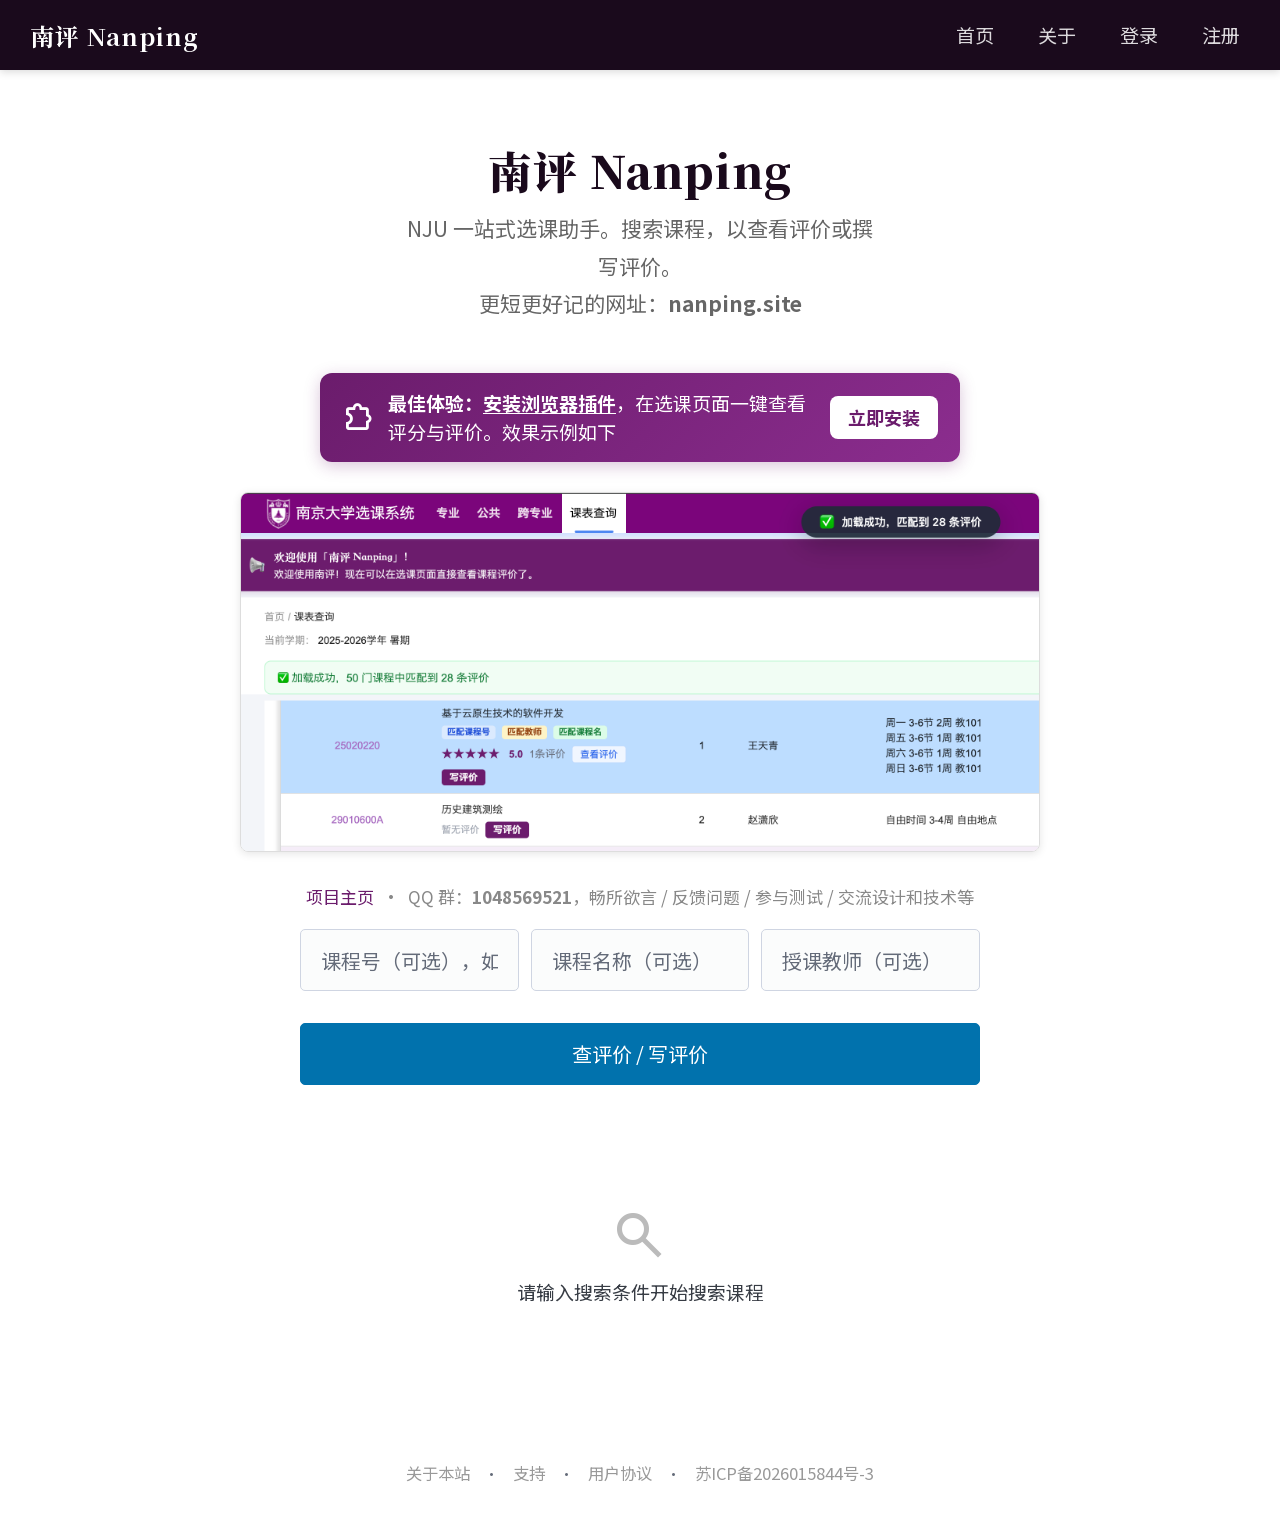
<file: frontend/index.html>
<!DOCTYPE html>
<html lang="zh-CN" data-theme="light">
<head>
  <meta charset="UTF-8">
  <meta name="viewport" content="width=device-width, initial-scale=1.0">
  <title>南评 Nanping</title>
<link rel="preload" href="fonts/material-symbols-outlined.woff2" as="font" type="font/woff2" crossorigin>

  <link rel="stylesheet" href="css/pico.classless.min.css">
<link rel="stylesheet" href="css/style.css">
<link rel="stylesheet" href="fonts/noto-sans-sc/index.css">
<link rel="stylesheet" href="fonts/noto-serif-sc/index.css">
<script async src="https://pagead2.googlesyndication.com/pagead/js/adsbygoogle.js?client=ca-pub-5654370790110965"
     crossorigin="anonymous"></script>
</head>
<body>

<!-- NAV-START -->
<nav class="nanping-nav">
  <div class="nav-brand">
    <a href="/">南评 Nanping</a>
  </div>
  <div class="nav-links" id="nav-auth-links">
    <a href="/">首页</a>
    <a href="/about">关于</a>
    <a href="/support">支持</a>
    <a href="/login">登录</a>
    <a href="/register">注册</a>
  </div>
</nav>
<!-- NAV-END -->

<main class="container">
  <!-- Hero -->
  <section class="hero">
    <h1>南评 Nanping</h1>
    <p>NJU 一站式选课助手。搜索课程，以查看评价或撰写评价。</p>
    <p>更短更好记的网址：<strong>nanping.site</strong></p>

  </section>

  <!-- 插件推广贴纸 -->
  <div class="extension-sticker">
    <span class="material-symbols-outlined">&#xE87B;</span>
    <div class="sticker-content">
      <strong>最佳体验：</strong><a href="/download">安装浏览器插件</a>，在选课页面一键查看评分与评价。效果示例如下
    </div>
    <a class="sticker-btn" href="/download">立即安装</a>
  </div>

  <p style="text-align:center; margin: 0.5rem 0 1.5rem;">
    <img src="screenshots/example.png" alt="插件效果示例" style="max-width:100%; max-height:360px; border-radius:8px; border:1px solid #ddd; box-shadow:0 2px 8px rgba(0,0,0,0.1);">
  </p>

  <!-- 搜索表单 -->
  <section class="search-section">
    <p class="info-links">
      <a href="https://github.com/549w/nanping" target="_blank">项目主页</a>
      &nbsp;·&nbsp; QQ 群：<strong>1048569521</strong>，畅所欲言 / 反馈问题 / 参与测试 / 交流设计和技术等 
    </p>
    <form id="search-form" autocomplete="off">
      <input type="text" name="code" placeholder="课程号（可选），如 25000700" aria-label="课程号">
      <input type="text" name="name" placeholder="课程名称（可选）" aria-label="课程名称">
      <input type="text" name="teacher" placeholder="授课教师（可选）" aria-label="授课教师">
      <button type="submit">查评价 / 写评价</button>
    </form>
  </section>

  <!-- 搜索结果 -->
  <section id="results-section">
    <div class="empty-state" id="initial-state">
      <div class="empty-icon"><span class="material-symbols-outlined">&#xEF7A;</span></div>
      <p>请输入搜索条件开始搜索课程</p>
    </div>
  </section>
</main>

<footer class="nanping-footer">
  <a href="/about">关于本站</a>
  <span style="margin: 0 0.5rem; color: var(--pico-muted-color);">·</span>
  <a href="/support">支持</a>
  <span style="margin: 0 0.5rem; color: var(--pico-muted-color);">·</span>
  <a href="/terms">用户协议</a>
  <span style="margin: 0 0.5rem; color: var(--pico-muted-color);">·</span>
  <a href="https://beian.miit.gov.cn/" target="_blank">苏ICP备2026015844号-3</a>
</footer>

<script type="module">
import { escapeHtml, renderStars, renderPagination, showToast } from "./js/utils.js";
import { updateNav } from "./js/auth.js";
import { searchCourses } from "./js/api.js";

// ---- 页面状态 ----
let currentPage = 1;
let currentPageSize = 20;
let lastSearchParams = null;

// ---- 初始化 ----
updateNav();

// ---- 搜索表单 ----
const searchForm = document.getElementById("search-form");
const resultsSection = document.getElementById("results-section");

searchForm.addEventListener("submit", async (e) => {
  e.preventDefault();
  const formData = new FormData(searchForm);
  const code = formData.get("code").trim();
  const name = formData.get("name").trim();
  const teacher = formData.get("teacher").trim();

  // 客户端校验：至少一个搜索条件
  if (!code && !name && !teacher) {
    showToast("至少填写一个搜索条件，才能搜索哦。", "error");
    return;
  }

  lastSearchParams = { code, name, teacher };
  currentPage = 1;
  await doSearch();
});

// ---- 执行搜索 ----
async function doSearch() {
  const submitBtn = searchForm.querySelector("button[type=submit]");
  submitBtn.disabled = true;
  submitBtn.textContent = "搜索中...";

  resultsSection.innerHTML = `
    <div class="loading-container">
      <div class="loading-spinner"></div>
      <p>搜索中...</p>
    </div>
  `;

  const result = await searchCourses({
    ...lastSearchParams,
    page: currentPage,
    pageSize: currentPageSize,
  });

  submitBtn.disabled = false;
  submitBtn.textContent = "搜索";

  if (!result.ok) {
    resultsSection.innerHTML = `
      <div class="empty-state">
        <div class="empty-icon"><span class="material-symbols-outlined">&#xF083;</span></div>
        <p>${escapeHtml(result.error || "搜索失败，请重试。如果问题持续存在，请联系作者。")}</p>
      </div>
    `;
    showToast(result.error || "搜索失败", "error");
    return;
  }

  renderResults(result.data);
}

// ---- 渲染结果 ----
function renderResults(data) {
  const { items, total, page, page_size } = data;

  if (items.length === 0) {
    resultsSection.innerHTML = `
      <div class="empty-state">
        <div class="empty-icon"><span class="material-symbols-outlined">&#xE811;</span></div>
        <p>未找到相关课程，请尝试其他搜索条件</p>
      </div>
    `;
    return;
  }

  let html = '<div class="course-grid">';
  for (const course of items) {
    const courseJson = escapeHtml(JSON.stringify({
      id: course.id,
      code: course.code,
      name: course.name,
      teacher: course.teacher,
      department: course.department,
      credits: course.credits,
      avg_rating: course.avg_rating,
      review_count: course.review_count,
    }));
    html += `
      <div class="course-card" data-course='${courseJson}' tabindex="0" role="link">
        <div class="card-code">${escapeHtml(course.code)}</div>
        <div class="card-name">${escapeHtml(course.name)}</div>
        <div class="card-meta">
          教师：${escapeHtml(course.teacher)}
          ${course.department ? ` · ${escapeHtml(course.department)}` : ""}
          ${course.credits != null ? ` · ${course.credits} 学分` : ""}
        </div>
        ${course.semesters?.length ? `<div class="card-semester">最近开课：${escapeHtml(course.semesters[0])}</div>` : ""}
        <div class="card-footer">
          <span>${renderStars(course.avg_rating)} <span class="rating-score">${course.avg_rating != null ? course.avg_rating.toFixed(2) : '-'}</span></span>
          <span class="review-count">${course.review_count} 条评价</span>
        </div>
      </div>`;
  }
  html += "</div>";

  // 分页
  html += renderPagination(page, page_size, total);

  resultsSection.innerHTML = html;

  // 绑定课程卡片点击
  resultsSection.querySelectorAll(".course-card").forEach((card) => {
    const clickHandler = () => {
      const courseData = JSON.parse(card.dataset.course);
      sessionStorage.setItem(`course_${courseData.id}`, JSON.stringify(courseData));
      window.location.href = `/course?from=search&id=${courseData.id}`;
    };
    card.addEventListener("click", clickHandler);
    card.addEventListener("keydown", (e) => {
      if (e.key === "Enter" || e.key === " ") {
        e.preventDefault();
        clickHandler();
      }
    });
  });

  // 绑定分页按钮
  resultsSection.querySelectorAll(".pagination button[data-page]").forEach((btn) => {
    btn.addEventListener("click", async () => {
      const newPage = parseInt(btn.dataset.page, 10);
      if (newPage < 1 || newPage > Math.ceil(total / page_size)) return;
      currentPage = newPage;
      resultsSection.scrollIntoView({ behavior: "smooth" });
      await doSearch();
    });
  });
}
</script>

</body>
</html>
</file>
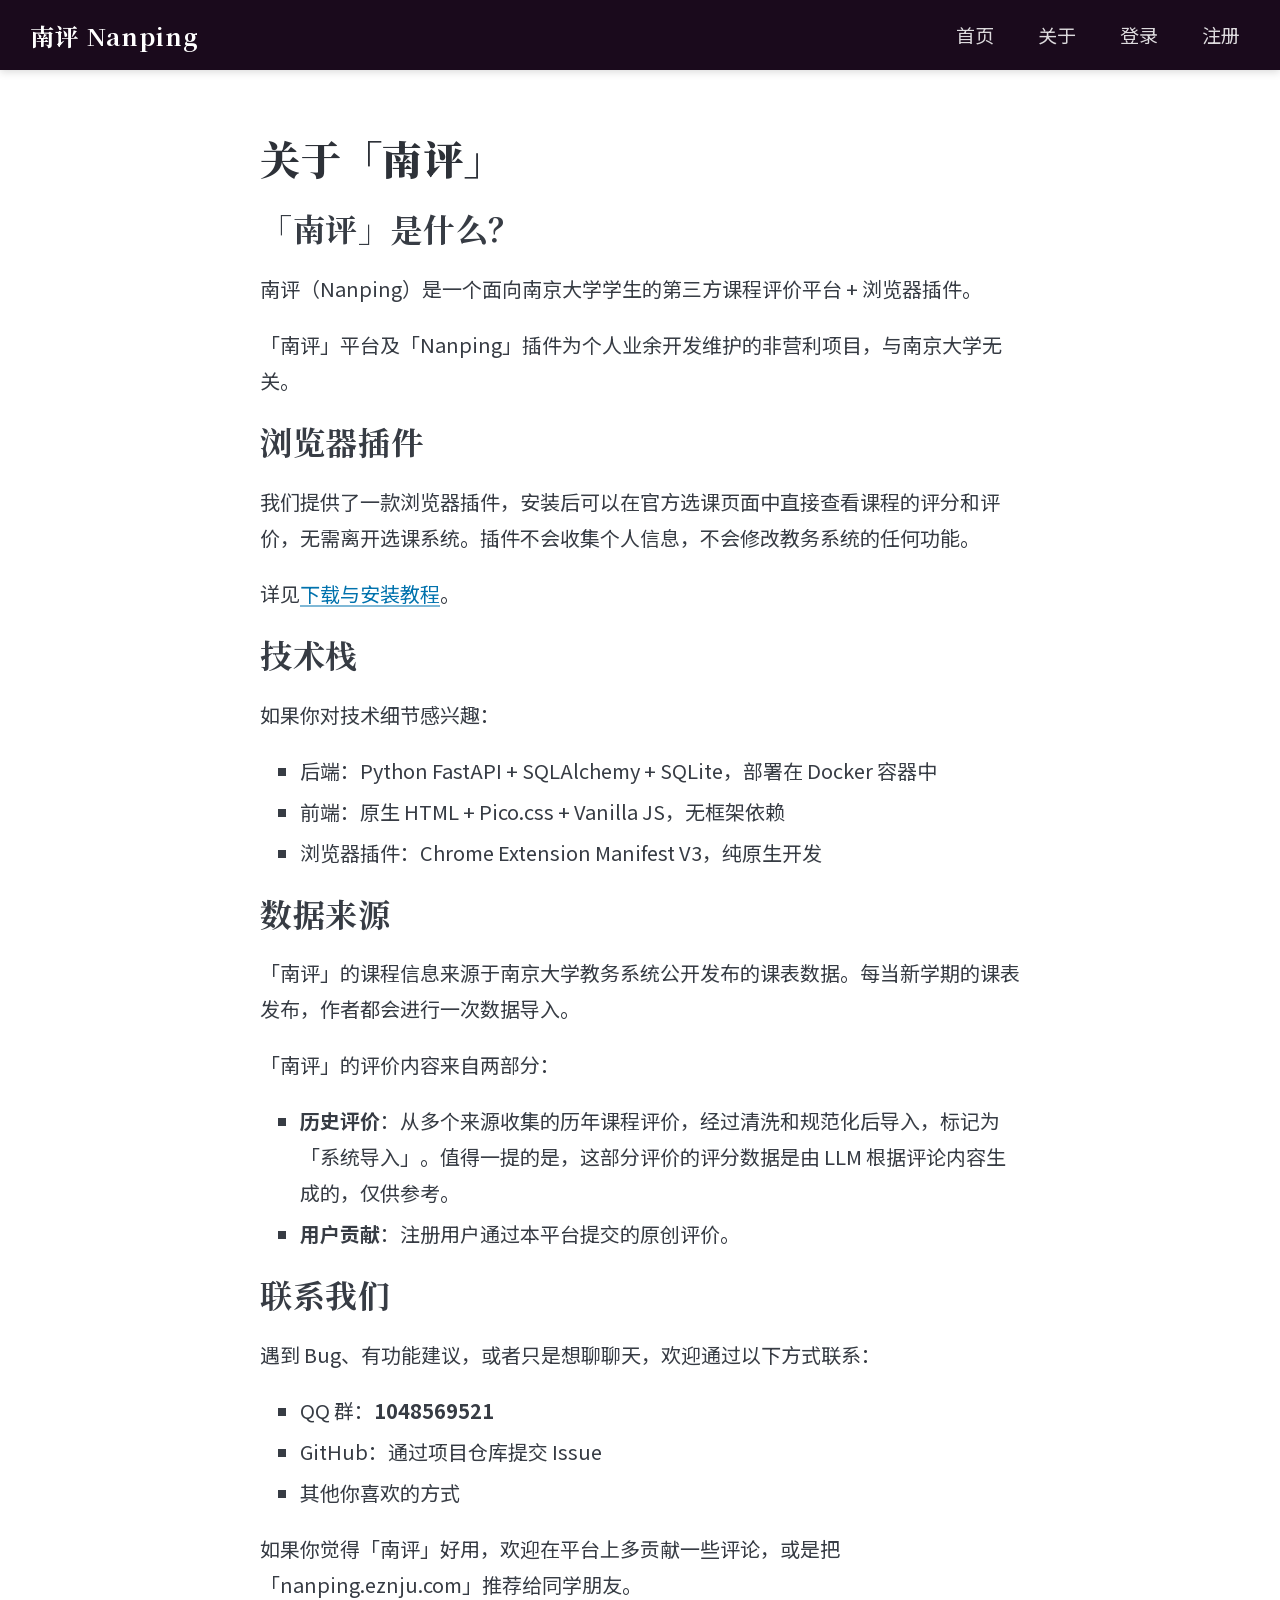
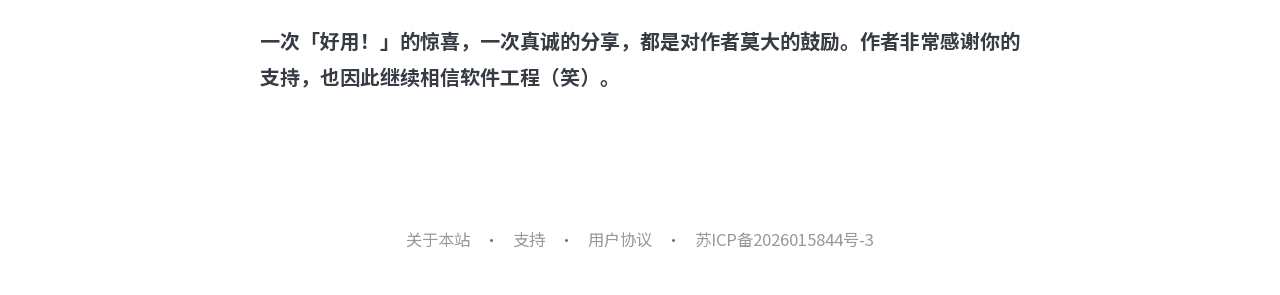
<file: frontend/about.html>
<!DOCTYPE html>
<html lang="zh-CN" data-theme="light">
<head>
  <meta charset="UTF-8">
  <meta name="viewport" content="width=device-width, initial-scale=1.0">
  <title>关于本站 — 南评 Nanping</title>
<link rel="preload" href="fonts/material-symbols-outlined.woff2" as="font" type="font/woff2" crossorigin>

  <link rel="stylesheet" href="css/pico.classless.min.css">
<link rel="stylesheet" href="css/style.css">
<link rel="stylesheet" href="fonts/noto-sans-sc/index.css">
<link rel="stylesheet" href="fonts/noto-serif-sc/index.css">
<script async src="https://pagead2.googlesyndication.com/pagead/js/adsbygoogle.js?client=ca-pub-5654370790110965"
     crossorigin="anonymous"></script>
</head>
<body>

<!-- NAV-START -->
<nav class="nanping-nav">
  <div class="nav-brand">
    <a href="/">南评 Nanping</a>
  </div>
  <div class="nav-links" id="nav-auth-links">
    <a href="/">首页</a>
    <a href="/about">关于</a>
    <a href="/support">支持</a>
    <a href="/login">登录</a>
    <a href="/register">注册</a>
  </div>
</nav>
<!-- NAV-END -->

<main class="container" style="max-width: 760px; margin-top: 2rem; margin-bottom: 3rem;">
  <h1>关于「南评」</h1>

  <section>
    <h2>「南评」是什么？</h2>
    <p>南评（Nanping）是一个面向南京大学学生的第三方课程评价平台 + 浏览器插件。</p>
    <p>「南评」平台及「Nanping」插件为个人业余开发维护的非营利项目，与南京大学无关。</p>
  </section>

  <section>
    <h2>浏览器插件</h2>
    <p>我们提供了一款浏览器插件，安装后可以在官方选课页面中直接查看课程的评分和评价，无需离开选课系统。插件不会收集个人信息，不会修改教务系统的任何功能。</p>
    <p>详见<a href="/download">下载与安装教程</a>。</p>
  </section>

  <section>
    <h2>技术栈</h2>
    <p>如果你对技术细节感兴趣：</p>
    <ul>
      <li>后端：Python FastAPI + SQLAlchemy + SQLite，部署在 Docker 容器中</li>
      <li>前端：原生 HTML + Pico.css + Vanilla JS，无框架依赖</li>
      <li>浏览器插件：Chrome Extension Manifest V3，纯原生开发</li>
    </ul>
  </section>

  <section>
    <h2>数据来源</h2>
    <p>「南评」的课程信息来源于南京大学教务系统公开发布的课表数据。每当新学期的课表发布，作者都会进行一次数据导入。</p>
    <p>「南评」的评价内容来自两部分：</p>
    <ul>
      <li><strong>历史评价</strong>：从多个来源收集的历年课程评价，经过清洗和规范化后导入，标记为「系统导入」。值得一提的是，这部分评价的评分数据是由 LLM 根据评论内容生成的，仅供参考。</li>
      <li><strong>用户贡献</strong>：注册用户通过本平台提交的原创评价。</li>
    </ul>
  </section>

  <section>
    <h2>联系我们</h2>
    <p>遇到 Bug、有功能建议，或者只是想聊聊天，欢迎通过以下方式联系：</p>
    <ul>
      <li>QQ 群：<strong>1048569521</strong></li>
      <li>GitHub：通过项目仓库提交 Issue</li>
      <li>其他你喜欢的方式</li>
    </ul>
    <p>如果你觉得「南评」好用，欢迎在平台上多贡献一些评论，或是把「nanping.eznju.com」推荐给同学朋友。</p>
    <p><strong>一次「好用！」的惊喜，一次真诚的分享，都是对作者莫大的鼓励。作者非常感谢你的支持，也因此继续相信软件工程（笑）。</strong></p>
  </section>
</main>

<footer class="nanping-footer">
  <a href="/about">关于本站</a>
  <span style="margin: 0 0.5rem; color: var(--pico-muted-color);">·</span>
  <a href="/support">支持</a>
  <span style="margin: 0 0.5rem; color: var(--pico-muted-color);">·</span>
  <a href="/terms">用户协议</a>
  <span style="margin: 0 0.5rem; color: var(--pico-muted-color);">·</span>
  <a href="https://beian.miit.gov.cn/" target="_blank">苏ICP备2026015844号-3</a>
</footer>

<script type="module">
import { updateNav } from "./js/auth.js";
updateNav();
</script>

</body>
</html>
</file>
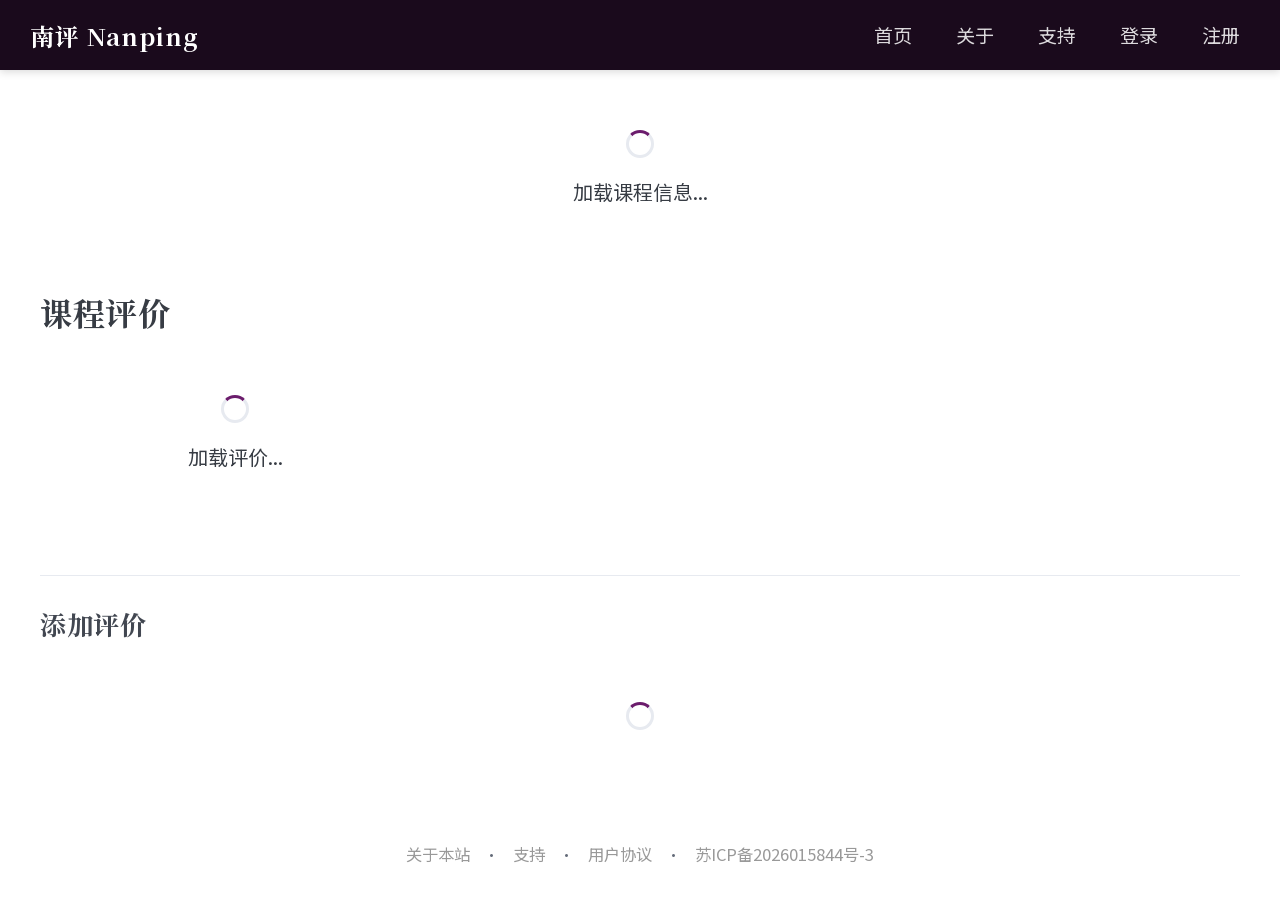
<file: frontend/course.html>
<!DOCTYPE html>
<html lang="zh-CN" data-theme="light">
<head>
  <meta charset="UTF-8">
  <meta name="viewport" content="width=device-width, initial-scale=1.0">
  <title>课程详情 — 南评 Nanping</title>
<link rel="preload" href="fonts/material-symbols-outlined.woff2" as="font" type="font/woff2" crossorigin>

  <link rel="stylesheet" href="css/pico.classless.min.css">
<link rel="stylesheet" href="css/style.css">
<link rel="stylesheet" href="fonts/noto-sans-sc/index.css">
<link rel="stylesheet" href="fonts/noto-serif-sc/index.css">
<script async src="https://pagead2.googlesyndication.com/pagead/js/adsbygoogle.js?client=ca-pub-5654370790110965"
     crossorigin="anonymous"></script>
</head>
<body>

<!-- NAV-START -->
<nav class="nanping-nav">
  <div class="nav-brand">
    <a href="/">南评 Nanping</a>
  </div>
  <div class="nav-links" id="nav-auth-links">
    <a href="/">首页</a>
    <a href="/about">关于</a>
    <a href="/support">支持</a>
    <a href="/login">登录</a>
    <a href="/register">注册</a>
  </div>
</nav>
<!-- NAV-END -->

<main class="container">

  <!-- 课程信息头部 -->
  <section id="course-header-section">
    <div class="loading-container">
      <div class="loading-spinner"></div>
      <p>加载课程信息...</p>
    </div>
  </section>

  <!-- 评价列表 -->
  <section id="review-list-section">
    <h2>课程评价</h2>
    <div id="review-list">
      <div class="loading-container">
        <div class="loading-spinner"></div>
        <p>加载评价...</p>
      </div>
    </div>
  </section>

  <!-- 添加评价 -->
  <section id="add-review-section" class="add-review-section">
    <h3>添加评价</h3>
    <div id="add-review-content">
      <div class="loading-container">
        <div class="loading-spinner"></div>
      </div>
    </div>
  </section>

</main>

<footer class="nanping-footer">
  <a href="/about">关于本站</a>
  <span style="margin: 0 0.5rem; color: var(--pico-muted-color);">·</span>
  <a href="/support">支持</a>
  <span style="margin: 0 0.5rem; color: var(--pico-muted-color);">·</span>
  <a href="/terms">用户协议</a>
  <span style="margin: 0 0.5rem; color: var(--pico-muted-color);">·</span>
  <a href="https://beian.miit.gov.cn/" target="_blank">苏ICP备2026015844号-3</a>
</footer>

<script type="module">
import { escapeHtml, formatDate, getQueryParam, renderStars, renderPagination, showToast, setButtonLoading } from "./js/utils.js";
import { isLoggedIn, requireAuth, removeToken, updateNav } from "./js/auth.js";
import { searchCourses, getCourseDetail, getReviews, addReview } from "./js/api.js";

// ---- 初始化 ----
const courseIdStr = getQueryParam("id");
const sourceFrom = getQueryParam("from") || null;  // 来源追踪
if (!courseIdStr) {
  document.getElementById("course-header-section").innerHTML = `
    <div class="empty-state">
      <div class="empty-icon"><span class="material-symbols-outlined">&#xF083;</span></div>
      <p>请在<a href="/">课程搜索页面</a>选择一门课程</p>
    </div>`;
  document.getElementById("review-list-section").hidden = true;
  document.getElementById("add-review-section").hidden = true;
}

const courseId = parseInt(courseIdStr, 10);
updateNav();

// ---- 加载课程信息 ----
let courseData = null;
let availableSemesters = []; // [{semester, major}, ...]

async function loadCourseInfo() {
  const headerSection = document.getElementById("course-header-section");

  const result = await getCourseDetail(courseId);

  if (!result.ok) {
    if (result.status === 404) {
      headerSection.innerHTML = `
        <div class="empty-state">
          <div class="empty-icon"><span class="material-symbols-outlined">&#xE811;</span></div>
          <p>课程不存在或已删除</p>
          <p><a href="/">返回搜索</a></p>
        </div>`;
      document.getElementById("review-list-section").hidden = true;
      document.getElementById("add-review-section").hidden = true;
    } else {
      headerSection.innerHTML = `
        <div class="empty-state">
          <p>加载课程信息失败：${escapeHtml(result.error || "请重试")}</p>
        </div>`;
    }
    return;
  }

  courseData = result.data;
  availableSemesters = result.data.semesters || [];

  // 缓存到 sessionStorage，供搜索页跳转回来时使用
  sessionStorage.setItem(`course_${courseId}`, JSON.stringify(courseData));

  renderCourseHeader(courseData);
  // 课程信息加载完成后重新渲染评价表单（以填充学期下拉）
  renderAddReviewForm();
}

function renderCourseHeader(data) {
  const headerSection = document.getElementById("course-header-section");
  const uniqueSemesters = [...new Set(availableSemesters.map(s => s.semester))].sort().reverse();
  const semestersHtml = uniqueSemesters.length
    ? `<div class="header-semesters">
        <span class="semesters-label">开课学期：</span>
        ${uniqueSemesters.map(s => `<span class="semester-badge">${escapeHtml(s)}</span>`).join("")}
      </div>`
    : "";

  headerSection.innerHTML = `
    <div class="course-header">
      <p class="header-code">${escapeHtml(data.code)}</p>
      <h1>${escapeHtml(data.name)}</h1>
      <div class="header-meta">
        <span>教师：${escapeHtml(data.teacher)}</span>
        ${data.department ? `<span>开课院系：${escapeHtml(data.department)}</span>` : ""}
        ${data.credits != null ? `<span>${data.credits} 学分</span>` : ""}
      </div>
      ${semestersHtml}
      <div class="header-stats">
        <span>${renderStars(data.avg_rating)}</span>
        <span class="header-avg">${data.avg_rating != null ? data.avg_rating.toFixed(1) + " 分" : ""}</span>
        <span>${data.review_count || 0} 条评价</span>
      </div>
    </div>`;
}

// ---- 加载评价列表 ----
let reviewPage = 1;

async function loadReviews() {
  const listEl = document.getElementById("review-list");
  listEl.innerHTML = `
    <div class="loading-container">
      <div class="loading-spinner"></div>
      <p>加载评价...</p>
    </div>`;

  const result = await getReviews(courseId, reviewPage, 20);

  // 401 处理
  if (!result.ok && result.error === "UNAUTHORIZED") {
    removeToken();
    requireAuth();
    return;
  }

  if (!result.ok) {
    listEl.innerHTML = `
      <div class="empty-state">
        <p>加载评价失败：${escapeHtml(result.error || "请重试")}</p>
      </div>`;
    return;
  }

  renderReviews(result.data);
}

function renderReviews(data) {
  const listEl = document.getElementById("review-list");
  const { items, total, page, page_size } = data;

  if (items.length === 0) {
    listEl.innerHTML = `
      <div class="empty-state">
        <div class="empty-icon"><span class="material-symbols-outlined">&#xE560;</span></div>
        <p>暂无评价，成为第一个评价的人吧！</p>
      </div>`;
    return;
  }

  let html = "";
  for (const review of items) {
    html += `
      <div class="review-card${review.is_anonymous ? " is-anonymous" : ""}">
        <div class="review-header">
          <span>${renderStars(review.rating)}</span>
        </div>
        <div class="review-content">${escapeHtml(review.content)}</div>
        <div class="review-footer">
          ${review.semester ? `<span class="semester-badge">${escapeHtml(review.semester)}</span>` : ""}
          <span>${review.is_anonymous ? "匿名" : escapeHtml(review.user_email || "未知")}</span>
          <span>${formatDate(review.created_at)}</span>
        </div>
      </div>`;
  }

  html += renderPagination(page, page_size, total);
  listEl.innerHTML = html;

  // 分页事件
  listEl.querySelectorAll(".pagination button[data-page]").forEach((btn) => {
    btn.addEventListener("click", () => {
      const newPage = parseInt(btn.dataset.page, 10);
      if (newPage < 1 || newPage > Math.ceil(total / page_size)) return;
      reviewPage = newPage;
      document.getElementById("review-list-section").scrollIntoView({ behavior: "smooth" });
      loadReviews();
    });
  });
}

// ---- 学期下拉菜单 ----
function renderSemesterSelect() {
  // 按学期降序去重（同一学期多个专业只保留学期值）
  const uniqueSemesters = [...new Set(availableSemesters.map(s => s.semester))].sort().reverse();

  if (uniqueSemesters.length === 0) {
    return `
      <label>
        学期
        <select name="semester" disabled>
          <option value="">暂无开课学期记录</option>
        </select>
      </label>
      <div id="semester-error" class="field-error" hidden>该课程暂无开课学期记录，无法提交评价</div>`;
  }

  const options = uniqueSemesters.map(
    sem => `<option value="${escapeHtml(sem)}">${escapeHtml(sem)}</option>`
  ).join("");

  return `
    <label>
      上课学期
      <select name="semester" required>
        <option value="">请选择你上这门课的学期</option>
        ${options}
      </select>
    </label>
    <div id="semester-error" class="field-error" hidden>请选择上课学期</div>`;
}

// ---- 添加评价表单 ----
function renderAddReviewForm() {
  const container = document.getElementById("add-review-content");

  if (!isLoggedIn()) {
    container.innerHTML = `
      <div class="login-prompt">
        <p><a href="/login?redirect=${encodeURIComponent(window.location.href)}">登录</a>后即可评价</p>
      </div>`;
    return;
  }

  container.innerHTML = `
    <form id="review-form" autocomplete="off">
      <!-- 星星评分 -->
      <label>评分</label>
      <div class="star-input" id="star-input">
        <span class="star" data-value="1"><span class="material-symbols-outlined">&#xF09A;</span></span>
        <span class="star" data-value="2"><span class="material-symbols-outlined">&#xF09A;</span></span>
        <span class="star" data-value="3"><span class="material-symbols-outlined">&#xF09A;</span></span>
        <span class="star" data-value="4"><span class="material-symbols-outlined">&#xF09A;</span></span>
        <span class="star" data-value="5"><span class="material-symbols-outlined">&#xF09A;</span></span>
      </div>
      <input type="hidden" name="rating" id="rating-value" value="0">
      <div id="rating-error" class="field-error" hidden>请选择评分</div>

      <!-- 评价内容 -->
      <label style="margin-top: 1rem;">
        评价内容
        <textarea name="content" id="review-content" rows="5"
                  placeholder="写下你对这门课的评价（1-5000 字）"
                  maxlength="5000" required></textarea>
        <div class="char-counter" id="char-counter">0/5000</div>
      </label>
      <div id="content-error" class="field-error" hidden>请输入评价内容</div>

      <!-- 学期 -->
      ${renderSemesterSelect()}

      <!-- 匿名 -->
      <label>
        <input type="checkbox" name="is_anonymous">
        匿名发布（评价中将不显示你的邮箱）
      </label>

      <button type="submit" id="submit-review-btn">提交评价</button>
      <div id="submit-error" class="field-error" hidden></div>
    </form>`;

  bindStarInput();
  bindCharCounter();
  bindReviewForm();
}

// ---- 星星输入交互 ----
function bindStarInput() {
  const starContainer = document.getElementById("star-input");
  const ratingInput = document.getElementById("rating-value");
  const stars = starContainer.querySelectorAll(".star");

  function highlight(value) {
    stars.forEach((s) => {
      const v = parseInt(s.dataset.value, 10);
      s.classList.toggle("active", v <= value);
    });
  }

  stars.forEach((star) => {
    star.addEventListener("click", () => {
      const value = parseInt(star.dataset.value, 10);
      ratingInput.value = value;
      highlight(value);
      document.getElementById("rating-error").hidden = true;
    });
    star.addEventListener("mouseenter", () => {
      const value = parseInt(star.dataset.value, 10);
      stars.forEach((s) => {
        const v = parseInt(s.dataset.value, 10);
        s.classList.toggle("hover", v <= value);
      });
    });
  });

  starContainer.addEventListener("mouseleave", () => {
    stars.forEach((s) => s.classList.remove("hover"));
  });
}

// ---- 字数统计 ----
function bindCharCounter() {
  const textarea = document.getElementById("review-content");
  const counter = document.getElementById("char-counter");
  textarea.addEventListener("input", () => {
    const len = textarea.value.length;
    counter.textContent = `${len}/5000`;
    counter.className = "char-counter";
    if (len > 4500) counter.classList.add("near-limit");
    if (len >= 5000) counter.classList.add("at-limit");
  });
}

// ---- 提交评价 ----
function bindReviewForm() {
  const form = document.getElementById("review-form");
  const ratingInput = document.getElementById("rating-value");
  const contentInput = document.getElementById("review-content");
  const ratingError = document.getElementById("rating-error");
  const contentError = document.getElementById("content-error");
  const semesterError = document.getElementById("semester-error");
  const submitError = document.getElementById("submit-error");
  const submitBtn = document.getElementById("submit-review-btn");

  form.addEventListener("submit", async (e) => {
    e.preventDefault();
    ratingError.hidden = true;
    contentError.hidden = true;
    if (semesterError) semesterError.hidden = true;
    submitError.hidden = true;

    const rating = parseInt(ratingInput.value, 10);
    const content = contentInput.value.trim();
    const formData = new FormData(form);
    const semesterRaw = formData.get("semester");
    const semester = semesterRaw ? semesterRaw.trim() : "";
    const isAnonymous = formData.get("is_anonymous") === "on";

    // 校验
    let valid = true;
    if (rating < 1 || rating > 5) {
      ratingError.hidden = false;
      valid = false;
    }
    if (!content) {
      contentError.hidden = false;
      valid = false;
    }
    if (content.length > 5000) {
      contentError.textContent = "评价内容不能超过 5000 字";
      contentError.hidden = false;
      valid = false;
    }
    if (!semester) {
      if (semesterError) semesterError.hidden = false;
      valid = false;
    }
    if (!valid) return;

    setButtonLoading(submitBtn, true);

    const result = await addReview({
      courseId,
      rating,
      content,
      semester,
      isAnonymous,
      referrer: sourceFrom,
    });

    if (!result.ok && result.error === "UNAUTHORIZED") {
      removeToken();
      requireAuth();
      return;
    }

    setButtonLoading(submitBtn, false);

    if (result.ok) {
      showToast("评价提交成功", "success");
      // 重置表单
      ratingInput.value = "0";
      contentInput.value = "";
      document.getElementById("char-counter").textContent = "0/5000";
      document.querySelectorAll("#star-input .star").forEach((s) => s.classList.remove("active"));
      // 刷新评价列表
      reviewPage = 1;
      loadReviews();
      // 刷新课程头部（评分可能变化）
      loadCourseInfo();
    } else {
      submitError.textContent = result.error || "提交失败，请重试";
      submitError.hidden = false;
      if (result.status === 429) {
        showToast("操作过于频繁，请稍后再试", "error");
      }
    }
  });

  // 选择学期后清除错误提示
  const semesterSelect = form.querySelector('select[name="semester"]');
  if (semesterSelect && semesterError) {
    semesterSelect.addEventListener("change", () => {
      semesterError.hidden = true;
    });
  }
}

// ---- 启动 ----
if (courseIdStr) {
  loadCourseInfo();
  loadReviews();
}
</script>

</body>
</html>
</file>
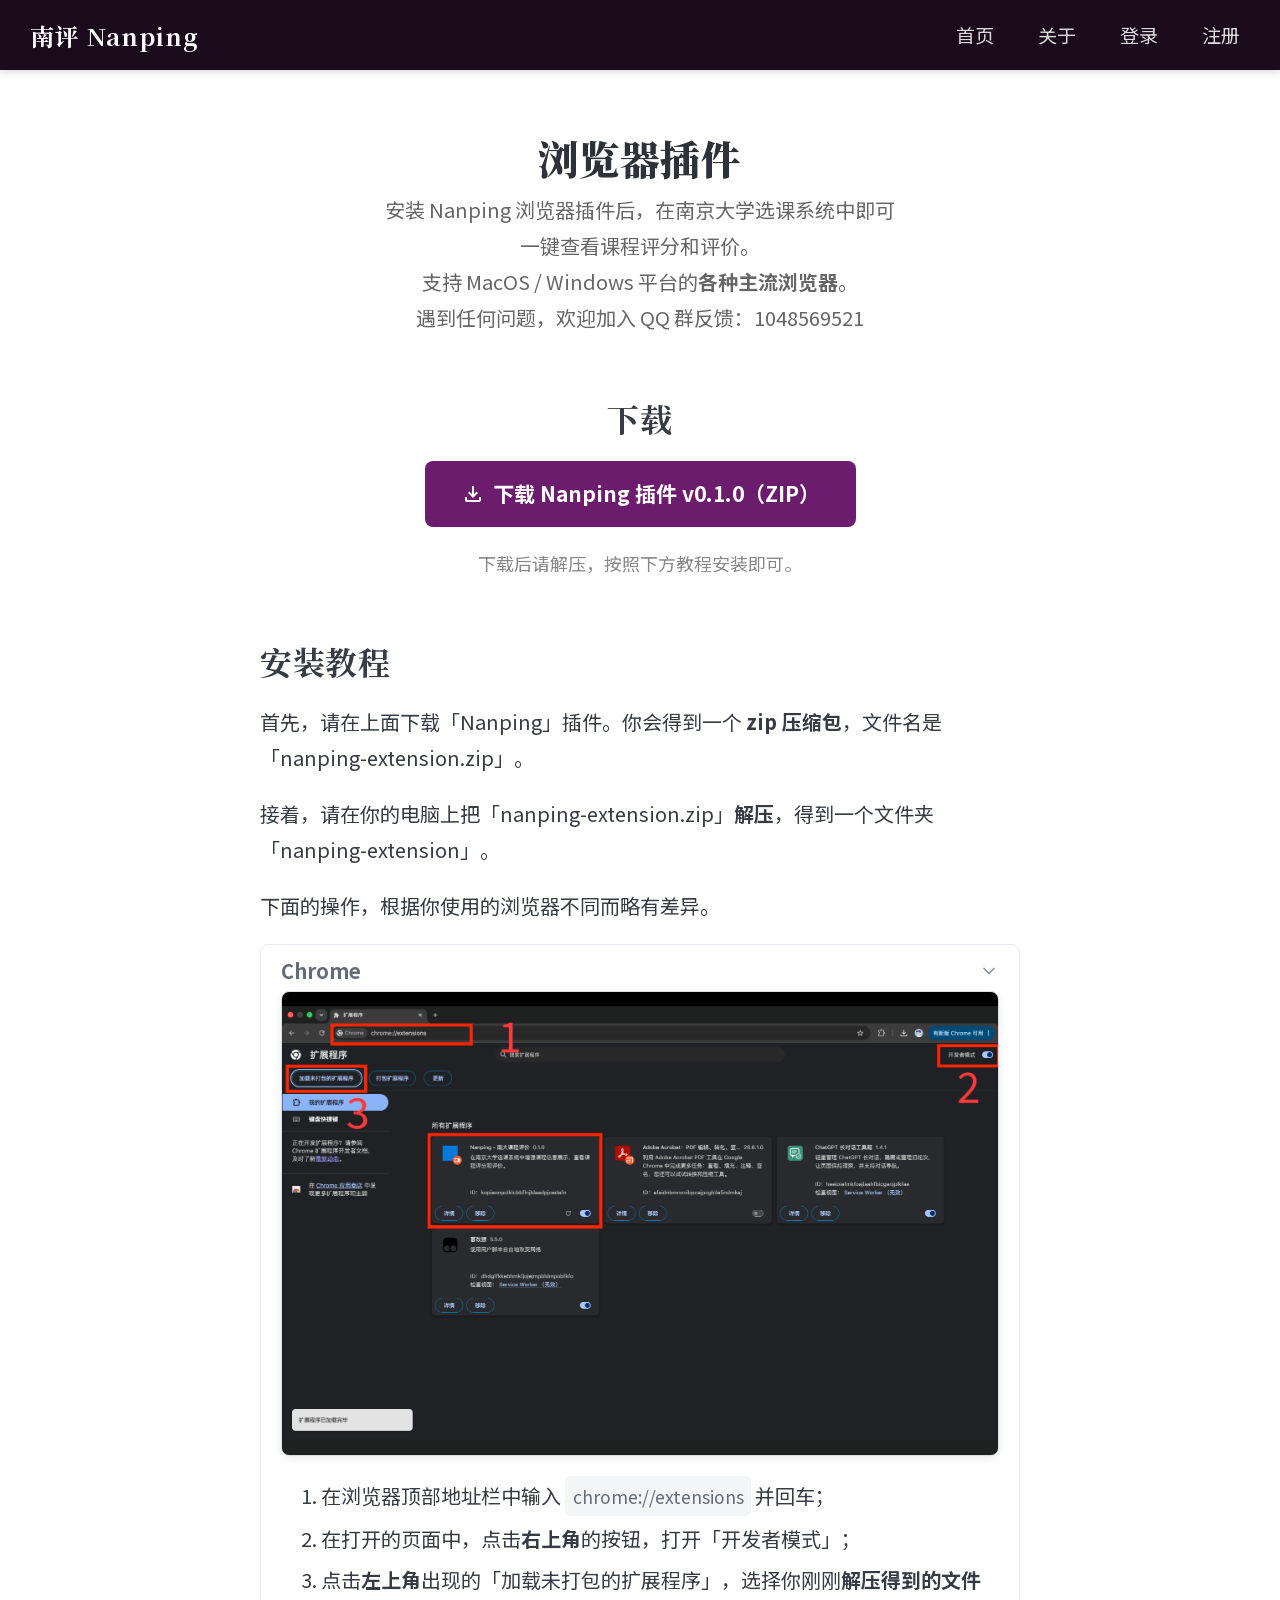
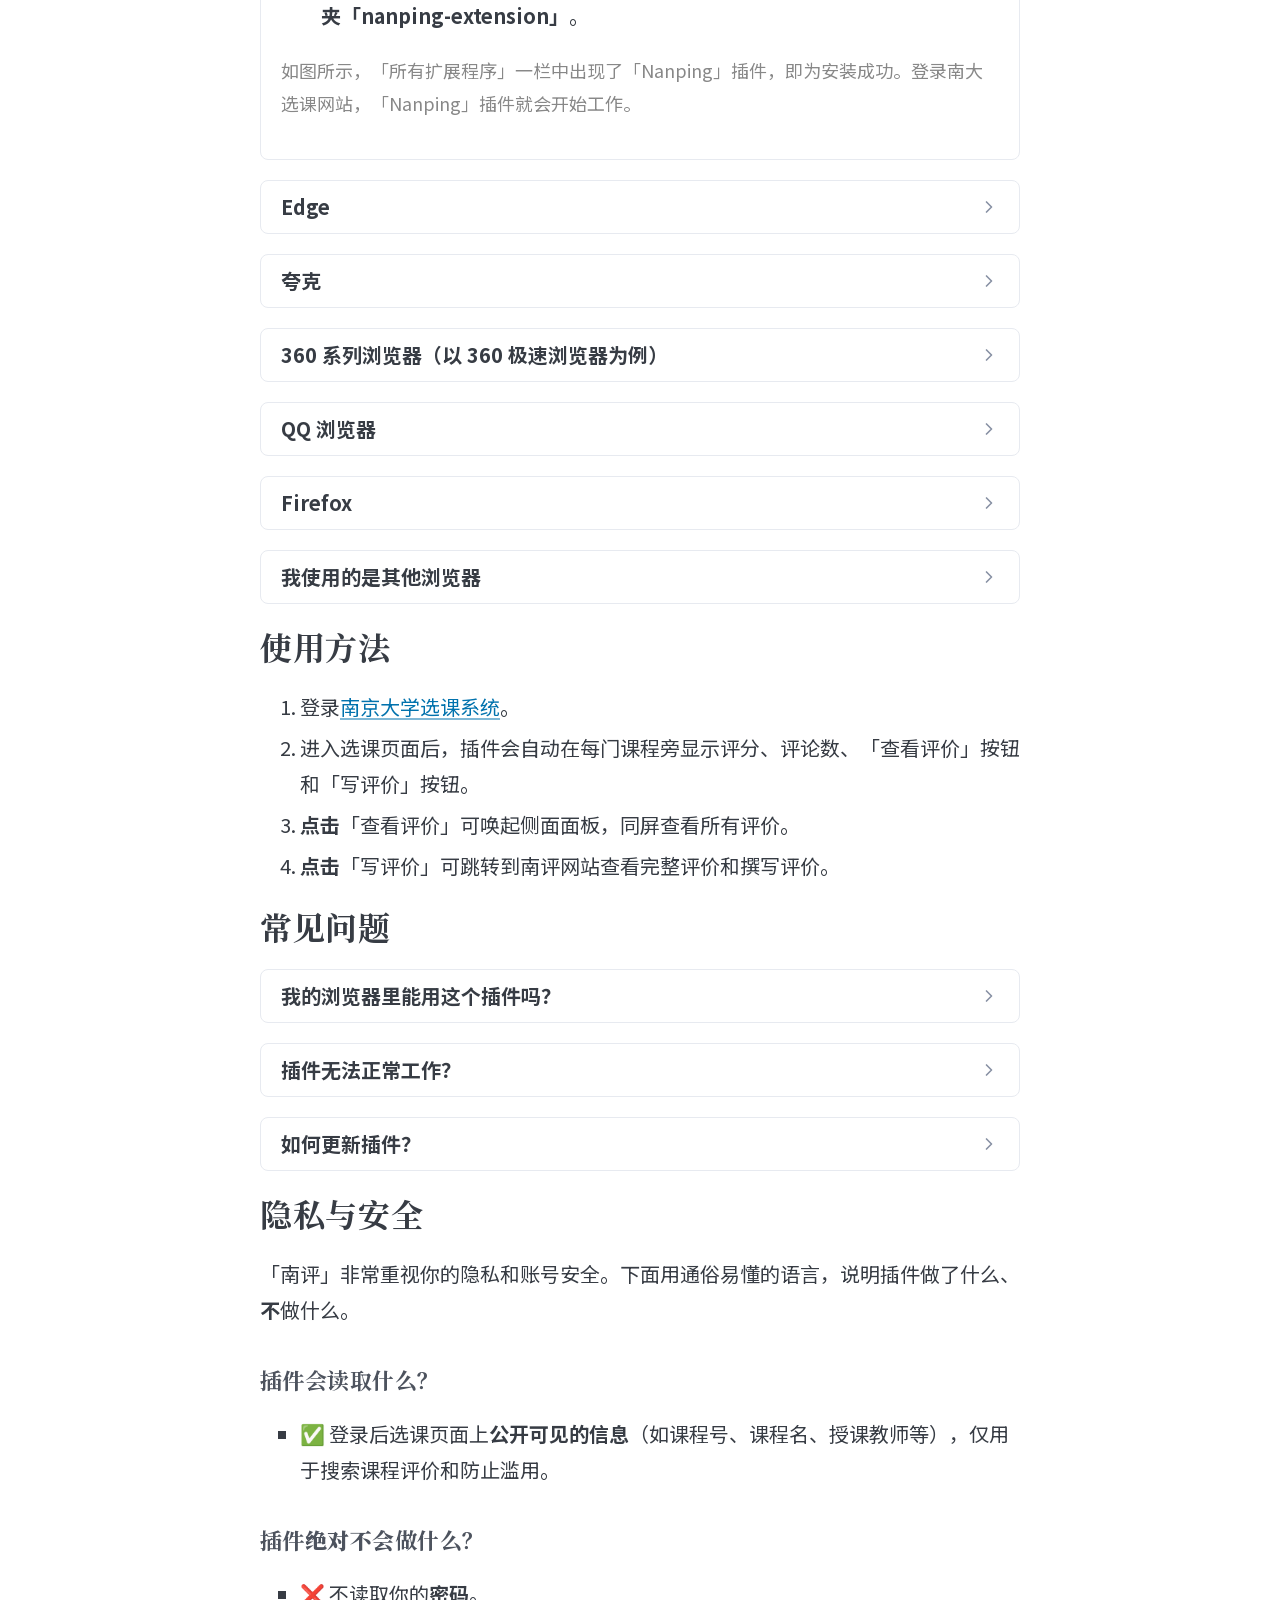
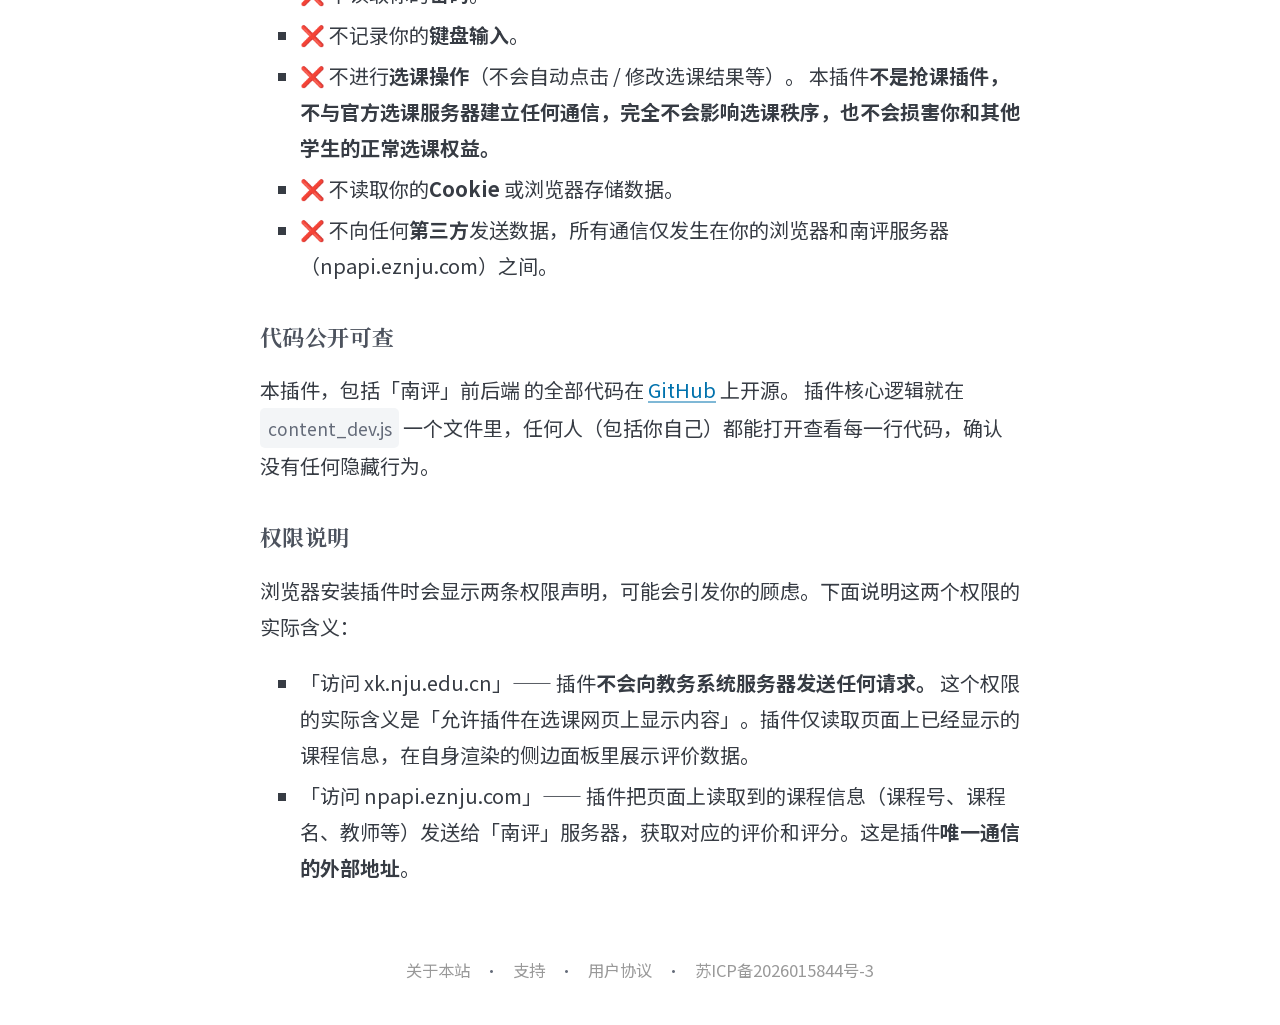
<file: frontend/download.html>
<!DOCTYPE html>
<html lang="zh-CN" data-theme="light">

<head>
  <meta charset="UTF-8">
  <meta name="viewport" content="width=device-width, initial-scale=1.0">
  <title>下载插件 — 南评 Nanping</title>
<link rel="preload" href="fonts/material-symbols-outlined.woff2" as="font" type="font/woff2" crossorigin>

  <link rel="stylesheet" href="css/pico.classless.min.css">
<link rel="stylesheet" href="css/style.css">
<link rel="stylesheet" href="fonts/noto-sans-sc/index.css">
<link rel="stylesheet" href="fonts/noto-serif-sc/index.css">
<script async src="https://pagead2.googlesyndication.com/pagead/js/adsbygoogle.js?client=ca-pub-5654370790110965"
     crossorigin="anonymous"></script>
</head>

<body>

  <!-- NAV-START -->
  <nav class="nanping-nav">
    <div class="nav-brand">
      <a href="/">南评 Nanping</a>
    </div>
    <div class="nav-links" id="nav-auth-links">
    <a href="/">首页</a>
    <a href="/about">关于</a>
    <a href="/support">支持</a>
    <a href="/login">登录</a>
    <a href="/register">注册</a>
    </div>
  </nav>
  <!-- NAV-END -->

  <main class="container" style="max-width: 760px;">

    <section class="download-hero">
      <h1>浏览器插件</h1>
      <p>安装 Nanping 浏览器插件后，在南京大学选课系统中即可一键查看课程评分和评价。</p>
      <p>支持 MacOS / Windows 平台的<strong>各种主流浏览器</strong>。</p>
      <p>遇到任何问题，欢迎加入 QQ 群反馈：1048569521</p>
    </section>

    <section class="download-section">
      <h2>下载</h2>
      <p>
        <a class="download-btn" href="nanping-extension.zip?v=20260712-1">
          <span class="material-symbols-outlined">&#xF090;</span>
          下载 Nanping 插件 v0.1.0（ZIP）
        </a>
      </p>
      <p style="color: #888; font-size: 0.9rem;">
        下载后请解压，按照下方教程安装即可。
      </p>
    </section>

    <section>
      <h2>安装教程</h2>

      <p>首先，请在上面下载「Nanping」插件。你会得到一个 <strong>zip 压缩包</strong>，文件名是「nanping-extension.zip」。</p>
      <p>接着，请在你的电脑上把「nanping-extension.zip」<strong>解压</strong>，得到一个文件夹「nanping-extension」。</p>
      <p>下面的操作，根据你使用的浏览器不同而略有差异。</p>

      <!-- Chrome -->
      <details open>
        <summary><strong>Chrome</strong></summary>
        <p>
          <img src="screenshots/chrome-1.png" alt="Chrome 安装示意图" style="max-width:100%; border-radius:8px; border:1px solid #ddd; box-shadow:0 2px 8px rgba(0,0,0,0.08);">
        </p>
        <ol>
          <li>在浏览器顶部地址栏中输入 <code>chrome://extensions</code> 并回车；</li>
          <li>在打开的页面中，点击<strong>右上角</strong>的按钮，打开「开发者模式」；</li>
          <li>点击<strong>左上角</strong>出现的「加载未打包的扩展程序」，选择你刚刚<strong>解压得到的文件夹「nanping-extension」</strong>。</li>
        </ol>
        <p style="color: #888; font-size: 0.9rem;">如图所示，「所有扩展程序」一栏中出现了「Nanping」插件，即为安装成功。登录南大选课网站，「Nanping」插件就会开始工作。</p>
      </details>

      <!-- Edge -->
      <details>
        <summary><strong>Edge</strong></summary>
        <p>
          <img src="screenshots/edge-1.png" alt="Edge 安装示意图" style="max-width:100%; border-radius:8px; border:1px solid #ddd; box-shadow:0 2px 8px rgba(0,0,0,0.08);">
        </p>
        <ol>
          <li>在浏览器顶部地址栏中输入 <code>edge://extensions</code> 并回车；</li>
          <li>在打开的页面中，点击<strong>左下角</strong>的按钮，打开「开发人员模式」；</li>
          <li>点击<strong>右上角</strong>出现的「加载解压缩的扩展」，选择你刚刚<strong>解压得到的文件夹「nanping-extension」</strong>。</li>
        </ol>
        <p style="color: #888; font-size: 0.9rem;">如图所示，「已安装的扩展」下面的「来自其他源」一栏中出现了「Nanping」插件，即为安装成功。登录南大选课网站，「Nanping」插件就会开始工作。</p>
      </details>

      <!-- 夸克 -->
      <details>
        <summary><strong>夸克</strong></summary>
        <p>
          <img src="screenshots/quark-1.png" alt="夸克 安装示意图" style="max-width:100%; border-radius:8px; border:1px solid #ddd; box-shadow:0 2px 8px rgba(0,0,0,0.08);">
        </p>
        <ol>
          <li>在浏览器顶部地址栏中输入 <code>quark://extensions</code> 并回车（其实输入 <code>chrome://extensions</code> 也行）；</li>
          <li>在打开的页面中，点击<strong>左下角</strong>的按钮，打开「开发者模式」；</li>
          <li>点击<strong>右上角</strong>出现的「加载解压缩的插件」，选择你刚刚<strong>解压得到的文件夹「nanping-extension」</strong>。</li>
        </ol>
        <p style="color: #888; font-size: 0.9rem;">如图所示，「我的插件」一栏中出现了「Nanping」插件，即为安装成功。登录南大选课网站，「Nanping」插件就会开始工作。</p>
      </details>

      <!-- 360 系列浏览器 -->
      <details>
        <summary><strong>360 系列浏览器</strong>（以 360 极速浏览器为例）</summary>
        <p>
          <img src="screenshots/360-1.png" alt="360 极速浏览器 安装示意图" style="max-width:100%; border-radius:8px; border:1px solid #ddd; box-shadow:0 2px 8px rgba(0,0,0,0.08);">
        </p>
        <ol>
          <li>在浏览器顶部地址栏中输入 <code>chrome://extensions</code> 并回车；</li>
          <li>在打开的页面中，点击<strong>右上角</strong>的按钮，打开「开发者模式」；</li>
          <li>点击<strong>左上角</strong>出现的「加载已解压的扩展程序」，选择你刚刚<strong>解压得到的文件夹「nanping-extension」</strong>。</li>
        </ol>
        <p style="color: #888; font-size: 0.9rem;">如图所示，「所有扩展程序」一栏中出现了「Nanping」插件，即为安装成功。登录南大选课网站，「Nanping」插件就会开始工作。</p>
      </details>

      <!-- QQ 浏览器 -->
      <details>
        <summary><strong>QQ 浏览器</strong></summary>
        <p>
          <img src="screenshots/qq-1.png" alt="QQ 浏览器 安装示意图" style="max-width:100%; border-radius:8px; border:1px solid #ddd; box-shadow:0 2px 8px rgba(0,0,0,0.08);">
        </p>
        <ol>
          <li>在浏览器顶部地址栏中输入 <code>qqbrowser://extensions/</code> 并回车；</li>
          <li>在打开的页面中，点击<strong>右上角</strong>的按钮，打开「开发者模式」；</li>
          <li>点击<strong>左上角</strong>出现的「加载未打包的扩展程序」，选择你刚刚<strong>解压得到的文件夹「nanping-extension」</strong>。</li>
        </ol>
        <p style="color: #888; font-size: 0.9rem;">如图所示，「三方插件」一栏中出现了「Nanping」插件，即为安装成功。登录南大选课网站，「Nanping」插件就会开始工作。</p>
      </details>

      <!-- Firefox -->
      <details>
        <summary><strong>Firefox</strong></summary>
        <p>
          <img src="screenshots/firefox-1.png" alt="Firefox 安装示意图" style="max-width:100%; border-radius:8px; border:1px solid #ddd; box-shadow:0 2px 8px rgba(0,0,0,0.08);">
        </p>
        <ol>
          <li>在浏览器顶部地址栏中输入 <code>about:debugging#/runtime/this-firefox</code> 并回车；</li>
          <li>在打开的页面中，点击<strong>右上角</strong>的「临时加载附加组件…」，选择你刚刚<strong>下载的压缩文件「nanping-extension.zip」</strong>。</li>
        </ol>
        <p style="color: #888; font-size: 0.9rem;">如图所示，「临时扩展」一栏中出现了「Nanping」插件，即为安装成功。登录南大选课网站，「Nanping」插件就会开始工作。</p>
        <blockquote style="border-left-color: #6B1C6C;">
          注意，由于 Firefox 的限制，重启浏览器后「Nanping」插件会被自动移除。要想继续使用，需要重新进行上述操作。<br>
          因此，「南评」更推荐使用本页面提到的其他浏览器。
        </blockquote>
      </details>

      <!-- 其他浏览器 -->
      <details>
        <summary><strong>我使用的是其他浏览器</strong></summary>
        <p>「Nanping」插件基于 Manifest V3 开发，而大多数主流浏览器均支持这类插件，安装方式与上面提到的类似。</p>
        <p>你也可以自行搜索 / 询问 AI：「我的浏览器是***，如何安装基于 Manifest V3 的浏览器插件？」并按照给出的步骤操作。</p>
        <p style="color: #888; font-size: 0.9rem;">但是，「Nanping」插件无法安装在个别非 Chromium 内核的浏览器，比如<strong> Safari、Internet Explorer</strong>。你可以在上面提到的浏览器中体验「Nanping」插件。</p>
      </details>
    </section>

    <section>
      <h2>使用方法</h2>
      <ol>
        <li>登录<a href="https://xk.nju.edu.cn/xsxkapp/sys/xsxkapp/*default/index.do" target="_blank" rel="noreferrer">南京大学选课系统</a>。</li>
        <li>进入选课页面后，插件会自动在每门课程旁显示评分、评论数、「查看评价」按钮和「写评价」按钮。</li>
        <li><strong>点击</strong>「查看评价」可唤起侧面面板，同屏查看所有评价。</li>
        <li><strong>点击</strong>「写评价」可跳转到南评网站查看完整评价和撰写评价。</li>
      </ol>
    </section>

    <section>
      <h2>常见问题</h2>
      <details>
        <summary>我的浏览器里能用这个插件吗？</summary>
        <p>所有支持 Chrome Extension Manifest V3 的浏览器均可使用，包括 Chrome、Edge、Firefox、360 系列浏览器、搜狗浏览器、QQ 浏览器 等各种主流浏览器。很遗憾不支持
          Safari 浏览器。
        </p>
      </details>

      <details>
        <summary>插件无法正常工作？</summary>
        <p>请确认：1）已正确安装插件；2）当前页面为选课系统课程列表页；3）网络连接正常。如仍无法使用，请加入 QQ 群：1048569521 反馈。</p>
      </details>

      <details>
        <summary>如何更新插件？</summary>
        <p>来到此页面下载最新版本，覆盖原有文件夹，然后在 <code>chrome://extensions</code>（Edge 为
          <code>edge://extensions</code>）中点击插件右下角的刷新按钮。或者按照安装教程重新安装一遍。
        </p>
      </details>
    </section>

    <section>
      <h2>隐私与安全</h2>
      <p>「南评」非常重视你的隐私和账号安全。下面用通俗易懂的语言，说明插件做了什么、<strong>不</strong>做什么。</p>

      <h4>插件会读取什么？</h4>
      <ul>
        <li>✅ 登录后选课页面上<strong>公开可见的信息</strong>（如课程号、课程名、授课教师等），仅用于搜索课程评价和防止滥用。</li>
      </ul>

      <h4>插件<strong>绝对不会</strong>做什么？</h4>
      <ul>
        <li>❌ 不读取你的<strong>密码</strong>。 </li>
        <li>❌ 不记录你的<strong>键盘输入</strong>。</li>
        <li>❌ 不进行<strong>选课操作</strong>（不会自动点击 / 修改选课结果等）。 本插件<strong>不是抢课插件，不与官方选课服务器建立任何通信，完全不会影响选课秩序，也不会损害你和其他学生的正常选课权益。</strong> </li>
        <li>❌ 不读取你的<strong>Cookie</strong> 或浏览器存储数据。</li>
        <li>❌ 不向任何<strong>第三方</strong>发送数据，所有通信仅发生在你的浏览器和南评服务器（npapi.eznju.com）之间。</li>
      </ul>

      <h4>代码公开可查</h4>
      <p>本插件，包括「南评」前后端 的全部代码在 <a href="https://github.com/549w/nanping" target="_blank">GitHub</a> 上开源。
      插件核心逻辑就在 <code>content_dev.js</code> 一个文件里，任何人（包括你自己）都能打开查看每一行代码，确认没有任何隐藏行为。</p>

      <h4>权限说明</h4>
      <p>浏览器安装插件时会显示两条权限声明，可能会引发你的顾虑。下面说明这两个权限的实际含义：</p>
      <ul>
        <li>
          「访问 xk.nju.edu.cn」—— 插件<strong>不会向教务系统服务器发送任何请求。</strong> 这个权限的实际含义是「允许插件在选课网页上显示内容」。插件仅读取页面上已经显示的课程信息，在自身渲染的侧边面板里展示评价数据。
        </li>
        <li>
          「访问 npapi.eznju.com」—— 插件把页面上读取到的课程信息（课程号、课程名、教师等）发送给「南评」服务器，获取对应的评价和评分。这是插件<strong>唯一通信的外部地址</strong>。
        </li>
      </ul>
    </section>

  </main>

<footer class="nanping-footer">
  <a href="/about">关于本站</a>
  <span style="margin: 0 0.5rem; color: var(--pico-muted-color);">·</span>
  <a href="/support">支持</a>
  <span style="margin: 0 0.5rem; color: var(--pico-muted-color);">·</span>
  <a href="/terms">用户协议</a>
  <span style="margin: 0 0.5rem; color: var(--pico-muted-color);">·</span>
  <a href="https://beian.miit.gov.cn/" target="_blank">苏ICP备2026015844号-3</a>
</footer>

  <script type="module">
    import { updateNav } from "./js/auth.js";
    updateNav();
  </script>

  <script>
    // 下载埋点：点击下载按钮时先上报后端再触发下载
    (function () {
      var API_BASE = "https://npapi.eznju.com";
      var btn = document.querySelector(".download-btn");
      if (!btn) return;

      btn.addEventListener("click", function (e) {
        // 异步上报，不阻塞下载
        fetch(API_BASE + "/events/download", {
          method: "POST",
          headers: { "Content-Type": "application/json" },
        }).catch(function () {
          // 上报失败不影响下载
        });
      });
    })();
  </script>

</body>

</html>
</file>
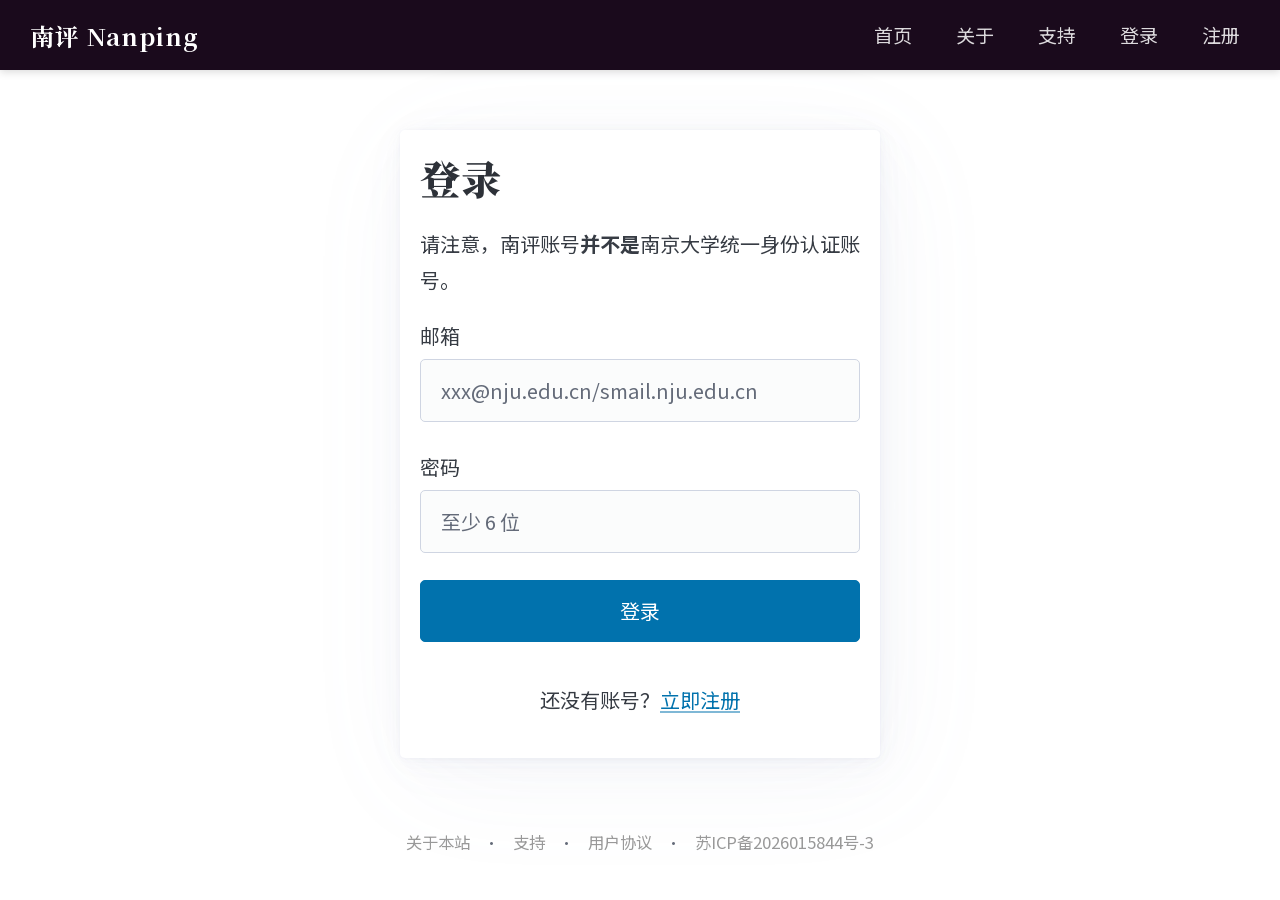
<file: frontend/login.html>
<!DOCTYPE html>
<html lang="zh-CN" data-theme="light">
<head>
  <meta charset="UTF-8">
  <meta name="viewport" content="width=device-width, initial-scale=1.0">
  <title>登录 — 南评 Nanping</title>
<link rel="preload" href="fonts/material-symbols-outlined.woff2" as="font" type="font/woff2" crossorigin>

  <link rel="stylesheet" href="css/pico.classless.min.css">
<link rel="stylesheet" href="css/style.css">
<link rel="stylesheet" href="fonts/noto-sans-sc/index.css">
<link rel="stylesheet" href="fonts/noto-serif-sc/index.css">
<script async src="https://pagead2.googlesyndication.com/pagead/js/adsbygoogle.js?client=ca-pub-5654370790110965"
     crossorigin="anonymous"></script>
</head>
<body>

<!-- NAV-START -->
<nav class="nanping-nav">
  <div class="nav-brand">
    <a href="/">南评 Nanping</a>
  </div>
  <div class="nav-links" id="nav-auth-links">
    <a href="/">首页</a>
    <a href="/about">关于</a>
    <a href="/support">支持</a>
    <a href="/login">登录</a>
    <a href="/register">注册</a>
  </div>
</nav>
<!-- NAV-END -->

<main class="container" style="max-width: 480px;">
  <article style="margin-top: 2rem;">
    <h1>登录</h1>
    <p class="nanping-description">
      请注意，南评账号<strong>并不是</strong>南京大学统一身份认证账号。
    </p>

    <!-- 注册成功提示 -->
    <p id="registered-hint" style="color: var(--nanping-success); display: none;">
      <span class="material-symbols-outlined">&#xF0BE;</span> 注册成功，请登录
    </p>

    <form id="login-form" autocomplete="off">
      <label>
        邮箱
        <input type="email" name="email" required
               placeholder="xxx@nju.edu.cn/smail.nju.edu.cn"
               autocomplete="email">
      </label>
      <label>
        密码
        <input type="password" name="password" required
               minlength="6" placeholder="至少 6 位"
               autocomplete="current-password">
      </label>
      <div id="login-error" class="field-error" hidden></div>
      <button type="submit">登录</button>
    </form>
    <p style="text-align: center; margin-top: 1rem;">
      还没有账号？<a href="/register">立即注册</a>
    </p>
  </article>
</main>

<footer class="nanping-footer">
  <a href="/about">关于本站</a>
  <span style="margin: 0 0.5rem; color: var(--pico-muted-color);">·</span>
  <a href="/support">支持</a>
  <span style="margin: 0 0.5rem; color: var(--pico-muted-color);">·</span>
  <a href="/terms">用户协议</a>
  <span style="margin: 0 0.5rem; color: var(--pico-muted-color);">·</span>
  <a href="https://beian.miit.gov.cn/" target="_blank">苏ICP备2026015844号-3</a>
</footer>

<script type="module">
import { getQueryParam, showToast, hashPassword } from "./js/utils.js";
import { isLoggedIn, updateNav } from "./js/auth.js";
import { login } from "./js/api.js";

// ---- 已登录则跳转 ----
if (isLoggedIn()) {
  const redirect = getQueryParam("redirect");
  window.location.href = redirect || "/";
}

// ---- 注册成功提示 ----
if (getQueryParam("registered") === "1") {
  document.getElementById("registered-hint").style.display = "block";
}

updateNav();

// ---- 登录表单 ----
const form = document.getElementById("login-form");
const errorEl = document.getElementById("login-error");
const submitBtn = form.querySelector("button[type=submit]");

form.addEventListener("submit", async (e) => {
  e.preventDefault();

  const formData = new FormData(form);
  const email = formData.get("email").trim().toLowerCase();
  const password = formData.get("password");

  // 客户端校验
  if (!email.endsWith("@nju.edu.cn") && !email.endsWith("@smail.nju.edu.cn")) {
    errorEl.textContent = "请使用南京大学邮箱（@nju.edu.cn 或 @smail.nju.edu.cn）";
    errorEl.hidden = false;
    return;
  }
  if (password.length < 6) {
    errorEl.textContent = "密码至少需要 6 位";
    errorEl.hidden = false;
    return;
  }
  errorEl.hidden = true;

  // 提交
  submitBtn.disabled = true;
  submitBtn.textContent = "登录中...";

  // 前端 SHA-256 哈希，避免明文传输
  const hashedPassword = await hashPassword(password);
  const result = await login(email, hashedPassword);

  if (result.ok) {
    showToast("登录成功", "success");
    const redirect = getQueryParam("redirect");
    // 短暂延迟让 toast 可见
    setTimeout(() => {
      window.location.href = redirect || "/";
    }, 600);
  } else {
    submitBtn.disabled = false;
    submitBtn.textContent = "登录";
    if (result.status === 401) {
      errorEl.textContent = "邮箱或密码错误";
    } else if (result.error === "NETWORK") {
      errorEl.textContent = "网络连接失败，请检查网络后重试";
    } else {
      errorEl.textContent = result.error || "登录失败，请重试";
    }
    errorEl.hidden = false;
  }
});
</script>

</body>
</html>
</file>
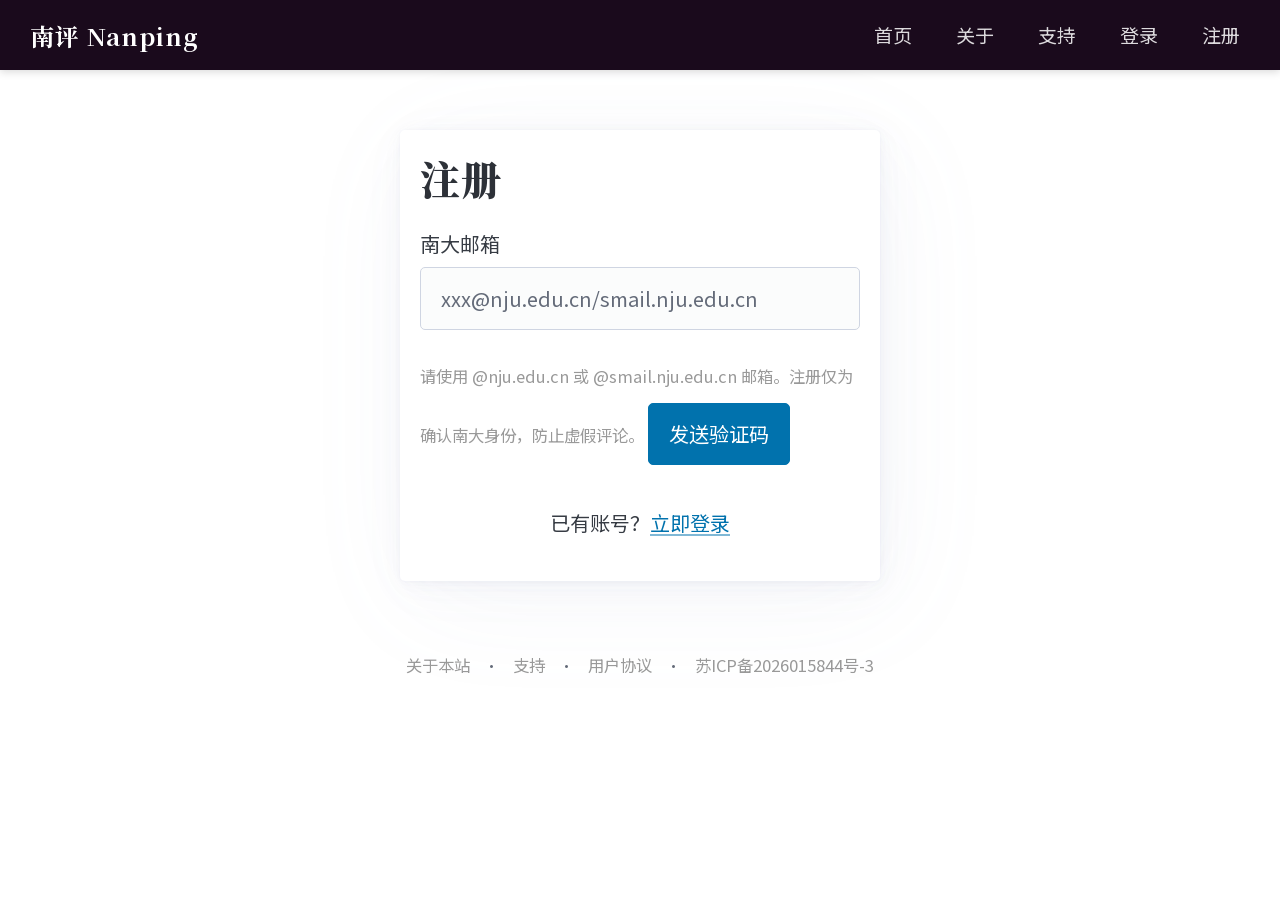
<file: frontend/register.html>
<!DOCTYPE html>
<html lang="zh-CN" data-theme="light">
<head>
  <meta charset="UTF-8">
  <meta name="viewport" content="width=device-width, initial-scale=1.0">
  <title>注册 — 南评 Nanping</title>
<link rel="preload" href="fonts/material-symbols-outlined.woff2" as="font" type="font/woff2" crossorigin>

  <link rel="stylesheet" href="css/pico.classless.min.css">
<link rel="stylesheet" href="css/style.css">
<link rel="stylesheet" href="fonts/noto-sans-sc/index.css">
<link rel="stylesheet" href="fonts/noto-serif-sc/index.css">
<script async src="https://pagead2.googlesyndication.com/pagead/js/adsbygoogle.js?client=ca-pub-5654370790110965"
     crossorigin="anonymous"></script>
</head>
<body>

<!-- NAV-START -->
<nav class="nanping-nav">
  <div class="nav-brand">
    <a href="/">南评 Nanping</a>
  </div>
  <div class="nav-links" id="nav-auth-links">
    <a href="/">首页</a>
    <a href="/about">关于</a>
    <a href="/support">支持</a>
    <a href="/login">登录</a>
    <a href="/register">注册</a>
  </div>
</nav>
<!-- NAV-END -->

<main class="container" style="max-width: 480px;">
  <article style="margin-top: 2rem;">
    <h1>注册</h1>

    <form id="register-form" autocomplete="off">
      <!-- Step 1：邮箱 + 发送验证码 -->
      <div id="step-1">
        <label>
          南大邮箱
          <input type="email" id="reg-email" required
                 placeholder="xxx@nju.edu.cn/smail.nju.edu.cn"
                 autocomplete="email">
        </label>
        <small class="field-hint">请使用 @nju.edu.cn 或 @smail.nju.edu.cn 邮箱。注册仅为确认南大身份，防止虚假评论。</small>
        <div id="email-error" class="field-error" hidden></div>
        <button type="button" id="send-code-btn" style="margin-top: 0.5rem;">发送验证码</button>
        <div id="send-success-hint" class="field-hint" hidden>
          <span class="material-symbols-outlined">&#xF0BE;</span> 验证码已发送
        </div>
      </div>

      <!-- Step 2：验证码 + 密码（默认隐藏） -->
      <div id="step-2" hidden>
        <label>
          验证码
          <input type="text" id="reg-code" required
                 maxlength="6" pattern="\d{6}"
                 placeholder="6 位数字验证码"
                 inputmode="numeric" autocomplete="one-time-code">
        </label>
        <label>
          密码
          <input type="password" id="reg-password" required
                 minlength="6" placeholder="至少 6 位"
                 autocomplete="new-password">
        </label>
        <label>
          确认密码
          <input type="password" id="reg-password-confirm" required
                 minlength="6" placeholder="再次输入密码"
                 autocomplete="new-password">
        </label>
        <div id="register-error" class="field-error" hidden></div>

        <p style="text-align: center; font-size: 0.85rem; color: var(--pico-muted-color); margin: 0.75rem 0 0;">
          注册即表示同意<a href="/terms" target="_blank">《用户协议》</a>
        </p>

        <button type="submit" id="register-submit-btn" style="margin-top: 0.75rem;">注册</button>
      </div>
    </form>

    <p style="text-align: center; margin-top: 1rem;">
      已有账号？<a href="/login">立即登录</a>
    </p>
  </article>
</main>

<footer class="nanping-footer">
  <a href="/about">关于本站</a>
  <span style="margin: 0 0.5rem; color: var(--pico-muted-color);">·</span>
  <a href="/support">支持</a>
  <span style="margin: 0 0.5rem; color: var(--pico-muted-color);">·</span>
  <a href="/terms">用户协议</a>
  <span style="margin: 0 0.5rem; color: var(--pico-muted-color);">·</span>
  <a href="https://beian.miit.gov.cn/" target="_blank">苏ICP备2026015844号-3</a>
</footer>

<script type="module">
import { showToast, hashPassword } from "./js/utils.js";
import { isLoggedIn, updateNav } from "./js/auth.js";
import { sendCode, register } from "./js/api.js";

// ---- 已登录则跳转 ----
if (isLoggedIn()) {
  window.location.href = "/";
}

updateNav();

// ---- DOM 元素 ----
const emailInput = document.getElementById("reg-email");
const sendCodeBtn = document.getElementById("send-code-btn");
const emailError = document.getElementById("email-error");
const sendSuccessHint = document.getElementById("send-success-hint");
const step2 = document.getElementById("step-2");
const regCode = document.getElementById("reg-code");
const regPassword = document.getElementById("reg-password");
const regPasswordConfirm = document.getElementById("reg-password-confirm");
const registerError = document.getElementById("register-error");
const registerSubmitBtn = document.getElementById("register-submit-btn");

let cooldownTimer = null;

// ---- Step 1：发送验证码 ----
sendCodeBtn.addEventListener("click", async () => {
  const email = emailInput.value.trim().toLowerCase();

  // 客户端校验邮箱
  if (!email.endsWith("@nju.edu.cn") && !email.endsWith("@smail.nju.edu.cn")) {
    emailError.textContent = "请使用南京大学邮箱（@nju.edu.cn 或 @smail.nju.edu.cn）";
    emailError.hidden = false;
    return;
  }
  emailError.hidden = true;

  sendCodeBtn.disabled = true;
  sendCodeBtn.textContent = "发送中...";

  const result = await sendCode(email);

  if (result.ok) {
    // 成功：显示 Step 2
    step2.hidden = false;
    sendSuccessHint.hidden = false;
    showToast("验证码已发送", "success");
    regCode.focus();

    // 60 秒冷却
    let seconds = 60;
    sendCodeBtn.textContent = `${seconds} 秒后重发`;
    cooldownTimer = setInterval(() => {
      seconds--;
      if (seconds <= 0) {
        clearInterval(cooldownTimer);
        cooldownTimer = null;
        sendCodeBtn.disabled = false;
        sendCodeBtn.textContent = "发送验证码";
      } else {
        sendCodeBtn.textContent = `${seconds} 秒后重发`;
      }
    }, 1000);
  } else {
    sendCodeBtn.disabled = false;
    sendCodeBtn.textContent = "发送验证码";
    if (result.status === 429) {
      emailError.textContent = "发送过于频繁，请 60 秒后再试";
    } else if (result.status === 409) {
      emailError.innerHTML = `该邮箱已注册，请<a href="/login">直接登录</a>`;
    } else if (result.error === "NETWORK") {
      emailError.textContent = "网络连接失败，请检查网络后重试";
    } else {
      emailError.textContent = result.error || "发送失败，请重试";
    }
    emailError.hidden = false;
  }
});

// ---- Step 2：注册 ----
const form = document.getElementById("register-form");
form.addEventListener("submit", async (e) => {
  e.preventDefault();

  const email = emailInput.value.trim().toLowerCase();
  const code = regCode.value.trim();
  const password = regPassword.value;
  const passwordConfirm = regPasswordConfirm.value;

  // 客户端校验
  if (!/^\d{6}$/.test(code)) {
    registerError.textContent = "验证码为 6 位数字";
    registerError.hidden = false;
    return;
  }
  if (password.length < 6) {
    registerError.textContent = "密码至少需要 6 位";
    registerError.hidden = false;
    return;
  }
  if (password !== passwordConfirm) {
    registerError.textContent = "两次输入的密码不一致";
    registerError.hidden = false;
    return;
  }
  registerError.hidden = true;

  // 前端 SHA-256 哈希，避免明文传输
  const hashedPassword = await hashPassword(password);

  // 提交
  registerSubmitBtn.disabled = true;
  registerSubmitBtn.textContent = "注册中...";

  const result = await register(email, code, hashedPassword);

  if (result.ok) {
    showToast("注册成功，请登录", "success");
    setTimeout(() => {
      window.location.href = "/login?registered=1";
    }, 600);
  } else {
    registerSubmitBtn.disabled = false;
    registerSubmitBtn.textContent = "注册";
    registerError.textContent = result.error || "注册失败，请重试";
    registerError.hidden = false;
  }
});
</script>

</body>
</html>
</file>
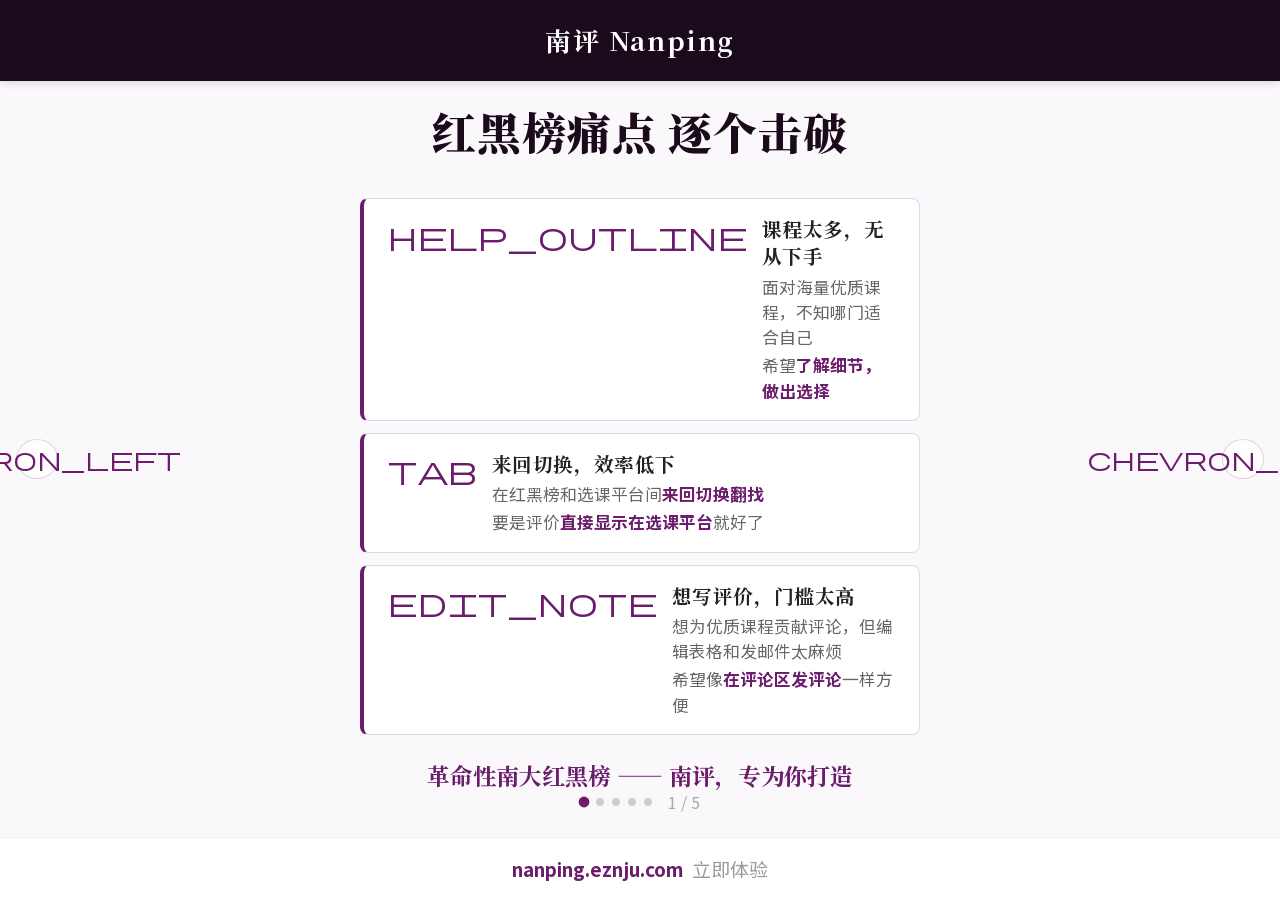
<file: frontend/slides copy.html>
<!DOCTYPE html>
<html lang="zh-CN" data-theme="light">
<head>
  <meta charset="UTF-8">
  <meta name="viewport" content="width=device-width, initial-scale=1.0">
  <title>南评 Nanping</title>
  <link rel="stylesheet" href="css/pico.classless.min.css">
  <link rel="stylesheet" href="css/style.css">
  <link rel="stylesheet" href="fonts/noto-sans-sc/index.css">
  <link rel="stylesheet" href="fonts/noto-serif-sc/index.css">
  <style>
    :root {
      --primary: #6B1C6C;
      --nav-bg: #1A0A1C;
      --radius: 8px;
      --sans: "Noto Sans SC", "思源黑体", "Source Han Sans SC", "PingFang SC",
        "Microsoft YaHei", "Hiragino Sans GB", "WenQuanYi Micro Hei", sans-serif;
      --serif: "Noto Serif SC", "思源宋体", "Source Han Serif SC", "Noto Serif CJK SC",
        "STSong", "SimSun", "Songti SC", serif;
    }

    *, *::before, *::after { box-sizing: border-box; margin: 0; padding: 0; }

    html, body {
      height: 100%; overflow: hidden;
      font-family: var(--sans);
      background: #faf8fb; color: #222;
      -webkit-font-smoothing: antialiased;
      user-select: none; -webkit-user-select: none;
    }

    h2, h3 { font-family: var(--serif); font-weight: 700; letter-spacing: 0.02em; line-height: 1.4; }

    /* ============================================================
       布局：固定顶栏 + 中间舞台 + 固定底栏
       ============================================================ */
    .app {
      display: flex; flex-direction: column;
      height: 100vh; height: 100dvh;
    }

    .top-bar {
      flex-shrink: 0;
      text-align: center;
      padding: 0.85rem 1.5rem;
      background: var(--nav-bg);
      color: #fff;
      box-shadow: 0 2px 8px rgba(0,0,0,0.15);
      z-index: 100;
    }
    .top-bar .brand {
      font-family: var(--serif);
      font-size: 1.3rem; font-weight: 700;
      letter-spacing: 0.06em;
    }

    .bottom-bar {
      flex-shrink: 0;
      text-align: center;
      padding: 0.7rem 1.5rem;
      background: #fff;
      border-top: 1px solid #eee;
      font-size: 0.95rem; color: #999;
      z-index: 100;
    }
    .bottom-bar strong { color: var(--primary); font-weight: 700; }

    /* ---- 舞台 ---- */
    .stage {
      flex: 1;
      position: relative;
      overflow: hidden;
    }

    /* ---- 幻灯片 ---- */
    .slide {
      position: absolute; inset: 0;
      display: flex; flex-direction: column;
      align-items: center; justify-content: center;
      padding: 1.5rem 4rem;
      opacity: 0; pointer-events: none;
      transition: opacity 0.4s ease, transform 0.4s ease;
    }
    .slide.active {
      opacity: 1; transform: translateX(0);
      pointer-events: auto;
    }

    /* 入场起点 */
    .slide.enter-right  { transform: translateX(60px); }
    .slide.enter-left   { transform: translateX(-60px); }
    /* 出场终点 */
    .slide.exit-right   { opacity: 0; transform: translateX(60px); }
    .slide.exit-left    { opacity: 0; transform: translateX(-60px); }

    /* ---- 标题 ---- */
    .slide-title {
      font-family: var(--serif);
      font-size: 2.2rem; font-weight: 900;
      color: var(--nav-bg);
      text-align: center;
      margin-bottom: 0.25rem;
      flex-shrink: 0;
    }
    .slide-sub {
      font-size: 1.05rem; color: #777;
      text-align: center;
      margin-bottom: 1.2rem;
      max-width: 480px;
      flex-shrink: 0;
    }

    /* ============================================================
       Slide 1 — 痛点
       ============================================================ */
    .pain-list {
      display: flex; flex-direction: column; gap: 0.6rem;
      width: 100%; max-width: 560px;
      margin-top: 1.5rem;
    }
    .pain-card {
      background: #fff;
      border: 1px solid #e4d6e8;
      border-left: 4px solid var(--primary);
      border-radius: var(--radius);
      padding: 0.8rem 1.2rem;
      display: flex; align-items: flex-start; gap: 0.7rem;
    }
    .pain-card .icon { flex-shrink: 0; margin-top: 0; }
    .pain-card .icon .material-symbols-outlined {
      font-size: 1.5rem; color: var(--primary);
    }
    .pain-card .body h3 {
      font-family: var(--serif);
      font-size: 0.98rem; font-weight: 700;
      color: #222; margin-bottom: 0.25rem;
    }
    .pain-card .body p {
      font-size: 0.84rem; color: #666; line-height: 1.5; margin-bottom: 0;
    }
    .pain-card .body p + p { margin-top: 0.15rem; }
    .pain-card .body p strong { color: var(--primary); font-weight: 600; }

    .closing-line {
      margin-top: 1rem;
      font-family: var(--serif);
      font-size: 1.15rem; font-weight: 700;
      color: var(--primary); text-align: center;
      flex-shrink: 0;
    }

    /* ============================================================
       Slide 2~4 — 截图
       ============================================================ */
    .shot-card {
      width: 100%; max-width: 860px;
      background: #fff;
      border: 1px solid #e4d6e8;
      border-radius: 12px;
      overflow: hidden;
      box-shadow: 0 2px 12px rgba(0,0,0,0.06);
    }
    .shot-card img {
      width: 100%;
      max-height: 62vh;
      object-fit: contain;
      background: #f5f1f7;
      display: block;
    }
    .shot-card .cap {
      padding: 0.5rem 1rem;
      font-size: 0.92rem; font-weight: 600;
      color: #333; text-align: center;
      display: flex; align-items: center; justify-content: center;
      gap: 0.35rem;
      border-top: 1px solid #f0eaf3;
    }
    .shot-card .cap .material-symbols-outlined {
      font-size: 1.2rem; color: var(--primary);
    }

    /* ============================================================
       Slide 5 — 数据
       ============================================================ */
    .stats-list {
      display: flex; flex-direction: column; gap: 0.5rem;
      width: 100%; max-width: 460px;
      margin-bottom: 0.6rem;
    }
    .stat-card {
      background: #fff;
      border: 1px solid #e4d6e8;
      border-radius: var(--radius);
      padding: 0.9rem 1.8rem;
      text-align: center;
      box-shadow: 0 2px 8px rgba(0,0,0,0.04);
    }
    .stat-card .num {
      font-family: var(--serif);
      font-size: 2.8rem; font-weight: 900;
      color: var(--primary); line-height: 1.15;
    }
    .stat-card .unit {
      font-size: 0.95rem; color: #555; font-weight: 600;
    }
    .stat-card .note {
      font-size: 0.78rem; color: #999; margin-top: 0.05rem;
    }

    .quality-notes {
      text-align: center; font-size: 0.88rem; color: #666; line-height: 1.8;
      flex-shrink: 0;
    }
    .quality-notes .check { color: var(--primary); font-weight: 700; }

    /* ---- 左右箭头 ---- */
    .arrow {
      position: absolute; top: 50%; transform: translateY(-50%);
      z-index: 20;
      width: 40px; height: 40px;
      border-radius: 50%;
      border: 1px solid #e0d4e3;
      background: rgba(255,255,255,0.9);
      color: var(--primary);
      cursor: pointer;
      font-size: 1.3rem;
      display: flex; align-items: center; justify-content: center;
      transition: background 0.15s, border-color 0.15s, box-shadow 0.15s;
    }
    .arrow:hover {
      background: #fff;
      border-color: var(--primary);
      box-shadow: 0 2px 8px rgba(107,28,108,0.15);
    }
    .arrow.prev { left: 0.8rem; }
    .arrow.next { right: 0.8rem; }

    /* ---- 导航点 + 页码 ---- */
    .nav-row {
      position: absolute; bottom: 1rem; left: 50%; transform: translateX(-50%);
      display: flex; align-items: center; gap: 0.8rem; z-index: 20;
    }
    .dots { display: flex; gap: 0.4rem; }
    .dots .dot {
      width: 8px; height: 8px;
      border-radius: 50%;
      background: #ccc;
      cursor: pointer;
      transition: background 0.2s, transform 0.2s;
    }
    .dots .dot.active {
      background: var(--primary);
      transform: scale(1.35);
    }
    .page-num {
      font-size: 0.8rem; color: #aaa;
      font-variant-numeric: tabular-nums;
    }

    /* ---- 响应式 ---- */
    @media (max-width: 768px) {
      .slide { padding: 1.2rem 1rem; }
      .slide-title { font-size: 1.6rem; }
      .pain-card { flex-direction: column; gap: 0.4rem; text-align: center; align-items: center; }
      .shot-card img { max-height: 42vh; }
      .stat-card .num { font-size: 2.4rem; }
      .arrow { display: none; }
    }
  </style>
</head>
<body>

<div class="app">

  <!-- ===== 顶栏 ===== -->
  <header class="top-bar">
    <span class="brand">南评 Nanping</span>
  </header>

  <!-- ===== 幻灯片舞台 ===== -->
  <div class="stage" id="stage">

    <!-- 1. 痛点 -->
    <div class="slide active">
      <h2 class="slide-title">红黑榜痛点 逐个击破</h2>
      <div class="pain-list">
        <div class="pain-card">
          <div class="icon"><span class="material-symbols-outlined">help_outline</span></div>
          <div class="body">
            <h3>课程太多，无从下手</h3>
            <p>面对海量优质课程，不知哪门适合自己</p>
            <p>希望<strong>了解细节，做出选择</strong></p>
          </div>
        </div>
        <div class="pain-card">
          <div class="icon"><span class="material-symbols-outlined">tab</span></div>
          <div class="body">
            <h3>来回切换，效率低下</h3>
            <p>在红黑榜和选课平台间<strong>来回切换翻找</strong></p>
            <p>要是评价<strong>直接显示在选课平台</strong>就好了</p>
          </div>
        </div>
        <div class="pain-card">
          <div class="icon"><span class="material-symbols-outlined">edit_note</span></div>
          <div class="body">
            <h3>想写评价，门槛太高</h3>
            <p>想为优质课程贡献评论，但编辑表格和发邮件太麻烦</p>
            <p>希望像<strong>在评论区发评论</strong>一样方便</p>
          </div>
        </div>
      </div>
      <p class="closing-line">革命性南大红黑榜 —— 南评，专为你打造</p>
    </div>

    <!-- 2. 截图：评分星级 -->
    <div class="slide">
      <h2 class="slide-title">评论直接嵌入 选课平台</h2>
      <p class="slide-sub">打开选课平台，评价星级直接出现</p>
      <div class="shot-card">
        <img src="../frontend/screenshots/example.png" alt="评分星级显示在课程行">
        <div class="cap">
          <span class="material-symbols-outlined">star</span>
          评分星级直接出现在课程行
        </div>
      </div>
    </div>

    <!-- 3. 截图：侧边面板 -->
    <div class="slide">
      <h2 class="slide-title">评论直接嵌入 选课平台</h2>
      <p class="slide-sub">点击「查看评价」，详细评论展示在侧，一览无余</p>
      <div class="shot-card">
        <img src="../frontend/screenshots/example-panel.png" alt="侧边面板查看详细评价">
        <div class="cap">
          <span class="material-symbols-outlined">list_alt</span>
          侧边面板展示详细评价与评分
        </div>
      </div>
    </div>

    <!-- 4. 截图：写评价 -->
    <div class="slide">
      <h2 class="slide-title">评论直接嵌入 选课平台</h2>
      <p class="slide-sub">刷到上过的课了？点击「写评价」，直接跳转评论区</p>
      <div class="shot-card">
        <img src="../frontend/screenshots/example-comments.png" alt="一键跳转写评价">
        <div class="cap">
          <span class="material-symbols-outlined">rate_review</span>
          点击「写评价」，直接跳转评论区
        </div>
      </div>
    </div>

    <!-- 5. 数据 -->
    <div class="slide">
      <h2 class="slide-title">做红黑榜，数据为王</h2>
      <div class="stats-list">
        <div class="stat-card">
          <div class="num">11814</div>
          <div class="unit">条评价</div>
          <div class="note">覆盖 1679 门课程</div>
        </div>
        <div class="stat-card">
          <div class="num">98.8<span style="font-size:1.4rem">%</span></div>
          <div class="unit">总入库率</div>
          <div class="note">有效数据入库率 100%</div>
        </div>
        <div class="stat-card">
          <div class="num">7<span style="font-size:1.4rem"> 年</span></div>
          <div class="unit">历史评价数据</div>
          <div class="note">数据清洗 → 规则匹配 → 人工纠错</div>
        </div>
      </div>
      <div class="quality-notes">
        <p>全部对齐官方开课记录 &nbsp;<span class="check">✓</span></p>
        <p>多轮规则匹配 + 人工匹配 + 人工纠错</p>
      </div>
    </div>

    <!-- 箭头 -->
    <button class="arrow prev" id="prev"><span class="material-symbols-outlined">chevron_left</span></button>
    <button class="arrow next" id="next"><span class="material-symbols-outlined">chevron_right</span></button>

    <!-- 导航 -->
    <div class="nav-row">
      <div class="dots" id="dots"></div>
      <span class="page-num" id="pagenum"></span>
    </div>
  </div>

  <!-- ===== 底栏 ===== -->
  <footer class="bottom-bar">
    <strong>nanping.eznju.com</strong> &nbsp;立即体验
  </footer>

</div>

<script>
(function() {
  const slides = document.querySelectorAll('.slide');
  const dotsEl = document.getElementById('dots');
  const pageEl = document.getElementById('pagenum');
  const prevBtn = document.getElementById('prev');
  const nextBtn = document.getElementById('next');
  const total = slides.length;
  let cur = 0;
  let locked = false;

  // 构建导航点
  for (let i = 0; i < total; i++) {
    const d = document.createElement('span');
    d.className = 'dot' + (i === 0 ? ' active' : '');
    d.addEventListener('click', () => goTo(i));
    dotsEl.appendChild(d);
  }
  const dots = dotsEl.querySelectorAll('.dot');
  pageEl.textContent = `1 / ${total}`;

  function goTo(i) {
    if (i === cur || i < 0 || i >= total || locked) return;
    locked = true;

    const forward = i > cur;
    const oldSlide = slides[cur];
    const newSlide = slides[i];

    // 旧 slide 退出
    oldSlide.classList.remove('active');
    oldSlide.classList.add(forward ? 'exit-left' : 'exit-right');
    dots[cur].classList.remove('active');

    // 新 slide 进入
    newSlide.classList.add(forward ? 'enter-right' : 'enter-left');
    // force reflow so the enter-* transform takes effect before we add .active
    void newSlide.offsetWidth;
    newSlide.classList.add('active');
    // remove enter-* so transform transitions to 0 (defined by .slide.active)
    newSlide.classList.remove('enter-right', 'enter-left');

    dots[i].classList.add('active');
    pageEl.textContent = `${i + 1} / ${total}`;
    cur = i;

    // 动画结束后清理
    setTimeout(() => {
      oldSlide.classList.remove('exit-left', 'exit-right');
      locked = false;
    }, 420);
  }

  prevBtn.addEventListener('click', () => goTo(cur - 1));
  nextBtn.addEventListener('click', () => goTo(cur + 1));

  document.addEventListener('keydown', (e) => {
    if (e.key === 'ArrowLeft')  goTo(cur - 1);
    if (e.key === 'ArrowRight') goTo(cur + 1);
  });

  // 触摸滑动
  let touchX = 0, touchY = 0;
  document.addEventListener('touchstart', (e) => {
    touchX = e.touches[0].clientX;
    touchY = e.touches[0].clientY;
  }, { passive: true });
  document.addEventListener('touchend', (e) => {
    const dx = e.changedTouches[0].clientX - touchX;
    const dy = e.changedTouches[0].clientY - touchY;
    // 水平滑动且超过垂直分量
    if (Math.abs(dx) > 40 && Math.abs(dx) > Math.abs(dy)) {
      goTo(dx < 0 ? cur + 1 : cur - 1);
    }
  });
})();
</script>

</body>
</html>
</file>
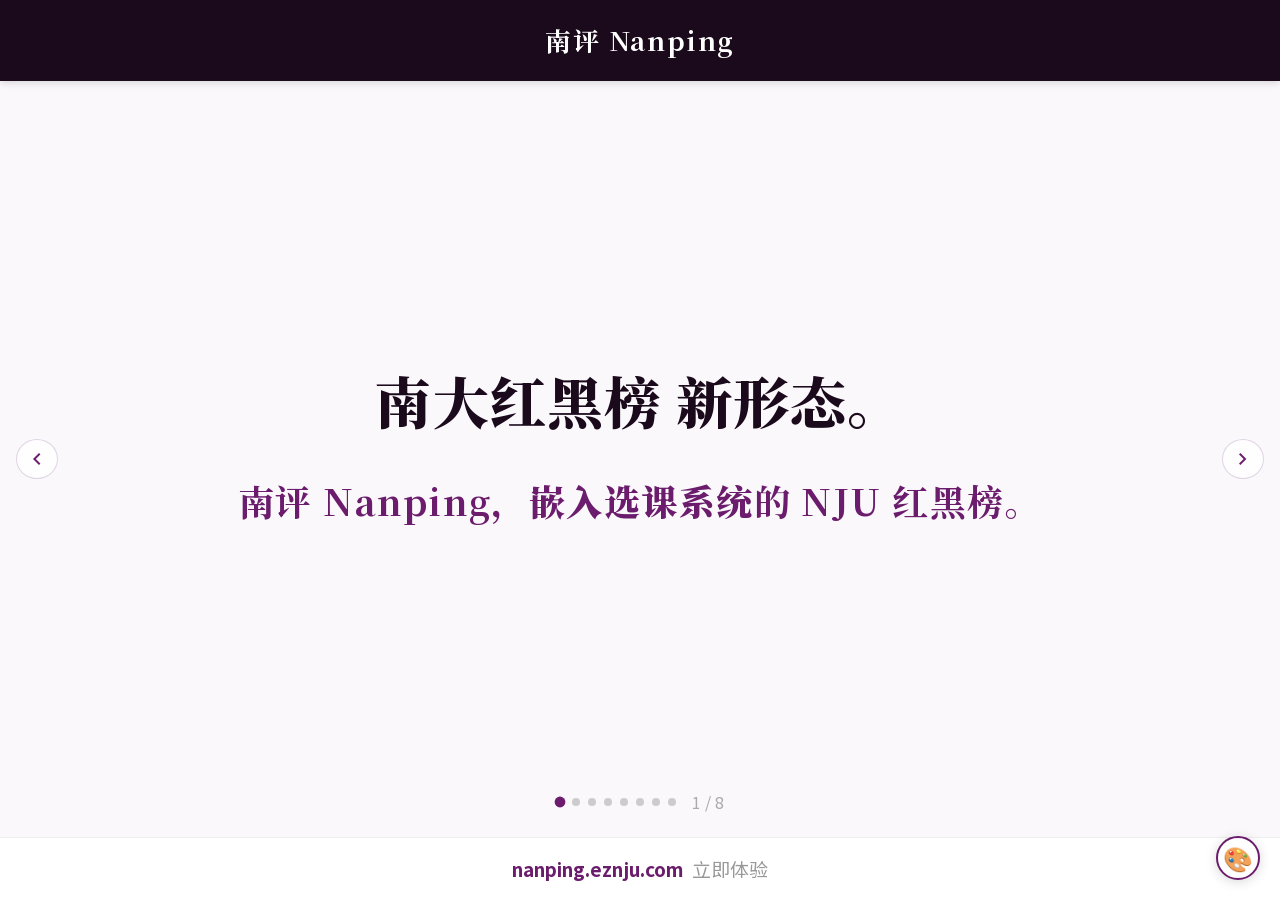
<file: frontend/slides.html>
<!DOCTYPE html>
<html lang="zh-CN" data-theme="light">
<head>
  <meta charset="UTF-8">
  <meta name="viewport" content="width=device-width, initial-scale=1.0">
  <title>南评 Nanping</title>
<link rel="preload" href="fonts/material-symbols-outlined.woff2" as="font" type="font/woff2" crossorigin>

  <link rel="stylesheet" href="css/pico.classless.min.css">
  <link rel="stylesheet" href="css/style.css">
<link rel="stylesheet" href="fonts/noto-sans-sc/index.css">
<link rel="stylesheet" href="fonts/noto-serif-sc/index.css">
  <style>
    :root {
      --primary: #6B1C6C;
      --nav-bg: #1A0A1C;
      --radius: 8px;
      --sans: "Noto Sans SC", "思源黑体", "Source Han Sans SC", "PingFang SC",
        "Microsoft YaHei", "Hiragino Sans GB", "WenQuanYi Micro Hei", sans-serif;
      --serif: "Noto Serif SC", "思源宋体", "Source Han Serif SC", "Noto Serif CJK SC",
        "STSong", "SimSun", "Songti SC", serif;
    }

    *, *::before, *::after { box-sizing: border-box; margin: 0; padding: 0; }

    html, body {
      height: 100%; overflow: hidden;
      font-family: var(--sans);
      background: #faf8fb; color: #222;
      -webkit-font-smoothing: antialiased;
      user-select: none; -webkit-user-select: none;
    }

    h2, h3 { font-family: var(--serif); font-weight: 700; letter-spacing: 0.02em; line-height: 1.4; }

    /* ============================================================
       布局：固定顶栏 + 中间舞台 + 固定底栏
       ============================================================ */
    .app {
      display: flex; flex-direction: column;
      height: 100vh; height: 100dvh;
    }

    .top-bar {
      flex-shrink: 0;
      text-align: center;
      padding: 0.85rem 1.5rem;
      background: var(--nav-bg);
      color: #fff;
      box-shadow: 0 2px 8px rgba(0,0,0,0.15);
      z-index: 100;
    }
    .top-bar .brand {
      font-family: var(--serif);
      font-size: 1.3rem; font-weight: 700;
      letter-spacing: 0.06em;
    }

    .bottom-bar {
      flex-shrink: 0;
      text-align: center;
      padding: 0.7rem 1.5rem;
      background: #fff;
      border-top: 1px solid #eee;
      font-size: 0.95rem; color: #999;
      z-index: 100;
    }
    .bottom-bar strong { color: var(--primary); font-weight: 700; }

    /* ---- 舞台 ---- */
    .stage {
      flex: 1;
      position: relative;
      overflow: hidden;
    }

    /* ---- 幻灯片 ---- */
    .slide {
      position: absolute; inset: 0;
      display: flex; flex-direction: column;
      align-items: center; justify-content: center;
      padding: 1.5rem 4rem;
      opacity: 0; pointer-events: none;
      transition: opacity 0.4s ease, transform 0.4s ease;
    }
    .slide.active {
      opacity: 1; transform: translateX(0);
      pointer-events: auto;
    }

    /* 入场起点 */
    .slide.enter-right  { transform: translateX(60px); }
    .slide.enter-left   { transform: translateX(-60px); }
    /* 出场终点 */
    .slide.exit-right   { opacity: 0; transform: translateX(60px); }
    .slide.exit-left    { opacity: 0; transform: translateX(-60px); }

    /* ============================================================
       开篇 / 结尾页
       ============================================================ */
    .cover-title {
      font-family: var(--serif);
      font-size: 2.8rem; font-weight: 900;
      color: var(--nav-bg);
      text-align: center;
      line-height: 1.3;
    }
    .cover-sub {
      font-family: var(--serif);
      font-size: 1.8rem; font-weight: 700;
      color: var(--primary);
      text-align: center;
      margin-top: 0.6rem;
      letter-spacing: 0.04em;
    }
    .ending-title {
      font-family: var(--serif);
      font-size: 2.2rem; font-weight: 700;
      color: var(--nav-bg);
      text-align: center;
      line-height: 1.5;
    }
    .ending-url {
      font-family: var(--serif);
      font-size: 2rem; font-weight: 900;
      color: var(--primary);
      text-align: center;
      margin-top: 0.8rem;
      letter-spacing: 0.03em;
    }
    .ending-note {
      text-align: center;
      margin-top: 1rem;
      font-size: 0.85rem; color: #aaa;
      line-height: 1.6;
    }
    .ending-note .ez-hint {
      color: var(--primary);
      font-weight: 700;
      border-bottom: 1.5px dashed var(--primary);
      cursor: default;
    }

    /* ---- 标题 ---- */
    .slide-title {
      font-family: var(--serif);
      font-size: 2.2rem; font-weight: 900;
      color: var(--nav-bg);
      text-align: center;
      margin-bottom: 0.25rem;
      flex-shrink: 0;
    }
    .slide-sub {
      font-size: 1.05rem; color: #777;
      text-align: center;
      margin-bottom: 1.2rem;
      max-width: 480px;
      flex-shrink: 0;
    }
    .slide-note {
      text-align: center;
      font-size: 0.78rem; color: #bbb;
      margin-top: -0.8rem; margin-bottom: 1rem;
      flex-shrink: 0;
      font-style: italic;
    }

    /* ============================================================
       Slide 1 — 痛点
       ============================================================ */
    .pain-list {
      display: flex; flex-direction: column; gap: 0.6rem;
      width: 100%; max-width: 560px;
      margin-top: 1.5rem;
    }
    .pain-card {
      background: #fff;
      border: 1px solid #e4d6e8;
      border-left: 4px solid var(--primary);
      border-radius: var(--radius);
      padding: 0.8rem 1.2rem;
      display: flex; align-items: flex-start; gap: 0.7rem;
    }
    .pain-card .icon { flex-shrink: 0; margin-top: 0; }
    .pain-card .icon .material-symbols-outlined {
      font-size: 1.5rem; color: var(--primary);
    }
    .pain-card .body h3 {
      font-family: var(--serif);
      font-size: 0.98rem; font-weight: 700;
      color: #222; margin-bottom: 0.25rem;
    }
    .pain-card .body p {
      font-size: 0.84rem; color: #666; line-height: 1.5; margin-bottom: 0;
    }
    .pain-card .body p + p { margin-top: 0.15rem; }
    .pain-card .body p strong { color: var(--primary); font-weight: 600; }

    .closing-line {
      margin-top: 1rem;
      font-family: var(--serif);
      font-size: 1.15rem; font-weight: 700;
      color: var(--primary); text-align: center;
      flex-shrink: 0;
    }

    /* ============================================================
       Slide 2~4 — 截图
       ============================================================ */
    .shot-card {
      width: 100%; max-width: 860px;
      background: #fff;
      border: 1px solid #e4d6e8;
      border-radius: 12px;
      overflow: hidden;
      box-shadow: 0 2px 12px rgba(0,0,0,0.06);
    }
    .shot-card img {
      width: 100%;
      max-height: 62vh;
      object-fit: contain;
      background: #f5f1f7;
      display: block;
    }
    .shot-card .cap {
      padding: 0.5rem 1rem;
      font-size: 0.92rem; font-weight: 600;
      color: #333; text-align: center;
      display: flex; align-items: center; justify-content: center;
      gap: 0.35rem;
      border-top: 1px solid #f0eaf3;
    }
    .shot-card .cap .material-symbols-outlined {
      font-size: 1.2rem; color: var(--primary);
    }

    /* ============================================================
       Slide 5 — 数据
       ============================================================ */
    .stats-list {
      display: flex; flex-direction: column; gap: 0.5rem;
      width: 100%; max-width: 460px;
      margin-bottom: 0.6rem;
    }
    .stat-card {
      background: #fff;
      border: 1px solid #e4d6e8;
      border-radius: var(--radius);
      padding: 0.9rem 1.8rem;
      text-align: center;
      box-shadow: 0 2px 8px rgba(0,0,0,0.04);
    }
    .stat-card .num {
      font-family: var(--serif);
      font-size: 2.8rem; font-weight: 900;
      color: var(--primary); line-height: 1.15;
    }
    .stat-card .unit {
      font-size: 0.95rem; color: #555; font-weight: 600;
    }
    .stat-card .note {
      font-size: 0.78rem; color: #999; margin-top: 0.05rem;
    }

    .quality-notes {
      text-align: center; font-size: 0.88rem; color: #666; line-height: 1.8;
      flex-shrink: 0;
    }
    .quality-notes .check { color: var(--primary); font-weight: 700; }

    /* ============================================================
       Slide 6 — 严格对齐
       ============================================================ */
    .align-diagram {
      width: 100%; max-width: 460px;
      margin: 0.5rem 0;
    }
    .align-diagram svg { width: 100%; display: block; }
    .align-caption {
      text-align: center; font-size: 0.92rem; color: #555; line-height: 1.7;
      max-width: 500px;
      margin-top: 0.6rem;
      flex-shrink: 0;
    }
    .align-caption strong { color: var(--primary); font-weight: 700; }

    /* ---- 左右箭头 ---- */
    .arrow {
      position: absolute; top: 50%; transform: translateY(-50%);
      z-index: 20;
      width: 40px; height: 40px;
      border-radius: 50%;
      border: 1px solid #e0d4e3;
      background: rgba(255,255,255,0.9);
      color: var(--primary);
      cursor: pointer;
      font-size: 1.3rem;
      display: flex; align-items: center; justify-content: center;
      transition: background 0.15s, border-color 0.15s, box-shadow 0.15s;
    }
    .arrow:hover {
      background: #fff;
      border-color: var(--primary);
      box-shadow: 0 2px 8px rgba(107,28,108,0.15);
    }
    .arrow.prev { left: 0.8rem; }
    .arrow.next { right: 0.8rem; }

    /* ---- 导航点 + 页码 ---- */
    .nav-row {
      position: absolute; bottom: 1rem; left: 50%; transform: translateX(-50%);
      display: flex; align-items: center; gap: 0.8rem; z-index: 20;
    }
    .dots { display: flex; gap: 0.4rem; }
    .dots .dot {
      width: 8px; height: 8px;
      border-radius: 50%;
      background: #ccc;
      cursor: pointer;
      transition: background 0.2s, transform 0.2s;
    }
    .dots .dot.active {
      background: var(--primary);
      transform: scale(1.35);
    }
    .page-num {
      font-size: 0.8rem; color: #aaa;
      font-variant-numeric: tabular-nums;
    }

    /* ---- 响应式 ---- */
    @media (max-width: 768px) {
      .slide { padding: 1.2rem 1rem; }
      .slide-title { font-size: 1.6rem; }
      .pain-card { flex-direction: column; gap: 0.4rem; text-align: center; align-items: center; }
      .shot-card img { max-height: 42vh; }
      .stat-card .num { font-size: 2.4rem; }
      .arrow { display: none; }
    }

    /* ============================================================
       海报模式 — 手机小红书 3:4 渲染用，在 ?poster 或按 T 切换
       ============================================================ */
    html.poster-mode,
    html.poster-mode body { font-size: 24px; background: linear-gradient(170deg, #faf8fb 0%, #f3ecf5 50%, #ede0f0 100%) !important; }
    html.poster-mode .top-bar { padding: 1.6rem 2rem; background: linear-gradient(135deg, #1A0A1C 0%, #2D1030 100%); }
    html.poster-mode .top-bar .brand { font-size: 2.2rem; letter-spacing: 0.1em; }
    html.poster-mode .bottom-bar { padding: 1.2rem 2rem; font-size: 1.35rem; }
    html.poster-mode .slide { padding: 1.5rem 2.5rem; }
    html.poster-mode .cover-title { font-size: 5rem; }
    html.poster-mode .cover-sub { font-size: 2.8rem; margin-top: 1.2rem; }
    html.poster-mode .ending-title { font-size: 3.6rem; }
    html.poster-mode .ending-url { font-size: 3.2rem; background: linear-gradient(135deg, #6B1C6C, #9B3D9E); -webkit-background-clip: text; -webkit-text-fill-color: transparent; background-clip: text; }
    html.poster-mode .ending-note { font-size: 1.3rem; }
    html.poster-mode .slide-title { font-size: 3.8rem; font-weight: 900; }
    html.poster-mode .slide-title::after { content: ''; display: block; width: 60px; height: 3px; background: #6B1C6C; border-radius: 2px; margin: 0.5rem auto 0; }
    html.poster-mode .slide-sub { font-size: 1.6rem; max-width: 800px; }
    html.poster-mode .slide-note { font-size: 1.1rem; }
    html.poster-mode .pain-list { gap: 1.2rem; max-width: 900px; }
    html.poster-mode .pain-card { padding: 1.5rem 2rem; border-left-width: 5px; border-radius: 12px; box-shadow: 0 2px 16px rgba(107,28,108,0.06); }
    html.poster-mode .pain-card .icon { width: 48px; height: 48px; border-radius: 12px; background: linear-gradient(135deg, #f3e5f5, #e8d0eb); display: flex; align-items: center; justify-content: center; }
    html.poster-mode .pain-card .icon .material-symbols-outlined { font-size: 2.2rem; }
    html.poster-mode .pain-card .body h3 { font-size: 1.55rem; }
    html.poster-mode .pain-card .body p { font-size: 1.25rem; }
    html.poster-mode .closing-line { font-size: 1.8rem; }
    html.poster-mode .shot-card { max-width: 1000px; border-radius: 16px; box-shadow: 0 4px 24px rgba(0,0,0,0.08); }
    html.poster-mode .shot-card .cap { font-size: 1.4rem; padding: 0.9rem 1.5rem; }
    html.poster-mode .shot-card .cap .material-symbols-outlined { font-size: 1.8rem; }
    html.poster-mode .stats-list { gap: 1rem; max-width: 700px; }
    html.poster-mode .stat-card { padding: 1.5rem 2.4rem; border-radius: 14px; box-shadow: 0 2px 12px rgba(107,28,108,0.04); }
    html.poster-mode .stat-card .num { font-size: 5.5rem; background: linear-gradient(135deg, #6B1C6C 0%, #9B3D9E 100%); -webkit-background-clip: text; -webkit-text-fill-color: transparent; background-clip: text; }
    html.poster-mode .stat-card .unit { font-size: 1.5rem; }
    html.poster-mode .stat-card .note { font-size: 1.05rem; }
    html.poster-mode .quality-notes { font-size: 1.3rem; }
    html.poster-mode .align-diagram { max-width: 640px; }
    html.poster-mode .align-caption { font-size: 1.35rem; }
    html.poster-mode .arrow { display: none !important; }
    html.poster-mode .nav-row { display: none !important; }
  </style>
</head>
<body>

<div class="app">

  <!-- ===== 顶栏 ===== -->
  <header class="top-bar">
    <span class="brand">南评 Nanping</span>
  </header>

  <!-- ===== 幻灯片舞台 ===== -->
  <div class="stage" id="stage">

    <!-- 0. 开篇 -->
    <div class="slide active">
      <h1 class="cover-title">南大红黑榜 新形态。</h1>
      <p class="cover-sub">南评 Nanping，<strong style="font-weight:800">嵌入选课系统</strong>的 NJU 红黑榜。</p>
    </div>

    <!-- 1. 痛点 -->
    <div class="slide">
      <h2 class="slide-title">红黑榜痛点 逐个击破</h2>
      <div class="pain-list">
        <div class="pain-card">
          <div class="icon"><span class="material-symbols-outlined">&#xE8FD;</span></div>
          <div class="body">
            <h3>课程太多，无从下手</h3>
            <p>面对海量优质课程，不知哪门适合自己</p>
            <p>希望<strong>了解细节，做出选择</strong></p>
          </div>
        </div>
        <div class="pain-card">
          <div class="icon"><span class="material-symbols-outlined">&#xE8D8;</span></div>
          <div class="body">
            <h3>来回切换，效率低下</h3>
            <p>在红黑榜和选课平台间<strong>来回切换翻找</strong></p>
            <p>要是评价<strong>直接显示在选课平台</strong>就好了</p>
          </div>
        </div>
        <div class="pain-card">
          <div class="icon"><span class="material-symbols-outlined">&#xE745;</span></div>
          <div class="body">
            <h3>想写评价，门槛太高</h3>
            <p>想为优质课程贡献评论，但编辑表格和发邮件太麻烦</p>
            <p>希望像<strong>在评论区发评论</strong>一样方便</p>
          </div>
        </div>
      </div>
      <p class="closing-line">革命性南大红黑榜 —— 南评，专为你打造</p>
    </div>

    <!-- 2. 截图：评分星级 -->
    <div class="slide">
      <h2 class="slide-title">评论直接嵌入 选课平台</h2>
      <p class="slide-sub">打开选课平台，评价星级直接出现</p>
      <p class="slide-note">备注：插件不具有抢课功能</p>
      <div class="shot-card">
        <img src="screenshots/example.png" alt="评分星级显示在课程行">
        <div class="cap">
          <span class="material-symbols-outlined">&#xF09A;</span>
          评分星级直接出现在课程行
        </div>
      </div>
    </div>

    <!-- 3. 截图：侧边面板 -->
    <div class="slide">
      <h2 class="slide-title">评论直接嵌入 选课平台</h2>
      <p class="slide-sub">点击「查看评价」，详细评论展示在侧，一览无余</p>
      <div class="shot-card">
        <img src="screenshots/example-panel.png" alt="侧边面板查看详细评价">
        <div class="cap">
          <span class="material-symbols-outlined">&#xE677;</span>
          侧边面板展示详细评价与评分
        </div>
      </div>
    </div>

    <!-- 4. 截图：写评价 -->
    <div class="slide">
      <h2 class="slide-title">评论直接嵌入 选课平台</h2>
      <p class="slide-sub">刷到上过的课了？点击「写评价」，直接跳转评论区</p>
      <div class="shot-card">
        <img src="screenshots/example-comments.png" alt="一键跳转写评价">
        <div class="cap">
          <span class="material-symbols-outlined">&#xE560;</span>
          点击「写评价」，直接跳转评论区
        </div>
      </div>
    </div>

    <!-- 5. 数据 -->
    <div class="slide">
      <h2 class="slide-title">做红黑榜，数据为王</h2>
      <div class="stats-list">
        <div class="stat-card">
          <div class="num">11346</div>
          <div class="unit">条评价</div>
          <div class="note">覆盖 1679 门课程</div>
        </div>
        <div class="stat-card">
          <div class="num">98.8<span style="font-size:1.4rem">%</span></div>
          <div class="unit">总入库率</div>
          <div class="note">有效数据入库率 100%</div>
        </div>
        <div class="stat-card">
          <div class="num">7<span style="font-size:1.4rem"> 年</span></div>
          <div class="unit">历史评价数据</div>
          <div class="note">数据清洗 → 多轮规则匹配 → 人工匹配 → 人工纠错</div>
        </div>
      </div>
      <div class="quality-notes">
        <p>总入库率 <span class="check">98.8%</span>，有效数据入库率 <span class="check">100%</span></p>
        <p>数据清洗 → 多轮规则匹配 → 人工匹配 → 人工纠错</p>
      </div>
    </div>

    <!-- 6. 严格对齐 -->
    <div class="slide">
      <h2 class="slide-title">严格对齐 官方开课记录</h2>
      <div class="align-diagram">
        <svg viewBox="0 0 460 210" xmlns="http://www.w3.org/2000/svg">
          <!-- 三角连线 -->
          <line x1="230" y1="42" x2="65" y2="185" stroke="#d4b8d6" stroke-width="2" stroke-dasharray="7,4"/>
          <line x1="230" y1="42" x2="395" y2="185" stroke="#d4b8d6" stroke-width="2" stroke-dasharray="7,4"/>
          <line x1="80" y1="190" x2="380" y2="190" stroke="#d4b8d6" stroke-width="1.5"/>
          <!-- 连线标签 -->
          <text x="135" y="125" text-anchor="middle" fill="#999" font-size="11" font-family="var(--sans)">课程数据同步</text>
          <text x="325" y="125" text-anchor="middle" fill="#999" font-size="11" font-family="var(--sans)">评价嵌入展示</text>
          <text x="230" y="208" text-anchor="middle" fill="#bbb" font-size="10" font-family="var(--sans)">官方课表对接</text>
          <!-- 顶部节点：南评 -->
          <rect x="150" y="8" width="160" height="40" rx="10" fill="#6B1C6C"/>
          <text x="230" y="34" text-anchor="middle" fill="#fff" font-size="16" font-weight="700" font-family="var(--serif)">南评 Nanping</text>
          <!-- 左下：教务系统 -->
          <rect x="5" y="165" width="140" height="42" rx="10" fill="#fff" stroke="#6B1C6C" stroke-width="2"/>
          <text x="75" y="182" text-anchor="middle" fill="#333" font-size="12" font-weight="600" font-family="var(--sans)">南京大学</text>
          <text x="75" y="197" text-anchor="middle" fill="#333" font-size="12" font-weight="600" font-family="var(--sans)">教务系统</text>
          <!-- 右下：选课系统 -->
          <rect x="315" y="165" width="140" height="42" rx="10" fill="#fff" stroke="#6B1C6C" stroke-width="2"/>
          <text x="385" y="182" text-anchor="middle" fill="#333" font-size="12" font-weight="600" font-family="var(--sans)">南京大学</text>
          <text x="385" y="197" text-anchor="middle" fill="#333" font-size="12" font-weight="600" font-family="var(--sans)">选课系统</text>
        </svg>
      </div>
      <p class="align-caption">
        每条课程记录都与<strong>官方课表</strong>对接<br>
        开课学期、学分、课程号等权威信息一览无余，<strong>有课必能评</strong>
      </p>
    </div>

    <!-- 7. 结尾 -->
    <div class="slide">
      <p class="ending-title">访问链接，参与测试</p>
      <p class="ending-url">nanping.<span class="ez-hint">ez</span>nju.com</p>
      <p class="ending-note"><span class="ez-hint">ez</span> stands for easy</p>
      <p class="ending-note" style="margin-top:0.3rem; font-size:0.82rem;">期待你的反馈与建议</p>
    </div>

    <!-- 箭头 -->
    <button class="arrow prev" id="prev"><span class="material-symbols-outlined">&#xE5CB;</span></button>
    <button class="arrow next" id="next"><span class="material-symbols-outlined">&#xE5CC;</span></button>

    <!-- 导航 -->
    <div class="nav-row">
      <div class="dots" id="dots"></div>
      <span class="page-num" id="pagenum"></span>
    </div>
  </div>

  <!-- ===== 底栏 ===== -->
  <footer class="bottom-bar">
    <strong>nanping.eznju.com</strong> &nbsp;立即体验
  </footer>

</div>

<script>
(function() {
  const slides = document.querySelectorAll('.slide');
  const dotsEl = document.getElementById('dots');
  const pageEl = document.getElementById('pagenum');
  const prevBtn = document.getElementById('prev');
  const nextBtn = document.getElementById('next');
  const total = slides.length;
  let cur = 0;
  let locked = false;

  // 构建导航点
  for (let i = 0; i < total; i++) {
    const d = document.createElement('span');
    d.className = 'dot' + (i === 0 ? ' active' : '');
    d.addEventListener('click', () => goTo(i));
    dotsEl.appendChild(d);
  }
  const dots = dotsEl.querySelectorAll('.dot');
  pageEl.textContent = `1 / ${total}`;

  function goTo(i) {
    if (i === cur || i < 0 || i >= total || locked) return;
    locked = true;

    const forward = i > cur;
    const oldSlide = slides[cur];
    const newSlide = slides[i];

    // 旧 slide 退出
    oldSlide.classList.remove('active');
    oldSlide.classList.add(forward ? 'exit-left' : 'exit-right');
    dots[cur].classList.remove('active');

    // 新 slide 进入
    newSlide.classList.add(forward ? 'enter-right' : 'enter-left');
    // force reflow so the enter-* transform takes effect before we add .active
    void newSlide.offsetWidth;
    newSlide.classList.add('active');
    // remove enter-* so transform transitions to 0 (defined by .slide.active)
    newSlide.classList.remove('enter-right', 'enter-left');

    dots[i].classList.add('active');
    pageEl.textContent = `${i + 1} / ${total}`;
    cur = i;

    // 动画结束后清理
    setTimeout(() => {
      oldSlide.classList.remove('exit-left', 'exit-right');
      locked = false;
    }, 420);
  }

  prevBtn.addEventListener('click', () => goTo(cur - 1));
  nextBtn.addEventListener('click', () => goTo(cur + 1));

  document.addEventListener('keydown', (e) => {
    if (e.key === 'ArrowLeft')  goTo(cur - 1);
    if (e.key === 'ArrowRight') goTo(cur + 1);
  });

  // 触摸滑动
  let touchX = 0, touchY = 0;
  document.addEventListener('touchstart', (e) => {
    touchX = e.touches[0].clientX;
    touchY = e.touches[0].clientY;
  }, { passive: true });
  document.addEventListener('touchend', (e) => {
    const dx = e.changedTouches[0].clientX - touchX;
    const dy = e.changedTouches[0].clientY - touchY;
    // 水平滑动且超过垂直分量
    if (Math.abs(dx) > 40 && Math.abs(dx) > Math.abs(dy)) {
      goTo(dx < 0 ? cur + 1 : cur - 1);
    }
  });
})();
</script>

<!-- 海报模式切换按钮 -->
<button id="poster-toggle" title="切换海报模式 (T)" style="
  position: fixed; bottom: 1rem; right: 1rem; z-index: 9999;
  width: 44px; height: 44px; border-radius: 50%;
  border: 2px solid #6B1C6C; background: #fff;
  color: #6B1C6C; font-size: 1.2rem; cursor: pointer;
  box-shadow: 0 2px 12px rgba(0,0,0,0.15);
  display: flex; align-items: center; justify-content: center;
  transition: transform 0.2s, background 0.2s;
">🎨</button>

<script>
(function() {
  const btn = document.getElementById('poster-toggle');
  const html = document.documentElement;

  // 自动检测 URL 参数 ?poster
  if (location.search.includes('poster')) {
    html.classList.add('poster-mode');
  }

  function toggle() {
    html.classList.toggle('poster-mode');
  }

  btn.addEventListener('click', toggle);
  document.addEventListener('keydown', function(e) {
    if (e.key === 't' || e.key === 'T') {
      // 不要拦截输入框
      if (e.target.tagName === 'INPUT' || e.target.tagName === 'TEXTAREA') return;
      toggle();
    }
  });
})();
</script>

</body>
</html>
</file>
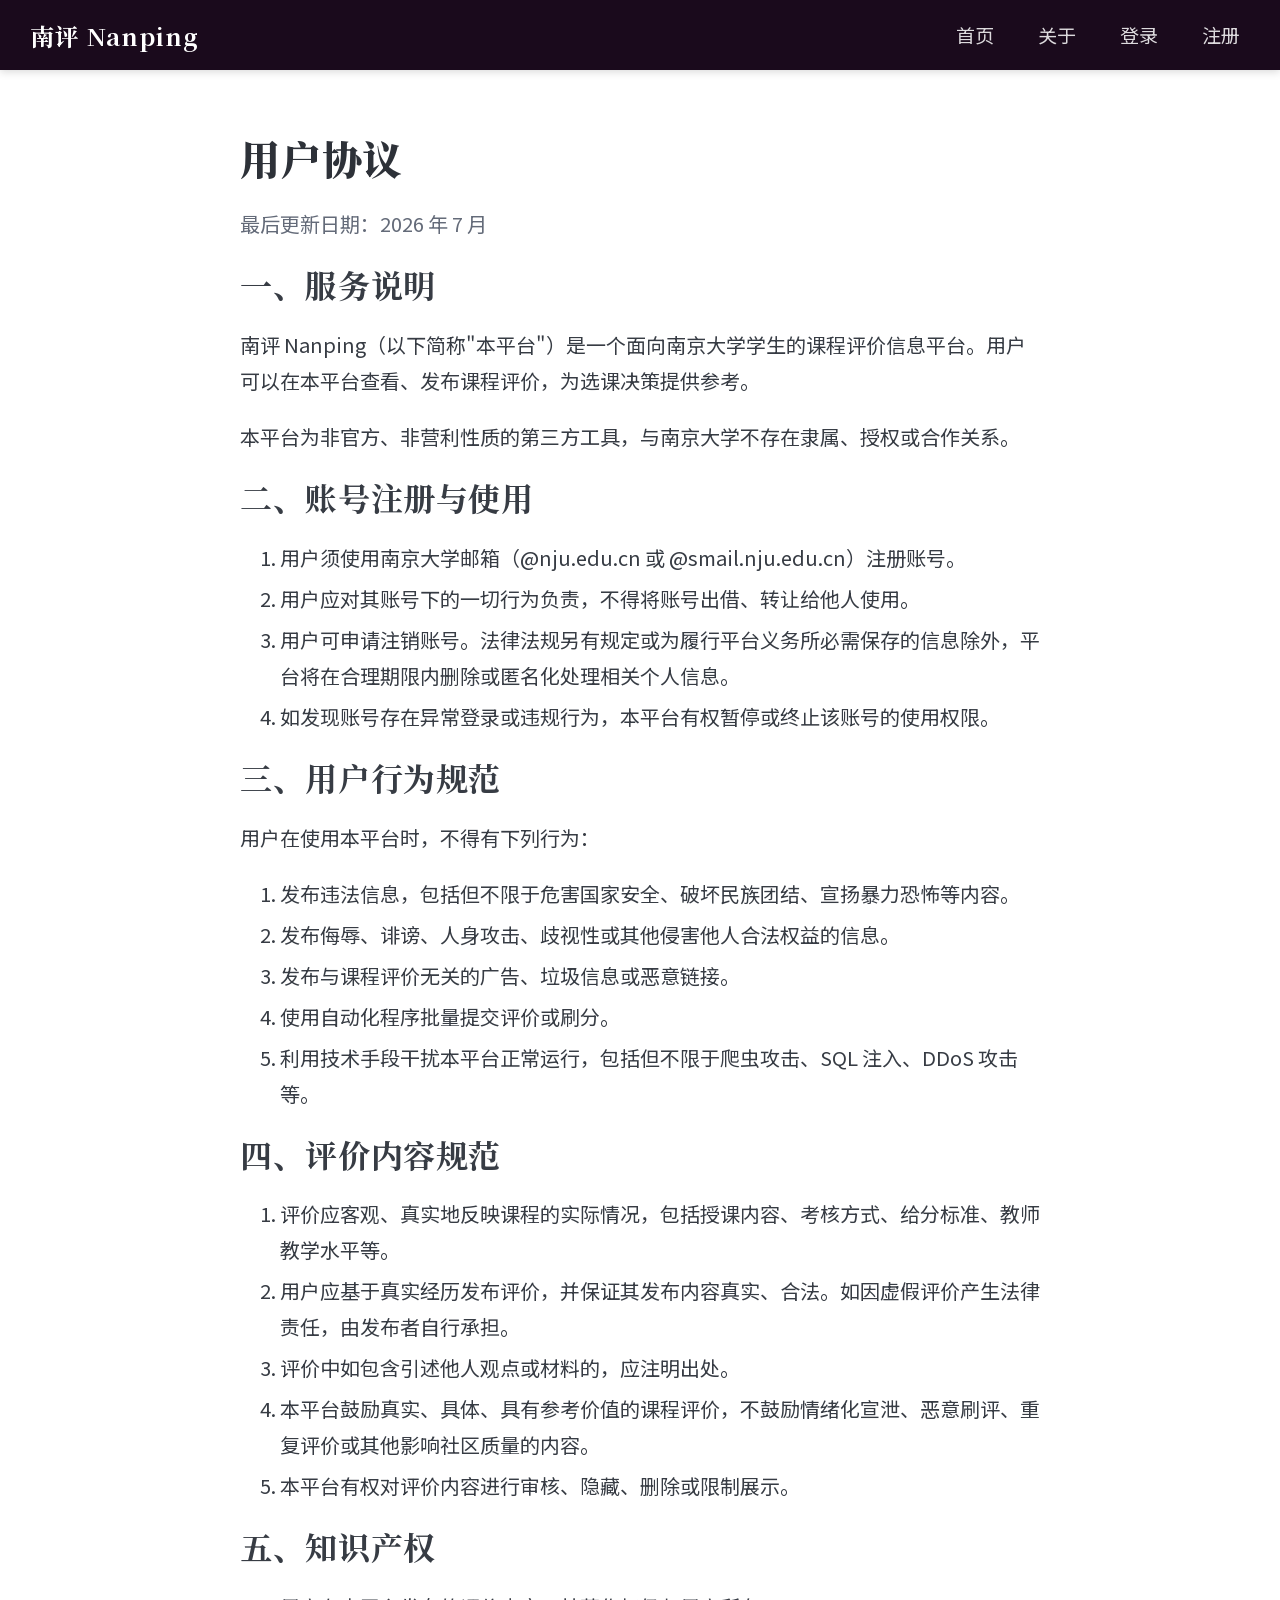
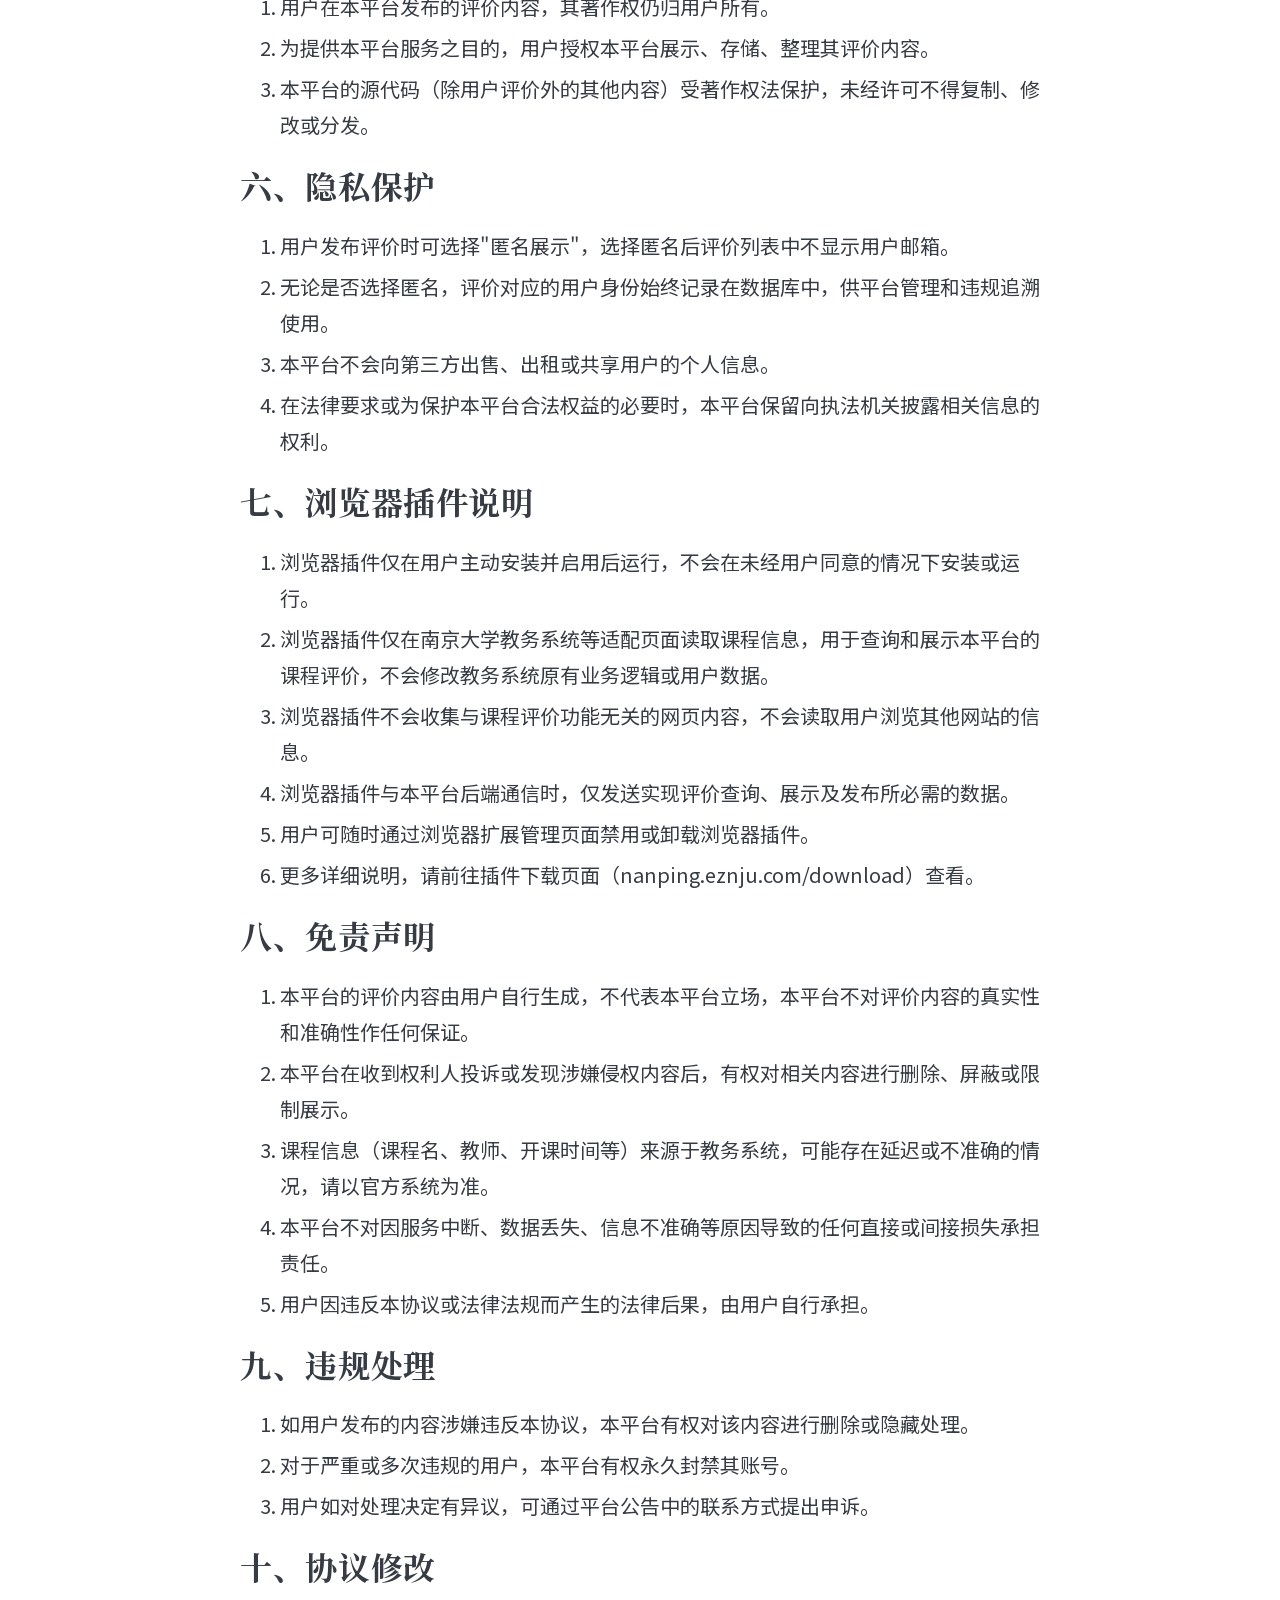
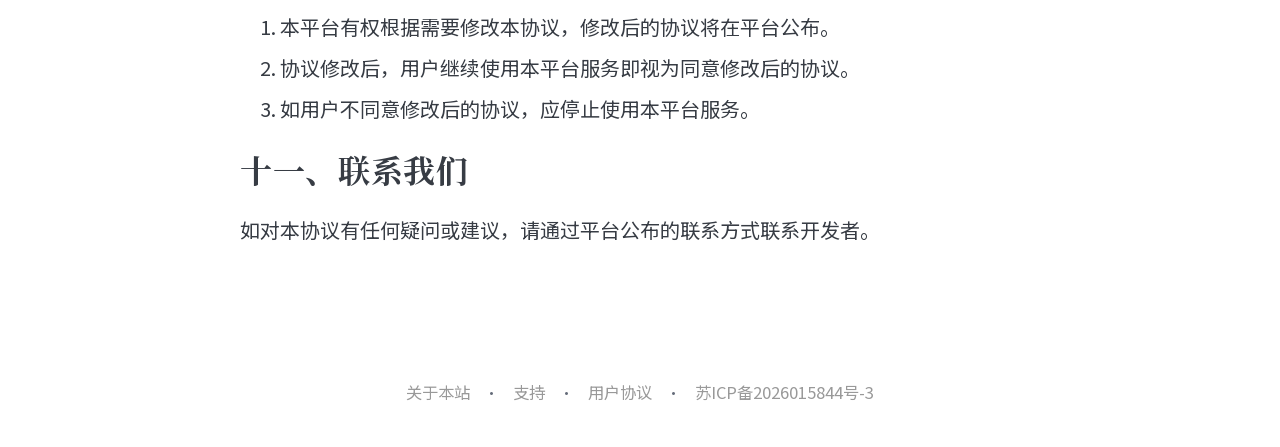
<file: frontend/terms.html>
<!DOCTYPE html>
<html lang="zh-CN" data-theme="light">
<head>
  <meta charset="UTF-8">
  <meta name="viewport" content="width=device-width, initial-scale=1.0">
  <title>用户协议 — 南评 Nanping</title>
<link rel="preload" href="fonts/material-symbols-outlined.woff2" as="font" type="font/woff2" crossorigin>

  <link rel="stylesheet" href="css/pico.classless.min.css">
<link rel="stylesheet" href="css/style.css">
<link rel="stylesheet" href="fonts/noto-sans-sc/index.css">
<link rel="stylesheet" href="fonts/noto-serif-sc/index.css">
<script async src="https://pagead2.googlesyndication.com/pagead/js/adsbygoogle.js?client=ca-pub-5654370790110965"
     crossorigin="anonymous"></script>
</head>
<body>

<!-- NAV-START -->
<nav class="nanping-nav">
  <div class="nav-brand">
    <a href="/">南评 Nanping</a>
  </div>
  <div class="nav-links" id="nav-auth-links">
    <a href="/">首页</a>
    <a href="/about">关于</a>
    <a href="/support">支持</a>
    <a href="/login">登录</a>
    <a href="/register">注册</a>
  </div>
</nav>
<!-- NAV-END -->

<main class="container" style="max-width: 800px; margin-top: 2rem; margin-bottom: 3rem;">
  <h1>用户协议</h1>
  <p style="color: var(--pico-muted-color);">最后更新日期：2026 年 7 月</p>

  <section>
    <h2>一、服务说明</h2>
    <p>南评 Nanping（以下简称"本平台"）是一个面向南京大学学生的课程评价信息平台。用户可以在本平台查看、发布课程评价，为选课决策提供参考。</p>
    <p>本平台为非官方、非营利性质的第三方工具，与南京大学不存在隶属、授权或合作关系。</p>
  </section>

  <section>
    <h2>二、账号注册与使用</h2>
    <ol>
      <li>用户须使用南京大学邮箱（@nju.edu.cn 或 @smail.nju.edu.cn）注册账号。</li>
      <li>用户应对其账号下的一切行为负责，不得将账号出借、转让给他人使用。</li>
      <li>用户可申请注销账号。法律法规另有规定或为履行平台义务所必需保存的信息除外，平台将在合理期限内删除或匿名化处理相关个人信息。</li>
      <li>如发现账号存在异常登录或违规行为，本平台有权暂停或终止该账号的使用权限。</li>
    </ol>
  </section>

  <section>
    <h2>三、用户行为规范</h2>
    <p>用户在使用本平台时，不得有下列行为：</p>
    <ol>
      <li>发布违法信息，包括但不限于危害国家安全、破坏民族团结、宣扬暴力恐怖等内容。</li>
      <li>发布侮辱、诽谤、人身攻击、歧视性或其他侵害他人合法权益的信息。</li>
      <li>发布与课程评价无关的广告、垃圾信息或恶意链接。</li>
      <li>使用自动化程序批量提交评价或刷分。</li>
      <li>利用技术手段干扰本平台正常运行，包括但不限于爬虫攻击、SQL 注入、DDoS 攻击等。</li>
    </ol>
  </section>

  <section>
    <h2>四、评价内容规范</h2>
    <ol>
      <li>评价应客观、真实地反映课程的实际情况，包括授课内容、考核方式、给分标准、教师教学水平等。</li>
      <li>用户应基于真实经历发布评价，并保证其发布内容真实、合法。如因虚假评价产生法律责任，由发布者自行承担。</li>
      <li>评价中如包含引述他人观点或材料的，应注明出处。</li>
      <li>本平台鼓励真实、具体、具有参考价值的课程评价，不鼓励情绪化宣泄、恶意刷评、重复评价或其他影响社区质量的内容。</li>
      <li>本平台有权对评价内容进行审核、隐藏、删除或限制展示。</li>
    </ol>
  </section>

  <section>
    <h2>五、知识产权</h2>
    <ol>
      <li>用户在本平台发布的评价内容，其著作权仍归用户所有。</li>
      <li>为提供本平台服务之目的，用户授权本平台展示、存储、整理其评价内容。</li>
      <li>本平台的源代码（除用户评价外的其他内容）受著作权法保护，未经许可不得复制、修改或分发。</li>
    </ol>
  </section>

  <section>
    <h2>六、隐私保护</h2>
    <ol>
      <li>用户发布评价时可选择"匿名展示"，选择匿名后评价列表中不显示用户邮箱。</li>
      <li>无论是否选择匿名，评价对应的用户身份始终记录在数据库中，供平台管理和违规追溯使用。</li>
      <li>本平台不会向第三方出售、出租或共享用户的个人信息。</li>
      <li>在法律要求或为保护本平台合法权益的必要时，本平台保留向执法机关披露相关信息的权利。</li>
    </ol>
  </section>

  <section>
    <h2>七、浏览器插件说明</h2>
    <ol>
      <li>浏览器插件仅在用户主动安装并启用后运行，不会在未经用户同意的情况下安装或运行。</li>
      <li>浏览器插件仅在南京大学教务系统等适配页面读取课程信息，用于查询和展示本平台的课程评价，不会修改教务系统原有业务逻辑或用户数据。</li>
      <li>浏览器插件不会收集与课程评价功能无关的网页内容，不会读取用户浏览其他网站的信息。</li>
      <li>浏览器插件与本平台后端通信时，仅发送实现评价查询、展示及发布所必需的数据。</li>
      <li>用户可随时通过浏览器扩展管理页面禁用或卸载浏览器插件。</li>
      <li>更多详细说明，请前往插件下载页面（nanping.eznju.com/download）查看。</li>
    </ol>
  </section>

  <section>
    <h2>八、免责声明</h2>
    <ol>
      <li>本平台的评价内容由用户自行生成，不代表本平台立场，本平台不对评价内容的真实性和准确性作任何保证。</li>
      <li>本平台在收到权利人投诉或发现涉嫌侵权内容后，有权对相关内容进行删除、屏蔽或限制展示。</li>
      <li>课程信息（课程名、教师、开课时间等）来源于教务系统，可能存在延迟或不准确的情况，请以官方系统为准。</li>
      <li>本平台不对因服务中断、数据丢失、信息不准确等原因导致的任何直接或间接损失承担责任。</li>
      <li>用户因违反本协议或法律法规而产生的法律后果，由用户自行承担。</li>
    </ol>
  </section>

  <section>
    <h2>九、违规处理</h2>
    <ol>
      <li>如用户发布的内容涉嫌违反本协议，本平台有权对该内容进行删除或隐藏处理。</li>
      <li>对于严重或多次违规的用户，本平台有权永久封禁其账号。</li>
      <li>用户如对处理决定有异议，可通过平台公告中的联系方式提出申诉。</li>
    </ol>
  </section>

  <section>
    <h2>十、协议修改</h2>
    <ol>
      <li>本平台有权根据需要修改本协议，修改后的协议将在平台公布。</li>
      <li>协议修改后，用户继续使用本平台服务即视为同意修改后的协议。</li>
      <li>如用户不同意修改后的协议，应停止使用本平台服务。</li>
    </ol>
  </section>

  <section>
    <h2>十一、联系我们</h2>
    <p>如对本协议有任何疑问或建议，请通过平台公布的联系方式联系开发者。</p>
  </section>
</main>

<footer class="nanping-footer">
  <a href="/about">关于本站</a>
  <span style="margin: 0 0.5rem; color: var(--pico-muted-color);">·</span>
  <a href="/support">支持</a>
  <span style="margin: 0 0.5rem; color: var(--pico-muted-color);">·</span>
  <a href="/terms">用户协议</a>
  <span style="margin: 0 0.5rem; color: var(--pico-muted-color);">·</span>
  <a href="https://beian.miit.gov.cn/" target="_blank">苏ICP备2026015844号-3</a>
</footer>

<script type="module">
import { updateNav } from "./js/auth.js";
updateNav();
</script>

</body>
</html>
</file>
<file: frontend/css/style.css>
/* ============================================================
   Nanping 自定义样式 — 基于 Pico.css v2 classless
   ============================================================ */

/* ---- 自托管 Material Symbols 图标字体 ---- */
@font-face {
  font-family: "Material Symbols Outlined";
  src: url("../fonts/material-symbols-outlined.woff2") format("woff2");
  font-weight: 400;
  font-style: normal;
  font-display: block;
}

/* ---- CSS 变量覆盖 ---- */
:root {
  --nanping-primary: #6B1C6C;
  --nanping-primary-hover: #4E1450;
  --nanping-gold: #6B1C6C;
  --nanping-gold-light: #C9A0CB;
  --nanping-danger: #8B2252;
  --nanping-success: #5E1675;
  --nanping-info: #6B1C6C;
  --nanping-nav-bg: #1A0A1C;
  --nanping-radius: 8px;

  /* 思源字体优先，系统字体兜底 */
  --nanping-font-sans: "Noto Sans SC", "PingFang SC", "Microsoft YaHei",
    "Hiragino Sans GB", "WenQuanYi Micro Hei", sans-serif;
  --nanping-font-serif: "Noto Serif SC", "PingFang SC", "STSong",
    "Songti SC", "SimSun", serif;
}

/* ---- 全局字体 ---- */

/* 覆盖 Pico.css 的字体变量，确保所有引用 var(--pico-font-family) 的元素也使用思源字体 */
:root {
  --pico-font-family: var(--nanping-font-sans);
  --pico-font-family-emoji: "Noto Sans SC", "Apple Color Emoji", "Segoe UI Emoji", sans-serif;
}

html {
  font-family: var(--nanping-font-sans);
}

body {
  font-family: var(--nanping-font-sans);
  font-weight: 400;
  line-height: 1.8;
  -webkit-font-smoothing: antialiased;
  -moz-osx-font-smoothing: grayscale;
}

/* 表单元素默认不继承 font-family，必须显式指定 */
input, button, select, textarea, optgroup, datalist {
  font-family: var(--nanping-font-sans);
}

p { line-height: 1.8; }

/* 标题适当紧凑 */
h1, h2, h3, h4, h5, h6 { line-height: 1.4; }

/* 标题使用宋体 */
h1, h2, h3, h4, h5, h6 {
  font-family: var(--nanping-font-serif);
  font-weight: 700;
  letter-spacing: 0.02em;
}

h1 { font-size: 2rem; font-weight: 900; }
h2 { font-size: 1.6rem; }
h3 { font-size: 1.3rem; }
h4 { font-size: 1.1rem; }

/* 代码保持等宽 */
code, pre, kbd, samp, .card-code, .header-code {
  font-family: "SF Mono", "Cascadia Code", "Fira Code", "JetBrains Mono",
    "Noto Sans SC", monospace;
}

/* ---- Material Symbols 图标基础样式 ---- */
.material-symbols-outlined {
  font-family: "Material Symbols Outlined";
  font-weight: normal;
  font-style: normal;
  font-size: 24px;
  line-height: 1;
  letter-spacing: normal;
  text-transform: none;
  display: inline-block;
  white-space: nowrap;
  word-wrap: normal;
  direction: ltr;
  -webkit-font-feature-settings: "liga";
  font-feature-settings: "liga";
  -webkit-font-smoothing: antialiased;
  vertical-align: middle;
  font-variation-settings: 'FILL' 0, 'wght' 400, 'GRAD' 0, 'opsz' 24;
}

/* ---- 顶部导航栏 ---- */
.nanping-nav {
  display: flex;
  align-items: center;
  justify-content: space-between;
  padding: 0.6rem 1.5rem;
  background: var(--nanping-nav-bg);
  color: #fff;
  box-shadow: 0 2px 8px rgba(0, 0, 0, 0.15);
  position: sticky;
  top: 0;
  z-index: 100;
}

.nanping-nav .nav-brand a {
  color: #fff;
  font-size: 1.2rem;
  text-decoration: none;
  font-weight: 700;
  letter-spacing: 0.04em;
  font-family: var(--nanping-font-serif);
}

.nanping-nav .nav-links {
  display: flex;
  gap: 1.2rem;
  align-items: center;
}

.nanping-nav .nav-links a {
  color: rgba(255, 255, 255, 0.85);
  text-decoration: none;
  font-size: 0.95rem;
  padding: 0.3rem 0.5rem;
  border-radius: 4px;
  transition: color 0.2s, background 0.2s;
}

.nanping-nav .nav-links a:hover {
  color: #fff;
  background: rgba(255, 255, 255, 0.1);
}

.nanping-nav .nav-links .nav-logout {
  color: rgba(255, 255, 255, 0.6);
  cursor: pointer;
}

.nanping-nav .nav-links .nav-logout:hover {
  color: #C08FC9;
}

/* ---- Hero 区域 ---- */
.hero {
  text-align: center;
  padding: 2.5rem 1rem 1.5rem;
}

.hero h1 {
  font-size: 2.2rem;
  margin-bottom: 0.4rem;
  color: var(--nanping-nav-bg);
}

.hero p {
  color: #666;
  font-size: 1.05rem;
  max-width: 480px;
  margin: 0 auto;
}

/* ---- 搜索区域 ---- */
.search-section {
  max-width: 720px;
  margin: 0 auto 2rem;
  padding: 0 1rem;
}

.search-section form {
  display: flex;
  gap: 0.6rem;
  flex-wrap: wrap;
}

.search-section form input {
  flex: 1;
  min-width: 140px;
}

.search-section form button {
  flex-shrink: 0;
}

.extension-hint {
  text-align: center;
  font-size: 1.05rem;
  color: #222;
  font-weight: 600;
  margin-bottom: 0.6rem;
}

/* ---- 插件推广贴纸 ---- */
.extension-sticker {
  display: flex;
  align-items: center;
  gap: 14px;
  max-width: 640px;
  margin: 0 auto 1.5rem;
  padding: 16px 22px;
  background: linear-gradient(135deg, var(--nanping-primary), #8B2D8E);
  color: #fff;
  border-radius: 12px;
  box-shadow: 0 4px 16px rgba(107, 28, 108, 0.25);
  font-family: var(--nanping-font-sans);
  font-size: 0.95rem;
  line-height: 1.5;
}

.extension-sticker .material-symbols-outlined {
  font-size: 32px;
  flex-shrink: 0;
}

.sticker-content {
  flex: 1;
  min-width: 0;
}

.sticker-content strong {
  font-weight: 700;
}

.sticker-content a {
  color: #fff;
  text-decoration: underline;
  font-weight: 600;
}

.sticker-content a:hover {
  text-decoration: none;
  opacity: 0.9;
}

.sticker-btn {
  background: #fff;
  color: var(--nanping-primary);
  padding: 8px 18px;
  border-radius: 8px;
  font-weight: 700;
  font-size: 0.9rem;
  text-decoration: none;
  white-space: nowrap;
  flex-shrink: 0;
  transition: background 0.15s, transform 0.15s;
}

.sticker-btn:hover {
  background: #f5e6f5;
  transform: translateY(-1px);
}

.extension-hint a {
  color: var(--nanping-primary);
  text-decoration: none;
  font-weight: 500;
}

.extension-hint a:hover {
  text-decoration: underline;
}

.info-links {
  text-align: center;
  font-size: 0.85rem;
  color: #888;
  margin-bottom: 0.8rem;
}

.info-links a {
  color: var(--nanping-primary);
  text-decoration: none;
}

.info-links a:hover {
  text-decoration: underline;
}

/* ---- 课程卡片网格 ---- */
.course-grid {
  display: grid;
  grid-template-columns: repeat(auto-fill, minmax(260px, 1fr));
  gap: 0.8rem;
  margin-top: 1rem;
}

.course-card {
  display: block;
  padding: 0.9rem 1rem;
  border: 1px solid var(--pico-muted-border-color, #ddd);
  border-radius: var(--nanping-radius);
  text-decoration: none;
  color: inherit;
  transition: box-shadow 0.2s, transform 0.15s, border-color 0.2s;
  background: var(--pico-card-background-color, #fff);
  cursor: pointer;
}

.course-card:hover {
  box-shadow: 0 4px 16px rgba(0, 0, 0, 0.1);
  transform: translateY(-2px);
  border-color: var(--nanping-primary);
}

.course-card .card-code {
  font-size: 0.75rem;
  color: #888;
  font-family: monospace;
}

.course-card .card-name {
  font-size: 1rem;
  font-weight: 600;
  margin: 0.15rem 0 0.3rem;
  color: #222;
  font-family: var(--nanping-font-serif);
}

.course-card .card-meta {
  font-size: 0.82rem;
  color: #666;
  margin-bottom: 0.35rem;
}

.course-card .card-semester {
  font-size: 0.78rem;
  color: var(--nanping-primary);
  margin-bottom: 0.2rem;
}

.course-card .card-footer {
  display: flex;
  justify-content: space-between;
  align-items: center;
  margin-top: 0.35rem;
  font-size: 0.82rem;
}

.course-card .card-footer .rating-score {
  font-weight: 700;
  color: var(--nanping-primary);
  font-size: 0.92rem;
  margin-left: 0.25rem;
}

.course-card .card-footer .review-count {
  color: var(--nanping-primary);
  font-weight: 600;
  font-size: 0.85rem;
}

/* ---- 课程详情头部 ---- */
.course-header {
  background: var(--pico-card-background-color, #fff);
  border-left: 4px solid var(--nanping-primary);
  padding: 1.5rem;
  border-radius: var(--nanping-radius);
  margin-bottom: 2rem;
  box-shadow: 0 1px 4px rgba(0, 0, 0, 0.05);
}

.course-header h1 {
  margin-bottom: 0.2rem;
}

.course-header .header-code {
  font-family: monospace;
  color: #888;
  font-size: 0.9rem;
}

.course-header .header-meta {
  margin-top: 0.5rem;
  display: flex;
  flex-wrap: wrap;
  gap: 1rem;
  align-items: center;
  color: #555;
  font-size: 0.95rem;
}

.course-header .header-stats {
  display: flex;
  gap: 1.2rem;
  align-items: center;
  margin-top: 0.6rem;
}

.course-header .header-semesters {
  display: flex;
  flex-wrap: wrap;
  align-items: center;
  gap: 0.4rem;
  margin-top: 0.6rem;
}

.course-header .header-semesters .semesters-label {
  font-size: 0.9rem;
  color: #888;
  margin-right: 0.1rem;
}

.course-header .header-semesters .semester-badge {
  display: inline-block;
  background: var(--nanping-primary);
  color: #fff;
  font-size: 0.8rem;
  padding: 0.15rem 0.55rem;
  border-radius: 12px;
  line-height: 1.5;
  white-space: nowrap;
}

.course-header .header-avg {
  font-size: 1.4rem;
  font-weight: 700;
  color: var(--nanping-gold);
}

/* ---- 评价列表网格 ---- */
#review-list {
  display: grid;
  grid-template-columns: repeat(auto-fill, minmax(360px, 1fr));
  gap: 0.7rem;
}

/* ---- 评价卡片 ---- */
.review-card {
  border: 1px solid var(--pico-muted-border-color, #ddd);
  border-left: 3px solid var(--nanping-primary);
  border-radius: var(--nanping-radius);
  padding: 0.75rem 1rem;
  margin-bottom: 0;
  background: var(--pico-card-background-color, #fff);
}

.review-card.is-anonymous {
  border-left-color: #aaa;
}

.review-card .review-header {
  display: flex;
  justify-content: space-between;
  align-items: flex-start;
  margin-bottom: 0.35rem;
}

.review-card .review-content {
  font-family: var(--nanping-font-sans);
  font-weight: 600;
  line-height: 1.75;
  font-size: 0.95rem;
  color: #333;
  white-space: pre-wrap;
  word-break: break-word;
}

.review-card .review-footer {
  margin-top: 0.45rem;
  font-size: 0.78rem;
  color: #888;
  display: flex;
  flex-wrap: wrap;
  gap: 0.6rem;
}

.review-card .review-footer .semester-badge {
  display: inline-block;
  background: #F3EAF5;
  color: #6B1C6C;
  padding: 0.1rem 0.45rem;
  border-radius: 4px;
  font-size: 0.75rem;
}

/* ---- 星星评分展示 ---- */
.star-rating {
  display: inline-flex;
  gap: 2px;
  color: var(--nanping-gold);
  line-height: 1;
}

.star-rating .material-symbols-outlined {
  font-size: 1.2rem;
}

.star-rating .star-filled {
  font-variation-settings: 'FILL' 1, 'wght' 400, 'GRAD' 0, 'opsz' 24;
}

.star-rating .star-empty {
  color: #ccc;
  font-variation-settings: 'FILL' 0, 'wght' 400, 'GRAD' 0, 'opsz' 24;
}

/* ---- 星星评分输入 ---- */
.star-input {
  display: inline-flex;
  gap: 4px;
  cursor: pointer;
  user-select: none;
}

.star-input .star {
  color: #ccc;
  transition: color 0.1s;
  display: inline-flex;
  align-items: center;
}

.star-input .star .material-symbols-outlined {
  font-size: 2rem;
}

.star-input .star.active,
.star-input .star.hover {
  color: var(--nanping-gold);
}

.star-input .star.active .material-symbols-outlined,
.star-input .star.hover .material-symbols-outlined {
  font-variation-settings: 'FILL' 1, 'wght' 400, 'GRAD' 0, 'opsz' 24;
}

/* ---- Toast 通知 ---- */
.toast-container {
  position: fixed;
  bottom: 1.2rem;
  right: 1.2rem;
  z-index: 9999;
  display: flex;
  flex-direction: column;
  gap: 0.5rem;
  pointer-events: none;
}

.toast {
  padding: 0.7rem 1.2rem;
  border-radius: var(--nanping-radius);
  color: #fff;
  font-size: 0.92rem;
  box-shadow: 0 4px 12px rgba(0, 0, 0, 0.2);
  animation: toast-in 0.3s ease-out;
  pointer-events: auto;
  max-width: 360px;
  word-break: break-word;
}

.toast.toast-removing {
  animation: toast-out 0.25s ease-in forwards;
}

.toast.toast-success {
  background: var(--nanping-success);
}

.toast.toast-error {
  background: var(--nanping-danger);
}

.toast.toast-info {
  background: var(--nanping-info);
}

@keyframes toast-in {
  from {
    transform: translateX(120%);
    opacity: 0;
  }
  to {
    transform: translateX(0);
    opacity: 1;
  }
}

@keyframes toast-out {
  from {
    transform: translateX(0);
    opacity: 1;
  }
  to {
    transform: translateX(120%);
    opacity: 0;
  }
}

/* ---- 加载动画 ---- */
.loading-container {
  display: flex;
  flex-direction: column;
  align-items: center;
  justify-content: center;
  padding: 2rem;
  gap: 0.8rem;
  color: #888;
}

.loading-spinner {
  width: 28px;
  height: 28px;
  border: 3px solid var(--pico-muted-border-color, #ddd);
  border-top-color: var(--nanping-primary);
  border-radius: 50%;
  animation: spin 0.6s linear infinite;
}

@keyframes spin {
  to {
    transform: rotate(360deg);
  }
}

/* ---- 按钮加载态 ---- */
button.is-loading {
  position: relative;
  pointer-events: none;
  opacity: 0.75;
}

button .btn-spinner {
  display: none;
  width: 14px;
  height: 14px;
  border: 2px solid rgba(255, 255, 255, 0.3);
  border-top-color: #fff;
  border-radius: 50%;
  animation: spin 0.5s linear infinite;
  vertical-align: middle;
  margin-right: 0.3rem;
}

button.is-loading .btn-spinner {
  display: inline-block;
}

/* ---- 空状态 ---- */
.empty-state {
  text-align: center;
  padding: 3rem 1rem;
  color: #999;
}

.empty-state .empty-icon {
  margin-bottom: 0.5rem;
}

.empty-state .empty-icon .material-symbols-outlined {
  font-size: 3rem;
  color: #bbb;
}

.empty-state p {
  font-size: 0.95rem;
}

/* ---- 表单辅助 ---- */
.field-error {
  color: var(--nanping-danger);
  font-size: 0.85rem;
  margin-top: 0.2rem;
}

.field-hint {
  color: #999;
  font-size: 0.82rem;
}

.char-counter {
  text-align: right;
  font-size: 0.8rem;
  color: #999;
  margin-top: 0.2rem;
}

.char-counter.near-limit {
  color: #6B1C6C;
}

.char-counter.at-limit {
  color: var(--nanping-danger);
}

/* ---- 分页 ---- */
.pagination {
  display: flex;
  justify-content: center;
  align-items: center;
  gap: 0.8rem;
  margin-top: 1.5rem;
  padding: 0.5rem 0;
}

.pagination .page-info {
  font-size: 0.9rem;
  color: #666;
}

.pagination button:disabled {
  opacity: 0.4;
  cursor: not-allowed;
}

/* ---- 添加评价表单区域 ---- */
.add-review-section {
  margin-top: 2rem;
  padding-top: 1.5rem;
  border-top: 1px solid var(--pico-muted-border-color, #ddd);
}

.add-review-section h3 {
  margin-bottom: 1rem;
}

.login-prompt {
  text-align: center;
  padding: 1.5rem;
  background: var(--pico-card-background-color, #fff);
  border-radius: var(--nanping-radius);
  border: 1px dashed var(--pico-muted-border-color, #ddd);
}

/* ---- 我的评价页面 ---- */
.my-review-card {
  display: flex;
  justify-content: space-between;
  align-items: flex-start;
  gap: 1rem;
}

.my-review-card .review-info {
  flex: 1;
  min-width: 0;
}

.my-review-card .review-info .course-link {
  font-weight: 600;
  font-size: 1.05rem;
  text-decoration: none;
}

.my-review-card .review-info .course-link:hover {
  text-decoration: underline;
}

.my-review-card .review-actions {
  flex-shrink: 0;
}

.my-review-card .review-actions .btn-delete {
  background: none;
  border: 1px solid var(--nanping-danger);
  color: var(--nanping-danger);
  padding: 0.3rem 0.8rem;
  border-radius: 4px;
  cursor: pointer;
  font-size: 0.85rem;
  transition: background 0.2s, color 0.2s;
}

.my-review-card .review-actions .btn-delete:hover {
  background: var(--nanping-danger);
  color: #fff;
}

/* ---- 响应式：移动端 ---- */
@media (max-width: 768px) {
  .nanping-nav {
    flex-direction: column;
    gap: 0.4rem;
    padding: 0.5rem 1rem;
  }

  .nanping-nav .nav-links {
    gap: 0.6rem;
    font-size: 0.88rem;
  }

  .hero h1 {
    font-size: 1.6rem;
  }

  .search-section form {
    flex-direction: column;
  }

  .course-grid {
    grid-template-columns: 1fr;
  }

  #review-list {
    grid-template-columns: 1fr;
  }

  .course-header .header-meta {
    flex-direction: column;
    gap: 0.3rem;
    align-items: flex-start;
  }

  .star-input .star .material-symbols-outlined {
    font-size: 1.6rem;
  }

  .toast-container {
    left: 1rem;
    right: 1rem;
    bottom: 0.8rem;
  }

  .toast {
    max-width: 100%;
  }

  .extension-sticker {
    flex-direction: column;
    text-align: center;
    gap: 10px;
    padding: 14px 16px;
    margin: 0 0.5rem 1rem;
  }

  .sticker-btn {
    width: 100%;
    text-align: center;
  }
}

/* ---- 页脚备案 ---- */
.nanping-footer {
  text-align: center;
  padding: 1.5rem 1rem 2rem;
  font-size: 0.82rem;
  color: #999;
}

.nanping-footer a {
  color: #999;
  text-decoration: none;
}

.nanping-footer a:hover {
  color: #666;
  text-decoration: underline;
}

/* ---- 下载页面 ---- */
.download-hero {
  text-align: center;
  padding: 2rem 1rem 1rem;
}

.download-hero h1 {
  font-size: 2rem;
  margin-bottom: 0.3rem;
}

.download-hero p {
  color: #666;
  max-width: 520px;
  margin: 0 auto;
}

.download-section {
  text-align: center;
  padding: 1rem 0;
}

.download-btn {
  display: inline-flex;
  align-items: center;
  gap: 0.4rem;
  padding: 0.7rem 1.8rem;
  background: var(--nanping-primary);
  color: #fff !important;
  border-radius: var(--nanping-radius);
  text-decoration: none;
  font-size: 1.05rem;
  font-weight: 600;
  transition: background 0.2s;
}

.download-btn:hover {
  background: var(--nanping-primary-hover);
  text-decoration: none !important;
}

details {
  margin-bottom: 1rem;
  border: 1px solid var(--pico-muted-border-color, #ddd);
  border-radius: var(--nanping-radius);
  padding: 0.8rem 1rem;
}

details summary {
  cursor: pointer;
  font-weight: 600;
}

details[open] {
  padding-bottom: 1rem;
}

details[open] summary {
  margin-bottom: 0.5rem;
}
</file>
<file: frontend/fonts/noto-sans-sc/index.css>
/* Noto Sans SC - self-hosted, auto-generated */
/* 303 subset files */

@font-face {
  font-family: 'Noto Sans SC';
  font-style: normal;
  font-weight: 400;
  font-display: swap;
  src: url(./k3kXo84MPvpLmixcA63oeALhLIiP-Q-87KaAaH7rzeAODp22mF0qmF4CSjmPC6A0Rg5g1igg1w.4.woff2) format('woff2');
  unicode-range: U+1f1e9-1f1f5, U+1f1f7-1f1ff, U+1f21a, U+1f232, U+1f234-1f237, U+1f250-1f251, U+1f300, U+1f302-1f308, U+1f30a-1f311, U+1f315, U+1f319-1f320, U+1f324, U+1f327, U+1f32a, U+1f32c-1f32d, U+1f330-1f357, U+1f359-1f37e;
}

@font-face {
  font-family: 'Noto Sans SC';
  font-style: normal;
  font-weight: 400;
  font-display: swap;
  src: url(./k3kXo84MPvpLmixcA63oeALhLIiP-Q-87KaAaH7rzeAODp22mF0qmF4CSjmPC6A0Rg5g1igg1w.5.woff2) format('woff2');
  unicode-range: U+fee3, U+fef3, U+ff03-ff04, U+ff07, U+ff0a, U+ff17-ff19, U+ff1c-ff1d, U+ff20-ff3a, U+ff3c, U+ff3e-ff5b, U+ff5d, U+ff61-ff65, U+ff67-ff6a, U+ff6c, U+ff6f-ff78, U+ff7a-ff7d, U+ff80-ff84, U+ff86, U+ff89-ff8e, U+ff92, U+ff97-ff9b, U+ff9d-ff9f, U+ffe0-ffe4, U+ffe6, U+ffe9, U+ffeb, U+ffed, U+fffc, U+1f004, U+1f170-1f171, U+1f192-1f195, U+1f198-1f19a, U+1f1e6-1f1e8;
}

@font-face {
  font-family: 'Noto Sans SC';
  font-style: normal;
  font-weight: 400;
  font-display: swap;
  src: url(./k3kXo84MPvpLmixcA63oeALhLIiP-Q-87KaAaH7rzeAODp22mF0qmF4CSjmPC6A0Rg5g1igg1w.6.woff2) format('woff2');
  unicode-range: U+f0a7, U+f0b2, U+f0b7, U+f0c9, U+f0d8, U+f0da, U+f0dc-f0dd, U+f0e0, U+f0e6, U+f0eb, U+f0fc, U+f101, U+f104-f105, U+f107, U+f10b, U+f11b, U+f14b, U+f18a, U+f193, U+f1d6-f1d7, U+f244, U+f27a, U+f296, U+f2ae, U+f471, U+f4b3, U+f610-f611, U+f880-f881, U+f8ec, U+f8f5, U+f8ff, U+f901, U+f90a, U+f92c-f92d, U+f934, U+f937, U+f941, U+f965, U+f967, U+f969, U+f96b, U+f96f, U+f974, U+f978-f979, U+f97e, U+f981, U+f98a, U+f98e, U+f997, U+f99c, U+f9b2, U+f9b5, U+f9ba, U+f9be, U+f9ca, U+f9d0-f9d1, U+f9dd, U+f9e0-f9e1, U+f9e4, U+f9f7, U+fa00-fa01, U+fa08, U+fa0a, U+fa11, U+fb01-fb02, U+fdfc, U+fe0e, U+fe30-fe31, U+fe33-fe44, U+fe49-fe52, U+fe54-fe57, U+fe59-fe66, U+fe68-fe6b, U+fe8e, U+fe92-fe93, U+feae, U+feb8, U+fecb-fecc, U+fee0;
}

@font-face {
  font-family: 'Noto Sans SC';
  font-style: normal;
  font-weight: 400;
  font-display: swap;
  src: url(./k3kXo84MPvpLmixcA63oeALhLIiP-Q-87KaAaH7rzeAODp22mF0qmF4CSjmPC6A0Rg5g1igg1w.21.woff2) format('woff2');
  unicode-range: U+9f83, U+9f85-9f8d, U+9f90-9f91, U+9f94-9f96, U+9f98, U+9f9b-9f9c, U+9f9e, U+9fa0, U+9fa2, U+9ff0-9fff, U+a001, U+a007, U+a025, U+a046-a047, U+a057, U+a072, U+a078-a079, U+a083, U+a085, U+a100, U+a118, U+a132, U+a134, U+a1f4, U+a242, U+a4a6, U+a4aa, U+a4b0-a4b1, U+a4b3, U+a9c1-a9c2, U+ac00-ac01, U+ac04, U+ac08, U+ac10-ac11, U+ac13-ac16, U+ac19, U+ac1c-ac1d, U+ac24, U+ac70-ac71, U+ac74, U+ac77-ac78, U+ac80-ac81, U+ac83, U+ac8c, U+ac90, U+ac9f-aca0, U+aca8-aca9, U+acac, U+acb0, U+acbd, U+acc1, U+acc4, U+ace0-ace1, U+ace4, U+ace8, U+acf3, U+acf5, U+acfc-acfd, U+ad00, U+ad0c, U+ad11, U+ad1c, U+ad34, U+ad50, U+ad64, U+ad6c, U+ad70, U+ad74, U+ad7f, U+ad81, U+ad8c, U+adc0, U+adc8, U+addc, U+ade0, U+adf8-adf9, U+adfc, U+ae00, U+ae08-ae09, U+ae0b, U+ae30, U+ae34, U+ae38, U+ae40, U+ae4a, U+ae4c, U+ae54, U+ae68, U+aebc, U+aed8, U+af2c-af2d;
}

@font-face {
  font-family: 'Noto Sans SC';
  font-style: normal;
  font-weight: 400;
  font-display: swap;
  src: url(./k3kXo84MPvpLmixcA63oeALhLIiP-Q-87KaAaH7rzeAODp22mF0qmF4CSjmPC6A0Rg5g1igg1w.22.woff2) format('woff2');
  unicode-range: U+9e30-9e33, U+9e35-9e3b, U+9e3e, U+9e40-9e44, U+9e46-9e4e, U+9e51, U+9e53, U+9e55-9e58, U+9e5a-9e5c, U+9e5e-9e63, U+9e66-9e6e, U+9e71, U+9e73, U+9e75, U+9e78-9e79, U+9e7c-9e7e, U+9e82, U+9e86-9e88, U+9e8b-9e8c, U+9e90-9e91, U+9e93, U+9e95, U+9e97, U+9e9d, U+9ea4-9ea5, U+9ea9-9eaa, U+9eb4-9eb5, U+9eb8-9eba, U+9ebc-9ebf, U+9ec3, U+9ec9, U+9ecd, U+9ed0, U+9ed2-9ed3, U+9ed5-9ed6, U+9ed9, U+9edc-9edd, U+9edf-9ee0, U+9ee2, U+9ee5, U+9ee7-9eea, U+9eef, U+9ef1, U+9ef3-9ef4, U+9ef6, U+9ef9, U+9efb-9efc, U+9efe, U+9f0b, U+9f0d, U+9f10, U+9f14, U+9f17, U+9f19, U+9f22, U+9f29, U+9f2c, U+9f2f, U+9f31, U+9f37, U+9f39, U+9f3d-9f3e, U+9f41, U+9f4a-9f4b, U+9f51-9f52, U+9f61-9f63, U+9f66-9f67, U+9f80-9f81;
}

@font-face {
  font-family: 'Noto Sans SC';
  font-style: normal;
  font-weight: 400;
  font-display: swap;
  src: url(./k3kXo84MPvpLmixcA63oeALhLIiP-Q-87KaAaH7rzeAODp22mF0qmF4CSjmPC6A0Rg5g1igg1w.23.woff2) format('woff2');
  unicode-range: U+9c82-9c83, U+9c85-9c8c, U+9c8e-9c92, U+9c94-9c9b, U+9c9e-9ca3, U+9ca5-9ca7, U+9ca9, U+9cab, U+9cad-9cae, U+9cb1-9cb7, U+9cb9-9cbd, U+9cbf-9cc0, U+9cc3, U+9cc5-9cc7, U+9cc9-9cd1, U+9cd3-9cda, U+9cdc-9cdd, U+9cdf, U+9ce1-9ce3, U+9ce5, U+9ce9, U+9cee-9cef, U+9cf3-9cf4, U+9cf6, U+9cfc-9cfd, U+9d02, U+9d08-9d09, U+9d12, U+9d1b, U+9d1e, U+9d26, U+9d28, U+9d37, U+9d3b, U+9d3f, U+9d51, U+9d59, U+9d5c-9d5d, U+9d5f-9d61, U+9d6c, U+9d70, U+9d72, U+9d7a, U+9d7e, U+9d84, U+9d89, U+9d8f, U+9d92, U+9daf, U+9db4, U+9db8, U+9dbc, U+9dc4, U+9dc7, U+9dc9, U+9dd7, U+9ddf, U+9df2, U+9df9-9dfa, U+9e0a, U+9e11, U+9e1a, U+9e1e, U+9e20, U+9e22, U+9e28-9e2c, U+9e2e-9e2f;
}

@font-face {
  font-family: 'Noto Sans SC';
  font-style: normal;
  font-weight: 400;
  font-display: swap;
  src: url(./k3kXo84MPvpLmixcA63oeALhLIiP-Q-87KaAaH7rzeAODp22mF0qmF4CSjmPC6A0Rg5g1igg1w.24.woff2) format('woff2');
  unicode-range: U+9a80, U+9a83, U+9a85, U+9a88-9a8a, U+9a8d-9a8e, U+9a90, U+9a92-9a93, U+9a95-9a96, U+9a98-9a99, U+9a9b-9aa2, U+9aa5, U+9aa7, U+9aaf-9ab1, U+9ab5-9ab6, U+9ab9-9aba, U+9ac0-9ac4, U+9ac8, U+9acb-9acc, U+9ace-9acf, U+9ad1-9ad2, U+9ad9, U+9adf, U+9ae1, U+9ae3, U+9aea-9aeb, U+9aed-9aef, U+9af4, U+9af9, U+9afb, U+9b03-9b04, U+9b06, U+9b08, U+9b0d, U+9b0f-9b10, U+9b13, U+9b18, U+9b1a, U+9b1f, U+9b22-9b23, U+9b25, U+9b27-9b28, U+9b2a, U+9b2f, U+9b31-9b32, U+9b3b, U+9b43, U+9b46-9b49, U+9b4d-9b4e, U+9b51, U+9b56, U+9b58, U+9b5a, U+9b5c, U+9b5f, U+9b61-9b62, U+9b6f, U+9b77, U+9b80, U+9b88, U+9b8b, U+9b8e, U+9b91, U+9b9f-9ba0, U+9ba8, U+9baa-9bab, U+9bad-9bae, U+9bb0-9bb1, U+9bb8, U+9bc9-9bca, U+9bd3, U+9bd6, U+9bdb, U+9be8, U+9bf0-9bf1, U+9c02, U+9c10, U+9c15, U+9c24, U+9c2d, U+9c32, U+9c39, U+9c3b, U+9c40, U+9c47-9c49, U+9c53, U+9c57, U+9c64, U+9c72, U+9c77-9c78, U+9c7b, U+9c7f-9c80;
}

@font-face {
  font-family: 'Noto Sans SC';
  font-style: normal;
  font-weight: 400;
  font-display: swap;
  src: url(./k3kXo84MPvpLmixcA63oeALhLIiP-Q-87KaAaH7rzeAODp22mF0qmF4CSjmPC6A0Rg5g1igg1w.25.woff2) format('woff2');
  unicode-range: U+98dd, U+98e1-98e2, U+98e7-98ea, U+98ec, U+98ee-98ef, U+98f2, U+98f4, U+98fc-98fe, U+9903, U+9905, U+9908, U+990a, U+990c-990d, U+9913-9914, U+9918, U+991a-991b, U+991e, U+9921, U+9928, U+992c, U+992e, U+9935, U+9938-9939, U+993d-993e, U+9945, U+994b-994c, U+9951-9952, U+9954-9955, U+9957, U+995e, U+9963, U+9966-9969, U+996b-996c, U+996f, U+9974-9975, U+9977-9979, U+997d-997e, U+9980-9981, U+9983-9984, U+9987, U+998a-998b, U+998d-9991, U+9993-9995, U+9997-9998, U+99a5, U+99ab, U+99ad-99ae, U+99b1, U+99b3-99b4, U+99bc, U+99bf, U+99c1, U+99c3-99c6, U+99cc, U+99d0, U+99d2, U+99d5, U+99db, U+99dd, U+99e1, U+99ed, U+99f1, U+99ff, U+9a01, U+9a03-9a04, U+9a0e-9a0f, U+9a11-9a13, U+9a19, U+9a1b, U+9a28, U+9a2b, U+9a30, U+9a32, U+9a37, U+9a40, U+9a45, U+9a4a, U+9a4d-9a4e, U+9a52, U+9a55, U+9a57, U+9a5a-9a5b, U+9a5f, U+9a62, U+9a65, U+9a69, U+9a6b, U+9a6e, U+9a75, U+9a77-9a7a, U+9a7d;
}

@font-face {
  font-family: 'Noto Sans SC';
  font-style: normal;
  font-weight: 400;
  font-display: swap;
  src: url(./k3kXo84MPvpLmixcA63oeALhLIiP-Q-87KaAaH7rzeAODp22mF0qmF4CSjmPC6A0Rg5g1igg1w.26.woff2) format('woff2');
  unicode-range: U+975b-975c, U+9763, U+9765-9766, U+976c-976d, U+9773, U+9776, U+977a, U+977c, U+9784-9785, U+978e-978f, U+9791-9792, U+9794-9795, U+9798, U+979a, U+979e, U+97a3, U+97a5-97a6, U+97a8, U+97ab-97ac, U+97ae-97af, U+97b2, U+97b4, U+97c6, U+97cb-97cc, U+97d3, U+97d8, U+97dc, U+97e1, U+97ea-97eb, U+97ee, U+97fb, U+97fe-97ff, U+9801-9803, U+9805-9806, U+9808, U+980c, U+9810-9814, U+9817-9818, U+981e, U+9820-9821, U+9824, U+9828, U+982b-982d, U+9830, U+9834, U+9838-9839, U+983c, U+9846, U+984d-984f, U+9851-9852, U+9854-9855, U+9857-9858, U+985a-985b, U+9862-9863, U+9865, U+9867, U+986b, U+986f-9871, U+9877-9878, U+987c, U+9880, U+9883, U+9885, U+9889, U+988b-988f, U+9893-9895, U+9899-989b, U+989e-989f, U+98a1-98a2, U+98a5-98a7, U+98a9, U+98af, U+98b1, U+98b6, U+98ba, U+98be, U+98c3-98c4, U+98c6-98c8, U+98cf-98d6, U+98da-98db;
}

@font-face {
  font-family: 'Noto Sans SC';
  font-style: normal;
  font-weight: 400;
  font-display: swap;
  src: url(./k3kXo84MPvpLmixcA63oeALhLIiP-Q-87KaAaH7rzeAODp22mF0qmF4CSjmPC6A0Rg5g1igg1w.27.woff2) format('woff2');
  unicode-range: U+95c4-95ca, U+95cc-95cd, U+95d4-95d6, U+95d8, U+95e1-95e2, U+95e9, U+95f0-95f1, U+95f3, U+95f6, U+95fc, U+95fe-95ff, U+9602-9604, U+9606-960d, U+960f, U+9611-9613, U+9615-9617, U+9619-961b, U+961d, U+9621, U+9628, U+962f, U+963c-963e, U+9641-9642, U+9649, U+9654, U+965b-965f, U+9661, U+9663, U+9665, U+9667-9668, U+966c, U+9670, U+9672-9674, U+9678, U+967a, U+967d, U+9682, U+9685, U+9688, U+968a, U+968d-968e, U+9695, U+9697-9698, U+969e, U+96a0, U+96a3-96a4, U+96a8, U+96aa, U+96b0-96b1, U+96b3-96b4, U+96b7-96b9, U+96bb-96bd, U+96c9, U+96cb, U+96ce, U+96d1-96d2, U+96d6, U+96d9, U+96db-96dc, U+96de, U+96e0, U+96e3, U+96e9, U+96eb, U+96f0-96f2, U+96f9, U+96ff, U+9701-9702, U+9705, U+9708, U+970a, U+970e-970f, U+9711, U+9719, U+9727, U+972a, U+972d, U+9730, U+973d, U+9742, U+9744, U+9748-9749, U+9750-9751, U+975a;
}

@font-face {
  font-family: 'Noto Sans SC';
  font-style: normal;
  font-weight: 400;
  font-display: swap;
  src: url(./k3kXo84MPvpLmixcA63oeALhLIiP-Q-87KaAaH7rzeAODp22mF0qmF4CSjmPC6A0Rg5g1igg1w.28.woff2) format('woff2');
  unicode-range: U+94f5, U+94f7, U+94f9, U+94fb-94fd, U+94ff, U+9503-9504, U+9506-9507, U+9509-950a, U+950d-950f, U+9511-9518, U+951a-9520, U+9522, U+9528-952d, U+9530-953a, U+953c-953f, U+9543-9546, U+9548-9550, U+9552-9555, U+9557-955b, U+955d-9568, U+956a-956d, U+9570-9574, U+9583, U+9586, U+9589, U+958e-958f, U+9591-9592, U+9594, U+9598-9599, U+959e-95a0, U+95a2-95a6, U+95a8-95b2, U+95b4, U+95b8-95c3;
}

@font-face {
  font-family: 'Noto Sans SC';
  font-style: normal;
  font-weight: 400;
  font-display: swap;
  src: url(./k3kXo84MPvpLmixcA63oeALhLIiP-Q-87KaAaH7rzeAODp22mF0qmF4CSjmPC6A0Rg5g1igg1w.29.woff2) format('woff2');
  unicode-range: U+941c-942b, U+942d-942e, U+9432-9433, U+9435, U+9438, U+943a, U+943e, U+9444, U+944a, U+9451-9452, U+945a, U+9462-9463, U+9465, U+9470-9487, U+948a-9492, U+9494-9498, U+949a, U+949c-949d, U+94a1, U+94a3-94a4, U+94a8, U+94aa-94ad, U+94af, U+94b2, U+94b4-94ba, U+94bc-94c0, U+94c4, U+94c6-94db, U+94de-94ec, U+94ee-94f1, U+94f3;
}

@font-face {
  font-family: 'Noto Sans SC';
  font-style: normal;
  font-weight: 400;
  font-display: swap;
  src: url(./k3kXo84MPvpLmixcA63oeALhLIiP-Q-87KaAaH7rzeAODp22mF0qmF4CSjmPC6A0Rg5g1igg1w.30.woff2) format('woff2');
  unicode-range: U+92ec-92ed, U+92f0, U+92f3, U+92f8, U+92fc, U+9304, U+9306, U+9310, U+9312, U+9315, U+9318, U+931a, U+931e, U+9320-9322, U+9324, U+9326-9329, U+932b-932c, U+932f, U+9331-9332, U+9335-9336, U+933e, U+9340-9341, U+934a-9360, U+9362-9363, U+9365-936b, U+936e, U+9375, U+937e, U+9382, U+938a, U+938c, U+938f, U+9393-9394, U+9396-9397, U+939a, U+93a2, U+93a7, U+93ac-93cd, U+93d0-93d1, U+93d6-93d8, U+93de-93df, U+93e1-93e2, U+93e4, U+93f8, U+93fb, U+93fd, U+940e-941a;
}

@font-face {
  font-family: 'Noto Sans SC';
  font-style: normal;
  font-weight: 400;
  font-display: swap;
  src: url(./k3kXo84MPvpLmixcA63oeALhLIiP-Q-87KaAaH7rzeAODp22mF0qmF4CSjmPC6A0Rg5g1igg1w.31.woff2) format('woff2');
  unicode-range: U+9163-9164, U+9169, U+9170, U+9172, U+9174, U+9179-917a, U+917d-917e, U+9182-9183, U+9185, U+918c-918d, U+9190-9191, U+919a, U+919c, U+91a1-91a4, U+91a8, U+91aa-91af, U+91b4-91b5, U+91b8, U+91ba, U+91be, U+91c0-91c1, U+91c6, U+91c8, U+91cb, U+91d0, U+91d2, U+91d7-91d8, U+91dd, U+91e3, U+91e6-91e7, U+91ed, U+91f0, U+91f5, U+91f9, U+9200, U+9205, U+9207-920a, U+920d-920e, U+9210, U+9214-9215, U+921c, U+921e, U+9221, U+9223-9227, U+9229-922a, U+922d, U+9234-9235, U+9237, U+9239-923a, U+923c-9240, U+9244-9246, U+9249, U+924e-924f, U+9251, U+9253, U+9257, U+925b, U+925e, U+9262, U+9264-9266, U+9268, U+926c, U+926f, U+9271, U+927b, U+927e, U+9280, U+9283, U+9285-928a, U+928e, U+9291, U+9293, U+9296, U+9298, U+929c-929d, U+92a8, U+92ab-92ae, U+92b3, U+92b6-92b7, U+92b9, U+92c1, U+92c5-92c6, U+92c8, U+92cc, U+92d0, U+92d2, U+92e4, U+92ea;
}

@font-face {
  font-family: 'Noto Sans SC';
  font-style: normal;
  font-weight: 400;
  font-display: swap;
  src: url(./k3kXo84MPvpLmixcA63oeALhLIiP-Q-87KaAaH7rzeAODp22mF0qmF4CSjmPC6A0Rg5g1igg1w.32.woff2) format('woff2');
  unicode-range: U+9004, U+900b, U+9011, U+9015-9016, U+901e, U+9021, U+9026, U+902d, U+902f, U+9031, U+9035-9036, U+9039-903a, U+9041, U+9044-9046, U+904a, U+904f-9052, U+9054-9055, U+9058-9059, U+905b-905e, U+9060-9062, U+9068-9069, U+906f, U+9072, U+9074, U+9076-907a, U+907c-907d, U+9081, U+9083, U+9085, U+9087-908b, U+908f, U+9095, U+9097, U+9099-909b, U+909d, U+90a0-90a1, U+90a8-90a9, U+90ac, U+90b0, U+90b2-90b4, U+90b6, U+90b8, U+90ba, U+90bd-90be, U+90c3-90c5, U+90c7-90c8, U+90cf-90d0, U+90d3, U+90d5, U+90d7, U+90da-90dc, U+90de, U+90e2, U+90e4, U+90e6-90e7, U+90ea-90eb, U+90ef, U+90f4-90f5, U+90f7, U+90fe-9100, U+9104, U+9109, U+910c, U+9112, U+9114-9115, U+9118, U+911c, U+911e, U+9120, U+9122-9123, U+9127, U+912d, U+912f-9132, U+9139-913a, U+9143, U+9146, U+9149-914a, U+914c, U+914e-9150, U+9154, U+9157, U+915a, U+915d-915e, U+9161-9162;
}

@font-face {
  font-family: 'Noto Sans SC';
  font-style: normal;
  font-weight: 400;
  font-display: swap;
  src: url(./k3kXo84MPvpLmixcA63oeALhLIiP-Q-87KaAaH7rzeAODp22mF0qmF4CSjmPC6A0Rg5g1igg1w.33.woff2) format('woff2');
  unicode-range: U+8e41-8e42, U+8e47, U+8e49-8e4b, U+8e50-8e53, U+8e59-8e5a, U+8e5f-8e60, U+8e64, U+8e69, U+8e6c, U+8e70, U+8e74, U+8e76, U+8e7a-8e7c, U+8e7f, U+8e84-8e85, U+8e87, U+8e89, U+8e8b, U+8e8d, U+8e8f-8e90, U+8e94, U+8e99, U+8e9c, U+8e9e, U+8eaa, U+8eac, U+8eb0, U+8eb6, U+8ec0, U+8ec6, U+8eca-8ece, U+8ed2, U+8eda, U+8edf, U+8ee2, U+8eeb, U+8ef8, U+8efb-8efe, U+8f03, U+8f09, U+8f0b, U+8f12-8f15, U+8f1b, U+8f1d, U+8f1f, U+8f29-8f2a, U+8f2f, U+8f36, U+8f38, U+8f3b, U+8f3e-8f3f, U+8f44-8f45, U+8f49, U+8f4d-8f4e, U+8f5f, U+8f6b, U+8f6d, U+8f71-8f73, U+8f75-8f76, U+8f78-8f7a, U+8f7c, U+8f7e, U+8f81-8f82, U+8f84, U+8f87, U+8f8a-8f8b, U+8f8d-8f8f, U+8f94-8f95, U+8f97-8f9a, U+8fa6, U+8fad-8faf, U+8fb2, U+8fb5-8fb7, U+8fba-8fbc, U+8fbf, U+8fc2, U+8fcb, U+8fcd, U+8fd3, U+8fd5, U+8fd7, U+8fda, U+8fe2-8fe5, U+8fe8-8fe9, U+8fee, U+8ff3-8ff4, U+8ff8, U+8ffa;
}

@font-face {
  font-family: 'Noto Sans SC';
  font-style: normal;
  font-weight: 400;
  font-display: swap;
  src: url(./k3kXo84MPvpLmixcA63oeALhLIiP-Q-87KaAaH7rzeAODp22mF0qmF4CSjmPC6A0Rg5g1igg1w.34.woff2) format('woff2');
  unicode-range: U+8cbd, U+8cbf-8cc4, U+8cc7-8cc8, U+8cca, U+8ccd, U+8cd1, U+8cd3, U+8cdb-8cdc, U+8cde, U+8ce0, U+8ce2-8ce4, U+8ce6-8ce8, U+8cea, U+8ced, U+8cf4, U+8cf8, U+8cfa, U+8cfc-8cfd, U+8d04-8d05, U+8d07-8d08, U+8d0a, U+8d0d, U+8d0f, U+8d13-8d14, U+8d16, U+8d1b, U+8d20, U+8d30, U+8d32-8d33, U+8d36, U+8d3b, U+8d3d, U+8d40, U+8d42-8d43, U+8d45-8d46, U+8d48-8d4a, U+8d4d, U+8d51, U+8d53, U+8d55, U+8d59, U+8d5c-8d5d, U+8d5f, U+8d61, U+8d66-8d67, U+8d6a, U+8d6d, U+8d71, U+8d73, U+8d84, U+8d90-8d91, U+8d94-8d95, U+8d99, U+8da8, U+8daf, U+8db1, U+8db5, U+8db8, U+8dba, U+8dbc, U+8dbf, U+8dc2, U+8dc4, U+8dc6, U+8dcb, U+8dce-8dcf, U+8dd6-8dd7, U+8dda-8ddb, U+8dde, U+8de1, U+8de3-8de4, U+8de9, U+8deb-8dec, U+8df0-8df1, U+8df6-8dfd, U+8e05, U+8e07, U+8e09-8e0a, U+8e0c, U+8e0e, U+8e10, U+8e14, U+8e1d-8e1f, U+8e23, U+8e26, U+8e2b-8e31, U+8e34-8e35, U+8e39-8e3a, U+8e3d, U+8e40;
}

@font-face {
  font-family: 'Noto Sans SC';
  font-style: normal;
  font-weight: 400;
  font-display: swap;
  src: url(./k3kXo84MPvpLmixcA63oeALhLIiP-Q-87KaAaH7rzeAODp22mF0qmF4CSjmPC6A0Rg5g1igg1w.35.woff2) format('woff2');
  unicode-range: U+8b80, U+8b83, U+8b8a, U+8b8c, U+8b90, U+8b93, U+8b99-8b9a, U+8ba0, U+8ba3, U+8ba5-8ba7, U+8baa-8bac, U+8bb4-8bb5, U+8bb7, U+8bb9, U+8bc2-8bc3, U+8bc5, U+8bcb-8bcc, U+8bce-8bd0, U+8bd2-8bd4, U+8bd6, U+8bd8-8bd9, U+8bdc, U+8bdf, U+8be3-8be4, U+8be7-8be9, U+8beb-8bec, U+8bee, U+8bf0, U+8bf2-8bf3, U+8bf6, U+8bf9, U+8bfc-8bfd, U+8bff-8c00, U+8c02, U+8c04, U+8c06-8c07, U+8c0c, U+8c0f, U+8c11-8c12, U+8c14-8c1b, U+8c1d-8c21, U+8c24-8c25, U+8c27, U+8c2a-8c2c, U+8c2e-8c30, U+8c32-8c36, U+8c3f, U+8c47-8c4c, U+8c4e-8c50, U+8c54-8c56, U+8c62, U+8c68, U+8c6c, U+8c73, U+8c78, U+8c7a, U+8c82, U+8c85, U+8c89-8c8a, U+8c8d-8c8e, U+8c90, U+8c93-8c94, U+8c98, U+8c9d-8c9e, U+8ca0-8ca2, U+8ca7-8cac, U+8caf-8cb0, U+8cb3-8cb4, U+8cb6-8cb9, U+8cbb-8cbc;
}

@font-face {
  font-family: 'Noto Sans SC';
  font-style: normal;
  font-weight: 400;
  font-display: swap;
  src: url(./k3kXo84MPvpLmixcA63oeALhLIiP-Q-87KaAaH7rzeAODp22mF0qmF4CSjmPC6A0Rg5g1igg1w.36.woff2) format('woff2');
  unicode-range: U+8a15-8a18, U+8a1a-8a1b, U+8a1d, U+8a1f, U+8a22-8a23, U+8a25, U+8a2b, U+8a2d, U+8a31, U+8a33-8a34, U+8a36-8a38, U+8a3a, U+8a3c, U+8a3e, U+8a40-8a41, U+8a46, U+8a48, U+8a50, U+8a52, U+8a54-8a55, U+8a58, U+8a5b, U+8a5d-8a63, U+8a66, U+8a69-8a6b, U+8a6d-8a6e, U+8a70, U+8a72-8a73, U+8a7a, U+8a85, U+8a87, U+8a8a, U+8a8c-8a8d, U+8a90-8a92, U+8a95, U+8a98, U+8aa0-8aa1, U+8aa3-8aa6, U+8aa8-8aa9, U+8aac-8aae, U+8ab0, U+8ab2, U+8ab8-8ab9, U+8abc, U+8abe-8abf, U+8ac7, U+8acf, U+8ad2, U+8ad6-8ad7, U+8adb-8adc, U+8adf, U+8ae1, U+8ae6-8ae8, U+8aeb, U+8aed-8aee, U+8af1, U+8af3-8af4, U+8af7-8af8, U+8afa, U+8afe, U+8b00-8b02, U+8b07, U+8b0a, U+8b0c, U+8b0e, U+8b10, U+8b17, U+8b19, U+8b1b, U+8b1d, U+8b20-8b21, U+8b26, U+8b28, U+8b2c, U+8b33, U+8b39, U+8b3e-8b3f, U+8b41, U+8b45, U+8b49, U+8b4c, U+8b4f, U+8b57-8b58, U+8b5a, U+8b5c, U+8b5e, U+8b60, U+8b6c, U+8b6f-8b70, U+8b72, U+8b74, U+8b77, U+8b7d;
}

@font-face {
  font-family: 'Noto Sans SC';
  font-style: normal;
  font-weight: 400;
  font-display: swap;
  src: url(./k3kXo84MPvpLmixcA63oeALhLIiP-Q-87KaAaH7rzeAODp22mF0qmF4CSjmPC6A0Rg5g1igg1w.37.woff2) format('woff2');
  unicode-range: U+8882, U+8884-8886, U+8888, U+888f, U+8892-8893, U+889b, U+88a2, U+88a4, U+88a6, U+88a8, U+88aa, U+88ae, U+88b1, U+88b4, U+88b7, U+88bc, U+88c0, U+88c6-88c9, U+88ce-88cf, U+88d1-88d3, U+88d8, U+88db-88dd, U+88df, U+88e1-88e3, U+88e5, U+88e8, U+88ec, U+88f0-88f1, U+88f3-88f4, U+88fc-88fe, U+8900, U+8902, U+8906-8907, U+8909-890c, U+8912-8915, U+8918-891b, U+8921, U+8925, U+892b, U+8930, U+8932, U+8934, U+8936, U+893b, U+893d, U+8941, U+894c, U+8955-8956, U+8959, U+895c, U+895e-8960, U+8966, U+896a, U+896c, U+896f-8970, U+8972, U+897b, U+897e, U+8980, U+8983, U+8985, U+8987-8988, U+898c, U+898f, U+8993, U+8997, U+899a, U+89a1, U+89a7, U+89a9-89aa, U+89b2-89b3, U+89b7, U+89c0, U+89c7, U+89ca-89cc, U+89ce-89d1, U+89d6, U+89da, U+89dc, U+89de, U+89e5, U+89e7, U+89eb, U+89ef, U+89f1, U+89f3-89f4, U+89f8, U+89ff, U+8a01-8a03, U+8a07-8a0a, U+8a0e-8a0f, U+8a13;
}

@font-face {
  font-family: 'Noto Sans SC';
  font-style: normal;
  font-weight: 400;
  font-display: swap;
  src: url(./k3kXo84MPvpLmixcA63oeALhLIiP-Q-87KaAaH7rzeAODp22mF0qmF4CSjmPC6A0Rg5g1igg1w.38.woff2) format('woff2');
  unicode-range: U+86f4, U+86f8-86f9, U+86fb, U+86fe, U+8703, U+8706-870a, U+870d, U+8711-8713, U+871a, U+871e, U+8722-8723, U+8725, U+8729, U+872e, U+8731, U+8734, U+8737, U+873a-873b, U+873e-8740, U+8742, U+8747-8748, U+8753, U+8755, U+8757-8758, U+875d, U+875f, U+8762-8766, U+8768, U+876e, U+8770, U+8772, U+8775, U+8778, U+877b-877e, U+8782, U+8785, U+8788, U+878b, U+8793, U+8797, U+879a, U+879e-87a0, U+87a2-87a3, U+87a8, U+87ab-87ad, U+87af, U+87b3, U+87b5, U+87bd, U+87c0, U+87c4, U+87c6, U+87ca-87cb, U+87d1-87d2, U+87db-87dc, U+87de, U+87e0, U+87e5, U+87ea, U+87ec, U+87ee, U+87f2-87f3, U+87fb, U+87fd-87fe, U+8802-8803, U+8805, U+880a-880b, U+880d, U+8813-8816, U+8819, U+881b, U+881f, U+8821, U+8823, U+8831-8832, U+8835-8836, U+8839, U+883b-883c, U+8844, U+8846, U+884a, U+884e, U+8852-8853, U+8855, U+8859, U+885b, U+885d-885e, U+8862, U+8864, U+8869-886a, U+886e-886f, U+8872, U+8879, U+887d-887f;
}

@font-face {
  font-family: 'Noto Sans SC';
  font-style: normal;
  font-weight: 400;
  font-display: swap;
  src: url(./k3kXo84MPvpLmixcA63oeALhLIiP-Q-87KaAaH7rzeAODp22mF0qmF4CSjmPC6A0Rg5g1igg1w.39.woff2) format('woff2');
  unicode-range: U+8548, U+854e, U+8553, U+8556-8557, U+8559, U+855e, U+8561, U+8564-8565, U+8568-856a, U+856d, U+856f-8570, U+8572, U+8576, U+8579-857b, U+8580, U+8585-8586, U+8588, U+858a, U+858f, U+8591, U+8594, U+8599, U+859c, U+85a2, U+85a4, U+85a6, U+85a8-85a9, U+85ab-85ac, U+85ae, U+85b7-85b9, U+85be, U+85c1, U+85c7, U+85cd, U+85d0, U+85d3, U+85d5, U+85dc-85dd, U+85df-85e0, U+85e5-85e6, U+85e8-85ea, U+85f4, U+85f9, U+85fe-85ff, U+8602, U+8605-8607, U+860a-860b, U+8616, U+8618, U+861a, U+8627, U+8629, U+862d, U+8638, U+863c, U+863f, U+864d, U+864f, U+8652-8655, U+865b-865c, U+865f, U+8662, U+8667, U+866c, U+866e, U+8671, U+8675, U+867a-867c, U+867f, U+868b, U+868d, U+8693, U+869c-869d, U+86a1, U+86a3-86a4, U+86a7-86a9, U+86ac, U+86af-86b1, U+86b4-86b6, U+86ba, U+86c0, U+86c4, U+86c6, U+86c9-86ca, U+86cd-86d1, U+86d4, U+86d8, U+86de-86df, U+86e4, U+86e6, U+86e9, U+86ed, U+86ef-86f3;
}

@font-face {
  font-family: 'Noto Sans SC';
  font-style: normal;
  font-weight: 400;
  font-display: swap;
  src: url(./k3kXo84MPvpLmixcA63oeALhLIiP-Q-87KaAaH7rzeAODp22mF0qmF4CSjmPC6A0Rg5g1igg1w.40.woff2) format('woff2');
  unicode-range: U+83c5, U+83c8-83c9, U+83cb, U+83d1, U+83d3-83d6, U+83d8, U+83db, U+83dd, U+83df, U+83e1, U+83e5, U+83ea-83eb, U+83f0, U+83f4, U+83f8-83f9, U+83fb, U+83fd, U+83ff, U+8401, U+8406, U+840a-840b, U+840f, U+8411, U+8418, U+841c, U+8420, U+8422-8424, U+8426, U+8429, U+842c, U+8438-8439, U+843b-843c, U+843f, U+8446-8447, U+8449, U+844e, U+8451-8452, U+8456, U+8459-845a, U+845c, U+8462, U+8466, U+846d, U+846f-8470, U+8473, U+8476-8478, U+847a, U+847d, U+8484-8485, U+8487, U+8489, U+848c, U+848e, U+8490, U+8493-8494, U+8497, U+849b, U+849e-849f, U+84a1, U+84a5, U+84a8, U+84af, U+84b4, U+84b9-84bf, U+84c1-84c2, U+84c5-84c7, U+84ca-84cb, U+84cd, U+84d0-84d1, U+84d3, U+84d6, U+84df-84e0, U+84e2-84e3, U+84e5-84e7, U+84ee, U+84f3, U+84f6, U+84fa, U+84fc, U+84ff-8500, U+850c, U+8511, U+8514-8515, U+8517-8518, U+851f, U+8523, U+8525-8526, U+8529, U+852b, U+852d, U+8532, U+8534-8535, U+8538-853a, U+853c, U+8543, U+8545;
}

@font-face {
  font-family: 'Noto Sans SC';
  font-style: normal;
  font-weight: 400;
  font-display: swap;
  src: url(./k3kXo84MPvpLmixcA63oeALhLIiP-Q-87KaAaH7rzeAODp22mF0qmF4CSjmPC6A0Rg5g1igg1w.41.woff2) format('woff2');
  unicode-range: U+82bc, U+82be, U+82c0-82c2, U+82c4-82c8, U+82ca-82cc, U+82ce, U+82d0, U+82d2-82d3, U+82d5-82d6, U+82d8-82d9, U+82dc-82de, U+82e0-82e4, U+82e7, U+82e9-82eb, U+82ed-82ee, U+82f3-82f4, U+82f7-82f8, U+82fa-8301, U+8306-8308, U+830c-830d, U+830f, U+8311, U+8313-8315, U+8318, U+831a-831b, U+831d, U+8324, U+8327, U+832a, U+832c-832d, U+832f, U+8331-8334, U+833a-833c, U+8340, U+8343-8345, U+8347-8348, U+834a, U+834c, U+834f, U+8351, U+8356, U+8358-835c, U+835e, U+8360, U+8364-8366, U+8368-836a, U+836c-836e, U+8373, U+8378, U+837b-837d, U+837f-8380, U+8382, U+8388, U+838a-838b, U+8392, U+8394, U+8396, U+8398-8399, U+839b-839c, U+83a0, U+83a2-83a3, U+83a8-83aa, U+83ae-83b0, U+83b3-83b4, U+83b6, U+83b8, U+83ba, U+83bc-83bd, U+83bf-83c0, U+83c2;
}

@font-face {
  font-family: 'Noto Sans SC';
  font-style: normal;
  font-weight: 400;
  font-display: swap;
  src: url(./k3kXo84MPvpLmixcA63oeALhLIiP-Q-87KaAaH7rzeAODp22mF0qmF4CSjmPC6A0Rg5g1igg1w.42.woff2) format('woff2');
  unicode-range: U+8166-8169, U+816b, U+816d, U+8171, U+8173-8174, U+8178, U+817c-817d, U+8182, U+8188, U+8191, U+8198-819b, U+81a0, U+81a3, U+81a5-81a6, U+81a9, U+81b6, U+81ba-81bb, U+81bd, U+81bf, U+81c1, U+81c3, U+81c6, U+81c9-81ca, U+81cc-81cd, U+81d1, U+81d3-81d4, U+81d8, U+81db-81dc, U+81de-81df, U+81e5, U+81e7-81e9, U+81eb-81ec, U+81ee-81ef, U+81f5, U+81f8, U+81fa, U+81fc, U+81fe, U+8200-8202, U+8204, U+8208-820a, U+820e-8210, U+8216-8218, U+821b-821c, U+8221-8224, U+8226-8228, U+822b, U+822d, U+822f, U+8232-8234, U+8237-8238, U+823a-823b, U+823e, U+8244, U+8249, U+824b, U+824f, U+8259-825a, U+825f, U+8266, U+8268, U+826e, U+8271, U+8276-8279, U+827d, U+827f, U+8283-8284, U+8288-828a, U+828d-8291, U+8293-8294, U+8296-8298, U+829f-82a1, U+82a3-82a4, U+82a7-82ab, U+82ae, U+82b0, U+82b2, U+82b4-82b6;
}

@font-face {
  font-family: 'Noto Sans SC';
  font-style: normal;
  font-weight: 400;
  font-display: swap;
  src: url(./k3kXo84MPvpLmixcA63oeALhLIiP-Q-87KaAaH7rzeAODp22mF0qmF4CSjmPC6A0Rg5g1igg1w.43.woff2) format('woff2');
  unicode-range: U+8016, U+8018-8019, U+801c, U+801e, U+8026-802a, U+8031, U+8034-8035, U+8037, U+8043, U+804b, U+804d, U+8052, U+8056, U+8059, U+805e, U+8061, U+8068-8069, U+806e-8074, U+8076-8078, U+807c-8080, U+8082, U+8084-8085, U+8088, U+808f, U+8093, U+809c, U+809f, U+80ab, U+80ad-80ae, U+80b1, U+80b6-80b8, U+80bc-80bd, U+80c2, U+80c4, U+80ca, U+80cd, U+80d1, U+80d4, U+80d7, U+80d9-80db, U+80dd, U+80e0, U+80e4-80e5, U+80e7-80ed, U+80ef-80f1, U+80f3-80f4, U+80fc, U+8101, U+8104-8105, U+8107-8108, U+810c-810e, U+8112-8115, U+8117-8119, U+811b-811f, U+8121-8130, U+8132-8134, U+8137, U+8139, U+813f-8140, U+8142, U+8146, U+8148, U+814d-814e, U+8151, U+8153, U+8158-815a, U+815e, U+8160;
}

@font-face {
  font-family: 'Noto Sans SC';
  font-style: normal;
  font-weight: 400;
  font-display: swap;
  src: url(./k3kXo84MPvpLmixcA63oeALhLIiP-Q-87KaAaH7rzeAODp22mF0qmF4CSjmPC6A0Rg5g1igg1w.44.woff2) format('woff2');
  unicode-range: U+7ef0-7ef2, U+7ef6, U+7efa-7efb, U+7efe, U+7f01-7f04, U+7f08, U+7f0a-7f12, U+7f17, U+7f19, U+7f1b-7f1c, U+7f1f, U+7f21-7f23, U+7f25-7f28, U+7f2a-7f33, U+7f35-7f37, U+7f3d, U+7f42, U+7f44-7f45, U+7f4c-7f4d, U+7f52, U+7f54, U+7f58-7f59, U+7f5d, U+7f5f-7f61, U+7f63, U+7f65, U+7f68, U+7f70-7f71, U+7f73-7f75, U+7f77, U+7f79, U+7f7d-7f7e, U+7f85-7f86, U+7f88-7f89, U+7f8b-7f8c, U+7f90-7f91, U+7f94-7f96, U+7f98-7f9b, U+7f9d, U+7f9f, U+7fa3, U+7fa7-7fa9, U+7fac-7fb2, U+7fb4, U+7fb6, U+7fb8, U+7fbc, U+7fbf-7fc0, U+7fc3, U+7fca, U+7fcc, U+7fce, U+7fd2, U+7fd5, U+7fd9-7fdb, U+7fdf, U+7fe3, U+7fe5-7fe7, U+7fe9, U+7feb-7fec, U+7fee-7fef, U+7ff1, U+7ff3-7ff4, U+7ff9-7ffa, U+7ffe, U+8004, U+8006, U+800b, U+800e, U+8011-8012, U+8014;
}

@font-face {
  font-family: 'Noto Sans SC';
  font-style: normal;
  font-weight: 400;
  font-display: swap;
  src: url(./k3kXo84MPvpLmixcA63oeALhLIiP-Q-87KaAaH7rzeAODp22mF0qmF4CSjmPC6A0Rg5g1igg1w.45.woff2) format('woff2');
  unicode-range: U+7dd2, U+7dd4, U+7dd6-7dd8, U+7dda-7de0, U+7de2-7de6, U+7de8-7ded, U+7def, U+7df1-7df5, U+7df7, U+7df9, U+7dfb-7dfc, U+7dfe-7e02, U+7e04, U+7e08-7e0b, U+7e12, U+7e1b, U+7e1e, U+7e20, U+7e22-7e23, U+7e26, U+7e29, U+7e2b, U+7e2e-7e2f, U+7e31, U+7e37, U+7e39-7e3e, U+7e40, U+7e43-7e44, U+7e46-7e47, U+7e4a-7e4b, U+7e4d-7e4e, U+7e51, U+7e54-7e56, U+7e58-7e5b, U+7e5d-7e5e, U+7e61, U+7e66-7e67, U+7e69-7e6b, U+7e6d, U+7e70, U+7e73, U+7e77, U+7e79, U+7e7b-7e7d, U+7e81-7e82, U+7e8c-7e8d, U+7e8f, U+7e92-7e94, U+7e96, U+7e98, U+7e9a-7e9c, U+7e9e-7e9f, U+7ea1, U+7ea3, U+7ea5, U+7ea8-7ea9, U+7eab, U+7ead-7eae, U+7eb0, U+7ebb, U+7ebe, U+7ec0-7ec2, U+7ec9, U+7ecb-7ecc, U+7ed0, U+7ed4, U+7ed7, U+7edb, U+7ee0-7ee2, U+7ee5-7ee6, U+7ee8, U+7eeb;
}

@font-face {
  font-family: 'Noto Sans SC';
  font-style: normal;
  font-weight: 400;
  font-display: swap;
  src: url(./k3kXo84MPvpLmixcA63oeALhLIiP-Q-87KaAaH7rzeAODp22mF0qmF4CSjmPC6A0Rg5g1igg1w.46.woff2) format('woff2');
  unicode-range: U+7ce8, U+7cec, U+7cf0, U+7cf5-7cf9, U+7cfc, U+7cfe, U+7d00, U+7d04-7d0b, U+7d0d, U+7d10-7d14, U+7d17-7d19, U+7d1b-7d1f, U+7d21, U+7d24-7d26, U+7d28-7d2a, U+7d2c-7d2e, U+7d30-7d31, U+7d33, U+7d35-7d36, U+7d38-7d3a, U+7d40, U+7d42-7d44, U+7d46, U+7d4b-7d4c, U+7d4f, U+7d51, U+7d54-7d56, U+7d58, U+7d5b-7d5c, U+7d5e, U+7d61-7d63, U+7d66, U+7d68, U+7d6a-7d6c, U+7d6f, U+7d71-7d73, U+7d75-7d77, U+7d79-7d7a, U+7d7e, U+7d81, U+7d84-7d8b, U+7d8d, U+7d8f, U+7d91, U+7d94, U+7d96, U+7d98-7d9a, U+7d9c-7da0, U+7da2, U+7da6, U+7daa-7db1, U+7db4-7db8, U+7dba-7dbf, U+7dc1, U+7dc4, U+7dc7-7dc8, U+7dca-7dcd, U+7dcf, U+7dd1;
}

@font-face {
  font-family: 'Noto Sans SC';
  font-style: normal;
  font-weight: 400;
  font-display: swap;
  src: url(./k3kXo84MPvpLmixcA63oeALhLIiP-Q-87KaAaH7rzeAODp22mF0qmF4CSjmPC6A0Rg5g1igg1w.47.woff2) format('woff2');
  unicode-range: U+7bd3-7bd4, U+7bd9-7bda, U+7bdd, U+7be0-7be1, U+7be4-7be6, U+7be9-7bea, U+7bef, U+7bf4, U+7bf6, U+7bfc, U+7bfe, U+7c01, U+7c03, U+7c07-7c08, U+7c0a-7c0d, U+7c0f, U+7c11, U+7c15-7c16, U+7c19, U+7c1e-7c21, U+7c23-7c24, U+7c26, U+7c28-7c33, U+7c35, U+7c37-7c3b, U+7c3d-7c3e, U+7c40-7c41, U+7c43, U+7c47-7c48, U+7c4c, U+7c50, U+7c53-7c54, U+7c59, U+7c5f-7c60, U+7c63-7c65, U+7c6c, U+7c6e, U+7c72, U+7c74, U+7c79-7c7a, U+7c7c, U+7c81-7c82, U+7c84-7c85, U+7c88, U+7c8a-7c91, U+7c93-7c96, U+7c99, U+7c9b-7c9e, U+7ca0-7ca2, U+7ca6-7ca9, U+7cac, U+7caf-7cb3, U+7cb5-7cb7, U+7cba-7cbd, U+7cbf-7cc2, U+7cc5, U+7cc7-7cc9, U+7ccc-7ccd, U+7cd7, U+7cdc, U+7cde, U+7ce0, U+7ce4-7ce5, U+7ce7;
}

@font-face {
  font-family: 'Noto Sans SC';
  font-style: normal;
  font-weight: 400;
  font-display: swap;
  src: url(./k3kXo84MPvpLmixcA63oeALhLIiP-Q-87KaAaH7rzeAODp22mF0qmF4CSjmPC6A0Rg5g1igg1w.48.woff2) format('woff2');
  unicode-range: U+7ae6, U+7af4-7af7, U+7afa-7afb, U+7afd-7b0a, U+7b0c, U+7b0e-7b0f, U+7b13, U+7b15-7b16, U+7b18-7b19, U+7b1e-7b20, U+7b22-7b25, U+7b29-7b2b, U+7b2d-7b2e, U+7b30-7b3b, U+7b3e-7b3f, U+7b41-7b42, U+7b44-7b47, U+7b4a, U+7b4c-7b50, U+7b58, U+7b5a, U+7b5c, U+7b60, U+7b66-7b67, U+7b69, U+7b6c-7b6f, U+7b72-7b76, U+7b7b-7b7d, U+7b7f, U+7b82, U+7b85, U+7b87, U+7b8b-7b96, U+7b98-7b99, U+7b9b-7b9f, U+7ba2-7ba4, U+7ba6-7bac, U+7bae-7bb0, U+7bb4, U+7bb7-7bb9, U+7bbb, U+7bc0-7bc1, U+7bc3-7bc4, U+7bc6, U+7bc8-7bcc, U+7bd1;
}

@font-face {
  font-family: 'Noto Sans SC';
  font-style: normal;
  font-weight: 400;
  font-display: swap;
  src: url(./k3kXo84MPvpLmixcA63oeALhLIiP-Q-87KaAaH7rzeAODp22mF0qmF4CSjmPC6A0Rg5g1igg1w.49.woff2) format('woff2');
  unicode-range: U+798b-798e, U+7992, U+7994-7995, U+7997-7998, U+799a-799c, U+799f, U+79a3-79a6, U+79a8-79ac, U+79ae-79b1, U+79b3-79b5, U+79b8, U+79ba, U+79bf, U+79c2, U+79c6, U+79c8, U+79cf, U+79d5-79d6, U+79dd-79de, U+79e3, U+79e7-79e8, U+79eb, U+79ed, U+79f4, U+79f7-79f8, U+79fa, U+79fe, U+7a02-7a03, U+7a05, U+7a0a, U+7a14, U+7a17, U+7a19, U+7a1c, U+7a1e-7a1f, U+7a23, U+7a25-7a26, U+7a2c, U+7a2e, U+7a30-7a32, U+7a36-7a37, U+7a39, U+7a3c, U+7a40, U+7a42, U+7a47, U+7a49, U+7a4c-7a4f, U+7a51, U+7a55, U+7a5b, U+7a5d-7a5e, U+7a62-7a63, U+7a66, U+7a68-7a69, U+7a6b, U+7a70, U+7a78, U+7a80, U+7a85-7a88, U+7a8a, U+7a90, U+7a93-7a96, U+7a98, U+7a9b-7a9c, U+7a9e, U+7aa0-7aa1, U+7aa3, U+7aa8-7aaa, U+7aac-7ab0, U+7ab3, U+7ab8, U+7aba, U+7abd-7abf, U+7ac4-7ac5, U+7ac7-7ac8, U+7aca, U+7ad1-7ad2, U+7ada-7add, U+7ae1, U+7ae4;
}

@font-face {
  font-family: 'Noto Sans SC';
  font-style: normal;
  font-weight: 400;
  font-display: swap;
  src: url(./k3kXo84MPvpLmixcA63oeALhLIiP-Q-87KaAaH7rzeAODp22mF0qmF4CSjmPC6A0Rg5g1igg1w.50.woff2) format('woff2');
  unicode-range: U+784c, U+784e-7854, U+7856-7857, U+7859-785a, U+7865, U+7869-786a, U+786d, U+786f, U+7876-7877, U+787c, U+787e-787f, U+7881, U+7887-7889, U+7893-7894, U+7898-789e, U+78a1, U+78a3, U+78a5, U+78a9, U+78ad, U+78b2, U+78b4, U+78b6, U+78b9-78ba, U+78bc, U+78bf, U+78c3, U+78c9, U+78cb, U+78d0-78d2, U+78d4, U+78d9-78da, U+78dc, U+78de, U+78e1, U+78e5-78e6, U+78ea, U+78ec, U+78ef, U+78f1-78f2, U+78f4, U+78fa-78fb, U+78fe, U+7901-7902, U+7905, U+7907, U+7909, U+790b-790c, U+790e, U+7910, U+7913, U+7919-791b, U+791e-791f, U+7921, U+7924, U+7926, U+792a-792b, U+7934, U+7936, U+7939, U+793b, U+793d, U+7940, U+7942-7943, U+7945-7947, U+7949-794a, U+794c, U+794e-7951, U+7953-7955, U+7957-795a, U+795c, U+795f-7960, U+7962, U+7964, U+7966-7967, U+7969, U+796b, U+796f, U+7972, U+7974, U+7979, U+797b-797c, U+797e-7980, U+7982, U+7986-7987, U+7989-798a;
}

@font-face {
  font-family: 'Noto Sans SC';
  font-style: normal;
  font-weight: 400;
  font-display: swap;
  src: url(./k3kXo84MPvpLmixcA63oeALhLIiP-Q-87KaAaH7rzeAODp22mF0qmF4CSjmPC6A0Rg5g1igg1w.51.woff2) format('woff2');
  unicode-range: U+7722, U+7726, U+7728, U+772b-7730, U+7732-7736, U+7739-773a, U+773d-773f, U+7743, U+7746-7747, U+774c-774f, U+7751-7752, U+7758-775a, U+775c-775e, U+7762, U+7765-7766, U+7768-776a, U+776c-776d, U+7771-7772, U+777a, U+777c-777e, U+7780, U+7785, U+7787, U+778b-778d, U+778f-7791, U+7793, U+779e-77a0, U+77a2, U+77a5, U+77ad, U+77af, U+77b4-77b7, U+77bd-77c0, U+77c2, U+77c5, U+77c7, U+77cd, U+77d6-77d7, U+77d9-77da, U+77dd-77de, U+77e7, U+77ea, U+77ec, U+77ef, U+77f8, U+77fb, U+77fd-77fe, U+7800, U+7803, U+7806, U+7809, U+780f-7812, U+7815, U+7817-7818, U+781a-781f, U+7821-7823, U+7825-7827, U+7829, U+782b-7830, U+7832-7833, U+7835, U+7837, U+7839-783c, U+783e, U+7841-7844, U+7847-7849, U+784b;
}

@font-face {
  font-family: 'Noto Sans SC';
  font-style: normal;
  font-weight: 400;
  font-display: swap;
  src: url(./k3kXo84MPvpLmixcA63oeALhLIiP-Q-87KaAaH7rzeAODp22mF0qmF4CSjmPC6A0Rg5g1igg1w.52.woff2) format('woff2');
  unicode-range: U+7613-7619, U+761b-761d, U+761f-7622, U+7625, U+7627-762a, U+762e-7630, U+7632-7635, U+7638-763a, U+763c-763d, U+763f-7640, U+7642-7643, U+7647-7648, U+764d-764e, U+7652, U+7654, U+7658, U+765a, U+765c, U+765e-765f, U+7661-7663, U+7665, U+7669, U+766c, U+766e-766f, U+7671-7673, U+7675-7676, U+7678-767a, U+767f, U+7681, U+7683, U+7688, U+768a-768c, U+768e, U+7690-7692, U+7695, U+7698, U+769a-769b, U+769d-76a0, U+76a2, U+76a4-76a7, U+76ab-76ac, U+76af-76b0, U+76b2, U+76b4-76b5, U+76ba-76bb, U+76bf, U+76c2-76c3, U+76c5, U+76c9, U+76cc-76ce, U+76dc-76de, U+76e1-76ea, U+76f1, U+76f9-76fb, U+76fd, U+76ff-7700, U+7703-7704, U+7707-7708, U+770c-770f, U+7712, U+7714, U+7716, U+7719-771b, U+771e, U+7721;
}

@font-face {
  font-family: 'Noto Sans SC';
  font-style: normal;
  font-weight: 400;
  font-display: swap;
  src: url(./k3kXo84MPvpLmixcA63oeALhLIiP-Q-87KaAaH7rzeAODp22mF0qmF4CSjmPC6A0Rg5g1igg1w.53.woff2) format('woff2');
  unicode-range: U+750d, U+750f, U+7511, U+7513, U+7515, U+7517, U+7519, U+7521-7527, U+752a, U+752c-752d, U+752f, U+7534, U+7536, U+753a, U+753e, U+7540, U+7544, U+7547-754b, U+754d-754e, U+7550-7553, U+7556-7557, U+755a-755b, U+755d-755e, U+7560, U+7562, U+7564, U+7566-7568, U+756b-756c, U+756f-7573, U+7575, U+7579-757c, U+757e-757f, U+7581-7584, U+7587, U+7589-758e, U+7590, U+7592, U+7594, U+7596, U+7599-759a, U+759d, U+759f-75a0, U+75a3, U+75a5, U+75a8, U+75ac-75ad, U+75b0-75b1, U+75b3-75b5, U+75b8, U+75bd, U+75c1-75c4, U+75c8-75ca, U+75cc-75cd, U+75d4, U+75d6, U+75d9, U+75de, U+75e0, U+75e2-75e4, U+75e6-75ea, U+75f1-75f3, U+75f7, U+75f9-75fa, U+75fc, U+75fe-7601, U+7603, U+7605-7606, U+7608-760e, U+7610-7612;
}

@font-face {
  font-family: 'Noto Sans SC';
  font-style: normal;
  font-weight: 400;
  font-display: swap;
  src: url(./k3kXo84MPvpLmixcA63oeALhLIiP-Q-87KaAaH7rzeAODp22mF0qmF4CSjmPC6A0Rg5g1igg1w.54.woff2) format('woff2');
  unicode-range: U+73f0, U+73f2, U+73f4-73f5, U+73f7, U+73f9-73fa, U+73fc-73fd, U+73ff-7402, U+7404, U+7407-7408, U+740a-740f, U+7418, U+741a-741c, U+741e, U+7424-7425, U+7428-7429, U+742c-7430, U+7432, U+7435-7436, U+7438-743b, U+743e-7441, U+7443-7446, U+7448, U+744a-744b, U+7452, U+7457, U+745b, U+745d, U+7460, U+7462-7465, U+7467-746a, U+746d, U+746f, U+7471, U+7473-7474, U+7477, U+747a, U+747e, U+7481-7482, U+7484, U+7486, U+7488-748b, U+748e-748f, U+7493, U+7498, U+749a, U+749c-74a0, U+74a3, U+74a6, U+74a9-74aa, U+74ae, U+74b0-74b2, U+74b6, U+74b8-74ba, U+74bd, U+74bf, U+74c1, U+74c3, U+74c5, U+74c8, U+74ca, U+74cc, U+74cf, U+74d1-74d2, U+74d4-74d5, U+74d8-74db, U+74de-74e0, U+74e2, U+74e4-74e5, U+74e7-74e9, U+74ee-74ef, U+74f4, U+74ff, U+7501, U+7503, U+7505, U+7508;
}

@font-face {
  font-family: 'Noto Sans SC';
  font-style: normal;
  font-weight: 400;
  font-display: swap;
  src: url(./k3kXo84MPvpLmixcA63oeALhLIiP-Q-87KaAaH7rzeAODp22mF0qmF4CSjmPC6A0Rg5g1igg1w.55.woff2) format('woff2');
  unicode-range: U+72e6, U+72e8, U+72ef-72f0, U+72f2-72f4, U+72f6-72f7, U+72f9-72fb, U+72fd, U+7300-7304, U+7307, U+730a-730c, U+7313-7317, U+731d-7322, U+7327, U+7329, U+732c-732d, U+7330-7331, U+7333, U+7335-7337, U+7339, U+733d-733e, U+7340, U+7342, U+7344-7345, U+734a, U+734d-7350, U+7352, U+7355, U+7357, U+7359, U+735f-7360, U+7362-7363, U+7365, U+7368, U+736c-736d, U+736f-7370, U+7372, U+7374-7376, U+7378, U+737a-737b, U+737d-737e, U+7382-7383, U+7386, U+7388, U+738a, U+738c-7393, U+7395, U+7397-739a, U+739c, U+739e, U+73a0-73a3, U+73a5-73a8, U+73aa, U+73ad, U+73b1, U+73b3, U+73b6-73b7, U+73b9, U+73c2, U+73c5-73c9, U+73cc, U+73ce-73d0, U+73d2, U+73d6, U+73d9, U+73db-73de, U+73e3, U+73e5-73ea, U+73ee-73ef;
}

@font-face {
  font-family: 'Noto Sans SC';
  font-style: normal;
  font-weight: 400;
  font-display: swap;
  src: url(./k3kXo84MPvpLmixcA63oeALhLIiP-Q-87KaAaH7rzeAODp22mF0qmF4CSjmPC6A0Rg5g1igg1w.56.woff2) format('woff2');
  unicode-range: U+71a8, U+71af, U+71b1-71bc, U+71be, U+71c1-71c2, U+71c4, U+71c8-71cb, U+71ce-71d0, U+71d2, U+71d4, U+71d9-71da, U+71dc, U+71df-71e0, U+71e6-71e8, U+71ea, U+71ed-71ee, U+71f4, U+71f6, U+71f9, U+71fb-71fc, U+71ff-7200, U+7207, U+720c-720d, U+7210, U+7216, U+721a-721e, U+7223, U+7228, U+722b, U+722d-722e, U+7230, U+7232, U+723a-723c, U+723e-7242, U+7246, U+724b, U+724d-724e, U+7252, U+7256, U+7258, U+725a, U+725c-725d, U+7260, U+7264-7266, U+726a, U+726c, U+726e-726f, U+7271, U+7273-7274, U+7278, U+727b, U+727d-727e, U+7281-7282, U+7284, U+7287, U+728a, U+728d, U+728f, U+7292, U+729b, U+729f-72a0, U+72a7, U+72ad-72ae, U+72b0-72b5, U+72b7-72b8, U+72ba-72be, U+72c0-72c1, U+72c3, U+72c5-72c6, U+72c8, U+72cc-72ce, U+72d2, U+72d6, U+72db, U+72dd-72df, U+72e1, U+72e5;
}

@font-face {
  font-family: 'Noto Sans SC';
  font-style: normal;
  font-weight: 400;
  font-display: swap;
  src: url(./k3kXo84MPvpLmixcA63oeALhLIiP-Q-87KaAaH7rzeAODp22mF0qmF4CSjmPC6A0Rg5g1igg1w.57.woff2) format('woff2');
  unicode-range: U+700b, U+700d, U+7015, U+7018, U+701b, U+701d-701f, U+7023, U+7026-7028, U+702c, U+702e-7030, U+7035, U+7037, U+7039-703a, U+703c-703e, U+7044, U+7049-704b, U+704f, U+7051, U+7058, U+705a, U+705c-705e, U+7061, U+7064, U+7066, U+706c, U+707d, U+7080-7081, U+7085-7086, U+708a, U+708f, U+7091, U+7094-7095, U+7098-7099, U+709c-709d, U+709f, U+70a4, U+70a9-70aa, U+70af-70b2, U+70b4-70b7, U+70bb, U+70c0, U+70c3, U+70c7, U+70cb, U+70ce-70cf, U+70d4, U+70d9-70da, U+70dc-70dd, U+70e0, U+70e9, U+70ec, U+70f7, U+70fa, U+70fd, U+70ff, U+7104, U+7108-7109, U+710c, U+7110, U+7113-7114, U+7116-7118, U+711c, U+711e, U+7120, U+712e-712f, U+7131, U+713c, U+7142, U+7144-7147, U+7149-714b, U+7150, U+7152, U+7155-7156, U+7159-715a, U+715c, U+7161, U+7165-7166, U+7168-7169, U+716d, U+7173-7174, U+7176, U+7178, U+717a, U+717d, U+717f-7180, U+7184, U+7186-7188, U+7192, U+7198, U+719c, U+71a0, U+71a4-71a5;
}

@font-face {
  font-family: 'Noto Sans SC';
  font-style: normal;
  font-weight: 400;
  font-display: swap;
  src: url(./k3kXo84MPvpLmixcA63oeALhLIiP-Q-87KaAaH7rzeAODp22mF0qmF4CSjmPC6A0Rg5g1igg1w.58.woff2) format('woff2');
  unicode-range: U+6ed9, U+6edb, U+6edd, U+6edf-6ee0, U+6ee2, U+6ee6, U+6eea, U+6eec, U+6eee-6eef, U+6ef2-6ef3, U+6ef7-6efa, U+6efe, U+6f01, U+6f03, U+6f08-6f09, U+6f15-6f16, U+6f19, U+6f22-6f25, U+6f28-6f2a, U+6f2c-6f2d, U+6f2f, U+6f32, U+6f36-6f38, U+6f3f, U+6f43-6f46, U+6f48, U+6f4b, U+6f4e-6f4f, U+6f51, U+6f54-6f57, U+6f59-6f5b, U+6f5e-6f5f, U+6f61, U+6f64-6f67, U+6f69-6f6c, U+6f6f-6f72, U+6f74-6f76, U+6f78-6f7e, U+6f80-6f83, U+6f86, U+6f89, U+6f8b-6f8d, U+6f90, U+6f92, U+6f94, U+6f97-6f98, U+6f9b, U+6fa3-6fa5, U+6fa7, U+6faa, U+6faf, U+6fb1, U+6fb4, U+6fb6, U+6fb9, U+6fc1-6fcb, U+6fd1-6fd3, U+6fd5, U+6fdb, U+6fde-6fe1, U+6fe4, U+6fe9, U+6feb-6fec, U+6fee-6ff1, U+6ffa, U+6ffe, U+7005-7006, U+7009;
}

@font-face {
  font-family: 'Noto Sans SC';
  font-style: normal;
  font-weight: 400;
  font-display: swap;
  src: url(./k3kXo84MPvpLmixcA63oeALhLIiP-Q-87KaAaH7rzeAODp22mF0qmF4CSjmPC6A0Rg5g1igg1w.59.woff2) format('woff2');
  unicode-range: U+6dc3, U+6dc5-6dc6, U+6dc9, U+6dcc, U+6dcf, U+6dd2-6dd3, U+6dd6, U+6dd9-6dde, U+6de0, U+6de4, U+6de6, U+6de8-6dea, U+6dec, U+6def-6df0, U+6df5-6df6, U+6df8, U+6dfa, U+6dfc, U+6e03-6e04, U+6e07-6e09, U+6e0b-6e0c, U+6e0e, U+6e11, U+6e13, U+6e15-6e16, U+6e19-6e1b, U+6e1e-6e1f, U+6e22, U+6e25-6e27, U+6e2b-6e2c, U+6e36-6e37, U+6e39-6e3a, U+6e3c-6e41, U+6e44-6e45, U+6e47, U+6e49-6e4b, U+6e4d-6e4e, U+6e51, U+6e53-6e55, U+6e5c-6e5f, U+6e61-6e63, U+6e65-6e67, U+6e6a-6e6b, U+6e6d-6e70, U+6e72-6e74, U+6e76-6e78, U+6e7c, U+6e80-6e82, U+6e86-6e87, U+6e89, U+6e8d, U+6e8f, U+6e96, U+6e98, U+6e9d-6e9f, U+6ea1, U+6ea5-6ea7, U+6eab, U+6eb1-6eb2, U+6eb4, U+6eb7, U+6ebb-6ebd, U+6ebf-6ec6, U+6ec8-6ec9, U+6ecc, U+6ecf-6ed0, U+6ed3-6ed4, U+6ed7-6ed8;
}

@font-face {
  font-family: 'Noto Sans SC';
  font-style: normal;
  font-weight: 400;
  font-display: swap;
  src: url(./k3kXo84MPvpLmixcA63oeALhLIiP-Q-87KaAaH7rzeAODp22mF0qmF4CSjmPC6A0Rg5g1igg1w.60.woff2) format('woff2');
  unicode-range: U+6cb1-6cb2, U+6cb4-6cb5, U+6cb7, U+6cba, U+6cbc-6cbd, U+6cc1-6cc3, U+6cc5-6cc7, U+6cd0-6cd4, U+6cd6-6cd7, U+6cd9-6cda, U+6cde-6ce0, U+6ce4, U+6ce6, U+6ce9, U+6ceb-6cef, U+6cf1-6cf2, U+6cf6-6cf7, U+6cfa, U+6cfe, U+6d03-6d05, U+6d07-6d08, U+6d0a, U+6d0c, U+6d0e-6d11, U+6d13-6d14, U+6d16, U+6d18-6d1a, U+6d1c, U+6d1f, U+6d22-6d23, U+6d26-6d29, U+6d2b, U+6d2e-6d30, U+6d33, U+6d35-6d36, U+6d38-6d3a, U+6d3c, U+6d3f, U+6d42-6d44, U+6d48-6d49, U+6d4d, U+6d50, U+6d52, U+6d54, U+6d56-6d58, U+6d5a-6d5c, U+6d5e, U+6d60-6d61, U+6d63-6d65, U+6d67, U+6d6c-6d6d, U+6d6f, U+6d75, U+6d7b-6d7d, U+6d87, U+6d8a, U+6d8e, U+6d90-6d9a, U+6d9c-6da0, U+6da2-6da3, U+6da7, U+6daa-6dac, U+6dae, U+6db3-6db4, U+6db6, U+6db8, U+6dbc, U+6dbf, U+6dc2;
}

@font-face {
  font-family: 'Noto Sans SC';
  font-style: normal;
  font-weight: 400;
  font-display: swap;
  src: url(./k3kXo84MPvpLmixcA63oeALhLIiP-Q-87KaAaH7rzeAODp22mF0qmF4CSjmPC6A0Rg5g1igg1w.61.woff2) format('woff2');
  unicode-range: U+6b83-6b86, U+6b89, U+6b8d, U+6b91-6b93, U+6b95, U+6b97-6b98, U+6b9a-6b9b, U+6b9e, U+6ba1-6ba4, U+6ba9-6baa, U+6bad, U+6baf-6bb0, U+6bb2-6bb3, U+6bba-6bbd, U+6bc0, U+6bc2, U+6bc6, U+6bca-6bcc, U+6bce, U+6bd0-6bd1, U+6bd3, U+6bd6-6bd8, U+6bda, U+6be1, U+6be6, U+6bec, U+6bf1, U+6bf3-6bf5, U+6bf9, U+6bfd, U+6c05-6c08, U+6c0d, U+6c10, U+6c15-6c1a, U+6c21, U+6c23-6c26, U+6c29-6c2d, U+6c30-6c33, U+6c35-6c37, U+6c39-6c3a, U+6c3c-6c3f, U+6c46, U+6c4a-6c4c, U+6c4e-6c50, U+6c54, U+6c56, U+6c59-6c5c, U+6c5e, U+6c63, U+6c67-6c69, U+6c6b, U+6c6d, U+6c6f, U+6c72-6c74, U+6c78-6c7a, U+6c7c, U+6c84-6c87, U+6c8b-6c8c, U+6c8f, U+6c91, U+6c93-6c96, U+6c98, U+6c9a, U+6c9d, U+6ca2-6ca4, U+6ca8-6ca9, U+6cac-6cae;
}

@font-face {
  font-family: 'Noto Sans SC';
  font-style: normal;
  font-weight: 400;
  font-display: swap;
  src: url(./k3kXo84MPvpLmixcA63oeALhLIiP-Q-87KaAaH7rzeAODp22mF0qmF4CSjmPC6A0Rg5g1igg1w.62.woff2) format('woff2');
  unicode-range: U+69fe-6a01, U+6a06, U+6a09, U+6a0b, U+6a11, U+6a13, U+6a17-6a19, U+6a1b, U+6a1e, U+6a23, U+6a28-6a29, U+6a2b, U+6a2f-6a30, U+6a35, U+6a38-6a40, U+6a46-6a48, U+6a4a-6a4b, U+6a4e, U+6a50, U+6a52, U+6a5b, U+6a5e, U+6a62, U+6a65-6a67, U+6a6b, U+6a79, U+6a7c, U+6a7e-6a7f, U+6a84, U+6a86, U+6a8e, U+6a90-6a91, U+6a94, U+6a97, U+6a9c, U+6a9e, U+6aa0, U+6aa2, U+6aa4, U+6aa9, U+6aab, U+6aae-6ab0, U+6ab2-6ab3, U+6ab5, U+6ab7-6ab8, U+6aba-6abb, U+6abd, U+6abf, U+6ac2-6ac4, U+6ac6, U+6ac8, U+6acc, U+6ace, U+6ad2-6ad3, U+6ad8-6adc, U+6adf-6ae0, U+6ae4-6ae5, U+6ae7-6ae8, U+6afb, U+6b04-6b05, U+6b0d-6b13, U+6b16-6b17, U+6b19, U+6b24-6b25, U+6b2c, U+6b37-6b39, U+6b3b, U+6b3d, U+6b43, U+6b46, U+6b4e, U+6b50, U+6b53-6b54, U+6b58-6b59, U+6b5b, U+6b60, U+6b69, U+6b6d, U+6b6f-6b70, U+6b73-6b74, U+6b77-6b7a, U+6b80-6b82;
}

@font-face {
  font-family: 'Noto Sans SC';
  font-style: normal;
  font-weight: 400;
  font-display: swap;
  src: url(./k3kXo84MPvpLmixcA63oeALhLIiP-Q-87KaAaH7rzeAODp22mF0qmF4CSjmPC6A0Rg5g1igg1w.63.woff2) format('woff2');
  unicode-range: U+68d3, U+68d7, U+68dd, U+68df, U+68e1, U+68e3-68e4, U+68e6-68ed, U+68ef-68f0, U+68f2, U+68f4, U+68f6-68f7, U+68f9, U+68fb-68fd, U+68ff-6902, U+6906-6908, U+690b, U+6910, U+691a-691c, U+691f-6920, U+6924-6925, U+692a, U+692d, U+6934, U+6939, U+693c-6945, U+694a-694b, U+6952-6954, U+6957, U+6959, U+695b, U+695d, U+695f, U+6962-6964, U+6966, U+6968-696c, U+696e-696f, U+6971, U+6973-6974, U+6978-6979, U+697d, U+697f-6980, U+6985, U+6987-698a, U+698d-698e, U+6994-6999, U+699b, U+69a3-69a4, U+69a6-69a7, U+69ab, U+69ad-69ae, U+69b1, U+69b7, U+69bb-69bc, U+69c1, U+69c3-69c5, U+69c7, U+69ca-69ce, U+69d0-69d1, U+69d3-69d4, U+69d7-69da, U+69e0, U+69e4, U+69e6, U+69ec-69ed, U+69f1-69f3, U+69f8, U+69fa-69fc;
}

@font-face {
  font-family: 'Noto Sans SC';
  font-style: normal;
  font-weight: 400;
  font-display: swap;
  src: url(./k3kXo84MPvpLmixcA63oeALhLIiP-Q-87KaAaH7rzeAODp22mF0qmF4CSjmPC6A0Rg5g1igg1w.64.woff2) format('woff2');
  unicode-range: U+678b-678d, U+678f, U+6792-6793, U+6796, U+6798, U+679e-67a1, U+67a5, U+67a7-67a9, U+67ac-67ad, U+67b0-67b1, U+67b3, U+67b5, U+67b7, U+67b9, U+67bb-67bc, U+67c0-67c1, U+67c3, U+67c5-67ca, U+67d1-67d2, U+67d7-67d9, U+67dd-67df, U+67e2-67e4, U+67e6-67e9, U+67f0, U+67f5, U+67f7-67f8, U+67fa-67fb, U+67fd-67fe, U+6800-6801, U+6803-6804, U+6806, U+6809-680a, U+680c, U+680e, U+6812, U+681d-681f, U+6822, U+6824-6829, U+682b-682d, U+6831-6835, U+683b, U+683e, U+6840-6841, U+6844-6845, U+6849, U+684e, U+6853, U+6855-6856, U+685c-685d, U+685f-6862, U+6864, U+6866-6868, U+686b, U+686f, U+6872, U+6874, U+6877, U+687f, U+6883, U+6886, U+688f, U+689b, U+689f-68a0, U+68a2-68a3, U+68b1, U+68b6, U+68b9-68ba, U+68bc-68bf, U+68c1-68c4, U+68c6, U+68c8, U+68ca, U+68cc, U+68d0-68d1;
}

@font-face {
  font-family: 'Noto Sans SC';
  font-style: normal;
  font-weight: 400;
  font-display: swap;
  src: url(./k3kXo84MPvpLmixcA63oeALhLIiP-Q-87KaAaH7rzeAODp22mF0qmF4CSjmPC6A0Rg5g1igg1w.65.woff2) format('woff2');
  unicode-range: U+6631, U+6633-6634, U+6636, U+663a-663b, U+663d, U+6641, U+6644-6645, U+6649, U+664c, U+664f, U+6654, U+6659, U+665b, U+665d-665e, U+6660-6667, U+6669, U+666b-666c, U+6671, U+6673, U+6677-6679, U+667c, U+6680-6681, U+6684-6685, U+6688-6689, U+668b-668e, U+6690, U+6692, U+6695, U+6698, U+669a, U+669d, U+669f-66a0, U+66a2-66a3, U+66a6, U+66aa-66ab, U+66b1-66b2, U+66b5, U+66b8-66b9, U+66bb, U+66be, U+66c1, U+66c6-66c9, U+66cc, U+66d5-66d8, U+66da-66dc, U+66de-66e2, U+66e8-66ea, U+66ec, U+66f1, U+66f3, U+66f7, U+66fa, U+66fd, U+6702, U+6705, U+670a, U+670f-6710, U+6713, U+6715, U+6719, U+6722-6723, U+6725-6727, U+6729, U+672d-672e, U+6732-6733, U+6736, U+6739, U+673b, U+673f, U+6744, U+6748, U+674c-674d, U+6753, U+6755, U+6762, U+6767, U+6769-676c, U+676e, U+6772-6773, U+6775, U+6777, U+677a-677d, U+6782-6783, U+6787, U+678a;
}

@font-face {
  font-family: 'Noto Sans SC';
  font-style: normal;
  font-weight: 400;
  font-display: swap;
  src: url(./k3kXo84MPvpLmixcA63oeALhLIiP-Q-87KaAaH7rzeAODp22mF0qmF4CSjmPC6A0Rg5g1igg1w.66.woff2) format('woff2');
  unicode-range: U+64f1-64f2, U+64f4, U+64f7-64f8, U+64fa, U+64fc, U+64fe-64ff, U+6503, U+6509, U+650f, U+6514, U+6518, U+651c-651e, U+6522-6525, U+652a-652c, U+652e, U+6530-6532, U+6534-6535, U+6537-6538, U+653a, U+653c-653d, U+6542, U+6549-654b, U+654d-654e, U+6553-6555, U+6557-6558, U+655d, U+6564, U+6569, U+656b, U+656d-656f, U+6571, U+6573, U+6575-6576, U+6578-657e, U+6581-6583, U+6585-6586, U+6589, U+658e-658f, U+6592-6593, U+6595-6596, U+659b, U+659d, U+659f-65a1, U+65a3, U+65ab-65ac, U+65b2, U+65b6-65b7, U+65ba-65bb, U+65be-65c0, U+65c2-65c4, U+65c6-65c8, U+65cc, U+65ce, U+65d0, U+65d2-65d3, U+65d6, U+65db, U+65dd, U+65e1, U+65e3, U+65ee-65f0, U+65f3-65f5, U+65f8, U+65fb-65fc, U+65fe-6600, U+6603, U+6607, U+6609, U+660b, U+6610-6611, U+6619-661a, U+661c-661e, U+6621, U+6624, U+6626, U+662a-662c, U+662e, U+6630;
}

@font-face {
  font-family: 'Noto Sans SC';
  font-style: normal;
  font-weight: 400;
  font-display: swap;
  src: url(./k3kXo84MPvpLmixcA63oeALhLIiP-Q-87KaAaH7rzeAODp22mF0qmF4CSjmPC6A0Rg5g1igg1w.67.woff2) format('woff2');
  unicode-range: U+63b8-63bc, U+63be, U+63c0, U+63c3-63c4, U+63c6, U+63c8, U+63cd-63ce, U+63d1, U+63d6, U+63da-63db, U+63de, U+63e0, U+63e3, U+63e9-63ea, U+63ee, U+63f2, U+63f5-63fa, U+63fc, U+63fe-6400, U+6406, U+640b-640d, U+6410, U+6414, U+6416-6417, U+641b, U+6420-6423, U+6425-6428, U+642a, U+6431-6432, U+6434-6437, U+643d-6442, U+6445, U+6448, U+6450-6452, U+645b-645f, U+6462, U+6465, U+6468, U+646d, U+646f-6471, U+6473, U+6477, U+6479-647d, U+6482-6485, U+6487-6488, U+648c, U+6490, U+6493, U+6496-649a, U+649d, U+64a0, U+64a5, U+64ab-64ac, U+64b1-64b7, U+64b9-64bb, U+64be-64c1, U+64c4, U+64c7, U+64c9-64cb, U+64d0, U+64d4, U+64d7-64d8, U+64da, U+64de, U+64e0-64e2, U+64e4, U+64e9, U+64ec, U+64f0;
}

@font-face {
  font-family: 'Noto Sans SC';
  font-style: normal;
  font-weight: 400;
  font-display: swap;
  src: url(./k3kXo84MPvpLmixcA63oeALhLIiP-Q-87KaAaH7rzeAODp22mF0qmF4CSjmPC6A0Rg5g1igg1w.68.woff2) format('woff2');
  unicode-range: U+622c, U+622e-6230, U+6232, U+6238, U+623b, U+623d-623e, U+6243, U+6246, U+6248-6249, U+624c, U+6255, U+6259, U+625e, U+6260-6261, U+6265-6266, U+626a, U+6271, U+627a, U+627c-627d, U+6283, U+6286, U+6289, U+628e, U+6294, U+629c, U+629e-629f, U+62a1, U+62a8, U+62ba-62bb, U+62bf, U+62c2, U+62c4, U+62c8, U+62ca-62cb, U+62cf, U+62d1, U+62d7, U+62d9-62da, U+62dd, U+62e0-62e1, U+62e3-62e4, U+62e7, U+62eb, U+62ee, U+62f0, U+62f4-62f6, U+6308, U+630a-630e, U+6310, U+6312-6313, U+6317, U+6319, U+631b, U+631d-631f, U+6322, U+6326, U+6329, U+6331-6332, U+6334-6337, U+6339, U+633b-633c, U+633e-6340, U+6343, U+6347, U+634b-634e, U+6354, U+635c-635d, U+6368-6369, U+636d, U+636f-6372, U+6376, U+637a-637b, U+637d, U+6382-6383, U+6387, U+638a-638b, U+638d-638e, U+6391, U+6393-6397, U+6399, U+639b, U+639e-639f, U+63a1, U+63a3-63a4, U+63ac-63ae, U+63b1-63b5;
}

@font-face {
  font-family: 'Noto Sans SC';
  font-style: normal;
  font-weight: 400;
  font-display: swap;
  src: url(./k3kXo84MPvpLmixcA63oeALhLIiP-Q-87KaAaH7rzeAODp22mF0qmF4CSjmPC6A0Rg5g1igg1w.69.woff2) format('woff2');
  unicode-range: U+60ed-60ee, U+60f0-60f1, U+60f4, U+60f6, U+60fa, U+6100, U+6106, U+610d-610e, U+6112, U+6114-6115, U+6119, U+611c, U+6120, U+6122-6123, U+6126, U+6128-6130, U+6136-6137, U+613a, U+613d-613e, U+6144, U+6146-6147, U+614a-614b, U+6151, U+6153, U+6158, U+615a, U+615c-615d, U+615f, U+6161, U+6163-6165, U+616b-616c, U+616e, U+6171, U+6173-6177, U+617e, U+6182, U+6187, U+618a, U+618d-618e, U+6190-6191, U+6194, U+6199-619a, U+619c, U+619f, U+61a1, U+61a3-61a4, U+61a7-61a9, U+61ab-61ad, U+61b2-61b3, U+61b5-61b7, U+61ba-61bb, U+61bf, U+61c3-61c4, U+61c6-61c7, U+61c9-61cb, U+61d0-61d1, U+61d3-61d4, U+61d7, U+61da, U+61df-61e1, U+61e6, U+61ee, U+61f0, U+61f2, U+61f6-61f8, U+61fa, U+61fc-61fe, U+6200, U+6206-6207, U+6209, U+620b, U+620d-620e, U+6213-6215, U+6217, U+6219, U+621b-6223, U+6225-6226;
}

@font-face {
  font-family: 'Noto Sans SC';
  font-style: normal;
  font-weight: 400;
  font-display: swap;
  src: url(./k3kXo84MPvpLmixcA63oeALhLIiP-Q-87KaAaH7rzeAODp22mF0qmF4CSjmPC6A0Rg5g1igg1w.70.woff2) format('woff2');
  unicode-range: U+5fc4, U+5fc9, U+5fcb, U+5fce-5fd6, U+5fda-5fde, U+5fe1-5fe2, U+5fe4-5fe5, U+5fea, U+5fed-5fee, U+5ff1-5ff3, U+5ff6, U+5ff8, U+5ffb, U+5ffe-5fff, U+6002-6006, U+600a, U+600d, U+600f, U+6014, U+6019, U+601b, U+6020, U+6023, U+6026, U+6029, U+602b, U+602e-602f, U+6031, U+6033, U+6035, U+6039, U+603f, U+6041-6043, U+6046, U+604f, U+6053-6054, U+6058-605b, U+605d-605e, U+6060, U+6063, U+6065, U+6067, U+606a-606c, U+6075, U+6078-6079, U+607b, U+607d, U+607f, U+6083, U+6085-6087, U+608a, U+608c, U+608e-608f, U+6092-6093, U+6095-6097, U+609b-609d, U+60a2, U+60a7, U+60a9-60ab, U+60ad, U+60af-60b1, U+60b3-60b6, U+60b8, U+60bb, U+60bd-60be, U+60c0-60c3, U+60c6-60c9, U+60cb, U+60ce, U+60d3-60d4, U+60d7-60db, U+60dd, U+60e1-60e4, U+60e6, U+60ea, U+60ec;
}

@font-face {
  font-family: 'Noto Sans SC';
  font-style: normal;
  font-weight: 400;
  font-display: swap;
  src: url(./k3kXo84MPvpLmixcA63oeALhLIiP-Q-87KaAaH7rzeAODp22mF0qmF4CSjmPC6A0Rg5g1igg1w.71.woff2) format('woff2');
  unicode-range: U+5e98, U+5e9b, U+5e9d, U+5ea0-5ea5, U+5ea8, U+5eab, U+5eaf, U+5eb3, U+5eb5-5eb6, U+5eb9, U+5ebe, U+5ec1-5ec3, U+5ec6, U+5ec8, U+5ecb-5ecc, U+5ed1-5ed2, U+5ed4, U+5ed9-5edb, U+5edd, U+5edf-5ee0, U+5ee2-5ee3, U+5ee8, U+5eea, U+5eec, U+5eef-5ef0, U+5ef3-5ef4, U+5ef8, U+5efb-5efc, U+5efe-5eff, U+5f01, U+5f07, U+5f0b-5f0e, U+5f10-5f12, U+5f14, U+5f1a, U+5f22, U+5f28-5f29, U+5f2c-5f2d, U+5f35-5f36, U+5f38, U+5f3b-5f43, U+5f45-5f4a, U+5f4c-5f4e, U+5f50, U+5f54, U+5f56-5f59, U+5f5b-5f5f, U+5f61, U+5f63, U+5f65, U+5f67-5f68, U+5f6b, U+5f6e-5f6f, U+5f72-5f78, U+5f7a, U+5f7e-5f7f, U+5f82-5f83, U+5f87, U+5f89-5f8a, U+5f8d, U+5f91, U+5f93, U+5f95, U+5f98-5f99, U+5f9c, U+5f9e, U+5fa0, U+5fa6-5fa9, U+5fac-5fad, U+5faf, U+5fb3-5fb5, U+5fb9, U+5fbc;
}

@font-face {
  font-family: 'Noto Sans SC';
  font-style: normal;
  font-weight: 400;
  font-display: swap;
  src: url(./k3kXo84MPvpLmixcA63oeALhLIiP-Q-87KaAaH7rzeAODp22mF0qmF4CSjmPC6A0Rg5g1igg1w.72.woff2) format('woff2');
  unicode-range: U+5d26-5d27, U+5d2e-5d34, U+5d3c-5d3e, U+5d41-5d44, U+5d46-5d48, U+5d4a-5d4b, U+5d4e, U+5d50, U+5d52, U+5d55-5d58, U+5d5a-5d5d, U+5d68-5d69, U+5d6b-5d6c, U+5d6f, U+5d74, U+5d7f, U+5d82-5d89, U+5d8b-5d8c, U+5d8f, U+5d92-5d93, U+5d99, U+5d9d, U+5db2, U+5db6-5db7, U+5dba, U+5dbc-5dbd, U+5dc2-5dc3, U+5dc6-5dc7, U+5dc9, U+5dcc, U+5dd2, U+5dd4, U+5dd6-5dd8, U+5ddb-5ddc, U+5de3, U+5ded, U+5def, U+5df3, U+5df6, U+5dfa-5dfd, U+5dff-5e00, U+5e07, U+5e0f, U+5e11, U+5e13-5e14, U+5e19-5e1b, U+5e22, U+5e25, U+5e28, U+5e2a, U+5e2f-5e31, U+5e33-5e34, U+5e36, U+5e39-5e3c, U+5e3e, U+5e40, U+5e44, U+5e46-5e48, U+5e4c, U+5e4f, U+5e53-5e54, U+5e57, U+5e59, U+5e5b, U+5e5e-5e5f, U+5e61, U+5e63, U+5e6a-5e6b, U+5e75, U+5e77, U+5e79-5e7a, U+5e7e, U+5e80-5e81, U+5e83, U+5e85, U+5e87, U+5e8b, U+5e91-5e92, U+5e96;
}

@font-face {
  font-family: 'Noto Sans SC';
  font-style: normal;
  font-weight: 400;
  font-display: swap;
  src: url(./k3kXo84MPvpLmixcA63oeALhLIiP-Q-87KaAaH7rzeAODp22mF0qmF4CSjmPC6A0Rg5g1igg1w.73.woff2) format('woff2');
  unicode-range: U+5bec, U+5bee-5bf0, U+5bf2-5bf3, U+5bf5-5bf6, U+5bfe, U+5c02-5c03, U+5c05, U+5c07-5c09, U+5c0b-5c0c, U+5c0e, U+5c10, U+5c12-5c13, U+5c15, U+5c17, U+5c19, U+5c1b-5c1c, U+5c1e-5c1f, U+5c22, U+5c25, U+5c28, U+5c2a-5c2b, U+5c2f-5c30, U+5c37, U+5c3b, U+5c43-5c44, U+5c46-5c47, U+5c4d, U+5c50, U+5c59, U+5c5b-5c5c, U+5c62-5c64, U+5c66, U+5c6c, U+5c6e, U+5c74, U+5c78-5c7e, U+5c80, U+5c83-5c84, U+5c88, U+5c8b-5c8d, U+5c91, U+5c94-5c96, U+5c98-5c99, U+5c9c, U+5c9e, U+5ca1-5ca3, U+5cab-5cac, U+5cb1, U+5cb5, U+5cb7, U+5cba, U+5cbd-5cbf, U+5cc1, U+5cc3-5cc4, U+5cc7, U+5ccb, U+5cd2, U+5cd8-5cd9, U+5cdf-5ce0, U+5ce3-5ce6, U+5ce8-5cea, U+5ced, U+5cef, U+5cf3-5cf4, U+5cf6, U+5cf8, U+5cfd, U+5d00-5d04, U+5d06, U+5d08, U+5d0b-5d0d, U+5d0f-5d13, U+5d15, U+5d17-5d1a, U+5d1d-5d22, U+5d24-5d25;
}

@font-face {
  font-family: 'Noto Sans SC';
  font-style: normal;
  font-weight: 400;
  font-display: swap;
  src: url(./k3kXo84MPvpLmixcA63oeALhLIiP-Q-87KaAaH7rzeAODp22mF0qmF4CSjmPC6A0Rg5g1igg1w.74.woff2) format('woff2');
  unicode-range: U+5aa0, U+5aa3-5aa4, U+5aaa, U+5aae-5aaf, U+5ab1-5ab2, U+5ab4-5ab5, U+5ab7-5aba, U+5abd-5abf, U+5ac3-5ac4, U+5ac6-5ac8, U+5aca-5acb, U+5acd, U+5acf-5ad2, U+5ad4, U+5ad8-5ada, U+5adc, U+5adf-5ae2, U+5ae4, U+5ae6, U+5ae8, U+5aea-5aed, U+5af0-5af3, U+5af5, U+5af9-5afb, U+5afd, U+5b01, U+5b05, U+5b08, U+5b0b-5b0c, U+5b11, U+5b16-5b17, U+5b1b, U+5b21-5b22, U+5b24, U+5b27-5b2e, U+5b30, U+5b32, U+5b34, U+5b36-5b38, U+5b3e-5b40, U+5b43, U+5b45, U+5b4a-5b4b, U+5b51-5b53, U+5b56, U+5b5a-5b5b, U+5b62, U+5b65, U+5b67, U+5b6a-5b6e, U+5b70-5b71, U+5b73, U+5b7a-5b7b, U+5b7f-5b80, U+5b84, U+5b8d, U+5b91, U+5b93-5b95, U+5b9f, U+5ba5-5ba6, U+5bac, U+5bae, U+5bb8, U+5bc0, U+5bc3, U+5bcb, U+5bd0-5bd1, U+5bd4-5bd8, U+5bda-5bdc, U+5be2, U+5be4-5be5, U+5be7, U+5be9, U+5beb;
}

@font-face {
  font-family: 'Noto Sans SC';
  font-style: normal;
  font-weight: 400;
  font-display: swap;
  src: url(./k3kXo84MPvpLmixcA63oeALhLIiP-Q-87KaAaH7rzeAODp22mF0qmF4CSjmPC6A0Rg5g1igg1w.75.woff2) format('woff2');
  unicode-range: U+596a, U+596c-596e, U+5977, U+597b-597c, U+5981, U+598f, U+5997-5998, U+599a, U+599c-599d, U+59a0-59a1, U+59a3-59a4, U+59a7, U+59aa-59ad, U+59af, U+59b2-59b3, U+59b5-59b6, U+59b8, U+59ba, U+59bd-59be, U+59c0-59c1, U+59c3-59c4, U+59c7-59ca, U+59cc-59cd, U+59cf, U+59d2, U+59d5-59d6, U+59d8-59d9, U+59db, U+59dd-59e0, U+59e2-59e7, U+59e9-59eb, U+59ee, U+59f1, U+59f3, U+59f5, U+59f7-59f9, U+59fd, U+5a06, U+5a08-5a0a, U+5a0c-5a0d, U+5a11-5a13, U+5a15-5a16, U+5a1a-5a1b, U+5a21-5a23, U+5a2d-5a2f, U+5a32, U+5a38, U+5a3c, U+5a3e-5a45, U+5a47, U+5a4a, U+5a4c-5a4d, U+5a4f-5a51, U+5a53, U+5a55-5a57, U+5a5e, U+5a60, U+5a62, U+5a65-5a67, U+5a6a, U+5a6c-5a6d, U+5a72-5a73, U+5a75-5a76, U+5a79-5a7c, U+5a81-5a84, U+5a8c, U+5a8e, U+5a93, U+5a96-5a97, U+5a9c, U+5a9e;
}

@font-face {
  font-family: 'Noto Sans SC';
  font-style: normal;
  font-weight: 400;
  font-display: swap;
  src: url(./k3kXo84MPvpLmixcA63oeALhLIiP-Q-87KaAaH7rzeAODp22mF0qmF4CSjmPC6A0Rg5g1igg1w.76.woff2) format('woff2');
  unicode-range: U+5820, U+5822-5823, U+5825-5826, U+582c, U+582f, U+5831, U+583a, U+583d, U+583f-5842, U+5844-5846, U+5848, U+584a, U+584d, U+5852, U+5857, U+5859-585a, U+585c-585d, U+5862, U+5868-5869, U+586c-586d, U+586f-5873, U+5875, U+5879, U+587d-587e, U+5880-5881, U+5888-588a, U+588d, U+5892, U+5896-5898, U+589a, U+589c-589d, U+58a0-58a1, U+58a3, U+58a6, U+58a9, U+58ab-58ae, U+58b0, U+58b3, U+58bb-58bf, U+58c2-58c3, U+58c5-58c8, U+58ca, U+58cc, U+58ce, U+58d1-58d3, U+58d5, U+58d8-58d9, U+58de-58df, U+58e2, U+58e9, U+58ec, U+58ef, U+58f1-58f2, U+58f5, U+58f7-58f8, U+58fa, U+58fd, U+5900, U+5902, U+5906, U+5908-590c, U+590e, U+5910, U+5914, U+5919, U+591b, U+591d-591e, U+5920, U+5922-5925, U+5928, U+592c-592d, U+592f, U+5932, U+5936, U+593c, U+593e, U+5940-5942, U+5944, U+594c-594d, U+5950, U+5953, U+5958, U+595a, U+5961, U+5966-5968;
}

@font-face {
  font-family: 'Noto Sans SC';
  font-style: normal;
  font-weight: 400;
  font-display: swap;
  src: url(./k3kXo84MPvpLmixcA63oeALhLIiP-Q-87KaAaH7rzeAODp22mF0qmF4CSjmPC6A0Rg5g1igg1w.77.woff2) format('woff2');
  unicode-range: U+56f9, U+56fc, U+56ff-5700, U+5703-5704, U+5709-570a, U+570c-570d, U+570f, U+5712-5713, U+5718-5719, U+571c, U+571e, U+5725, U+5727, U+5729-572a, U+572c, U+572e-572f, U+5734-5735, U+5739, U+573b, U+5741, U+5743, U+5745, U+5749, U+574c-574d, U+575c, U+5763, U+5768-5769, U+576b, U+576d-576e, U+5770, U+5773, U+5775, U+5777, U+577b-577c, U+5785-5786, U+5788, U+578c, U+578e-578f, U+5793-5795, U+5799-57a1, U+57a3-57a4, U+57a6-57aa, U+57ac-57ad, U+57af-57b2, U+57b4-57b6, U+57b8-57b9, U+57bd-57bf, U+57c2, U+57c4-57c8, U+57cc-57cd, U+57cf, U+57d2, U+57d5-57de, U+57e1-57e2, U+57e4-57e5, U+57e7, U+57eb, U+57ed, U+57ef, U+57f4-57f8, U+57fc-57fd, U+5800-5801, U+5803, U+5805, U+5807, U+5809, U+580b-580e, U+5811, U+5814, U+5819, U+581b-581f;
}

@font-face {
  font-family: 'Noto Sans SC';
  font-style: normal;
  font-weight: 400;
  font-display: swap;
  src: url(./k3kXo84MPvpLmixcA63oeALhLIiP-Q-87KaAaH7rzeAODp22mF0qmF4CSjmPC6A0Rg5g1igg1w.78.woff2) format('woff2');
  unicode-range: U+55f5-55f7, U+55fb, U+55fe, U+5600-5601, U+5605-5606, U+5608, U+560c-560d, U+560f, U+5614, U+5616-5617, U+561a, U+561c, U+561e, U+5621-5625, U+5627, U+5629, U+562b-5630, U+5636, U+5638-563a, U+563c, U+5640-5642, U+5649, U+564c-5650, U+5653-5655, U+5657-565b, U+5660, U+5663-5664, U+5666, U+566b, U+566f-5671, U+5673-567c, U+567e, U+5684-5687, U+568c, U+568e-5693, U+5695, U+5697, U+569b-569c, U+569e-569f, U+56a1-56a2, U+56a4-56a9, U+56ac-56af, U+56b1, U+56b4, U+56b6-56b8, U+56bf, U+56c1-56c3, U+56c9, U+56cd, U+56d1, U+56d4, U+56d6-56d9, U+56dd, U+56df, U+56e1, U+56e3-56e6, U+56e8-56ec, U+56ee-56ef, U+56f1-56f3, U+56f5, U+56f7-56f8;
}

@font-face {
  font-family: 'Noto Sans SC';
  font-style: normal;
  font-weight: 400;
  font-display: swap;
  src: url(./k3kXo84MPvpLmixcA63oeALhLIiP-Q-87KaAaH7rzeAODp22mF0qmF4CSjmPC6A0Rg5g1igg1w.79.woff2) format('woff2');
  unicode-range: U+550f, U+5511-5514, U+5516-5517, U+5519, U+551b, U+551d-551e, U+5520, U+5522-5523, U+5526-5527, U+552a-552c, U+5530, U+5532-5535, U+5537-5538, U+553b-5541, U+5543-5544, U+5547-5549, U+554b, U+554d, U+5550, U+5553, U+5555-5558, U+555b-555f, U+5567-5569, U+556b-5572, U+5574-5577, U+557b-557c, U+557e-557f, U+5581, U+5583, U+5585-5586, U+5588, U+558b-558c, U+558e-5591, U+5593, U+5599-559a, U+559f, U+55a5-55a6, U+55a8-55ac, U+55ae, U+55b0-55b3, U+55b6, U+55b9-55ba, U+55bc-55be, U+55c4, U+55c6-55c7, U+55c9, U+55cc-55d2, U+55d4-55db, U+55dd-55df, U+55e1, U+55e3-55e6, U+55ea-55ee, U+55f0-55f3;
}

@font-face {
  font-family: 'Noto Sans SC';
  font-style: normal;
  font-weight: 400;
  font-display: swap;
  src: url(./k3kXo84MPvpLmixcA63oeALhLIiP-Q-87KaAaH7rzeAODp22mF0qmF4CSjmPC6A0Rg5g1igg1w.80.woff2) format('woff2');
  unicode-range: U+53e7-53e9, U+53f1, U+53f4-53f5, U+53fa-5400, U+5402, U+5405-5407, U+540b, U+540f, U+5412, U+5414, U+5416, U+5418-541a, U+541d, U+5420-5423, U+5425, U+5429-542a, U+542d-542e, U+5431-5433, U+5436, U+543d, U+543f, U+5442-5443, U+5449, U+544b-544c, U+544e, U+5451-5454, U+5456, U+5459, U+545b-545c, U+5461, U+5463-5464, U+546a-5472, U+5474, U+5476-5478, U+547a, U+547e-5484, U+5486, U+548a, U+548d-548e, U+5490-5491, U+5494, U+5497-5499, U+549b, U+549d, U+54a1-54a7, U+54a9, U+54ab, U+54ad, U+54b4-54b5, U+54b9, U+54bb, U+54be-54bf, U+54c2-54c3, U+54c9-54cc, U+54cf-54d0, U+54d3, U+54d5-54d6, U+54d9-54da, U+54dc-54de, U+54e2, U+54e7, U+54f3-54f4, U+54f8-54f9, U+54fd-54ff, U+5501, U+5504-5506, U+550c-550e;
}

@font-face {
  font-family: 'Noto Sans SC';
  font-style: normal;
  font-weight: 400;
  font-display: swap;
  src: url(./k3kXo84MPvpLmixcA63oeALhLIiP-Q-87KaAaH7rzeAODp22mF0qmF4CSjmPC6A0Rg5g1igg1w.81.woff2) format('woff2');
  unicode-range: U+5289, U+528b, U+528d, U+528f, U+5291-5293, U+529a, U+52a2, U+52a6-52a7, U+52ac-52ad, U+52af, U+52b4-52b5, U+52b9, U+52bb-52bc, U+52be, U+52c1, U+52c5, U+52ca, U+52cd, U+52d0, U+52d6-52d7, U+52d9, U+52db, U+52dd-52de, U+52e0, U+52e2-52e3, U+52e5, U+52e7-52f0, U+52f2-52f3, U+52f5-52f9, U+52fb-52fc, U+5302, U+5304, U+530b, U+530d, U+530f-5310, U+5315, U+531a, U+531c-531d, U+5321, U+5323, U+5326, U+532e-5331, U+5338, U+533c-533e, U+5344-5345, U+534b-534d, U+5350, U+5354, U+5358, U+535d-535f, U+5363, U+5368-5369, U+536c, U+536e-536f, U+5372, U+5379-537b, U+537d, U+538d-538e, U+5390, U+5393-5394, U+5396, U+539b-539d, U+53a0-53a1, U+53a3-53a5, U+53a9, U+53ad-53ae, U+53b0, U+53b2-53b3, U+53b5-53b8, U+53bc, U+53be, U+53c1, U+53c3-53c7, U+53ce-53cf, U+53d2-53d3, U+53d5, U+53da, U+53de-53df, U+53e1-53e2;
}

@font-face {
  font-family: 'Noto Sans SC';
  font-style: normal;
  font-weight: 400;
  font-display: swap;
  src: url(./k3kXo84MPvpLmixcA63oeALhLIiP-Q-87KaAaH7rzeAODp22mF0qmF4CSjmPC6A0Rg5g1igg1w.82.woff2) format('woff2');
  unicode-range: U+5104, U+5106-5107, U+5109-510b, U+510d, U+510f-5110, U+5113, U+5115, U+5117-5118, U+511a-511c, U+511e-511f, U+5121, U+5128, U+512b-512d, U+5131-5135, U+5137-5139, U+513c, U+5140, U+5142, U+5147, U+514c, U+514e-5150, U+5155-5158, U+5162, U+5169, U+5172, U+517f, U+5181-5184, U+5186-5187, U+518b, U+518f, U+5191, U+5195-5197, U+519a, U+51a2-51a3, U+51a6-51ab, U+51ad-51ae, U+51b1, U+51b4, U+51bc-51bd, U+51bf, U+51c3, U+51c7-51c8, U+51ca-51cb, U+51cd-51ce, U+51d4, U+51d6, U+51db-51dc, U+51e6, U+51e8-51eb, U+51f1, U+51f5, U+51fc, U+51ff, U+5202, U+5205, U+5208, U+520b, U+520d-520e, U+5215-5216, U+5228, U+522a, U+522c-522d, U+5233, U+523c-523d, U+523f-5240, U+5245, U+5247, U+5249, U+524b-524c, U+524e, U+5250, U+525b-525f, U+5261, U+5263-5264, U+5270, U+5273, U+5275, U+5277, U+527d, U+527f, U+5281-5285, U+5287;
}

@font-face {
  font-family: 'Noto Sans SC';
  font-style: normal;
  font-weight: 400;
  font-display: swap;
  src: url(./k3kXo84MPvpLmixcA63oeALhLIiP-Q-87KaAaH7rzeAODp22mF0qmF4CSjmPC6A0Rg5g1igg1w.83.woff2) format('woff2');
  unicode-range: U+4fd1, U+4fd3, U+4fda-4fdc, U+4fdf-4fe0, U+4fe2-4fe4, U+4fe6, U+4fe8, U+4feb-4fed, U+4ff3, U+4ff5-4ff6, U+4ff8, U+4ffe, U+5001, U+5005-5006, U+5009, U+500c, U+500f, U+5013-5018, U+501b-501e, U+5022-5025, U+5027-5028, U+502b-502e, U+5030, U+5033-5034, U+5036-5039, U+503b, U+5041-5043, U+5045-5046, U+5048-504a, U+504c-504e, U+5051, U+5053, U+5055-5057, U+505b, U+505e, U+5060, U+5062-5063, U+5067, U+506a, U+506c, U+5070-5072, U+5074-5075, U+5078, U+507b, U+507d-507e, U+5080, U+5088-5089, U+5091-5092, U+5095, U+5097-509e, U+50a2-50a3, U+50a5-50a7, U+50a9, U+50ad, U+50b3, U+50b5, U+50b7, U+50ba, U+50be, U+50c4-50c5, U+50c7, U+50ca, U+50cd, U+50d1, U+50d5-50d6, U+50da, U+50de, U+50e5-50e6, U+50ec-50ee, U+50f0-50f1, U+50f3, U+50f9-50fb, U+50fe-5102;
}

@font-face {
  font-family: 'Noto Sans SC';
  font-style: normal;
  font-weight: 400;
  font-display: swap;
  src: url(./k3kXo84MPvpLmixcA63oeALhLIiP-Q-87KaAaH7rzeAODp22mF0qmF4CSjmPC6A0Rg5g1igg1w.84.woff2) format('woff2');
  unicode-range: U+4ea3, U+4ea5, U+4eb0-4eb1, U+4eb3-4eb6, U+4eb8-4eb9, U+4ebb-4ebe, U+4ec2-4ec4, U+4ec8-4ec9, U+4ecc, U+4ecf-4ed0, U+4ed2, U+4eda-4edb, U+4edd-4ee1, U+4ee6-4ee9, U+4eeb, U+4eee-4eef, U+4ef3-4ef5, U+4ef8-4efa, U+4efc, U+4f00, U+4f03-4f05, U+4f08-4f09, U+4f0b, U+4f0e, U+4f12-4f13, U+4f15, U+4f1b, U+4f1d, U+4f21-4f22, U+4f25, U+4f27-4f29, U+4f2b-4f2e, U+4f31-4f33, U+4f36-4f37, U+4f39, U+4f3e, U+4f40-4f41, U+4f43, U+4f47-4f49, U+4f54, U+4f57-4f58, U+4f5d-4f5e, U+4f61-4f62, U+4f64-4f65, U+4f67, U+4f6a, U+4f6e-4f6f, U+4f72, U+4f74-4f7e, U+4f80-4f82, U+4f84, U+4f89-4f8a, U+4f8e-4f98, U+4f9e, U+4fa1, U+4fa5, U+4fa9-4faa, U+4fac, U+4fb3, U+4fb6-4fb8, U+4fbd, U+4fc2, U+4fc5-4fc6, U+4fcd-4fce, U+4fd0;
}

@font-face {
  font-family: 'Noto Sans SC';
  font-style: normal;
  font-weight: 400;
  font-display: swap;
  src: url(./k3kXo84MPvpLmixcA63oeALhLIiP-Q-87KaAaH7rzeAODp22mF0qmF4CSjmPC6A0Rg5g1igg1w.85.woff2) format('woff2');
  unicode-range: U+3129, U+3131, U+3134, U+3137, U+3139, U+3141-3142, U+3145, U+3147-3148, U+314b, U+314d-314e, U+315c, U+3160-3161, U+3163-3164, U+3186, U+318d, U+3192, U+3196-3198, U+319e-319f, U+3220-3229, U+3231, U+3268, U+3297, U+3299, U+32a3, U+338e-338f, U+3395, U+339c-339e, U+33c4, U+33d1-33d2, U+33d5, U+3434, U+34dc, U+34ee, U+353e, U+355d, U+3566, U+3575, U+3592, U+35a0-35a1, U+35ad, U+35ce, U+36a2, U+36ab, U+38a8, U+3dab, U+3de7, U+3deb, U+3e1a, U+3f1b, U+3f6d, U+4495, U+4723, U+48fa, U+4ca3, U+4db6-4dbf, U+4e02, U+4e04-4e06, U+4e0c, U+4e0f, U+4e15, U+4e17, U+4e1f-4e21, U+4e26, U+4e29, U+4e2c, U+4e2f, U+4e31, U+4e35, U+4e37, U+4e3c, U+4e3f-4e42, U+4e44, U+4e46-4e47, U+4e57, U+4e5a-4e5c, U+4e64-4e65, U+4e67, U+4e69, U+4e6d, U+4e78, U+4e7f-4e82, U+4e85, U+4e87, U+4e8a, U+4e8d, U+4e93, U+4e96, U+4e98-4e99, U+4e9c, U+4e9e-4ea0, U+4ea2;
}

@font-face {
  font-family: 'Noto Sans SC';
  font-style: normal;
  font-weight: 400;
  font-display: swap;
  src: url(./k3kXo84MPvpLmixcA63oeALhLIiP-Q-87KaAaH7rzeAODp22mF0qmF4CSjmPC6A0Rg5g1igg1w.86.woff2) format('woff2');
  unicode-range: U+279f-27a2, U+27a4-27a5, U+27a8, U+27b0, U+27b2-27b3, U+27b9, U+27e8-27e9, U+27f6, U+2800, U+28ec, U+2913, U+2921-2922, U+2934-2935, U+2a2f, U+2b05-2b07, U+2b50, U+2b55, U+2bc5-2bc6, U+2e1c-2e1d, U+2ebb, U+2f00, U+2f08, U+2f24, U+2f2d, U+2f2f-2f30, U+2f3c, U+2f45, U+2f63-2f64, U+2f74, U+2f83, U+2f8f, U+2fbc, U+3003, U+3005-3007, U+3012-3013, U+301c-301e, U+3021, U+3023-3024, U+3030, U+3034-3035, U+3041, U+3043, U+3045, U+3047, U+3049, U+3056, U+3058, U+305c, U+305e, U+3062, U+306c, U+3074, U+3077, U+307a, U+307c-307d, U+3080, U+308e, U+3090-3091, U+3099-309b, U+309d-309e, U+30a5, U+30bc, U+30be, U+30c2, U+30c5, U+30cc, U+30d8, U+30e2, U+30e8, U+30ee, U+30f0-30f2, U+30f4-30f6, U+30fd-30fe, U+3105-3126, U+3128;
}

@font-face {
  font-family: 'Noto Sans SC';
  font-style: normal;
  font-weight: 400;
  font-display: swap;
  src: url(./k3kXo84MPvpLmixcA63oeALhLIiP-Q-87KaAaH7rzeAODp22mF0qmF4CSjmPC6A0Rg5g1igg1w.87.woff2) format('woff2');
  unicode-range: U+2651-2655, U+2658, U+265a-265b, U+265d-265e, U+2660-266d, U+266f, U+267b, U+2688, U+2693-2696, U+2698-2699, U+269c, U+26a0-26a1, U+26a4, U+26aa-26ab, U+26bd-26be, U+26c4-26c5, U+26d4, U+26e9, U+26f0-26f1, U+26f3, U+26f5, U+26fd, U+2702, U+2704-2706, U+2708-270f, U+2712-2718, U+271a-271b, U+271d, U+271f, U+2721, U+2724-2730, U+2732-2734, U+273a, U+273d-2744, U+2747-2749, U+274c, U+274e-274f, U+2753-2757, U+275b, U+275d-275e, U+2763, U+2765-2767, U+276e-276f, U+2776-277e, U+2780-2782, U+278a-278c, U+278e, U+2794-2796, U+279c;
}

@font-face {
  font-family: 'Noto Sans SC';
  font-style: normal;
  font-weight: 400;
  font-display: swap;
  src: url(./k3kXo84MPvpLmixcA63oeALhLIiP-Q-87KaAaH7rzeAODp22mF0qmF4CSjmPC6A0Rg5g1igg1w.88.woff2) format('woff2');
  unicode-range: U+2550-2551, U+2554, U+2557, U+255a-255b, U+255d, U+255f-2560, U+2562-2563, U+2565-2567, U+2569-256a, U+256c-2572, U+2579, U+2580-2595, U+25a1, U+25a3, U+25a9-25ad, U+25b0, U+25b3-25bb, U+25bd-25c2, U+25c4, U+25c8-25cb, U+25cd, U+25d0-25d1, U+25d4-25d5, U+25d8, U+25dc-25e6, U+25ea-25eb, U+25ef, U+25fe, U+2600-2604, U+2609, U+260e-260f, U+2611, U+2614-2615, U+2618, U+261a-2620, U+2622-2623, U+262a, U+262d-2630, U+2639-2640, U+2642, U+2648-2650;
}

@font-face {
  font-family: 'Noto Sans SC';
  font-style: normal;
  font-weight: 400;
  font-display: swap;
  src: url(./k3kXo84MPvpLmixcA63oeALhLIiP-Q-87KaAaH7rzeAODp22mF0qmF4CSjmPC6A0Rg5g1igg1w.89.woff2) format('woff2');
  unicode-range: U+23f0, U+23f3, U+2445, U+2449, U+2465-2471, U+2474-249b, U+24b8, U+24c2, U+24c7, U+24c9, U+24d0, U+24d2, U+24d4, U+24d8, U+24dd-24de, U+24e3, U+24e6, U+24e8, U+2500-2509, U+250b-2526, U+2528-2534, U+2536-2537, U+253b-2548, U+254a-254b;
}

@font-face {
  font-family: 'Noto Sans SC';
  font-style: normal;
  font-weight: 400;
  font-display: swap;
  src: url(./k3kXo84MPvpLmixcA63oeALhLIiP-Q-87KaAaH7rzeAODp22mF0qmF4CSjmPC6A0Rg5g1igg1w.90.woff2) format('woff2');
  unicode-range: U+207c-2083, U+208c-208e, U+2092, U+20a6, U+20a8-20ad, U+20af, U+20b1, U+20b4-20b5, U+20b8-20ba, U+20bd, U+20db, U+20dd, U+20e0, U+20e3, U+2105, U+2109, U+2113, U+2116-2117, U+2120-2121, U+2126, U+212b, U+2133, U+2139, U+2194, U+2196-2199, U+21a0, U+21a9-21aa, U+21af, U+21b3, U+21b5, U+21ba-21bb, U+21c4, U+21ca, U+21cc, U+21d0-21d4, U+21e1, U+21e6-21e9, U+2200, U+2202, U+2205-2208, U+220f, U+2211-2212, U+2215, U+2217-2219, U+221d-2220, U+2223, U+2225, U+2227-222b, U+222e, U+2234-2237, U+223c-223d, U+2248, U+224c, U+2252, U+2256, U+2260-2261, U+2266-2267, U+226a-226b, U+226e-226f, U+2282-2283, U+2295, U+2297, U+2299, U+22a5, U+22b0-22b1, U+22b9, U+22bf, U+22c5-22c6, U+22ef, U+2304, U+2307, U+230b, U+2312-2314, U+2318, U+231a-231b, U+2323, U+239b, U+239d-239e, U+23a0, U+23e9;
}

@font-face {
  font-family: 'Noto Sans SC';
  font-style: normal;
  font-weight: 400;
  font-display: swap;
  src: url(./k3kXo84MPvpLmixcA63oeALhLIiP-Q-87KaAaH7rzeAODp22mF0qmF4CSjmPC6A0Rg5g1igg1w.91.woff2) format('woff2');
  unicode-range: U+1d34-1d35, U+1d38-1d3a, U+1d3c, U+1d3f-1d40, U+1d49, U+1d4e-1d4f, U+1d52, U+1d55, U+1d5b, U+1d5e, U+1d9c, U+1da0, U+1dc4-1dc5, U+1e69, U+1e73, U+1ea0-1ea9, U+1eab-1ead, U+1eaf, U+1eb1, U+1eb3, U+1eb5, U+1eb7, U+1eb9, U+1ebb, U+1ebd-1ebe, U+1ec0-1ec3, U+1ec5-1ec6, U+1ec9-1ecd, U+1ecf-1ed3, U+1ed5, U+1ed7-1edf, U+1ee1, U+1ee3, U+1ee5-1eeb, U+1eed, U+1eef-1ef1, U+1ef3, U+1ef7, U+1ef9, U+1f62, U+1f7b, U+2001-2002, U+2004-2006, U+2009-200a, U+200c-2012, U+2015-2016, U+201a, U+201e-2021, U+2023, U+2025, U+2028, U+202a-202d, U+202f-2030, U+2032-2033, U+2035, U+2038, U+203c, U+203e-203f, U+2043-2044, U+2049, U+204d-204e, U+2060-2061, U+2070, U+2074-2078, U+207a-207b;
}

@font-face {
  font-family: 'Noto Sans SC';
  font-style: normal;
  font-weight: 400;
  font-display: swap;
  src: url(./k3kXo84MPvpLmixcA63oeALhLIiP-Q-87KaAaH7rzeAODp22mF0qmF4CSjmPC6A0Rg5g1igg1w.97.woff2) format('woff2');
  unicode-range: U+2ae-2b3, U+2b5-2bf, U+2c2-2c3, U+2c6-2d1, U+2d8-2da, U+2dc, U+2e1-2e3, U+2e5, U+2eb, U+2ee-2f0, U+2f2-2f7, U+2f9-2ff, U+302-30d, U+311, U+31b, U+321-325, U+327-329, U+32b-32c, U+32e-32f, U+331-339, U+33c-33d, U+33f, U+348, U+352, U+35c, U+35e-35f, U+361, U+363, U+368, U+36c, U+36f, U+530-540, U+55d-55e, U+561, U+563, U+565, U+56b, U+56e-579;
}

@font-face {
  font-family: 'Noto Sans SC';
  font-style: normal;
  font-weight: 400;
  font-display: swap;
  src: url(./k3kXo84MPvpLmixcA63oeALhLIiP-Q-87KaAaH7rzeAODp22mF0qmF4CSjmPC6A0Rg5g1igg1w.98.woff2) format('woff2');
  unicode-range: U+176-17f, U+192, U+194, U+19a-19b, U+19d, U+1a0-1a1, U+1a3-1a4, U+1aa, U+1ac-1ad, U+1af-1bf, U+1d2, U+1d4, U+1d6, U+1d8, U+1da, U+1dc, U+1e3, U+1e7, U+1e9, U+1ee, U+1f0-1f1, U+1f3, U+1f5-1ff, U+219-21b, U+221, U+223-226, U+228, U+22b, U+22f, U+231, U+234-237, U+23a-23b, U+23d, U+250-252, U+254-255, U+259-25e, U+261-263, U+265, U+268, U+26a-26b, U+26f-277, U+279, U+27b-280, U+282-283, U+285, U+28a, U+28c, U+28f, U+292, U+294-296, U+298-29a, U+29c, U+29f, U+2a1-2a4, U+2a6-2a7, U+2a9, U+2ab;
}

@font-face {
  font-family: 'Noto Sans SC';
  font-style: normal;
  font-weight: 400;
  font-display: swap;
  src: url(./k3kXo84MPvpLmixcA63oeALhLIiP-Q-87KaAaH7rzeAODp22mF0qmF4CSjmPC6A0Rg5g1igg1w.99.woff2) format('woff2');
  unicode-range: U+a1-a4, U+a6-a8, U+aa, U+ac, U+af, U+b1, U+b3-b6, U+b8-ba, U+bc-d6, U+d8-de, U+e6, U+eb, U+ee-f0, U+f5, U+f7-f8, U+fb, U+fd-100, U+102, U+104-107, U+10d, U+10f-112, U+115, U+117, U+119, U+11b, U+11e-11f, U+121, U+123, U+125-127, U+129-12a, U+12d, U+12f-13f, U+141-142, U+144, U+146, U+14b-14c, U+14f-153, U+158-15b, U+15e-160, U+163-165, U+168-16a, U+16d-175;
}

@font-face {
  font-family: 'Noto Sans SC';
  font-style: normal;
  font-weight: 400;
  font-display: swap;
  src: url(./k3kXo84MPvpLmixcA63oeALhLIiP-Q-87KaAaH7rzeAODp22mF0qmF4CSjmPC6A0Rg5g1igg1w.100.woff2) format('woff2');
  unicode-range: U+221a, U+2264, U+2464, U+25a0, U+3008, U+4e10, U+512a, U+5152, U+5201, U+5241, U+5340, U+5352, U+549a, U+54b2, U+54c6, U+54d7, U+54e1, U+5509, U+55c5, U+5618, U+5716, U+576f, U+5784, U+57a2, U+589f, U+5a20, U+5a25, U+5a29, U+5a34, U+5a7f, U+5ad6, U+5b09, U+5b5c, U+5bc7, U+5be6, U+5c27, U+5d2d, U+5dcd, U+5f1b, U+5f37, U+604d, U+6055, U+6073, U+60eb, U+61ff, U+62ce, U+62ed, U+6345, U+6390, U+63b0, U+63b7, U+64ae, U+64c2, U+64d2, U+6556, U+663c, U+667e, U+66d9, U+66f8, U+6756, U+6789, U+689d, U+68f1, U+695e, U+6975, U+6a1f, U+6b0a, U+6b61, U+6b87, U+6c5d, U+6c7e, U+6c92, U+6d31, U+6df9, U+6e0d, U+6e2d, U+6f31, U+6f3e, U+70b3, U+70bd, U+70ca, U+70e8, U+725f, U+733f, U+7396, U+739f, U+7459, U+74a7, U+75a1, U+75f0, U+76cf, U+76d4, U+7729, U+77aa, U+77b0, U+77e3, U+780c, U+78d5, U+7941, U+7977, U+797a, U+79c3, U+7a20, U+7a92, U+7b71, U+7bf1, U+7c9f, U+7eb6, U+7eca, U+7ef7, U+7f07, U+7f09, U+7f15, U+7f81, U+7fb9, U+8038, U+8098, U+80b4, U+8110, U+814b-814c, U+816e, U+818a, U+8205, U+8235, U+828b, U+82a5, U+82b7, U+82d4, U+82db, U+82df, U+8317, U+8338, U+8385-8386, U+83c1, U+83cf, U+8537, U+853b, U+854a, U+8715, U+8783, U+892a, U+8a71, U+8bb3, U+8d2e, U+8d58, U+8dbe, U+8f67, U+8fab, U+8fc4, U+8fe6, U+9023, U+9084, U+9091, U+916a, U+91c9, U+91dc, U+94b3, U+9502, U+9523, U+9551, U+956f, U+960e, U+962a, U+962e, U+9647, U+96f3, U+9739, U+97a0, U+97ed, U+983b, U+985e, U+988a, U+99ac, U+9a6f, U+9a87, U+9a8b, U+9ab7, U+9abc, U+9ac5, U+9e25, U+e608, U+e621, U+ff06, U+ff14-ff16;
}

@font-face {
  font-family: 'Noto Sans SC';
  font-style: normal;
  font-weight: 400;
  font-display: swap;
  src: url(./k3kXo84MPvpLmixcA63oeALhLIiP-Q-87KaAaH7rzeAODp22mF0qmF4CSjmPC6A0Rg5g1igg1w.101.woff2) format('woff2');
  unicode-range: U+161, U+926, U+928, U+939, U+93f-940, U+94d, U+e17, U+e22, U+e44, U+25c7, U+25ce, U+2764, U+3009, U+3016-3017, U+4e4d, U+4e53, U+4f5a, U+4f70, U+4fae, U+4fd8, U+4ffa, U+5011, U+501a, U+51c4, U+5225, U+547b, U+5495, U+54e8, U+54ee, U+5594, U+55d3, U+55dc, U+55fd, U+560e, U+565c, U+5662, U+5669, U+566c, U+56bc, U+5742, U+5824, U+5834, U+598a, U+5992, U+59a9, U+5a04, U+5ac9, U+5b75, U+5b7d, U+5bc5, U+5c49, U+5c90, U+5e1c, U+5e27, U+5e2b, U+5e37, U+5e90, U+618b, U+61f5, U+620a, U+620c, U+6273, U+62c7, U+62f7, U+6320, U+6342, U+6401-6402, U+6413, U+6512, U+655b, U+65a7, U+65f1, U+65f7, U+665f, U+6687, U+66a7, U+673d, U+67b8, U+6854, U+68d8, U+68fa, U+696d, U+6a02, U+6a0a, U+6a80, U+6b7c, U+6bd9, U+6c2e, U+6c76, U+6cf8, U+6d4a, U+6d85, U+6e24, U+6e32, U+6ec7, U+6f88, U+700f, U+701a, U+7078, U+707c, U+70ac, U+70c1, U+72e9, U+7409, U+7422, U+745a, U+7480, U+74a8, U+752b, U+7574, U+7656, U+7699, U+7737, U+785d, U+78be, U+79b9, U+7a3d, U+7a91, U+7a9f, U+7ae3, U+7b77, U+7c3f, U+7d1a, U+7d50, U+7d93, U+8042, U+808b, U+8236, U+82b8-82b9, U+82ef, U+8309, U+836b, U+83ef, U+8431, U+85c9, U+865e, U+868c, U+8759, U+8760, U+8845, U+89ba, U+8a2a, U+8aaa, U+8c41, U+8d2c, U+8d4e, U+8e66, U+8e6d, U+8eaf, U+902e, U+914b, U+916e, U+919b, U+949b, U+94a0, U+94b0, U+9541-9542, U+9556, U+95eb, U+95f5, U+964b, U+968b, U+96cc-96cd, U+96cf, U+9713, U+9890, U+98a8, U+9985, U+9992, U+9a6d, U+9a81, U+9a86, U+9ab8, U+9ca4, U+e606-e607, U+e60a, U+e60c, U+e60e, U+fe0f, U+ff02, U+ff1e;
}

@font-face {
  font-family: 'Noto Sans SC';
  font-style: normal;
  font-weight: 400;
  font-display: swap;
  src: url(./k3kXo84MPvpLmixcA63oeALhLIiP-Q-87KaAaH7rzeAODp22mF0qmF4CSjmPC6A0Rg5g1igg1w.102.woff2) format('woff2');
  unicode-range: U+10c, U+627-629, U+639, U+644, U+64a, U+203b, U+2265, U+2463, U+2573, U+25b2, U+3448-3449, U+4e1e, U+4e5e, U+4f3a, U+4f5f, U+4fea, U+5026, U+508d, U+516e, U+5189, U+5254, U+5288, U+52d8, U+52fa, U+5306, U+5308, U+5364, U+5384, U+53ed, U+543c, U+5450, U+5455, U+5466, U+54c4, U+5578, U+55a7, U+561f, U+5631, U+572d, U+575f, U+57ae, U+57e0, U+5830, U+594e, U+5984, U+5993, U+5bdd, U+5c0d, U+5c7f, U+5c82, U+5e62, U+5ed3, U+5f08, U+607a, U+60bc, U+625b, U+6292, U+62e2, U+6363, U+6467, U+6714, U+675e, U+6771, U+67a2, U+67ff, U+6805, U+68a7, U+68e0, U+6930, U+6986, U+69a8, U+69df, U+6a44, U+6a5f, U+6c13, U+6c1f, U+6c22, U+6c2f, U+6c40, U+6c81, U+6c9b, U+6ca5, U+6da4, U+6df3, U+6e85, U+6eba, U+6ed5, U+6f13, U+6f33, U+6f62, U+715e, U+72c4, U+73d1, U+7405, U+7487, U+7578, U+75a4, U+75eb, U+7693, U+7738, U+7741, U+776b, U+7792, U+77a7, U+77a9, U+77b3, U+788c, U+7984, U+79a7, U+79e4, U+7a1a, U+7a57, U+7aa6, U+7b0b, U+7b5d, U+7c27, U+7c7d, U+7caa, U+7cd9, U+7cef, U+7eda, U+7ede, U+7f24, U+803f, U+8046, U+80fa, U+81fb, U+8207, U+8258, U+8335, U+8339, U+8354, U+840e, U+85b0, U+85fb, U+8695, U+86aa, U+8717, U+8749, U+874c, U+8996, U+89bd, U+89c5, U+8bdb, U+8bf5, U+8c5a, U+8cec, U+8d3f, U+8d9f, U+8e44, U+8fed, U+9005, U+9019, U+9082, U+90af, U+90dd, U+90e1, U+90f8, U+916f, U+9176, U+949e, U+94a7, U+94c2, U+9525, U+9580, U+95dc, U+96e2, U+96fb, U+9704, U+9a7c, U+9a7f, U+9b41, U+9ca8, U+9cc4, U+9cde, U+9e92, U+9ede, U+9f9a, U+e60b, U+e610, U+ff10, U+ff13, U+ff3b, U+ff3d, U+f012b;
}

@font-face {
  font-family: 'Noto Sans SC';
  font-style: normal;
  font-weight: 400;
  font-display: swap;
  src: url(./k3kXo84MPvpLmixcA63oeALhLIiP-Q-87KaAaH7rzeAODp22mF0qmF4CSjmPC6A0Rg5g1igg1w.103.woff2) format('woff2');
  unicode-range: U+60, U+631, U+2606, U+3014-3015, U+309c, U+33a1, U+4e52, U+4ec6, U+4f86, U+4f8d, U+4fde, U+4fef, U+500b, U+502a, U+515c, U+518a, U+51a5, U+51f3, U+5243, U+52c9, U+52d5, U+53a2, U+53ee, U+54ce, U+54fa, U+54fc, U+5580, U+5587, U+563f, U+56da, U+5792, U+5815, U+5960, U+59d7, U+5b78, U+5b9b, U+5be1, U+5c4e, U+5c51, U+5c6f, U+5c9a, U+5cfb, U+5d16, U+5ed6, U+5f27, U+5f6a, U+609a, U+60df, U+6168, U+61c8, U+6236, U+62f1, U+62fd, U+631a, U+6328, U+632b, U+6346, U+638f, U+63a0, U+63c9, U+655e, U+6590, U+6615, U+6627, U+66ae, U+66e6, U+66f0, U+67da, U+67ec, U+6813, U+6816, U+6869, U+6893, U+68ad, U+68f5, U+6977, U+6984, U+69db, U+6b72, U+6bb7, U+6ce3, U+6cfb, U+6d47, U+6da1, U+6dc4, U+6e43, U+6eaf, U+6eff, U+6f8e, U+7011, U+7063, U+7076, U+7096, U+70ba, U+70db, U+70ef, U+7119-711a, U+7172, U+718f, U+7194, U+727a, U+72d9, U+72ed, U+7325, U+73ae, U+73ba, U+73c0, U+73fe, U+7410, U+7426, U+7455, U+7554, U+7576, U+75ae, U+75b9, U+762b, U+766b, U+7682, U+7750, U+7779, U+7784, U+77eb, U+77ee, U+78f7, U+79e9, U+7a79, U+7b1b, U+7b28, U+7bf7, U+7db2, U+7ec5, U+7eee, U+7f14, U+7f1a, U+7fe1, U+8087, U+809b, U+81b3, U+8231, U+830e, U+835f, U+83e9, U+849c, U+851a, U+868a, U+8718, U+874e, U+8822, U+8910, U+8944, U+8a3b, U+8bb6, U+8bbc, U+8e72, U+8f9c, U+900d, U+904b, U+904e, U+9063, U+90a2, U+90b9, U+9119, U+94f2, U+952f, U+9576-9577, U+9593, U+95f8, U+961c, U+969b, U+96a7, U+96c1, U+9716, U+9761, U+97ad, U+97e7, U+98a4, U+997a, U+9a73, U+9b44, U+9e3d, U+9ecf, U+9ed4, U+ff11-ff12, U+fffd;
}

@font-face {
  font-family: 'Noto Sans SC';
  font-style: normal;
  font-weight: 400;
  font-display: swap;
  src: url(./k3kXo84MPvpLmixcA63oeALhLIiP-Q-87KaAaH7rzeAODp22mF0qmF4CSjmPC6A0Rg5g1igg1w.104.woff2) format('woff2');
  unicode-range: U+2003, U+2193, U+2462, U+4e19, U+4e2b, U+4e36, U+4ea8, U+4ed1, U+4ed7, U+4f51, U+4f63, U+4f83, U+50e7, U+5112, U+5167, U+51a4, U+51b6, U+5239, U+5265, U+532a, U+5351, U+537f, U+5401, U+548f, U+5492, U+54af, U+54b3, U+54bd, U+54d1, U+54df, U+554f, U+5564, U+5598, U+5632, U+56a3, U+56e7, U+574e, U+575d-575e, U+57d4, U+584c, U+58e4, U+5937, U+5955, U+5a05, U+5a1f, U+5a49, U+5ac2, U+5c39, U+5c61, U+5d0e, U+5de9, U+5e9a, U+5eb8, U+5f0a, U+5f13, U+5f6c, U+5f8c, U+603c, U+608d, U+611b, U+6127, U+62a0, U+62d0, U+634f, U+635e, U+63fd, U+6577, U+658b, U+65bc, U+660a, U+6643, U+6656, U+6703, U+6760, U+67af, U+67c4, U+67e0, U+6817, U+68cd, U+690e, U+6960, U+69b4, U+6a71, U+6aac, U+6b67, U+6bb4, U+6c55, U+6c70, U+6c82, U+6ca6, U+6cb8, U+6cbe, U+6ede, U+6ee5, U+6f4d, U+6f84, U+6f9c, U+7115, U+7121, U+722a, U+7261, U+7272, U+7280, U+72f8, U+7504, U+754f, U+75d8, U+767c, U+76ef, U+778e, U+77bb, U+77f6, U+786b, U+78b1, U+7948, U+7985, U+79be, U+7a83, U+7a8d, U+7eac, U+7eef, U+7ef8, U+7efd, U+7f00, U+803d, U+8086, U+810a, U+8165, U+819d, U+81a8, U+8214, U+829c, U+831c, U+832b, U+8367, U+83e0, U+83f1, U+8403, U+846b, U+8475, U+84b2, U+8513, U+8574, U+85af, U+86d9, U+86db, U+8acb, U+8bbd, U+8be0-8be1, U+8c0e, U+8d29, U+8d50, U+8d63, U+8f7f, U+9032, U+9042, U+90b1, U+90b5, U+9165, U+9175, U+94a6, U+94c5, U+950c, U+9610, U+9631, U+9699, U+973e, U+978d, U+97ec, U+97f6, U+984c, U+987d, U+9882, U+9965, U+996a, U+9972, U+9a8f, U+9ad3, U+9ae6, U+9cb8, U+9edb, U+e600, U+e60f, U+e611, U+ff05, U+ff0b;
}

@font-face {
  font-family: 'Noto Sans SC';
  font-style: normal;
  font-weight: 400;
  font-display: swap;
  src: url(./k3kXo84MPvpLmixcA63oeALhLIiP-Q-87KaAaH7rzeAODp22mF0qmF4CSjmPC6A0Rg5g1igg1w.105.woff2) format('woff2');
  unicode-range: U+5e, U+2190, U+250a, U+25bc, U+25cf, U+4e56, U+4ea9, U+4f3d, U+4f6c, U+4f88, U+4fa8, U+4fcf, U+5029, U+5188, U+51f9, U+5203, U+524a, U+5256, U+529d, U+5375, U+53db, U+541f, U+5435, U+5457, U+548b, U+54c7, U+54d4, U+54e9, U+556a, U+5589, U+55bb, U+55e8, U+55ef, U+563b, U+566a, U+576a, U+58f9, U+598d, U+599e, U+59a8, U+5a9b, U+5ae3, U+5bb0, U+5bde, U+5c4c, U+5c60, U+5d1b, U+5deb, U+5df7, U+5e18, U+5f26, U+5f64, U+601c, U+6084, U+60e9, U+614c, U+6208, U+621a, U+6233, U+6254, U+62d8, U+62e6, U+62ef, U+6323, U+632a, U+633d, U+6361, U+6405, U+640f, U+6614, U+6642, U+6657, U+67a3, U+6808, U+683d, U+6850, U+6897, U+68b3, U+68b5, U+68d5, U+6a58, U+6b47, U+6b6a, U+6c28, U+6c90, U+6ca7, U+6cf5, U+6d51, U+6da9, U+6dc7, U+6dd1, U+6e0a, U+6e5b, U+6e9c, U+6f47, U+6f6d, U+70ad, U+70f9, U+710a, U+7130, U+71ac, U+745f, U+7476, U+7490, U+7529, U+7538, U+75d2, U+7696, U+76b1, U+76fc, U+777f, U+77dc, U+789f, U+795b, U+79bd, U+79c9, U+7a3b, U+7a46, U+7aa5, U+7ad6, U+7ca5, U+7cb9, U+7cdf, U+7d6e, U+7f06, U+7f38, U+7fa1, U+7fc1, U+8015, U+803b, U+80a2, U+80aa, U+8116, U+813e, U+82bd, U+8305, U+8328, U+8346, U+846c, U+8549, U+859b, U+8611, U+8680, U+87f9, U+884d, U+8877, U+888d, U+88d4, U+898b, U+8a79, U+8a93, U+8c05, U+8c0d, U+8c26, U+8d1e, U+8d31, U+8d81, U+8e22, U+8e81, U+8f90, U+8f96, U+90ca, U+916c, U+917f, U+9187, U+918b, U+9499, U+94a9, U+9524, U+9540, U+958b, U+9600, U+9640, U+96b6, U+96c7, U+96ef, U+98d9, U+9976, U+997f, U+9a74, U+9a84, U+9c8d, U+9e26, U+9e9f, U+ad6d, U+c5b4, U+d55c, U+ff0f;
}

@font-face {
  font-family: 'Noto Sans SC';
  font-style: normal;
  font-weight: 400;
  font-display: swap;
  src: url(./k3kXo84MPvpLmixcA63oeALhLIiP-Q-87KaAaH7rzeAODp22mF0qmF4CSjmPC6A0Rg5g1igg1w.106.woff2) format('woff2');
  unicode-range: U+b0, U+2191, U+2460-2461, U+25c6, U+300e-300f, U+4e1b, U+4e7e, U+4ed5, U+4ef2, U+4f10, U+4f1e, U+4f50, U+4fa6, U+4faf, U+5021, U+50f5, U+5179, U+5180, U+51d1, U+522e, U+52a3, U+52c3, U+52cb, U+5300, U+5319, U+5320, U+5349, U+5395, U+53d9, U+541e, U+5428, U+543e, U+54b1, U+54c0, U+54d2, U+570b, U+5858, U+58f6, U+5974, U+59a5, U+59e8, U+59ec, U+5a36, U+5a9a, U+5ab3, U+5b99, U+5baa, U+5ce1, U+5d14, U+5d4c, U+5dc5, U+5de2, U+5e99, U+5e9e, U+5f18, U+5f66, U+5f70, U+6070, U+60d5, U+60e7, U+6101, U+611a, U+61be, U+6241, U+6252, U+626f, U+6296, U+62bc, U+62cc, U+6380, U+63a9, U+644a, U+6454, U+64a9, U+64b8, U+6500, U+6572, U+65a5, U+65a9, U+65ec, U+660f, U+6749, U+6795, U+67ab, U+68da, U+6912, U+6bbf, U+6bef, U+6cab, U+6cca, U+6ccc, U+6cfc, U+6d3d, U+6d78, U+6dee, U+6e17, U+6e34, U+6e83, U+6ea2, U+6eb6, U+6f20, U+6fa1, U+707f, U+70d8, U+70eb, U+714c, U+714e, U+7235, U+7239, U+73ca, U+743c, U+745c, U+7624, U+763e, U+76f2, U+77db, U+77e9, U+780d, U+7838, U+7845, U+78ca, U+796d, U+7a84, U+7aed, U+7b3c, U+7eb2, U+7f05, U+7f20, U+7f34, U+7f62, U+7fc5, U+7fd8, U+7ff0, U+800d, U+8036, U+80ba, U+80be, U+80c0-80c1, U+8155, U+817a, U+8180, U+81e3, U+8206, U+8247, U+8270, U+8299, U+82ad, U+8304, U+8393, U+83b9, U+840d, U+8427, U+8469, U+8471, U+84c4, U+84ec, U+853d, U+8681-8682, U+8721, U+8854, U+88d5, U+88f9, U+8bc0, U+8c0a, U+8c29, U+8c2d, U+8d41, U+8dea, U+8eb2, U+8f9f, U+903b, U+903e, U+9102, U+9493, U+94a5, U+94f8, U+95f7, U+9706, U+9709, U+9774, U+98a0, U+9e64, U+9f9f, U+e603;
}

@font-face {
  font-family: 'Noto Sans SC';
  font-style: normal;
  font-weight: 400;
  font-display: swap;
  src: url(./k3kXo84MPvpLmixcA63oeALhLIiP-Q-87KaAaH7rzeAODp22mF0qmF4CSjmPC6A0Rg5g1igg1w.107.woff2) format('woff2');
  unicode-range: U+200b, U+2103, U+4e18, U+4e27-4e28, U+4e38, U+4e59, U+4e8f, U+4ead, U+4ec7, U+4fe9, U+503a, U+5085, U+5146, U+51af, U+51f8, U+52ab, U+5339, U+535c, U+5378, U+538c, U+5398, U+53f9, U+5415, U+5475, U+54aa, U+54ac, U+54b8, U+5582, U+5760, U+5764, U+57cb, U+5835, U+5885, U+5951, U+5983, U+59da, U+5a77, U+5b5d, U+5b5f, U+5bb5, U+5bc2, U+5be8, U+5bfa, U+5c2c, U+5c34, U+5c41, U+5c48, U+5c65, U+5cad, U+5e06, U+5e42, U+5ef7, U+5f17, U+5f25, U+5f6d, U+5f79, U+6028, U+6064, U+6068, U+606d, U+607c, U+6094, U+6109, U+6124, U+6247, U+626d, U+6291, U+629a, U+62ac, U+62b9, U+62fe, U+6324, U+6349, U+6367, U+6398, U+6495, U+64a4, U+64b0, U+64bc, U+64ce, U+658c, U+65ed, U+6602, U+6674, U+6691, U+66a8, U+674f, U+679a, U+67ef, U+67f4, U+680b, U+6876, U+68a8, U+6a59, U+6a61, U+6b20, U+6bc5, U+6d12, U+6d46, U+6d8c, U+6dc0, U+6e14, U+6e23, U+6f06, U+7164, U+716e, U+7199, U+71e5, U+72ac, U+742a, U+755c, U+75ab, U+75b2, U+75f4, U+7897, U+78b3, U+78c5, U+7978, U+79fd, U+7a74, U+7b4b, U+7b5b, U+7ece, U+7ed2, U+7ee3, U+7ef3, U+7f50, U+7f55, U+7f9e, U+7fe0, U+809d, U+8106, U+814a, U+8154, U+817b, U+818f, U+81c2, U+81ed, U+821f, U+82a6, U+82d1, U+8302, U+83c7, U+83ca, U+845b, U+848b, U+84c9, U+85e4, U+86ee, U+8700, U+8774, U+8881, U+8c1c, U+8c79, U+8d2a, U+8d3c, U+8eba, U+8f70, U+8fa9, U+8fb1, U+900a, U+9017, U+901d, U+9022, U+906e, U+946b, U+94dd, U+94ed, U+953b, U+95ef, U+95fa, U+95fd, U+96c0, U+971e, U+9753, U+9756, U+97e6, U+9881, U+9887, U+9b4f, U+9e2d, U+9f0e, U+e601-e602, U+e604-e605, U+ff5c;
}

@font-face {
  font-family: 'Noto Sans SC';
  font-style: normal;
  font-weight: 400;
  font-display: swap;
  src: url(./k3kXo84MPvpLmixcA63oeALhLIiP-Q-87KaAaH7rzeAODp22mF0qmF4CSjmPC6A0Rg5g1igg1w.108.woff2) format('woff2');
  unicode-range: U+24, U+4e08, U+4e43, U+4e4f, U+4ef0, U+4f2a, U+507f, U+50ac, U+50bb, U+5151, U+51bb, U+51f6, U+51fd, U+5272, U+52fe, U+5362, U+53c9, U+53d4, U+53e0, U+543b, U+54f2, U+5507, U+5524, U+558a, U+55b5, U+561b, U+56ca, U+5782, U+57c3, U+5893, U+5915, U+5949, U+5962, U+59ae, U+59dc, U+59fb, U+5bd3, U+5c38, U+5cb3, U+5d07, U+5d29, U+5de1, U+5dfe, U+5e15, U+5eca, U+5f2f, U+5f7c, U+5fcc, U+6021, U+609f, U+60f9, U+6108, U+6148, U+6155, U+6170, U+61d2, U+6251, U+629b, U+62ab, U+62e8, U+62f3, U+6321, U+6350, U+6566, U+659c, U+65e8, U+6635, U+6655, U+6670, U+66f9, U+6734, U+679d, U+6851, U+6905, U+6b49, U+6b96, U+6c1b, U+6c41, U+6c6a, U+6c83, U+6cf3, U+6d9b, U+6dcb, U+6e1d, U+6e20-6e21, U+6eaa, U+6ee4, U+6ee9, U+6f58, U+70e4, U+722c, U+7262, U+7267, U+72b9, U+72e0, U+72ee, U+72f1, U+7334, U+73ab, U+7433, U+7470, U+758f, U+75d5, U+764c, U+7686, U+76c6, U+76fe, U+7720, U+77e2, U+7802, U+7816, U+788d, U+7891, U+7a00, U+7a9d, U+7b52, U+7bad, U+7c98, U+7cca, U+7eba, U+7eea, U+7ef5, U+7f1d, U+7f69, U+806a, U+809a, U+80bf, U+80c3, U+81c0, U+820c, U+82ac, U+82af, U+82cd, U+82d7, U+838e, U+839e, U+8404, U+84b8, U+852c, U+8587, U+8650, U+8679, U+86c7, U+8702, U+87ba, U+886b-886c, U+8870, U+8c10, U+8c23, U+8c6b, U+8d3e, U+8d4b-8d4c, U+8d64, U+8d6b, U+8d74, U+8e29, U+8f69, U+8f74, U+8fb0, U+8fdf, U+901b, U+9038, U+9093, U+9171, U+9489, U+94ae, U+94c3, U+9508, U+9510, U+9601, U+9614, U+964c, U+9675, U+971c, U+97f5, U+9888, U+98d8, U+9971, U+9aa4, U+9e3f, U+9e45, U+9e4f, U+9e70, U+9f7f, U+e715;
}

@font-face {
  font-family: 'Noto Sans SC';
  font-style: normal;
  font-weight: 400;
  font-display: swap;
  src: url(./k3kXo84MPvpLmixcA63oeALhLIiP-Q-87KaAaH7rzeAODp22mF0qmF4CSjmPC6A0Rg5g1igg1w.109.woff2) format('woff2');
  unicode-range: U+a5, U+2192, U+2605, U+4e11, U+4e22, U+4e32, U+4f0d, U+4f0f, U+4f69, U+4ff1, U+50b2, U+5154, U+51dd, U+51f0, U+5211, U+5269, U+533f, U+5366-5367, U+5389, U+5413, U+5440, U+5446, U+5561, U+574a, U+5751, U+57ab, U+5806, U+5821, U+582a, U+58f3, U+5938, U+5948, U+5978, U+59d1, U+5a03, U+5a07, U+5ac1, U+5acc, U+5ae9, U+5bb4, U+5bc4, U+5c3f, U+5e3d, U+5e7d, U+5f92, U+5faa, U+5fe0, U+5ffd, U+6016, U+60a0, U+60dc, U+60e8, U+614e, U+6212, U+6284, U+62c6, U+62d3-62d4, U+63f4, U+642c, U+6478, U+6491-6492, U+64e6, U+6591, U+65a4, U+664b, U+6735, U+6746, U+67f1, U+67f3, U+6842, U+68af, U+68c9, U+68cb, U+6a31, U+6b3a, U+6bc1, U+6c0f, U+6c27, U+6c57, U+6cc4, U+6ce5, U+6d2a, U+6d66, U+6d69, U+6daf, U+6e58, U+6ecb, U+6ef4, U+707e, U+7092, U+70ab, U+71d5, U+7275, U+7384, U+73b2, U+7434, U+74e6, U+74f7, U+75bc, U+76c8, U+76d0, U+7709, U+77ac, U+7855, U+78a7, U+78c1, U+7a77, U+7b79, U+7c92, U+7cae, U+7cd5, U+7ea4, U+7eb5, U+7ebd, U+7f5a, U+7fd4, U+7ffc, U+8083, U+8096, U+80a0, U+80d6, U+80de, U+8102, U+8109, U+810f, U+8179, U+8292, U+82b3, U+8352, U+8361, U+83cc, U+841d, U+8461, U+8482, U+8521, U+857e, U+85aa, U+866b, U+8776, U+8896, U+889c, U+88f8, U+8a9e, U+8bc8, U+8bf8, U+8c0b, U+8c28, U+8d2b, U+8d2f, U+8d37, U+8d3a, U+8d54, U+8dc3, U+8dcc, U+8df5, U+8e0f, U+8e48, U+8f86, U+8f88, U+8f9e, U+8fc1, U+8fc8, U+8feb, U+9065, U+90a6, U+90aa, U+90bb, U+90c1, U+94dc, U+9521, U+9676, U+96d5, U+970d, U+9897, U+997c, U+9a70, U+9a76, U+9a9a, U+9ad4, U+9e23, U+9e7f, U+9f3b, U+e675, U+e6b9, U+ffe5;
}

@font-face {
  font-family: 'Noto Sans SC';
  font-style: normal;
  font-weight: 400;
  font-display: swap;
  src: url(./k3kXo84MPvpLmixcA63oeALhLIiP-Q-87KaAaH7rzeAODp22mF0qmF4CSjmPC6A0Rg5g1igg1w.110.woff2) format('woff2');
  unicode-range: U+300c-300d, U+4e54, U+4e58, U+4e95, U+4ec1, U+4f2f, U+4f38, U+4fa3, U+4fca, U+503e, U+5141, U+5144, U+517c, U+51cc, U+51ed, U+5242, U+52b2, U+52d2, U+52e4, U+540a, U+5439, U+5448, U+5496, U+54ed, U+5565, U+5761, U+5766, U+58ee, U+593a, U+594b, U+594f, U+5954, U+5996, U+59c6, U+59ff, U+5b64, U+5bff, U+5c18, U+5c1d, U+5c97, U+5ca9, U+5cb8, U+5e9f, U+5ec9, U+5f04, U+5f7b, U+5fa1, U+5fcd, U+6012, U+60a6, U+60ac, U+60b2, U+60ef, U+626e, U+6270, U+6276, U+62d6, U+62dc, U+6316, U+632f, U+633a, U+6355, U+63aa, U+6447, U+649e, U+64c5, U+654c, U+65c1, U+65cb, U+65e6, U+6606, U+6731, U+675c, U+67cf, U+67dc, U+6846, U+6b8b, U+6beb, U+6c61, U+6c88, U+6cbf, U+6cdb, U+6cea, U+6d45, U+6d53, U+6d74, U+6d82, U+6da8, U+6db5, U+6deb, U+6eda, U+6ee8, U+6f0f, U+706d, U+708e, U+70ae, U+70bc, U+70c2, U+70e6, U+7237-7238, U+72fc, U+730e, U+731b, U+739b, U+73bb, U+7483, U+74dc, U+74f6, U+7586, U+7626, U+775b, U+77ff, U+788e, U+78b0, U+7956, U+7965, U+79e6, U+7af9, U+7bee, U+7c97, U+7eb1, U+7eb7, U+7ed1, U+7ed5, U+7f6a, U+7f72, U+7fbd, U+8017, U+808c, U+80a9, U+80c6, U+80ce, U+8150, U+8170, U+819c, U+820d, U+8230, U+8239, U+827e, U+8377, U+8389, U+83b2, U+8428, U+8463, U+867e, U+88c2, U+88d9, U+8986, U+8bca, U+8bde, U+8c13, U+8c8c, U+8d21, U+8d24, U+8d56, U+8d60, U+8d8b, U+8db4, U+8e2a, U+8f68, U+8f89, U+8f9b, U+8fa8, U+8fbd, U+9003, U+90ce, U+90ed, U+9189, U+94bb, U+9505, U+95f9, U+963b, U+9655, U+966a, U+9677, U+96fe, U+9896, U+99a8, U+9a71, U+9a82, U+9a91, U+9b45, U+9ece, U+9f20, U+feff, U+ff0d;
}

@font-face {
  font-family: 'Noto Sans SC';
  font-style: normal;
  font-weight: 400;
  font-display: swap;
  src: url(./k3kXo84MPvpLmixcA63oeALhLIiP-Q-87KaAaH7rzeAODp22mF0qmF4CSjmPC6A0Rg5g1igg1w.111.woff2) format('woff2');
  unicode-range: U+4e4c, U+4e88, U+4ea1, U+4ea6, U+4ed3-4ed4, U+4eff, U+4f30, U+4fa7, U+4fc4, U+4fd7, U+500d, U+504f, U+5076-5077, U+517d, U+5192, U+51c9, U+51ef, U+5238, U+5251, U+526a, U+52c7, U+52df, U+52ff, U+53a6, U+53a8, U+53ec, U+5410, U+559d, U+55b7, U+5634, U+573e, U+5783, U+585e, U+586b, U+58a8, U+5999, U+59d3, U+5a1c, U+5a46, U+5b54-5b55, U+5b85, U+5b8b, U+5b8f, U+5bbf, U+5bd2, U+5c16, U+5c24, U+5e05, U+5e45, U+5e7c, U+5e84, U+5f03, U+5f1f, U+5f31, U+5f84, U+5f90, U+5fbd, U+5fc6, U+5fd9, U+5fe7, U+6052, U+6062, U+6089, U+60a3, U+60d1, U+6167, U+622a, U+6234, U+624e, U+6269, U+626c, U+62b5, U+62d2, U+6325, U+63e1, U+643a, U+6446, U+6562, U+656c, U+65e2, U+65fa, U+660c, U+6628, U+6652, U+6668, U+6676, U+66fc, U+66ff, U+6717, U+676d, U+67aa, U+67d4, U+6843, U+6881, U+68d2, U+695a, U+69fd, U+6a2a, U+6b8a, U+6c60, U+6c64, U+6c9f, U+6caa, U+6cc9, U+6ce1, U+6cfd, U+6d1b, U+6d1e, U+6d6e, U+6de1, U+6e10, U+6e7f, U+6f5c, U+704c, U+7070, U+7089, U+70b8, U+718a, U+71c3, U+723d, U+732a, U+73cd, U+7518, U+756a, U+75af, U+75be, U+75c7, U+76d2, U+76d7, U+7763, U+78e8, U+795d, U+79df, U+7c4d, U+7d2f, U+7ee9, U+7f13, U+7f8a, U+8000, U+8010, U+80af, U+80f6, U+80f8, U+8212, U+8273, U+82f9, U+83ab, U+83b1, U+83f2, U+8584, U+871c, U+8861, U+888b, U+88c1, U+88e4, U+8bd1, U+8bf1, U+8c31, U+8d5a, U+8d75-8d76, U+8de8, U+8f85, U+8fa3, U+8fc5, U+9006, U+903c, U+904d, U+9075, U+9178, U+9274, U+950b, U+9526, U+95ea, U+9636, U+9686, U+978b, U+987f, U+9a7e, U+9b42, U+9e1f, U+9ea6, U+9f13, U+9f84, U+ff5e;
}

@font-face {
  font-family: 'Noto Sans SC';
  font-style: normal;
  font-weight: 400;
  font-display: swap;
  src: url(./k3kXo84MPvpLmixcA63oeALhLIiP-Q-87KaAaH7rzeAODp22mF0qmF4CSjmPC6A0Rg5g1igg1w.112.woff2) format('woff2');
  unicode-range: U+23, U+3d, U+4e01, U+4e39, U+4e73, U+4ecd, U+4ed9, U+4eea, U+4f0a, U+4f1f, U+4f5b, U+4fa0, U+4fc3, U+501f, U+50a8, U+515a, U+5175, U+51a0, U+51c0, U+51e1, U+51e4, U+5200, U+520a, U+5224, U+523a, U+52aa, U+52b1, U+52b3, U+5348, U+5353, U+5360, U+5371, U+5377, U+539a, U+541b, U+5434, U+547c, U+54e6, U+5510, U+5531, U+5609, U+56f0, U+56fa, U+5733, U+574f, U+5851, U+5854, U+5899, U+58c1, U+592e, U+5939, U+5976, U+5986, U+59bb, U+5a18, U+5a74, U+5b59, U+5b87, U+5b97, U+5ba0, U+5bab, U+5bbd-5bbe, U+5bf8, U+5c0a, U+5c3a, U+5c4a, U+5e16, U+5e1d, U+5e2d, U+5e8a, U+6015, U+602a, U+6050, U+6069, U+6162, U+61c2, U+6293, U+6297, U+62b1, U+62bd, U+62df, U+62fc, U+6302, U+635f, U+638c, U+63ed, U+6458, U+6469, U+6563, U+6620, U+6653, U+6696-6697, U+66dd, U+675f, U+676f-6770, U+67d0, U+67d3, U+684c, U+6865, U+6885, U+68b0, U+68ee, U+690d, U+6b23, U+6b32, U+6bd5, U+6c89, U+6d01, U+6d25, U+6d89, U+6da6, U+6db2, U+6df7, U+6ed1, U+6f02, U+70c8, U+70df, U+70e7, U+7126, U+7236, U+7259, U+731c, U+745e, U+74e3, U+751a, U+751c, U+7532, U+7545, U+75db, U+7761, U+7a0d, U+7b51, U+7ca4, U+7cd6, U+7d2b, U+7ea0, U+7eb9, U+7ed8, U+7f18, U+7f29, U+8033, U+804a, U+80a4-80a5, U+80e1, U+817f, U+829d, U+82e6, U+8336, U+840c, U+8499, U+864e, U+8651, U+865a, U+88ad, U+89e6, U+8bd7, U+8bfa, U+8c37, U+8d25, U+8d38, U+8ddd, U+8fea, U+9010, U+9012, U+906d, U+907f-9080, U+90d1, U+9177, U+91ca, U+94fa, U+9501, U+9634-9635, U+9694, U+9707, U+9738, U+9769, U+9a7b, U+9a97, U+9aa8, U+9b3c, U+9c81, U+9ed8;
}

@font-face {
  font-family: 'Noto Sans SC';
  font-style: normal;
  font-weight: 400;
  font-display: swap;
  src: url(./k3kXo84MPvpLmixcA63oeALhLIiP-Q-87KaAaH7rzeAODp22mF0qmF4CSjmPC6A0Rg5g1igg1w.113.woff2) format('woff2');
  unicode-range: U+26, U+3c, U+d7, U+4e4e, U+4e61, U+4e71, U+4ebf, U+4f26, U+5012, U+51ac, U+51b0, U+51b2, U+51b7, U+5218, U+521a, U+5220, U+5237, U+523b, U+526f, U+5385, U+53bf, U+53e5, U+53eb, U+53f3, U+53f6, U+5409, U+5438, U+54c8, U+54e5, U+552f, U+5584, U+5706, U+5723, U+5750, U+575a, U+5987-5988, U+59b9, U+59d0, U+59d4, U+5b88, U+5b9c, U+5bdf, U+5bfb, U+5c01, U+5c04, U+5c3e, U+5c4b, U+5c4f, U+5c9b, U+5cf0, U+5ddd, U+5de6, U+5de8, U+5e01, U+5e78, U+5e7b, U+5e9c, U+5ead, U+5ef6, U+5f39, U+5fd8, U+6000, U+6025, U+604b, U+6076, U+613f, U+6258, U+6263, U+6267, U+6298, U+62a2, U+62e5, U+62ec, U+6311, U+6377, U+6388-6389, U+63a2, U+63d2, U+641e, U+642d, U+654f, U+6551, U+6597, U+65cf, U+65d7, U+65e7, U+6682, U+66f2, U+671d, U+672b, U+6740, U+6751, U+6768, U+6811, U+6863, U+6982, U+6bd2, U+6cf0, U+6d0b, U+6d17, U+6d59, U+6dd8, U+6dfb, U+6e7e, U+6f6e, U+6fb3, U+706f, U+719f, U+72af, U+72d0, U+72d7, U+732b, U+732e, U+7389, U+73e0, U+7530, U+7687, U+76d6, U+76db, U+7840, U+786c, U+79cb, U+79d2, U+7a0e, U+7a33, U+7a3f, U+7a97, U+7ade-7adf, U+7b26, U+7e41, U+7ec3, U+7f3a, U+8089, U+80dc, U+811a, U+8131, U+8138, U+821e, U+8349, U+83dc, U+8457, U+867d, U+86cb, U+8a89, U+8ba8, U+8bad, U+8bef, U+8bfe, U+8c6a, U+8d1d, U+8d4f, U+8d62, U+8dd1, U+8df3, U+8f6e, U+8ff9, U+900f, U+9014, U+9057, U+9192, U+91ce, U+9488, U+94a2, U+9547, U+955c, U+95f2, U+9644, U+964d, U+96c4-96c5, U+96e8, U+96f6-96f7, U+9732, U+9759, U+9760, U+987a, U+989c, U+9910, U+996d-996e, U+9b54, U+9e21, U+9ebb, U+9f50;
}

@font-face {
  font-family: 'Noto Sans SC';
  font-style: normal;
  font-weight: 400;
  font-display: swap;
  src: url(./k3kXo84MPvpLmixcA63oeALhLIiP-Q-87KaAaH7rzeAODp22mF0qmF4CSjmPC6A0Rg5g1igg1w.114.woff2) format('woff2');
  unicode-range: U+7e, U+2026, U+4e03, U+4e25, U+4e30, U+4e34, U+4e45, U+4e5d, U+4e89, U+4eae, U+4ed8, U+4f11, U+4f19, U+4f24, U+4f34, U+4f59, U+4f73, U+4f9d, U+4fb5, U+5047, U+505c, U+5170, U+519c, U+51cf, U+5267, U+5356, U+5374, U+5382, U+538b, U+53e6, U+5426, U+542b, U+542f, U+5462, U+5473, U+554a, U+5566, U+5708, U+571f, U+5757, U+57df, U+57f9, U+5802, U+590f, U+591c, U+591f, U+592b, U+5965, U+5979, U+5a01, U+5a5a, U+5b63, U+5b69, U+5b81, U+5ba1, U+5ba3, U+5c3c, U+5c42, U+5c81, U+5de7, U+5dee, U+5e0c, U+5e10, U+5e55, U+5e86, U+5e8f, U+5ea7, U+5f02, U+5f52, U+5f81, U+5ff5, U+60ca, U+60e0, U+6279, U+62c5, U+62ff, U+63cf, U+6444, U+64cd, U+653b, U+65bd, U+65e9, U+665a, U+66b4, U+66fe, U+6728, U+6742, U+677e, U+67b6, U+680f, U+68a6, U+68c0, U+699c, U+6b4c, U+6b66, U+6b7b, U+6bcd, U+6bdb, U+6c38, U+6c47, U+6c49, U+6cb3, U+6cb9, U+6ce2, U+6d32, U+6d3e, U+6d4f, U+6e56, U+6fc0, U+7075, U+7206, U+725b, U+72c2, U+73ed, U+7565, U+7591, U+7597, U+75c5, U+76ae, U+76d1, U+76df, U+7834, U+7968, U+7981, U+79c0, U+7a7f, U+7a81, U+7ae5, U+7b14, U+7c89, U+7d27, U+7eaf, U+7eb3, U+7eb8, U+7ec7, U+7ee7, U+7eff, U+7f57, U+7ffb, U+805a, U+80a1, U+822c, U+82cf, U+82e5, U+8363, U+836f, U+84dd, U+878d, U+8840, U+8857, U+8863, U+8865, U+8b66, U+8bb2, U+8bda, U+8c01, U+8c08, U+8c46, U+8d1f, U+8d35, U+8d5b, U+8d5e, U+8da3, U+8ddf, U+8f93, U+8fdd, U+8ff0, U+8ff7, U+8ffd, U+9000, U+9047, U+9152, U+949f, U+94c1, U+94f6, U+9646, U+9648, U+9669, U+969c, U+96ea, U+97e9, U+987b, U+987e, U+989d, U+9970, U+9986, U+9c7c, U+9c9c;
}

@font-face {
  font-family: 'Noto Sans SC';
  font-style: normal;
  font-weight: 400;
  font-display: swap;
  src: url(./k3kXo84MPvpLmixcA63oeALhLIiP-Q-87KaAaH7rzeAODp22mF0qmF4CSjmPC6A0Rg5g1igg1w.115.woff2) format('woff2');
  unicode-range: U+25, U+4e14, U+4e1d, U+4e3d, U+4e49, U+4e60, U+4e9a, U+4eb2, U+4ec5, U+4efd, U+4f3c, U+4f4f, U+4f8b, U+4fbf, U+5019, U+5145, U+514b, U+516b, U+516d, U+5174, U+5178, U+517b, U+5199, U+519b, U+51b3, U+51b5, U+5207, U+5212, U+5219, U+521d, U+52bf, U+533b, U+5343, U+5347, U+534a, U+536b, U+5370, U+53e4, U+53f2, U+5403, U+542c, U+547d, U+54a8, U+54cd, U+54ea, U+552e, U+56f4, U+5747, U+575b, U+5883, U+589e, U+5931, U+5947, U+5956-5957, U+5a92, U+5b83, U+5ba4, U+5bb3, U+5bcc, U+5c14, U+5c1a, U+5c3d, U+5c40, U+5c45, U+5c5e, U+5df4, U+5e72, U+5e95, U+5f80, U+5f85, U+5fb7, U+5fd7, U+601d, U+626b, U+627f, U+62c9, U+62cd, U+6309, U+63a7, U+6545, U+65ad, U+65af, U+65c5, U+666e, U+667a, U+670b, U+671b, U+674e, U+677f, U+6781, U+6790, U+6797, U+6821, U+6838-6839, U+697c, U+6b27, U+6b62, U+6bb5, U+6c7d, U+6c99, U+6d4b, U+6d4e, U+6d6a, U+6e29, U+6e2f, U+6ee1, U+6f14, U+6f2b, U+72b6, U+72ec, U+7387, U+7533, U+753b, U+76ca, U+76d8, U+7701, U+773c, U+77ed, U+77f3, U+7814, U+793c, U+79bb, U+79c1, U+79d8, U+79ef, U+79fb, U+7a76, U+7b11, U+7b54, U+7b56, U+7b97, U+7bc7, U+7c73, U+7d20, U+7eaa, U+7ec8, U+7edd, U+7eed, U+7efc, U+7fa4, U+804c, U+8058, U+80cc, U+8111, U+817e, U+826f, U+8303, U+843d, U+89c9, U+89d2, U+8ba2, U+8bbf, U+8bc9, U+8bcd, U+8be6, U+8c22, U+8c61, U+8d22, U+8d26-8d27, U+8d8a, U+8f6f, U+8f7b, U+8f83, U+8f91, U+8fb9, U+8fd4, U+8fdc, U+9002, U+94b1, U+9519, U+95ed, U+961f, U+9632-9633, U+963f, U+968f-9690, U+96be, U+9876, U+9884, U+98de, U+9988, U+9999, U+9ec4, U+ff1b;
}

@font-face {
  font-family: 'Noto Sans SC';
  font-style: normal;
  font-weight: 400;
  font-display: swap;
  src: url(./k3kXo84MPvpLmixcA63oeALhLIiP-Q-87KaAaH7rzeAODp22mF0qmF4CSjmPC6A0Rg5g1igg1w.116.woff2) format('woff2');
  unicode-range: U+2b, U+40, U+3000, U+300a-300b, U+4e16, U+4e66, U+4e70, U+4e91-4e92, U+4e94, U+4e9b, U+4ec0, U+4eca, U+4f01, U+4f17-4f18, U+4f46, U+4f4e, U+4f9b, U+4fee, U+503c, U+5065, U+50cf, U+513f, U+5148, U+518d, U+51c6, U+51e0, U+5217, U+529e-529f, U+5341, U+534f, U+5361, U+5386, U+53c2, U+53c8, U+53cc, U+53d7-53d8, U+53ea, U+5404, U+5411, U+5417, U+5427, U+5468, U+559c, U+5668, U+56e0, U+56e2, U+56ed, U+5740, U+57fa, U+58eb, U+5904, U+592a, U+59cb, U+5a31, U+5b58, U+5b9d, U+5bc6, U+5c71, U+5dde, U+5df1, U+5e08, U+5e26, U+5e2e, U+5e93, U+5e97, U+5eb7, U+5f15, U+5f20, U+5f3a, U+5f62, U+5f69, U+5f88, U+5f8b, U+5fc5, U+600e, U+620f, U+6218, U+623f, U+627e, U+628a, U+62a4, U+62db, U+62e9, U+6307, U+6362, U+636e, U+64ad, U+6539, U+653f, U+6548, U+6574, U+6613, U+6625, U+663e, U+666f, U+672a, U+6750, U+6784, U+6a21, U+6b3e, U+6b65, U+6bcf, U+6c11, U+6c5f, U+6df1, U+706b, U+7167, U+724c, U+738b, U+73a9, U+73af, U+7403, U+7537, U+754c, U+7559, U+767d, U+7740, U+786e, U+795e, U+798f, U+79f0, U+7aef, U+7b7e, U+7bb1, U+7ea2, U+7ea6, U+7ec4, U+7ec6, U+7ecd, U+7edc, U+7ef4, U+8003, U+80b2, U+81f3-81f4, U+822a, U+827a, U+82f1, U+83b7, U+8425, U+89c2, U+89c8, U+8ba9, U+8bb8, U+8bc6, U+8bd5, U+8be2, U+8be5, U+8bed, U+8c03, U+8d23, U+8d2d, U+8d34, U+8d70, U+8db3, U+8fbe, U+8fce, U+8fd1, U+8fde, U+9001, U+901f-9020, U+90a3, U+914d, U+91c7, U+94fe, U+9500, U+952e, U+9605, U+9645, U+9662, U+9664, U+9700, U+9752, U+975e, U+97f3, U+9879, U+9886, U+98df, U+9a6c, U+9a8c, U+9ed1, U+9f99;
}

@font-face {
  font-family: 'Noto Sans SC';
  font-style: normal;
  font-weight: 400;
  font-display: swap;
  src: url(./k3kXo84MPvpLmixcA63oeALhLIiP-Q-87KaAaH7rzeAODp22mF0qmF4CSjmPC6A0Rg5g1igg1w.117.woff2) format('woff2');
  unicode-range: U+4e, U+201c-201d, U+3010-3011, U+4e07, U+4e1c, U+4e24, U+4e3e, U+4e48, U+4e50, U+4e5f, U+4e8b-4e8c, U+4ea4, U+4eab-4eac, U+4ecb, U+4ece, U+4ed6, U+4ee3, U+4ef6-4ef7, U+4efb, U+4f20, U+4f55, U+4f7f, U+4fdd, U+505a, U+5143, U+5149, U+514d, U+5171, U+5177, U+518c, U+51fb, U+521b, U+5229, U+522b, U+52a9, U+5305, U+5317, U+534e, U+5355, U+5357, U+535a, U+5373, U+539f, U+53bb, U+53ca, U+53cd, U+53d6, U+53e3, U+53f0, U+5458, U+5546, U+56db, U+573a, U+578b, U+57ce, U+58f0, U+590d, U+5934, U+5973, U+5b57, U+5b8c, U+5b98, U+5bb9, U+5bfc, U+5c06, U+5c11, U+5c31, U+5c55, U+5df2, U+5e03, U+5e38, U+5e76, U+5e94, U+5efa, U+5f71, U+5f97, U+5feb, U+6001, U+603b, U+60f3, U+611f, U+6216, U+624d, U+6253, U+6295, U+6301, U+6392, U+641c, U+652f, U+653e, U+6559, U+6599, U+661f, U+671f, U+672f, U+6761, U+67e5, U+6807, U+6837, U+683c, U+6848, U+6b22, U+6b64, U+6bd4, U+6c14, U+6c34, U+6c42, U+6ca1, U+6d41, U+6d77, U+6d88, U+6e05, U+6e38, U+6e90, U+7136, U+7231, U+7531, U+767e, U+76ee, U+76f4, U+771f, U+7801, U+793a, U+79cd, U+7a0b, U+7a7a, U+7acb, U+7ae0, U+7b2c, U+7b80, U+7ba1, U+7cbe, U+7d22, U+7ea7, U+7ed3, U+7ed9, U+7edf, U+7f16, U+7f6e, U+8001, U+800c, U+8272, U+8282, U+82b1, U+8350, U+88ab, U+88c5, U+897f, U+89c1, U+89c4, U+89e3, U+8a00, U+8ba1, U+8ba4, U+8bae-8bb0, U+8bbe, U+8bc1, U+8bc4, U+8bfb, U+8d28, U+8d39, U+8d77, U+8d85, U+8def, U+8eab, U+8f66, U+8f6c, U+8f7d, U+8fd0, U+9009, U+90ae, U+90fd, U+91cc-91cd, U+91cf, U+95fb, U+9650, U+96c6, U+9891, U+98ce, U+ff1f;
}

@font-face {
  font-family: 'Noto Sans SC';
  font-style: normal;
  font-weight: 400;
  font-display: swap;
  src: url(./k3kXo84MPvpLmixcA63oeALhLIiP-Q-87KaAaH7rzeAODp22mF0qmF4CSjmPC6A0Rg5g1igg1w.118.woff2) format('woff2');
  unicode-range: U+d, U+3e, U+5f, U+7c, U+a0, U+a9, U+4e09-4e0b, U+4e0d-4e0e, U+4e13, U+4e1a, U+4e2a, U+4e3a-4e3b, U+4e4b, U+4e86, U+4e8e, U+4ea7, U+4eba, U+4ee4-4ee5, U+4eec, U+4f1a, U+4f4d, U+4f53, U+4f5c, U+4f60, U+4fe1, U+5165, U+5168, U+516c, U+5173, U+5176, U+5185, U+51fa, U+5206, U+5230, U+5236, U+524d, U+529b, U+52a0-52a1, U+52a8, U+5316, U+533a, U+53cb, U+53d1, U+53ef, U+53f7-53f8, U+5408, U+540c-540e, U+544a, U+548c, U+54c1, U+56de, U+56fd-56fe, U+5728, U+5730, U+5907, U+5916, U+591a, U+5927, U+5929, U+597d, U+5982, U+5b50, U+5b66, U+5b89, U+5b9a, U+5b9e, U+5ba2, U+5bb6, U+5bf9, U+5c0f, U+5de5, U+5e02, U+5e73-5e74, U+5e7f, U+5ea6, U+5f00, U+5f0f, U+5f53, U+5f55, U+5fae, U+5fc3, U+6027, U+606f, U+60a8, U+60c5, U+610f, U+6210-6211, U+6237, U+6240, U+624b, U+6280, U+62a5, U+63a5, U+63a8, U+63d0, U+6536, U+6570, U+6587, U+65b9, U+65e0, U+65f6, U+660e, U+662d, U+662f, U+66f4, U+6700, U+670d, U+672c, U+673a, U+6743, U+6765, U+679c, U+682a, U+6b21, U+6b63, U+6cbb, U+6cd5, U+6ce8, U+6d3b, U+70ed, U+7247-7248, U+7269, U+7279, U+73b0, U+7406, U+751f, U+7528, U+7535, U+767b, U+76f8, U+770b, U+77e5, U+793e, U+79d1, U+7ad9, U+7b49, U+7c7b, U+7cfb, U+7ebf, U+7ecf, U+7f8e, U+8005, U+8054, U+80fd, U+81ea, U+85cf, U+884c, U+8868, U+8981, U+89c6, U+8bba, U+8bdd, U+8bf4, U+8bf7, U+8d44, U+8fc7, U+8fd8-8fd9, U+8fdb, U+901a, U+9053, U+90e8, U+91d1, U+957f, U+95e8, U+95ee, U+95f4, U+9762, U+9875, U+9898, U+9996, U+9ad8, U+ff01, U+ff08-ff09;
}

@font-face {
  font-family: 'Noto Sans SC';
  font-style: normal;
  font-weight: 400;
  font-display: swap;
  src: url(./k3kXo84MPvpLmixcA63oeALhLIiP-Q-87KaAaH7rzeAODp22mF0qmF4CSjmPC6A0Rg5g1igg1w.119.woff2) format('woff2');
  unicode-range: U+20-22, U+27-2a, U+2c-3b, U+3f, U+41-4d, U+4f-5d, U+61-7b, U+7d, U+ab, U+ae, U+b2, U+b7, U+bb, U+df-e5, U+e7-ea, U+ec-ed, U+f1-f4, U+f6, U+f9-fa, U+fc, U+101, U+103, U+113, U+12b, U+148, U+14d, U+16b, U+1ce, U+1d0, U+300-301, U+1ebf, U+1ec7, U+2013-2014, U+2022, U+2027, U+2039-203a, U+2122, U+3001-3002, U+3042, U+3044, U+3046, U+3048, U+304a-3055, U+3057, U+3059-305b, U+305d, U+305f-3061, U+3063-306b, U+306d-3073, U+3075-3076, U+3078-3079, U+307b, U+307e-307f, U+3081-308d, U+308f, U+3092-3093, U+30a1-30a4, U+30a6-30bb, U+30bd, U+30bf-30c1, U+30c3-30c4, U+30c6-30cb, U+30cd-30d7, U+30d9-30e1, U+30e3-30e7, U+30e9-30ed, U+30ef, U+30f3, U+30fb-30fc, U+3127, U+4e00, U+4e2d, U+65b0, U+65e5, U+6708-6709, U+70b9, U+7684, U+7f51, U+ff0c, U+ff0e, U+ff1a;
}

@font-face {
  font-family: 'Noto Sans SC';
  font-style: normal;
  font-weight: 400;
  font-display: swap;
  src: url(./k3kXo84MPvpLmixcA63oeALRKoKI2w328pSb.woff2) format('woff2');
  unicode-range: U+0301, U+0400-045F, U+0490-0491, U+04B0-04B1, U+2116;
}

@font-face {
  font-family: 'Noto Sans SC';
  font-style: normal;
  font-weight: 400;
  font-display: swap;
  src: url(./k3kXo84MPvpLmixcA63oeALRIYKI2w328pSb.woff2) format('woff2');
  unicode-range: U+0102-0103, U+0110-0111, U+0128-0129, U+0168-0169, U+01A0-01A1, U+01AF-01B0, U+0300-0301, U+0303-0304, U+0308-0309, U+0323, U+0329, U+1EA0-1EF9, U+20AB;
}

@font-face {
  font-family: 'Noto Sans SC';
  font-style: normal;
  font-weight: 400;
  font-display: swap;
  src: url(./k3kXo84MPvpLmixcA63oeALRIIKI2w328pSb.woff2) format('woff2');
  unicode-range: U+0100-02BA, U+02BD-02C5, U+02C7-02CC, U+02CE-02D7, U+02DD-02FF, U+0304, U+0308, U+0329, U+1D00-1DBF, U+1E00-1E9F, U+1EF2-1EFF, U+2020, U+20A0-20AB, U+20AD-20C0, U+2113, U+2C60-2C7F, U+A720-A7FF;
}

@font-face {
  font-family: 'Noto Sans SC';
  font-style: normal;
  font-weight: 400;
  font-display: swap;
  src: url(./k3kXo84MPvpLmixcA63oeALRLoKI2w328g.woff2) format('woff2');
  unicode-range: U+0000-00FF, U+0131, U+0152-0153, U+02BB-02BC, U+02C6, U+02DA, U+02DC, U+0304, U+0308, U+0329, U+2000-206F, U+20AC, U+2122, U+2191, U+2193, U+2212, U+2215, U+FEFF, U+FFFD;
}

@font-face {
  font-family: 'Noto Sans SC';
  font-style: normal;
  font-weight: 500;
  font-display: swap;
  src: url(./k3kXo84MPvpLmixcA63oeALhLIiP-Q-87KaAaH7rzeAODp22mF0qmF4CSjmPC6A0Rg5g1igg1w.4.woff2) format('woff2');
  unicode-range: U+1f1e9-1f1f5, U+1f1f7-1f1ff, U+1f21a, U+1f232, U+1f234-1f237, U+1f250-1f251, U+1f300, U+1f302-1f308, U+1f30a-1f311, U+1f315, U+1f319-1f320, U+1f324, U+1f327, U+1f32a, U+1f32c-1f32d, U+1f330-1f357, U+1f359-1f37e;
}

@font-face {
  font-family: 'Noto Sans SC';
  font-style: normal;
  font-weight: 500;
  font-display: swap;
  src: url(./k3kXo84MPvpLmixcA63oeALhLIiP-Q-87KaAaH7rzeAODp22mF0qmF4CSjmPC6A0Rg5g1igg1w.5.woff2) format('woff2');
  unicode-range: U+fee3, U+fef3, U+ff03-ff04, U+ff07, U+ff0a, U+ff17-ff19, U+ff1c-ff1d, U+ff20-ff3a, U+ff3c, U+ff3e-ff5b, U+ff5d, U+ff61-ff65, U+ff67-ff6a, U+ff6c, U+ff6f-ff78, U+ff7a-ff7d, U+ff80-ff84, U+ff86, U+ff89-ff8e, U+ff92, U+ff97-ff9b, U+ff9d-ff9f, U+ffe0-ffe4, U+ffe6, U+ffe9, U+ffeb, U+ffed, U+fffc, U+1f004, U+1f170-1f171, U+1f192-1f195, U+1f198-1f19a, U+1f1e6-1f1e8;
}

@font-face {
  font-family: 'Noto Sans SC';
  font-style: normal;
  font-weight: 500;
  font-display: swap;
  src: url(./k3kXo84MPvpLmixcA63oeALhLIiP-Q-87KaAaH7rzeAODp22mF0qmF4CSjmPC6A0Rg5g1igg1w.6.woff2) format('woff2');
  unicode-range: U+f0a7, U+f0b2, U+f0b7, U+f0c9, U+f0d8, U+f0da, U+f0dc-f0dd, U+f0e0, U+f0e6, U+f0eb, U+f0fc, U+f101, U+f104-f105, U+f107, U+f10b, U+f11b, U+f14b, U+f18a, U+f193, U+f1d6-f1d7, U+f244, U+f27a, U+f296, U+f2ae, U+f471, U+f4b3, U+f610-f611, U+f880-f881, U+f8ec, U+f8f5, U+f8ff, U+f901, U+f90a, U+f92c-f92d, U+f934, U+f937, U+f941, U+f965, U+f967, U+f969, U+f96b, U+f96f, U+f974, U+f978-f979, U+f97e, U+f981, U+f98a, U+f98e, U+f997, U+f99c, U+f9b2, U+f9b5, U+f9ba, U+f9be, U+f9ca, U+f9d0-f9d1, U+f9dd, U+f9e0-f9e1, U+f9e4, U+f9f7, U+fa00-fa01, U+fa08, U+fa0a, U+fa11, U+fb01-fb02, U+fdfc, U+fe0e, U+fe30-fe31, U+fe33-fe44, U+fe49-fe52, U+fe54-fe57, U+fe59-fe66, U+fe68-fe6b, U+fe8e, U+fe92-fe93, U+feae, U+feb8, U+fecb-fecc, U+fee0;
}

@font-face {
  font-family: 'Noto Sans SC';
  font-style: normal;
  font-weight: 500;
  font-display: swap;
  src: url(./k3kXo84MPvpLmixcA63oeALhLIiP-Q-87KaAaH7rzeAODp22mF0qmF4CSjmPC6A0Rg5g1igg1w.21.woff2) format('woff2');
  unicode-range: U+9f83, U+9f85-9f8d, U+9f90-9f91, U+9f94-9f96, U+9f98, U+9f9b-9f9c, U+9f9e, U+9fa0, U+9fa2, U+9ff0-9fff, U+a001, U+a007, U+a025, U+a046-a047, U+a057, U+a072, U+a078-a079, U+a083, U+a085, U+a100, U+a118, U+a132, U+a134, U+a1f4, U+a242, U+a4a6, U+a4aa, U+a4b0-a4b1, U+a4b3, U+a9c1-a9c2, U+ac00-ac01, U+ac04, U+ac08, U+ac10-ac11, U+ac13-ac16, U+ac19, U+ac1c-ac1d, U+ac24, U+ac70-ac71, U+ac74, U+ac77-ac78, U+ac80-ac81, U+ac83, U+ac8c, U+ac90, U+ac9f-aca0, U+aca8-aca9, U+acac, U+acb0, U+acbd, U+acc1, U+acc4, U+ace0-ace1, U+ace4, U+ace8, U+acf3, U+acf5, U+acfc-acfd, U+ad00, U+ad0c, U+ad11, U+ad1c, U+ad34, U+ad50, U+ad64, U+ad6c, U+ad70, U+ad74, U+ad7f, U+ad81, U+ad8c, U+adc0, U+adc8, U+addc, U+ade0, U+adf8-adf9, U+adfc, U+ae00, U+ae08-ae09, U+ae0b, U+ae30, U+ae34, U+ae38, U+ae40, U+ae4a, U+ae4c, U+ae54, U+ae68, U+aebc, U+aed8, U+af2c-af2d;
}

@font-face {
  font-family: 'Noto Sans SC';
  font-style: normal;
  font-weight: 500;
  font-display: swap;
  src: url(./k3kXo84MPvpLmixcA63oeALhLIiP-Q-87KaAaH7rzeAODp22mF0qmF4CSjmPC6A0Rg5g1igg1w.22.woff2) format('woff2');
  unicode-range: U+9e30-9e33, U+9e35-9e3b, U+9e3e, U+9e40-9e44, U+9e46-9e4e, U+9e51, U+9e53, U+9e55-9e58, U+9e5a-9e5c, U+9e5e-9e63, U+9e66-9e6e, U+9e71, U+9e73, U+9e75, U+9e78-9e79, U+9e7c-9e7e, U+9e82, U+9e86-9e88, U+9e8b-9e8c, U+9e90-9e91, U+9e93, U+9e95, U+9e97, U+9e9d, U+9ea4-9ea5, U+9ea9-9eaa, U+9eb4-9eb5, U+9eb8-9eba, U+9ebc-9ebf, U+9ec3, U+9ec9, U+9ecd, U+9ed0, U+9ed2-9ed3, U+9ed5-9ed6, U+9ed9, U+9edc-9edd, U+9edf-9ee0, U+9ee2, U+9ee5, U+9ee7-9eea, U+9eef, U+9ef1, U+9ef3-9ef4, U+9ef6, U+9ef9, U+9efb-9efc, U+9efe, U+9f0b, U+9f0d, U+9f10, U+9f14, U+9f17, U+9f19, U+9f22, U+9f29, U+9f2c, U+9f2f, U+9f31, U+9f37, U+9f39, U+9f3d-9f3e, U+9f41, U+9f4a-9f4b, U+9f51-9f52, U+9f61-9f63, U+9f66-9f67, U+9f80-9f81;
}

@font-face {
  font-family: 'Noto Sans SC';
  font-style: normal;
  font-weight: 500;
  font-display: swap;
  src: url(./k3kXo84MPvpLmixcA63oeALhLIiP-Q-87KaAaH7rzeAODp22mF0qmF4CSjmPC6A0Rg5g1igg1w.23.woff2) format('woff2');
  unicode-range: U+9c82-9c83, U+9c85-9c8c, U+9c8e-9c92, U+9c94-9c9b, U+9c9e-9ca3, U+9ca5-9ca7, U+9ca9, U+9cab, U+9cad-9cae, U+9cb1-9cb7, U+9cb9-9cbd, U+9cbf-9cc0, U+9cc3, U+9cc5-9cc7, U+9cc9-9cd1, U+9cd3-9cda, U+9cdc-9cdd, U+9cdf, U+9ce1-9ce3, U+9ce5, U+9ce9, U+9cee-9cef, U+9cf3-9cf4, U+9cf6, U+9cfc-9cfd, U+9d02, U+9d08-9d09, U+9d12, U+9d1b, U+9d1e, U+9d26, U+9d28, U+9d37, U+9d3b, U+9d3f, U+9d51, U+9d59, U+9d5c-9d5d, U+9d5f-9d61, U+9d6c, U+9d70, U+9d72, U+9d7a, U+9d7e, U+9d84, U+9d89, U+9d8f, U+9d92, U+9daf, U+9db4, U+9db8, U+9dbc, U+9dc4, U+9dc7, U+9dc9, U+9dd7, U+9ddf, U+9df2, U+9df9-9dfa, U+9e0a, U+9e11, U+9e1a, U+9e1e, U+9e20, U+9e22, U+9e28-9e2c, U+9e2e-9e2f;
}

@font-face {
  font-family: 'Noto Sans SC';
  font-style: normal;
  font-weight: 500;
  font-display: swap;
  src: url(./k3kXo84MPvpLmixcA63oeALhLIiP-Q-87KaAaH7rzeAODp22mF0qmF4CSjmPC6A0Rg5g1igg1w.24.woff2) format('woff2');
  unicode-range: U+9a80, U+9a83, U+9a85, U+9a88-9a8a, U+9a8d-9a8e, U+9a90, U+9a92-9a93, U+9a95-9a96, U+9a98-9a99, U+9a9b-9aa2, U+9aa5, U+9aa7, U+9aaf-9ab1, U+9ab5-9ab6, U+9ab9-9aba, U+9ac0-9ac4, U+9ac8, U+9acb-9acc, U+9ace-9acf, U+9ad1-9ad2, U+9ad9, U+9adf, U+9ae1, U+9ae3, U+9aea-9aeb, U+9aed-9aef, U+9af4, U+9af9, U+9afb, U+9b03-9b04, U+9b06, U+9b08, U+9b0d, U+9b0f-9b10, U+9b13, U+9b18, U+9b1a, U+9b1f, U+9b22-9b23, U+9b25, U+9b27-9b28, U+9b2a, U+9b2f, U+9b31-9b32, U+9b3b, U+9b43, U+9b46-9b49, U+9b4d-9b4e, U+9b51, U+9b56, U+9b58, U+9b5a, U+9b5c, U+9b5f, U+9b61-9b62, U+9b6f, U+9b77, U+9b80, U+9b88, U+9b8b, U+9b8e, U+9b91, U+9b9f-9ba0, U+9ba8, U+9baa-9bab, U+9bad-9bae, U+9bb0-9bb1, U+9bb8, U+9bc9-9bca, U+9bd3, U+9bd6, U+9bdb, U+9be8, U+9bf0-9bf1, U+9c02, U+9c10, U+9c15, U+9c24, U+9c2d, U+9c32, U+9c39, U+9c3b, U+9c40, U+9c47-9c49, U+9c53, U+9c57, U+9c64, U+9c72, U+9c77-9c78, U+9c7b, U+9c7f-9c80;
}

@font-face {
  font-family: 'Noto Sans SC';
  font-style: normal;
  font-weight: 500;
  font-display: swap;
  src: url(./k3kXo84MPvpLmixcA63oeALhLIiP-Q-87KaAaH7rzeAODp22mF0qmF4CSjmPC6A0Rg5g1igg1w.25.woff2) format('woff2');
  unicode-range: U+98dd, U+98e1-98e2, U+98e7-98ea, U+98ec, U+98ee-98ef, U+98f2, U+98f4, U+98fc-98fe, U+9903, U+9905, U+9908, U+990a, U+990c-990d, U+9913-9914, U+9918, U+991a-991b, U+991e, U+9921, U+9928, U+992c, U+992e, U+9935, U+9938-9939, U+993d-993e, U+9945, U+994b-994c, U+9951-9952, U+9954-9955, U+9957, U+995e, U+9963, U+9966-9969, U+996b-996c, U+996f, U+9974-9975, U+9977-9979, U+997d-997e, U+9980-9981, U+9983-9984, U+9987, U+998a-998b, U+998d-9991, U+9993-9995, U+9997-9998, U+99a5, U+99ab, U+99ad-99ae, U+99b1, U+99b3-99b4, U+99bc, U+99bf, U+99c1, U+99c3-99c6, U+99cc, U+99d0, U+99d2, U+99d5, U+99db, U+99dd, U+99e1, U+99ed, U+99f1, U+99ff, U+9a01, U+9a03-9a04, U+9a0e-9a0f, U+9a11-9a13, U+9a19, U+9a1b, U+9a28, U+9a2b, U+9a30, U+9a32, U+9a37, U+9a40, U+9a45, U+9a4a, U+9a4d-9a4e, U+9a52, U+9a55, U+9a57, U+9a5a-9a5b, U+9a5f, U+9a62, U+9a65, U+9a69, U+9a6b, U+9a6e, U+9a75, U+9a77-9a7a, U+9a7d;
}

@font-face {
  font-family: 'Noto Sans SC';
  font-style: normal;
  font-weight: 500;
  font-display: swap;
  src: url(./k3kXo84MPvpLmixcA63oeALhLIiP-Q-87KaAaH7rzeAODp22mF0qmF4CSjmPC6A0Rg5g1igg1w.26.woff2) format('woff2');
  unicode-range: U+975b-975c, U+9763, U+9765-9766, U+976c-976d, U+9773, U+9776, U+977a, U+977c, U+9784-9785, U+978e-978f, U+9791-9792, U+9794-9795, U+9798, U+979a, U+979e, U+97a3, U+97a5-97a6, U+97a8, U+97ab-97ac, U+97ae-97af, U+97b2, U+97b4, U+97c6, U+97cb-97cc, U+97d3, U+97d8, U+97dc, U+97e1, U+97ea-97eb, U+97ee, U+97fb, U+97fe-97ff, U+9801-9803, U+9805-9806, U+9808, U+980c, U+9810-9814, U+9817-9818, U+981e, U+9820-9821, U+9824, U+9828, U+982b-982d, U+9830, U+9834, U+9838-9839, U+983c, U+9846, U+984d-984f, U+9851-9852, U+9854-9855, U+9857-9858, U+985a-985b, U+9862-9863, U+9865, U+9867, U+986b, U+986f-9871, U+9877-9878, U+987c, U+9880, U+9883, U+9885, U+9889, U+988b-988f, U+9893-9895, U+9899-989b, U+989e-989f, U+98a1-98a2, U+98a5-98a7, U+98a9, U+98af, U+98b1, U+98b6, U+98ba, U+98be, U+98c3-98c4, U+98c6-98c8, U+98cf-98d6, U+98da-98db;
}

@font-face {
  font-family: 'Noto Sans SC';
  font-style: normal;
  font-weight: 500;
  font-display: swap;
  src: url(./k3kXo84MPvpLmixcA63oeALhLIiP-Q-87KaAaH7rzeAODp22mF0qmF4CSjmPC6A0Rg5g1igg1w.27.woff2) format('woff2');
  unicode-range: U+95c4-95ca, U+95cc-95cd, U+95d4-95d6, U+95d8, U+95e1-95e2, U+95e9, U+95f0-95f1, U+95f3, U+95f6, U+95fc, U+95fe-95ff, U+9602-9604, U+9606-960d, U+960f, U+9611-9613, U+9615-9617, U+9619-961b, U+961d, U+9621, U+9628, U+962f, U+963c-963e, U+9641-9642, U+9649, U+9654, U+965b-965f, U+9661, U+9663, U+9665, U+9667-9668, U+966c, U+9670, U+9672-9674, U+9678, U+967a, U+967d, U+9682, U+9685, U+9688, U+968a, U+968d-968e, U+9695, U+9697-9698, U+969e, U+96a0, U+96a3-96a4, U+96a8, U+96aa, U+96b0-96b1, U+96b3-96b4, U+96b7-96b9, U+96bb-96bd, U+96c9, U+96cb, U+96ce, U+96d1-96d2, U+96d6, U+96d9, U+96db-96dc, U+96de, U+96e0, U+96e3, U+96e9, U+96eb, U+96f0-96f2, U+96f9, U+96ff, U+9701-9702, U+9705, U+9708, U+970a, U+970e-970f, U+9711, U+9719, U+9727, U+972a, U+972d, U+9730, U+973d, U+9742, U+9744, U+9748-9749, U+9750-9751, U+975a;
}

@font-face {
  font-family: 'Noto Sans SC';
  font-style: normal;
  font-weight: 500;
  font-display: swap;
  src: url(./k3kXo84MPvpLmixcA63oeALhLIiP-Q-87KaAaH7rzeAODp22mF0qmF4CSjmPC6A0Rg5g1igg1w.28.woff2) format('woff2');
  unicode-range: U+94f5, U+94f7, U+94f9, U+94fb-94fd, U+94ff, U+9503-9504, U+9506-9507, U+9509-950a, U+950d-950f, U+9511-9518, U+951a-9520, U+9522, U+9528-952d, U+9530-953a, U+953c-953f, U+9543-9546, U+9548-9550, U+9552-9555, U+9557-955b, U+955d-9568, U+956a-956d, U+9570-9574, U+9583, U+9586, U+9589, U+958e-958f, U+9591-9592, U+9594, U+9598-9599, U+959e-95a0, U+95a2-95a6, U+95a8-95b2, U+95b4, U+95b8-95c3;
}

@font-face {
  font-family: 'Noto Sans SC';
  font-style: normal;
  font-weight: 500;
  font-display: swap;
  src: url(./k3kXo84MPvpLmixcA63oeALhLIiP-Q-87KaAaH7rzeAODp22mF0qmF4CSjmPC6A0Rg5g1igg1w.29.woff2) format('woff2');
  unicode-range: U+941c-942b, U+942d-942e, U+9432-9433, U+9435, U+9438, U+943a, U+943e, U+9444, U+944a, U+9451-9452, U+945a, U+9462-9463, U+9465, U+9470-9487, U+948a-9492, U+9494-9498, U+949a, U+949c-949d, U+94a1, U+94a3-94a4, U+94a8, U+94aa-94ad, U+94af, U+94b2, U+94b4-94ba, U+94bc-94c0, U+94c4, U+94c6-94db, U+94de-94ec, U+94ee-94f1, U+94f3;
}

@font-face {
  font-family: 'Noto Sans SC';
  font-style: normal;
  font-weight: 500;
  font-display: swap;
  src: url(./k3kXo84MPvpLmixcA63oeALhLIiP-Q-87KaAaH7rzeAODp22mF0qmF4CSjmPC6A0Rg5g1igg1w.30.woff2) format('woff2');
  unicode-range: U+92ec-92ed, U+92f0, U+92f3, U+92f8, U+92fc, U+9304, U+9306, U+9310, U+9312, U+9315, U+9318, U+931a, U+931e, U+9320-9322, U+9324, U+9326-9329, U+932b-932c, U+932f, U+9331-9332, U+9335-9336, U+933e, U+9340-9341, U+934a-9360, U+9362-9363, U+9365-936b, U+936e, U+9375, U+937e, U+9382, U+938a, U+938c, U+938f, U+9393-9394, U+9396-9397, U+939a, U+93a2, U+93a7, U+93ac-93cd, U+93d0-93d1, U+93d6-93d8, U+93de-93df, U+93e1-93e2, U+93e4, U+93f8, U+93fb, U+93fd, U+940e-941a;
}

@font-face {
  font-family: 'Noto Sans SC';
  font-style: normal;
  font-weight: 500;
  font-display: swap;
  src: url(./k3kXo84MPvpLmixcA63oeALhLIiP-Q-87KaAaH7rzeAODp22mF0qmF4CSjmPC6A0Rg5g1igg1w.31.woff2) format('woff2');
  unicode-range: U+9163-9164, U+9169, U+9170, U+9172, U+9174, U+9179-917a, U+917d-917e, U+9182-9183, U+9185, U+918c-918d, U+9190-9191, U+919a, U+919c, U+91a1-91a4, U+91a8, U+91aa-91af, U+91b4-91b5, U+91b8, U+91ba, U+91be, U+91c0-91c1, U+91c6, U+91c8, U+91cb, U+91d0, U+91d2, U+91d7-91d8, U+91dd, U+91e3, U+91e6-91e7, U+91ed, U+91f0, U+91f5, U+91f9, U+9200, U+9205, U+9207-920a, U+920d-920e, U+9210, U+9214-9215, U+921c, U+921e, U+9221, U+9223-9227, U+9229-922a, U+922d, U+9234-9235, U+9237, U+9239-923a, U+923c-9240, U+9244-9246, U+9249, U+924e-924f, U+9251, U+9253, U+9257, U+925b, U+925e, U+9262, U+9264-9266, U+9268, U+926c, U+926f, U+9271, U+927b, U+927e, U+9280, U+9283, U+9285-928a, U+928e, U+9291, U+9293, U+9296, U+9298, U+929c-929d, U+92a8, U+92ab-92ae, U+92b3, U+92b6-92b7, U+92b9, U+92c1, U+92c5-92c6, U+92c8, U+92cc, U+92d0, U+92d2, U+92e4, U+92ea;
}

@font-face {
  font-family: 'Noto Sans SC';
  font-style: normal;
  font-weight: 500;
  font-display: swap;
  src: url(./k3kXo84MPvpLmixcA63oeALhLIiP-Q-87KaAaH7rzeAODp22mF0qmF4CSjmPC6A0Rg5g1igg1w.32.woff2) format('woff2');
  unicode-range: U+9004, U+900b, U+9011, U+9015-9016, U+901e, U+9021, U+9026, U+902d, U+902f, U+9031, U+9035-9036, U+9039-903a, U+9041, U+9044-9046, U+904a, U+904f-9052, U+9054-9055, U+9058-9059, U+905b-905e, U+9060-9062, U+9068-9069, U+906f, U+9072, U+9074, U+9076-907a, U+907c-907d, U+9081, U+9083, U+9085, U+9087-908b, U+908f, U+9095, U+9097, U+9099-909b, U+909d, U+90a0-90a1, U+90a8-90a9, U+90ac, U+90b0, U+90b2-90b4, U+90b6, U+90b8, U+90ba, U+90bd-90be, U+90c3-90c5, U+90c7-90c8, U+90cf-90d0, U+90d3, U+90d5, U+90d7, U+90da-90dc, U+90de, U+90e2, U+90e4, U+90e6-90e7, U+90ea-90eb, U+90ef, U+90f4-90f5, U+90f7, U+90fe-9100, U+9104, U+9109, U+910c, U+9112, U+9114-9115, U+9118, U+911c, U+911e, U+9120, U+9122-9123, U+9127, U+912d, U+912f-9132, U+9139-913a, U+9143, U+9146, U+9149-914a, U+914c, U+914e-9150, U+9154, U+9157, U+915a, U+915d-915e, U+9161-9162;
}

@font-face {
  font-family: 'Noto Sans SC';
  font-style: normal;
  font-weight: 500;
  font-display: swap;
  src: url(./k3kXo84MPvpLmixcA63oeALhLIiP-Q-87KaAaH7rzeAODp22mF0qmF4CSjmPC6A0Rg5g1igg1w.33.woff2) format('woff2');
  unicode-range: U+8e41-8e42, U+8e47, U+8e49-8e4b, U+8e50-8e53, U+8e59-8e5a, U+8e5f-8e60, U+8e64, U+8e69, U+8e6c, U+8e70, U+8e74, U+8e76, U+8e7a-8e7c, U+8e7f, U+8e84-8e85, U+8e87, U+8e89, U+8e8b, U+8e8d, U+8e8f-8e90, U+8e94, U+8e99, U+8e9c, U+8e9e, U+8eaa, U+8eac, U+8eb0, U+8eb6, U+8ec0, U+8ec6, U+8eca-8ece, U+8ed2, U+8eda, U+8edf, U+8ee2, U+8eeb, U+8ef8, U+8efb-8efe, U+8f03, U+8f09, U+8f0b, U+8f12-8f15, U+8f1b, U+8f1d, U+8f1f, U+8f29-8f2a, U+8f2f, U+8f36, U+8f38, U+8f3b, U+8f3e-8f3f, U+8f44-8f45, U+8f49, U+8f4d-8f4e, U+8f5f, U+8f6b, U+8f6d, U+8f71-8f73, U+8f75-8f76, U+8f78-8f7a, U+8f7c, U+8f7e, U+8f81-8f82, U+8f84, U+8f87, U+8f8a-8f8b, U+8f8d-8f8f, U+8f94-8f95, U+8f97-8f9a, U+8fa6, U+8fad-8faf, U+8fb2, U+8fb5-8fb7, U+8fba-8fbc, U+8fbf, U+8fc2, U+8fcb, U+8fcd, U+8fd3, U+8fd5, U+8fd7, U+8fda, U+8fe2-8fe5, U+8fe8-8fe9, U+8fee, U+8ff3-8ff4, U+8ff8, U+8ffa;
}

@font-face {
  font-family: 'Noto Sans SC';
  font-style: normal;
  font-weight: 500;
  font-display: swap;
  src: url(./k3kXo84MPvpLmixcA63oeALhLIiP-Q-87KaAaH7rzeAODp22mF0qmF4CSjmPC6A0Rg5g1igg1w.34.woff2) format('woff2');
  unicode-range: U+8cbd, U+8cbf-8cc4, U+8cc7-8cc8, U+8cca, U+8ccd, U+8cd1, U+8cd3, U+8cdb-8cdc, U+8cde, U+8ce0, U+8ce2-8ce4, U+8ce6-8ce8, U+8cea, U+8ced, U+8cf4, U+8cf8, U+8cfa, U+8cfc-8cfd, U+8d04-8d05, U+8d07-8d08, U+8d0a, U+8d0d, U+8d0f, U+8d13-8d14, U+8d16, U+8d1b, U+8d20, U+8d30, U+8d32-8d33, U+8d36, U+8d3b, U+8d3d, U+8d40, U+8d42-8d43, U+8d45-8d46, U+8d48-8d4a, U+8d4d, U+8d51, U+8d53, U+8d55, U+8d59, U+8d5c-8d5d, U+8d5f, U+8d61, U+8d66-8d67, U+8d6a, U+8d6d, U+8d71, U+8d73, U+8d84, U+8d90-8d91, U+8d94-8d95, U+8d99, U+8da8, U+8daf, U+8db1, U+8db5, U+8db8, U+8dba, U+8dbc, U+8dbf, U+8dc2, U+8dc4, U+8dc6, U+8dcb, U+8dce-8dcf, U+8dd6-8dd7, U+8dda-8ddb, U+8dde, U+8de1, U+8de3-8de4, U+8de9, U+8deb-8dec, U+8df0-8df1, U+8df6-8dfd, U+8e05, U+8e07, U+8e09-8e0a, U+8e0c, U+8e0e, U+8e10, U+8e14, U+8e1d-8e1f, U+8e23, U+8e26, U+8e2b-8e31, U+8e34-8e35, U+8e39-8e3a, U+8e3d, U+8e40;
}

@font-face {
  font-family: 'Noto Sans SC';
  font-style: normal;
  font-weight: 500;
  font-display: swap;
  src: url(./k3kXo84MPvpLmixcA63oeALhLIiP-Q-87KaAaH7rzeAODp22mF0qmF4CSjmPC6A0Rg5g1igg1w.35.woff2) format('woff2');
  unicode-range: U+8b80, U+8b83, U+8b8a, U+8b8c, U+8b90, U+8b93, U+8b99-8b9a, U+8ba0, U+8ba3, U+8ba5-8ba7, U+8baa-8bac, U+8bb4-8bb5, U+8bb7, U+8bb9, U+8bc2-8bc3, U+8bc5, U+8bcb-8bcc, U+8bce-8bd0, U+8bd2-8bd4, U+8bd6, U+8bd8-8bd9, U+8bdc, U+8bdf, U+8be3-8be4, U+8be7-8be9, U+8beb-8bec, U+8bee, U+8bf0, U+8bf2-8bf3, U+8bf6, U+8bf9, U+8bfc-8bfd, U+8bff-8c00, U+8c02, U+8c04, U+8c06-8c07, U+8c0c, U+8c0f, U+8c11-8c12, U+8c14-8c1b, U+8c1d-8c21, U+8c24-8c25, U+8c27, U+8c2a-8c2c, U+8c2e-8c30, U+8c32-8c36, U+8c3f, U+8c47-8c4c, U+8c4e-8c50, U+8c54-8c56, U+8c62, U+8c68, U+8c6c, U+8c73, U+8c78, U+8c7a, U+8c82, U+8c85, U+8c89-8c8a, U+8c8d-8c8e, U+8c90, U+8c93-8c94, U+8c98, U+8c9d-8c9e, U+8ca0-8ca2, U+8ca7-8cac, U+8caf-8cb0, U+8cb3-8cb4, U+8cb6-8cb9, U+8cbb-8cbc;
}

@font-face {
  font-family: 'Noto Sans SC';
  font-style: normal;
  font-weight: 500;
  font-display: swap;
  src: url(./k3kXo84MPvpLmixcA63oeALhLIiP-Q-87KaAaH7rzeAODp22mF0qmF4CSjmPC6A0Rg5g1igg1w.36.woff2) format('woff2');
  unicode-range: U+8a15-8a18, U+8a1a-8a1b, U+8a1d, U+8a1f, U+8a22-8a23, U+8a25, U+8a2b, U+8a2d, U+8a31, U+8a33-8a34, U+8a36-8a38, U+8a3a, U+8a3c, U+8a3e, U+8a40-8a41, U+8a46, U+8a48, U+8a50, U+8a52, U+8a54-8a55, U+8a58, U+8a5b, U+8a5d-8a63, U+8a66, U+8a69-8a6b, U+8a6d-8a6e, U+8a70, U+8a72-8a73, U+8a7a, U+8a85, U+8a87, U+8a8a, U+8a8c-8a8d, U+8a90-8a92, U+8a95, U+8a98, U+8aa0-8aa1, U+8aa3-8aa6, U+8aa8-8aa9, U+8aac-8aae, U+8ab0, U+8ab2, U+8ab8-8ab9, U+8abc, U+8abe-8abf, U+8ac7, U+8acf, U+8ad2, U+8ad6-8ad7, U+8adb-8adc, U+8adf, U+8ae1, U+8ae6-8ae8, U+8aeb, U+8aed-8aee, U+8af1, U+8af3-8af4, U+8af7-8af8, U+8afa, U+8afe, U+8b00-8b02, U+8b07, U+8b0a, U+8b0c, U+8b0e, U+8b10, U+8b17, U+8b19, U+8b1b, U+8b1d, U+8b20-8b21, U+8b26, U+8b28, U+8b2c, U+8b33, U+8b39, U+8b3e-8b3f, U+8b41, U+8b45, U+8b49, U+8b4c, U+8b4f, U+8b57-8b58, U+8b5a, U+8b5c, U+8b5e, U+8b60, U+8b6c, U+8b6f-8b70, U+8b72, U+8b74, U+8b77, U+8b7d;
}

@font-face {
  font-family: 'Noto Sans SC';
  font-style: normal;
  font-weight: 500;
  font-display: swap;
  src: url(./k3kXo84MPvpLmixcA63oeALhLIiP-Q-87KaAaH7rzeAODp22mF0qmF4CSjmPC6A0Rg5g1igg1w.37.woff2) format('woff2');
  unicode-range: U+8882, U+8884-8886, U+8888, U+888f, U+8892-8893, U+889b, U+88a2, U+88a4, U+88a6, U+88a8, U+88aa, U+88ae, U+88b1, U+88b4, U+88b7, U+88bc, U+88c0, U+88c6-88c9, U+88ce-88cf, U+88d1-88d3, U+88d8, U+88db-88dd, U+88df, U+88e1-88e3, U+88e5, U+88e8, U+88ec, U+88f0-88f1, U+88f3-88f4, U+88fc-88fe, U+8900, U+8902, U+8906-8907, U+8909-890c, U+8912-8915, U+8918-891b, U+8921, U+8925, U+892b, U+8930, U+8932, U+8934, U+8936, U+893b, U+893d, U+8941, U+894c, U+8955-8956, U+8959, U+895c, U+895e-8960, U+8966, U+896a, U+896c, U+896f-8970, U+8972, U+897b, U+897e, U+8980, U+8983, U+8985, U+8987-8988, U+898c, U+898f, U+8993, U+8997, U+899a, U+89a1, U+89a7, U+89a9-89aa, U+89b2-89b3, U+89b7, U+89c0, U+89c7, U+89ca-89cc, U+89ce-89d1, U+89d6, U+89da, U+89dc, U+89de, U+89e5, U+89e7, U+89eb, U+89ef, U+89f1, U+89f3-89f4, U+89f8, U+89ff, U+8a01-8a03, U+8a07-8a0a, U+8a0e-8a0f, U+8a13;
}

@font-face {
  font-family: 'Noto Sans SC';
  font-style: normal;
  font-weight: 500;
  font-display: swap;
  src: url(./k3kXo84MPvpLmixcA63oeALhLIiP-Q-87KaAaH7rzeAODp22mF0qmF4CSjmPC6A0Rg5g1igg1w.38.woff2) format('woff2');
  unicode-range: U+86f4, U+86f8-86f9, U+86fb, U+86fe, U+8703, U+8706-870a, U+870d, U+8711-8713, U+871a, U+871e, U+8722-8723, U+8725, U+8729, U+872e, U+8731, U+8734, U+8737, U+873a-873b, U+873e-8740, U+8742, U+8747-8748, U+8753, U+8755, U+8757-8758, U+875d, U+875f, U+8762-8766, U+8768, U+876e, U+8770, U+8772, U+8775, U+8778, U+877b-877e, U+8782, U+8785, U+8788, U+878b, U+8793, U+8797, U+879a, U+879e-87a0, U+87a2-87a3, U+87a8, U+87ab-87ad, U+87af, U+87b3, U+87b5, U+87bd, U+87c0, U+87c4, U+87c6, U+87ca-87cb, U+87d1-87d2, U+87db-87dc, U+87de, U+87e0, U+87e5, U+87ea, U+87ec, U+87ee, U+87f2-87f3, U+87fb, U+87fd-87fe, U+8802-8803, U+8805, U+880a-880b, U+880d, U+8813-8816, U+8819, U+881b, U+881f, U+8821, U+8823, U+8831-8832, U+8835-8836, U+8839, U+883b-883c, U+8844, U+8846, U+884a, U+884e, U+8852-8853, U+8855, U+8859, U+885b, U+885d-885e, U+8862, U+8864, U+8869-886a, U+886e-886f, U+8872, U+8879, U+887d-887f;
}

@font-face {
  font-family: 'Noto Sans SC';
  font-style: normal;
  font-weight: 500;
  font-display: swap;
  src: url(./k3kXo84MPvpLmixcA63oeALhLIiP-Q-87KaAaH7rzeAODp22mF0qmF4CSjmPC6A0Rg5g1igg1w.39.woff2) format('woff2');
  unicode-range: U+8548, U+854e, U+8553, U+8556-8557, U+8559, U+855e, U+8561, U+8564-8565, U+8568-856a, U+856d, U+856f-8570, U+8572, U+8576, U+8579-857b, U+8580, U+8585-8586, U+8588, U+858a, U+858f, U+8591, U+8594, U+8599, U+859c, U+85a2, U+85a4, U+85a6, U+85a8-85a9, U+85ab-85ac, U+85ae, U+85b7-85b9, U+85be, U+85c1, U+85c7, U+85cd, U+85d0, U+85d3, U+85d5, U+85dc-85dd, U+85df-85e0, U+85e5-85e6, U+85e8-85ea, U+85f4, U+85f9, U+85fe-85ff, U+8602, U+8605-8607, U+860a-860b, U+8616, U+8618, U+861a, U+8627, U+8629, U+862d, U+8638, U+863c, U+863f, U+864d, U+864f, U+8652-8655, U+865b-865c, U+865f, U+8662, U+8667, U+866c, U+866e, U+8671, U+8675, U+867a-867c, U+867f, U+868b, U+868d, U+8693, U+869c-869d, U+86a1, U+86a3-86a4, U+86a7-86a9, U+86ac, U+86af-86b1, U+86b4-86b6, U+86ba, U+86c0, U+86c4, U+86c6, U+86c9-86ca, U+86cd-86d1, U+86d4, U+86d8, U+86de-86df, U+86e4, U+86e6, U+86e9, U+86ed, U+86ef-86f3;
}

@font-face {
  font-family: 'Noto Sans SC';
  font-style: normal;
  font-weight: 500;
  font-display: swap;
  src: url(./k3kXo84MPvpLmixcA63oeALhLIiP-Q-87KaAaH7rzeAODp22mF0qmF4CSjmPC6A0Rg5g1igg1w.40.woff2) format('woff2');
  unicode-range: U+83c5, U+83c8-83c9, U+83cb, U+83d1, U+83d3-83d6, U+83d8, U+83db, U+83dd, U+83df, U+83e1, U+83e5, U+83ea-83eb, U+83f0, U+83f4, U+83f8-83f9, U+83fb, U+83fd, U+83ff, U+8401, U+8406, U+840a-840b, U+840f, U+8411, U+8418, U+841c, U+8420, U+8422-8424, U+8426, U+8429, U+842c, U+8438-8439, U+843b-843c, U+843f, U+8446-8447, U+8449, U+844e, U+8451-8452, U+8456, U+8459-845a, U+845c, U+8462, U+8466, U+846d, U+846f-8470, U+8473, U+8476-8478, U+847a, U+847d, U+8484-8485, U+8487, U+8489, U+848c, U+848e, U+8490, U+8493-8494, U+8497, U+849b, U+849e-849f, U+84a1, U+84a5, U+84a8, U+84af, U+84b4, U+84b9-84bf, U+84c1-84c2, U+84c5-84c7, U+84ca-84cb, U+84cd, U+84d0-84d1, U+84d3, U+84d6, U+84df-84e0, U+84e2-84e3, U+84e5-84e7, U+84ee, U+84f3, U+84f6, U+84fa, U+84fc, U+84ff-8500, U+850c, U+8511, U+8514-8515, U+8517-8518, U+851f, U+8523, U+8525-8526, U+8529, U+852b, U+852d, U+8532, U+8534-8535, U+8538-853a, U+853c, U+8543, U+8545;
}

@font-face {
  font-family: 'Noto Sans SC';
  font-style: normal;
  font-weight: 500;
  font-display: swap;
  src: url(./k3kXo84MPvpLmixcA63oeALhLIiP-Q-87KaAaH7rzeAODp22mF0qmF4CSjmPC6A0Rg5g1igg1w.41.woff2) format('woff2');
  unicode-range: U+82bc, U+82be, U+82c0-82c2, U+82c4-82c8, U+82ca-82cc, U+82ce, U+82d0, U+82d2-82d3, U+82d5-82d6, U+82d8-82d9, U+82dc-82de, U+82e0-82e4, U+82e7, U+82e9-82eb, U+82ed-82ee, U+82f3-82f4, U+82f7-82f8, U+82fa-8301, U+8306-8308, U+830c-830d, U+830f, U+8311, U+8313-8315, U+8318, U+831a-831b, U+831d, U+8324, U+8327, U+832a, U+832c-832d, U+832f, U+8331-8334, U+833a-833c, U+8340, U+8343-8345, U+8347-8348, U+834a, U+834c, U+834f, U+8351, U+8356, U+8358-835c, U+835e, U+8360, U+8364-8366, U+8368-836a, U+836c-836e, U+8373, U+8378, U+837b-837d, U+837f-8380, U+8382, U+8388, U+838a-838b, U+8392, U+8394, U+8396, U+8398-8399, U+839b-839c, U+83a0, U+83a2-83a3, U+83a8-83aa, U+83ae-83b0, U+83b3-83b4, U+83b6, U+83b8, U+83ba, U+83bc-83bd, U+83bf-83c0, U+83c2;
}

@font-face {
  font-family: 'Noto Sans SC';
  font-style: normal;
  font-weight: 500;
  font-display: swap;
  src: url(./k3kXo84MPvpLmixcA63oeALhLIiP-Q-87KaAaH7rzeAODp22mF0qmF4CSjmPC6A0Rg5g1igg1w.42.woff2) format('woff2');
  unicode-range: U+8166-8169, U+816b, U+816d, U+8171, U+8173-8174, U+8178, U+817c-817d, U+8182, U+8188, U+8191, U+8198-819b, U+81a0, U+81a3, U+81a5-81a6, U+81a9, U+81b6, U+81ba-81bb, U+81bd, U+81bf, U+81c1, U+81c3, U+81c6, U+81c9-81ca, U+81cc-81cd, U+81d1, U+81d3-81d4, U+81d8, U+81db-81dc, U+81de-81df, U+81e5, U+81e7-81e9, U+81eb-81ec, U+81ee-81ef, U+81f5, U+81f8, U+81fa, U+81fc, U+81fe, U+8200-8202, U+8204, U+8208-820a, U+820e-8210, U+8216-8218, U+821b-821c, U+8221-8224, U+8226-8228, U+822b, U+822d, U+822f, U+8232-8234, U+8237-8238, U+823a-823b, U+823e, U+8244, U+8249, U+824b, U+824f, U+8259-825a, U+825f, U+8266, U+8268, U+826e, U+8271, U+8276-8279, U+827d, U+827f, U+8283-8284, U+8288-828a, U+828d-8291, U+8293-8294, U+8296-8298, U+829f-82a1, U+82a3-82a4, U+82a7-82ab, U+82ae, U+82b0, U+82b2, U+82b4-82b6;
}

@font-face {
  font-family: 'Noto Sans SC';
  font-style: normal;
  font-weight: 500;
  font-display: swap;
  src: url(./k3kXo84MPvpLmixcA63oeALhLIiP-Q-87KaAaH7rzeAODp22mF0qmF4CSjmPC6A0Rg5g1igg1w.43.woff2) format('woff2');
  unicode-range: U+8016, U+8018-8019, U+801c, U+801e, U+8026-802a, U+8031, U+8034-8035, U+8037, U+8043, U+804b, U+804d, U+8052, U+8056, U+8059, U+805e, U+8061, U+8068-8069, U+806e-8074, U+8076-8078, U+807c-8080, U+8082, U+8084-8085, U+8088, U+808f, U+8093, U+809c, U+809f, U+80ab, U+80ad-80ae, U+80b1, U+80b6-80b8, U+80bc-80bd, U+80c2, U+80c4, U+80ca, U+80cd, U+80d1, U+80d4, U+80d7, U+80d9-80db, U+80dd, U+80e0, U+80e4-80e5, U+80e7-80ed, U+80ef-80f1, U+80f3-80f4, U+80fc, U+8101, U+8104-8105, U+8107-8108, U+810c-810e, U+8112-8115, U+8117-8119, U+811b-811f, U+8121-8130, U+8132-8134, U+8137, U+8139, U+813f-8140, U+8142, U+8146, U+8148, U+814d-814e, U+8151, U+8153, U+8158-815a, U+815e, U+8160;
}

@font-face {
  font-family: 'Noto Sans SC';
  font-style: normal;
  font-weight: 500;
  font-display: swap;
  src: url(./k3kXo84MPvpLmixcA63oeALhLIiP-Q-87KaAaH7rzeAODp22mF0qmF4CSjmPC6A0Rg5g1igg1w.44.woff2) format('woff2');
  unicode-range: U+7ef0-7ef2, U+7ef6, U+7efa-7efb, U+7efe, U+7f01-7f04, U+7f08, U+7f0a-7f12, U+7f17, U+7f19, U+7f1b-7f1c, U+7f1f, U+7f21-7f23, U+7f25-7f28, U+7f2a-7f33, U+7f35-7f37, U+7f3d, U+7f42, U+7f44-7f45, U+7f4c-7f4d, U+7f52, U+7f54, U+7f58-7f59, U+7f5d, U+7f5f-7f61, U+7f63, U+7f65, U+7f68, U+7f70-7f71, U+7f73-7f75, U+7f77, U+7f79, U+7f7d-7f7e, U+7f85-7f86, U+7f88-7f89, U+7f8b-7f8c, U+7f90-7f91, U+7f94-7f96, U+7f98-7f9b, U+7f9d, U+7f9f, U+7fa3, U+7fa7-7fa9, U+7fac-7fb2, U+7fb4, U+7fb6, U+7fb8, U+7fbc, U+7fbf-7fc0, U+7fc3, U+7fca, U+7fcc, U+7fce, U+7fd2, U+7fd5, U+7fd9-7fdb, U+7fdf, U+7fe3, U+7fe5-7fe7, U+7fe9, U+7feb-7fec, U+7fee-7fef, U+7ff1, U+7ff3-7ff4, U+7ff9-7ffa, U+7ffe, U+8004, U+8006, U+800b, U+800e, U+8011-8012, U+8014;
}

@font-face {
  font-family: 'Noto Sans SC';
  font-style: normal;
  font-weight: 500;
  font-display: swap;
  src: url(./k3kXo84MPvpLmixcA63oeALhLIiP-Q-87KaAaH7rzeAODp22mF0qmF4CSjmPC6A0Rg5g1igg1w.45.woff2) format('woff2');
  unicode-range: U+7dd2, U+7dd4, U+7dd6-7dd8, U+7dda-7de0, U+7de2-7de6, U+7de8-7ded, U+7def, U+7df1-7df5, U+7df7, U+7df9, U+7dfb-7dfc, U+7dfe-7e02, U+7e04, U+7e08-7e0b, U+7e12, U+7e1b, U+7e1e, U+7e20, U+7e22-7e23, U+7e26, U+7e29, U+7e2b, U+7e2e-7e2f, U+7e31, U+7e37, U+7e39-7e3e, U+7e40, U+7e43-7e44, U+7e46-7e47, U+7e4a-7e4b, U+7e4d-7e4e, U+7e51, U+7e54-7e56, U+7e58-7e5b, U+7e5d-7e5e, U+7e61, U+7e66-7e67, U+7e69-7e6b, U+7e6d, U+7e70, U+7e73, U+7e77, U+7e79, U+7e7b-7e7d, U+7e81-7e82, U+7e8c-7e8d, U+7e8f, U+7e92-7e94, U+7e96, U+7e98, U+7e9a-7e9c, U+7e9e-7e9f, U+7ea1, U+7ea3, U+7ea5, U+7ea8-7ea9, U+7eab, U+7ead-7eae, U+7eb0, U+7ebb, U+7ebe, U+7ec0-7ec2, U+7ec9, U+7ecb-7ecc, U+7ed0, U+7ed4, U+7ed7, U+7edb, U+7ee0-7ee2, U+7ee5-7ee6, U+7ee8, U+7eeb;
}

@font-face {
  font-family: 'Noto Sans SC';
  font-style: normal;
  font-weight: 500;
  font-display: swap;
  src: url(./k3kXo84MPvpLmixcA63oeALhLIiP-Q-87KaAaH7rzeAODp22mF0qmF4CSjmPC6A0Rg5g1igg1w.46.woff2) format('woff2');
  unicode-range: U+7ce8, U+7cec, U+7cf0, U+7cf5-7cf9, U+7cfc, U+7cfe, U+7d00, U+7d04-7d0b, U+7d0d, U+7d10-7d14, U+7d17-7d19, U+7d1b-7d1f, U+7d21, U+7d24-7d26, U+7d28-7d2a, U+7d2c-7d2e, U+7d30-7d31, U+7d33, U+7d35-7d36, U+7d38-7d3a, U+7d40, U+7d42-7d44, U+7d46, U+7d4b-7d4c, U+7d4f, U+7d51, U+7d54-7d56, U+7d58, U+7d5b-7d5c, U+7d5e, U+7d61-7d63, U+7d66, U+7d68, U+7d6a-7d6c, U+7d6f, U+7d71-7d73, U+7d75-7d77, U+7d79-7d7a, U+7d7e, U+7d81, U+7d84-7d8b, U+7d8d, U+7d8f, U+7d91, U+7d94, U+7d96, U+7d98-7d9a, U+7d9c-7da0, U+7da2, U+7da6, U+7daa-7db1, U+7db4-7db8, U+7dba-7dbf, U+7dc1, U+7dc4, U+7dc7-7dc8, U+7dca-7dcd, U+7dcf, U+7dd1;
}

@font-face {
  font-family: 'Noto Sans SC';
  font-style: normal;
  font-weight: 500;
  font-display: swap;
  src: url(./k3kXo84MPvpLmixcA63oeALhLIiP-Q-87KaAaH7rzeAODp22mF0qmF4CSjmPC6A0Rg5g1igg1w.47.woff2) format('woff2');
  unicode-range: U+7bd3-7bd4, U+7bd9-7bda, U+7bdd, U+7be0-7be1, U+7be4-7be6, U+7be9-7bea, U+7bef, U+7bf4, U+7bf6, U+7bfc, U+7bfe, U+7c01, U+7c03, U+7c07-7c08, U+7c0a-7c0d, U+7c0f, U+7c11, U+7c15-7c16, U+7c19, U+7c1e-7c21, U+7c23-7c24, U+7c26, U+7c28-7c33, U+7c35, U+7c37-7c3b, U+7c3d-7c3e, U+7c40-7c41, U+7c43, U+7c47-7c48, U+7c4c, U+7c50, U+7c53-7c54, U+7c59, U+7c5f-7c60, U+7c63-7c65, U+7c6c, U+7c6e, U+7c72, U+7c74, U+7c79-7c7a, U+7c7c, U+7c81-7c82, U+7c84-7c85, U+7c88, U+7c8a-7c91, U+7c93-7c96, U+7c99, U+7c9b-7c9e, U+7ca0-7ca2, U+7ca6-7ca9, U+7cac, U+7caf-7cb3, U+7cb5-7cb7, U+7cba-7cbd, U+7cbf-7cc2, U+7cc5, U+7cc7-7cc9, U+7ccc-7ccd, U+7cd7, U+7cdc, U+7cde, U+7ce0, U+7ce4-7ce5, U+7ce7;
}

@font-face {
  font-family: 'Noto Sans SC';
  font-style: normal;
  font-weight: 500;
  font-display: swap;
  src: url(./k3kXo84MPvpLmixcA63oeALhLIiP-Q-87KaAaH7rzeAODp22mF0qmF4CSjmPC6A0Rg5g1igg1w.48.woff2) format('woff2');
  unicode-range: U+7ae6, U+7af4-7af7, U+7afa-7afb, U+7afd-7b0a, U+7b0c, U+7b0e-7b0f, U+7b13, U+7b15-7b16, U+7b18-7b19, U+7b1e-7b20, U+7b22-7b25, U+7b29-7b2b, U+7b2d-7b2e, U+7b30-7b3b, U+7b3e-7b3f, U+7b41-7b42, U+7b44-7b47, U+7b4a, U+7b4c-7b50, U+7b58, U+7b5a, U+7b5c, U+7b60, U+7b66-7b67, U+7b69, U+7b6c-7b6f, U+7b72-7b76, U+7b7b-7b7d, U+7b7f, U+7b82, U+7b85, U+7b87, U+7b8b-7b96, U+7b98-7b99, U+7b9b-7b9f, U+7ba2-7ba4, U+7ba6-7bac, U+7bae-7bb0, U+7bb4, U+7bb7-7bb9, U+7bbb, U+7bc0-7bc1, U+7bc3-7bc4, U+7bc6, U+7bc8-7bcc, U+7bd1;
}

@font-face {
  font-family: 'Noto Sans SC';
  font-style: normal;
  font-weight: 500;
  font-display: swap;
  src: url(./k3kXo84MPvpLmixcA63oeALhLIiP-Q-87KaAaH7rzeAODp22mF0qmF4CSjmPC6A0Rg5g1igg1w.49.woff2) format('woff2');
  unicode-range: U+798b-798e, U+7992, U+7994-7995, U+7997-7998, U+799a-799c, U+799f, U+79a3-79a6, U+79a8-79ac, U+79ae-79b1, U+79b3-79b5, U+79b8, U+79ba, U+79bf, U+79c2, U+79c6, U+79c8, U+79cf, U+79d5-79d6, U+79dd-79de, U+79e3, U+79e7-79e8, U+79eb, U+79ed, U+79f4, U+79f7-79f8, U+79fa, U+79fe, U+7a02-7a03, U+7a05, U+7a0a, U+7a14, U+7a17, U+7a19, U+7a1c, U+7a1e-7a1f, U+7a23, U+7a25-7a26, U+7a2c, U+7a2e, U+7a30-7a32, U+7a36-7a37, U+7a39, U+7a3c, U+7a40, U+7a42, U+7a47, U+7a49, U+7a4c-7a4f, U+7a51, U+7a55, U+7a5b, U+7a5d-7a5e, U+7a62-7a63, U+7a66, U+7a68-7a69, U+7a6b, U+7a70, U+7a78, U+7a80, U+7a85-7a88, U+7a8a, U+7a90, U+7a93-7a96, U+7a98, U+7a9b-7a9c, U+7a9e, U+7aa0-7aa1, U+7aa3, U+7aa8-7aaa, U+7aac-7ab0, U+7ab3, U+7ab8, U+7aba, U+7abd-7abf, U+7ac4-7ac5, U+7ac7-7ac8, U+7aca, U+7ad1-7ad2, U+7ada-7add, U+7ae1, U+7ae4;
}

@font-face {
  font-family: 'Noto Sans SC';
  font-style: normal;
  font-weight: 500;
  font-display: swap;
  src: url(./k3kXo84MPvpLmixcA63oeALhLIiP-Q-87KaAaH7rzeAODp22mF0qmF4CSjmPC6A0Rg5g1igg1w.50.woff2) format('woff2');
  unicode-range: U+784c, U+784e-7854, U+7856-7857, U+7859-785a, U+7865, U+7869-786a, U+786d, U+786f, U+7876-7877, U+787c, U+787e-787f, U+7881, U+7887-7889, U+7893-7894, U+7898-789e, U+78a1, U+78a3, U+78a5, U+78a9, U+78ad, U+78b2, U+78b4, U+78b6, U+78b9-78ba, U+78bc, U+78bf, U+78c3, U+78c9, U+78cb, U+78d0-78d2, U+78d4, U+78d9-78da, U+78dc, U+78de, U+78e1, U+78e5-78e6, U+78ea, U+78ec, U+78ef, U+78f1-78f2, U+78f4, U+78fa-78fb, U+78fe, U+7901-7902, U+7905, U+7907, U+7909, U+790b-790c, U+790e, U+7910, U+7913, U+7919-791b, U+791e-791f, U+7921, U+7924, U+7926, U+792a-792b, U+7934, U+7936, U+7939, U+793b, U+793d, U+7940, U+7942-7943, U+7945-7947, U+7949-794a, U+794c, U+794e-7951, U+7953-7955, U+7957-795a, U+795c, U+795f-7960, U+7962, U+7964, U+7966-7967, U+7969, U+796b, U+796f, U+7972, U+7974, U+7979, U+797b-797c, U+797e-7980, U+7982, U+7986-7987, U+7989-798a;
}

@font-face {
  font-family: 'Noto Sans SC';
  font-style: normal;
  font-weight: 500;
  font-display: swap;
  src: url(./k3kXo84MPvpLmixcA63oeALhLIiP-Q-87KaAaH7rzeAODp22mF0qmF4CSjmPC6A0Rg5g1igg1w.51.woff2) format('woff2');
  unicode-range: U+7722, U+7726, U+7728, U+772b-7730, U+7732-7736, U+7739-773a, U+773d-773f, U+7743, U+7746-7747, U+774c-774f, U+7751-7752, U+7758-775a, U+775c-775e, U+7762, U+7765-7766, U+7768-776a, U+776c-776d, U+7771-7772, U+777a, U+777c-777e, U+7780, U+7785, U+7787, U+778b-778d, U+778f-7791, U+7793, U+779e-77a0, U+77a2, U+77a5, U+77ad, U+77af, U+77b4-77b7, U+77bd-77c0, U+77c2, U+77c5, U+77c7, U+77cd, U+77d6-77d7, U+77d9-77da, U+77dd-77de, U+77e7, U+77ea, U+77ec, U+77ef, U+77f8, U+77fb, U+77fd-77fe, U+7800, U+7803, U+7806, U+7809, U+780f-7812, U+7815, U+7817-7818, U+781a-781f, U+7821-7823, U+7825-7827, U+7829, U+782b-7830, U+7832-7833, U+7835, U+7837, U+7839-783c, U+783e, U+7841-7844, U+7847-7849, U+784b;
}

@font-face {
  font-family: 'Noto Sans SC';
  font-style: normal;
  font-weight: 500;
  font-display: swap;
  src: url(./k3kXo84MPvpLmixcA63oeALhLIiP-Q-87KaAaH7rzeAODp22mF0qmF4CSjmPC6A0Rg5g1igg1w.52.woff2) format('woff2');
  unicode-range: U+7613-7619, U+761b-761d, U+761f-7622, U+7625, U+7627-762a, U+762e-7630, U+7632-7635, U+7638-763a, U+763c-763d, U+763f-7640, U+7642-7643, U+7647-7648, U+764d-764e, U+7652, U+7654, U+7658, U+765a, U+765c, U+765e-765f, U+7661-7663, U+7665, U+7669, U+766c, U+766e-766f, U+7671-7673, U+7675-7676, U+7678-767a, U+767f, U+7681, U+7683, U+7688, U+768a-768c, U+768e, U+7690-7692, U+7695, U+7698, U+769a-769b, U+769d-76a0, U+76a2, U+76a4-76a7, U+76ab-76ac, U+76af-76b0, U+76b2, U+76b4-76b5, U+76ba-76bb, U+76bf, U+76c2-76c3, U+76c5, U+76c9, U+76cc-76ce, U+76dc-76de, U+76e1-76ea, U+76f1, U+76f9-76fb, U+76fd, U+76ff-7700, U+7703-7704, U+7707-7708, U+770c-770f, U+7712, U+7714, U+7716, U+7719-771b, U+771e, U+7721;
}

@font-face {
  font-family: 'Noto Sans SC';
  font-style: normal;
  font-weight: 500;
  font-display: swap;
  src: url(./k3kXo84MPvpLmixcA63oeALhLIiP-Q-87KaAaH7rzeAODp22mF0qmF4CSjmPC6A0Rg5g1igg1w.53.woff2) format('woff2');
  unicode-range: U+750d, U+750f, U+7511, U+7513, U+7515, U+7517, U+7519, U+7521-7527, U+752a, U+752c-752d, U+752f, U+7534, U+7536, U+753a, U+753e, U+7540, U+7544, U+7547-754b, U+754d-754e, U+7550-7553, U+7556-7557, U+755a-755b, U+755d-755e, U+7560, U+7562, U+7564, U+7566-7568, U+756b-756c, U+756f-7573, U+7575, U+7579-757c, U+757e-757f, U+7581-7584, U+7587, U+7589-758e, U+7590, U+7592, U+7594, U+7596, U+7599-759a, U+759d, U+759f-75a0, U+75a3, U+75a5, U+75a8, U+75ac-75ad, U+75b0-75b1, U+75b3-75b5, U+75b8, U+75bd, U+75c1-75c4, U+75c8-75ca, U+75cc-75cd, U+75d4, U+75d6, U+75d9, U+75de, U+75e0, U+75e2-75e4, U+75e6-75ea, U+75f1-75f3, U+75f7, U+75f9-75fa, U+75fc, U+75fe-7601, U+7603, U+7605-7606, U+7608-760e, U+7610-7612;
}

@font-face {
  font-family: 'Noto Sans SC';
  font-style: normal;
  font-weight: 500;
  font-display: swap;
  src: url(./k3kXo84MPvpLmixcA63oeALhLIiP-Q-87KaAaH7rzeAODp22mF0qmF4CSjmPC6A0Rg5g1igg1w.54.woff2) format('woff2');
  unicode-range: U+73f0, U+73f2, U+73f4-73f5, U+73f7, U+73f9-73fa, U+73fc-73fd, U+73ff-7402, U+7404, U+7407-7408, U+740a-740f, U+7418, U+741a-741c, U+741e, U+7424-7425, U+7428-7429, U+742c-7430, U+7432, U+7435-7436, U+7438-743b, U+743e-7441, U+7443-7446, U+7448, U+744a-744b, U+7452, U+7457, U+745b, U+745d, U+7460, U+7462-7465, U+7467-746a, U+746d, U+746f, U+7471, U+7473-7474, U+7477, U+747a, U+747e, U+7481-7482, U+7484, U+7486, U+7488-748b, U+748e-748f, U+7493, U+7498, U+749a, U+749c-74a0, U+74a3, U+74a6, U+74a9-74aa, U+74ae, U+74b0-74b2, U+74b6, U+74b8-74ba, U+74bd, U+74bf, U+74c1, U+74c3, U+74c5, U+74c8, U+74ca, U+74cc, U+74cf, U+74d1-74d2, U+74d4-74d5, U+74d8-74db, U+74de-74e0, U+74e2, U+74e4-74e5, U+74e7-74e9, U+74ee-74ef, U+74f4, U+74ff, U+7501, U+7503, U+7505, U+7508;
}

@font-face {
  font-family: 'Noto Sans SC';
  font-style: normal;
  font-weight: 500;
  font-display: swap;
  src: url(./k3kXo84MPvpLmixcA63oeALhLIiP-Q-87KaAaH7rzeAODp22mF0qmF4CSjmPC6A0Rg5g1igg1w.55.woff2) format('woff2');
  unicode-range: U+72e6, U+72e8, U+72ef-72f0, U+72f2-72f4, U+72f6-72f7, U+72f9-72fb, U+72fd, U+7300-7304, U+7307, U+730a-730c, U+7313-7317, U+731d-7322, U+7327, U+7329, U+732c-732d, U+7330-7331, U+7333, U+7335-7337, U+7339, U+733d-733e, U+7340, U+7342, U+7344-7345, U+734a, U+734d-7350, U+7352, U+7355, U+7357, U+7359, U+735f-7360, U+7362-7363, U+7365, U+7368, U+736c-736d, U+736f-7370, U+7372, U+7374-7376, U+7378, U+737a-737b, U+737d-737e, U+7382-7383, U+7386, U+7388, U+738a, U+738c-7393, U+7395, U+7397-739a, U+739c, U+739e, U+73a0-73a3, U+73a5-73a8, U+73aa, U+73ad, U+73b1, U+73b3, U+73b6-73b7, U+73b9, U+73c2, U+73c5-73c9, U+73cc, U+73ce-73d0, U+73d2, U+73d6, U+73d9, U+73db-73de, U+73e3, U+73e5-73ea, U+73ee-73ef;
}

@font-face {
  font-family: 'Noto Sans SC';
  font-style: normal;
  font-weight: 500;
  font-display: swap;
  src: url(./k3kXo84MPvpLmixcA63oeALhLIiP-Q-87KaAaH7rzeAODp22mF0qmF4CSjmPC6A0Rg5g1igg1w.56.woff2) format('woff2');
  unicode-range: U+71a8, U+71af, U+71b1-71bc, U+71be, U+71c1-71c2, U+71c4, U+71c8-71cb, U+71ce-71d0, U+71d2, U+71d4, U+71d9-71da, U+71dc, U+71df-71e0, U+71e6-71e8, U+71ea, U+71ed-71ee, U+71f4, U+71f6, U+71f9, U+71fb-71fc, U+71ff-7200, U+7207, U+720c-720d, U+7210, U+7216, U+721a-721e, U+7223, U+7228, U+722b, U+722d-722e, U+7230, U+7232, U+723a-723c, U+723e-7242, U+7246, U+724b, U+724d-724e, U+7252, U+7256, U+7258, U+725a, U+725c-725d, U+7260, U+7264-7266, U+726a, U+726c, U+726e-726f, U+7271, U+7273-7274, U+7278, U+727b, U+727d-727e, U+7281-7282, U+7284, U+7287, U+728a, U+728d, U+728f, U+7292, U+729b, U+729f-72a0, U+72a7, U+72ad-72ae, U+72b0-72b5, U+72b7-72b8, U+72ba-72be, U+72c0-72c1, U+72c3, U+72c5-72c6, U+72c8, U+72cc-72ce, U+72d2, U+72d6, U+72db, U+72dd-72df, U+72e1, U+72e5;
}

@font-face {
  font-family: 'Noto Sans SC';
  font-style: normal;
  font-weight: 500;
  font-display: swap;
  src: url(./k3kXo84MPvpLmixcA63oeALhLIiP-Q-87KaAaH7rzeAODp22mF0qmF4CSjmPC6A0Rg5g1igg1w.57.woff2) format('woff2');
  unicode-range: U+700b, U+700d, U+7015, U+7018, U+701b, U+701d-701f, U+7023, U+7026-7028, U+702c, U+702e-7030, U+7035, U+7037, U+7039-703a, U+703c-703e, U+7044, U+7049-704b, U+704f, U+7051, U+7058, U+705a, U+705c-705e, U+7061, U+7064, U+7066, U+706c, U+707d, U+7080-7081, U+7085-7086, U+708a, U+708f, U+7091, U+7094-7095, U+7098-7099, U+709c-709d, U+709f, U+70a4, U+70a9-70aa, U+70af-70b2, U+70b4-70b7, U+70bb, U+70c0, U+70c3, U+70c7, U+70cb, U+70ce-70cf, U+70d4, U+70d9-70da, U+70dc-70dd, U+70e0, U+70e9, U+70ec, U+70f7, U+70fa, U+70fd, U+70ff, U+7104, U+7108-7109, U+710c, U+7110, U+7113-7114, U+7116-7118, U+711c, U+711e, U+7120, U+712e-712f, U+7131, U+713c, U+7142, U+7144-7147, U+7149-714b, U+7150, U+7152, U+7155-7156, U+7159-715a, U+715c, U+7161, U+7165-7166, U+7168-7169, U+716d, U+7173-7174, U+7176, U+7178, U+717a, U+717d, U+717f-7180, U+7184, U+7186-7188, U+7192, U+7198, U+719c, U+71a0, U+71a4-71a5;
}

@font-face {
  font-family: 'Noto Sans SC';
  font-style: normal;
  font-weight: 500;
  font-display: swap;
  src: url(./k3kXo84MPvpLmixcA63oeALhLIiP-Q-87KaAaH7rzeAODp22mF0qmF4CSjmPC6A0Rg5g1igg1w.58.woff2) format('woff2');
  unicode-range: U+6ed9, U+6edb, U+6edd, U+6edf-6ee0, U+6ee2, U+6ee6, U+6eea, U+6eec, U+6eee-6eef, U+6ef2-6ef3, U+6ef7-6efa, U+6efe, U+6f01, U+6f03, U+6f08-6f09, U+6f15-6f16, U+6f19, U+6f22-6f25, U+6f28-6f2a, U+6f2c-6f2d, U+6f2f, U+6f32, U+6f36-6f38, U+6f3f, U+6f43-6f46, U+6f48, U+6f4b, U+6f4e-6f4f, U+6f51, U+6f54-6f57, U+6f59-6f5b, U+6f5e-6f5f, U+6f61, U+6f64-6f67, U+6f69-6f6c, U+6f6f-6f72, U+6f74-6f76, U+6f78-6f7e, U+6f80-6f83, U+6f86, U+6f89, U+6f8b-6f8d, U+6f90, U+6f92, U+6f94, U+6f97-6f98, U+6f9b, U+6fa3-6fa5, U+6fa7, U+6faa, U+6faf, U+6fb1, U+6fb4, U+6fb6, U+6fb9, U+6fc1-6fcb, U+6fd1-6fd3, U+6fd5, U+6fdb, U+6fde-6fe1, U+6fe4, U+6fe9, U+6feb-6fec, U+6fee-6ff1, U+6ffa, U+6ffe, U+7005-7006, U+7009;
}

@font-face {
  font-family: 'Noto Sans SC';
  font-style: normal;
  font-weight: 500;
  font-display: swap;
  src: url(./k3kXo84MPvpLmixcA63oeALhLIiP-Q-87KaAaH7rzeAODp22mF0qmF4CSjmPC6A0Rg5g1igg1w.59.woff2) format('woff2');
  unicode-range: U+6dc3, U+6dc5-6dc6, U+6dc9, U+6dcc, U+6dcf, U+6dd2-6dd3, U+6dd6, U+6dd9-6dde, U+6de0, U+6de4, U+6de6, U+6de8-6dea, U+6dec, U+6def-6df0, U+6df5-6df6, U+6df8, U+6dfa, U+6dfc, U+6e03-6e04, U+6e07-6e09, U+6e0b-6e0c, U+6e0e, U+6e11, U+6e13, U+6e15-6e16, U+6e19-6e1b, U+6e1e-6e1f, U+6e22, U+6e25-6e27, U+6e2b-6e2c, U+6e36-6e37, U+6e39-6e3a, U+6e3c-6e41, U+6e44-6e45, U+6e47, U+6e49-6e4b, U+6e4d-6e4e, U+6e51, U+6e53-6e55, U+6e5c-6e5f, U+6e61-6e63, U+6e65-6e67, U+6e6a-6e6b, U+6e6d-6e70, U+6e72-6e74, U+6e76-6e78, U+6e7c, U+6e80-6e82, U+6e86-6e87, U+6e89, U+6e8d, U+6e8f, U+6e96, U+6e98, U+6e9d-6e9f, U+6ea1, U+6ea5-6ea7, U+6eab, U+6eb1-6eb2, U+6eb4, U+6eb7, U+6ebb-6ebd, U+6ebf-6ec6, U+6ec8-6ec9, U+6ecc, U+6ecf-6ed0, U+6ed3-6ed4, U+6ed7-6ed8;
}

@font-face {
  font-family: 'Noto Sans SC';
  font-style: normal;
  font-weight: 500;
  font-display: swap;
  src: url(./k3kXo84MPvpLmixcA63oeALhLIiP-Q-87KaAaH7rzeAODp22mF0qmF4CSjmPC6A0Rg5g1igg1w.60.woff2) format('woff2');
  unicode-range: U+6cb1-6cb2, U+6cb4-6cb5, U+6cb7, U+6cba, U+6cbc-6cbd, U+6cc1-6cc3, U+6cc5-6cc7, U+6cd0-6cd4, U+6cd6-6cd7, U+6cd9-6cda, U+6cde-6ce0, U+6ce4, U+6ce6, U+6ce9, U+6ceb-6cef, U+6cf1-6cf2, U+6cf6-6cf7, U+6cfa, U+6cfe, U+6d03-6d05, U+6d07-6d08, U+6d0a, U+6d0c, U+6d0e-6d11, U+6d13-6d14, U+6d16, U+6d18-6d1a, U+6d1c, U+6d1f, U+6d22-6d23, U+6d26-6d29, U+6d2b, U+6d2e-6d30, U+6d33, U+6d35-6d36, U+6d38-6d3a, U+6d3c, U+6d3f, U+6d42-6d44, U+6d48-6d49, U+6d4d, U+6d50, U+6d52, U+6d54, U+6d56-6d58, U+6d5a-6d5c, U+6d5e, U+6d60-6d61, U+6d63-6d65, U+6d67, U+6d6c-6d6d, U+6d6f, U+6d75, U+6d7b-6d7d, U+6d87, U+6d8a, U+6d8e, U+6d90-6d9a, U+6d9c-6da0, U+6da2-6da3, U+6da7, U+6daa-6dac, U+6dae, U+6db3-6db4, U+6db6, U+6db8, U+6dbc, U+6dbf, U+6dc2;
}

@font-face {
  font-family: 'Noto Sans SC';
  font-style: normal;
  font-weight: 500;
  font-display: swap;
  src: url(./k3kXo84MPvpLmixcA63oeALhLIiP-Q-87KaAaH7rzeAODp22mF0qmF4CSjmPC6A0Rg5g1igg1w.61.woff2) format('woff2');
  unicode-range: U+6b83-6b86, U+6b89, U+6b8d, U+6b91-6b93, U+6b95, U+6b97-6b98, U+6b9a-6b9b, U+6b9e, U+6ba1-6ba4, U+6ba9-6baa, U+6bad, U+6baf-6bb0, U+6bb2-6bb3, U+6bba-6bbd, U+6bc0, U+6bc2, U+6bc6, U+6bca-6bcc, U+6bce, U+6bd0-6bd1, U+6bd3, U+6bd6-6bd8, U+6bda, U+6be1, U+6be6, U+6bec, U+6bf1, U+6bf3-6bf5, U+6bf9, U+6bfd, U+6c05-6c08, U+6c0d, U+6c10, U+6c15-6c1a, U+6c21, U+6c23-6c26, U+6c29-6c2d, U+6c30-6c33, U+6c35-6c37, U+6c39-6c3a, U+6c3c-6c3f, U+6c46, U+6c4a-6c4c, U+6c4e-6c50, U+6c54, U+6c56, U+6c59-6c5c, U+6c5e, U+6c63, U+6c67-6c69, U+6c6b, U+6c6d, U+6c6f, U+6c72-6c74, U+6c78-6c7a, U+6c7c, U+6c84-6c87, U+6c8b-6c8c, U+6c8f, U+6c91, U+6c93-6c96, U+6c98, U+6c9a, U+6c9d, U+6ca2-6ca4, U+6ca8-6ca9, U+6cac-6cae;
}

@font-face {
  font-family: 'Noto Sans SC';
  font-style: normal;
  font-weight: 500;
  font-display: swap;
  src: url(./k3kXo84MPvpLmixcA63oeALhLIiP-Q-87KaAaH7rzeAODp22mF0qmF4CSjmPC6A0Rg5g1igg1w.62.woff2) format('woff2');
  unicode-range: U+69fe-6a01, U+6a06, U+6a09, U+6a0b, U+6a11, U+6a13, U+6a17-6a19, U+6a1b, U+6a1e, U+6a23, U+6a28-6a29, U+6a2b, U+6a2f-6a30, U+6a35, U+6a38-6a40, U+6a46-6a48, U+6a4a-6a4b, U+6a4e, U+6a50, U+6a52, U+6a5b, U+6a5e, U+6a62, U+6a65-6a67, U+6a6b, U+6a79, U+6a7c, U+6a7e-6a7f, U+6a84, U+6a86, U+6a8e, U+6a90-6a91, U+6a94, U+6a97, U+6a9c, U+6a9e, U+6aa0, U+6aa2, U+6aa4, U+6aa9, U+6aab, U+6aae-6ab0, U+6ab2-6ab3, U+6ab5, U+6ab7-6ab8, U+6aba-6abb, U+6abd, U+6abf, U+6ac2-6ac4, U+6ac6, U+6ac8, U+6acc, U+6ace, U+6ad2-6ad3, U+6ad8-6adc, U+6adf-6ae0, U+6ae4-6ae5, U+6ae7-6ae8, U+6afb, U+6b04-6b05, U+6b0d-6b13, U+6b16-6b17, U+6b19, U+6b24-6b25, U+6b2c, U+6b37-6b39, U+6b3b, U+6b3d, U+6b43, U+6b46, U+6b4e, U+6b50, U+6b53-6b54, U+6b58-6b59, U+6b5b, U+6b60, U+6b69, U+6b6d, U+6b6f-6b70, U+6b73-6b74, U+6b77-6b7a, U+6b80-6b82;
}

@font-face {
  font-family: 'Noto Sans SC';
  font-style: normal;
  font-weight: 500;
  font-display: swap;
  src: url(./k3kXo84MPvpLmixcA63oeALhLIiP-Q-87KaAaH7rzeAODp22mF0qmF4CSjmPC6A0Rg5g1igg1w.63.woff2) format('woff2');
  unicode-range: U+68d3, U+68d7, U+68dd, U+68df, U+68e1, U+68e3-68e4, U+68e6-68ed, U+68ef-68f0, U+68f2, U+68f4, U+68f6-68f7, U+68f9, U+68fb-68fd, U+68ff-6902, U+6906-6908, U+690b, U+6910, U+691a-691c, U+691f-6920, U+6924-6925, U+692a, U+692d, U+6934, U+6939, U+693c-6945, U+694a-694b, U+6952-6954, U+6957, U+6959, U+695b, U+695d, U+695f, U+6962-6964, U+6966, U+6968-696c, U+696e-696f, U+6971, U+6973-6974, U+6978-6979, U+697d, U+697f-6980, U+6985, U+6987-698a, U+698d-698e, U+6994-6999, U+699b, U+69a3-69a4, U+69a6-69a7, U+69ab, U+69ad-69ae, U+69b1, U+69b7, U+69bb-69bc, U+69c1, U+69c3-69c5, U+69c7, U+69ca-69ce, U+69d0-69d1, U+69d3-69d4, U+69d7-69da, U+69e0, U+69e4, U+69e6, U+69ec-69ed, U+69f1-69f3, U+69f8, U+69fa-69fc;
}

@font-face {
  font-family: 'Noto Sans SC';
  font-style: normal;
  font-weight: 500;
  font-display: swap;
  src: url(./k3kXo84MPvpLmixcA63oeALhLIiP-Q-87KaAaH7rzeAODp22mF0qmF4CSjmPC6A0Rg5g1igg1w.64.woff2) format('woff2');
  unicode-range: U+678b-678d, U+678f, U+6792-6793, U+6796, U+6798, U+679e-67a1, U+67a5, U+67a7-67a9, U+67ac-67ad, U+67b0-67b1, U+67b3, U+67b5, U+67b7, U+67b9, U+67bb-67bc, U+67c0-67c1, U+67c3, U+67c5-67ca, U+67d1-67d2, U+67d7-67d9, U+67dd-67df, U+67e2-67e4, U+67e6-67e9, U+67f0, U+67f5, U+67f7-67f8, U+67fa-67fb, U+67fd-67fe, U+6800-6801, U+6803-6804, U+6806, U+6809-680a, U+680c, U+680e, U+6812, U+681d-681f, U+6822, U+6824-6829, U+682b-682d, U+6831-6835, U+683b, U+683e, U+6840-6841, U+6844-6845, U+6849, U+684e, U+6853, U+6855-6856, U+685c-685d, U+685f-6862, U+6864, U+6866-6868, U+686b, U+686f, U+6872, U+6874, U+6877, U+687f, U+6883, U+6886, U+688f, U+689b, U+689f-68a0, U+68a2-68a3, U+68b1, U+68b6, U+68b9-68ba, U+68bc-68bf, U+68c1-68c4, U+68c6, U+68c8, U+68ca, U+68cc, U+68d0-68d1;
}

@font-face {
  font-family: 'Noto Sans SC';
  font-style: normal;
  font-weight: 500;
  font-display: swap;
  src: url(./k3kXo84MPvpLmixcA63oeALhLIiP-Q-87KaAaH7rzeAODp22mF0qmF4CSjmPC6A0Rg5g1igg1w.65.woff2) format('woff2');
  unicode-range: U+6631, U+6633-6634, U+6636, U+663a-663b, U+663d, U+6641, U+6644-6645, U+6649, U+664c, U+664f, U+6654, U+6659, U+665b, U+665d-665e, U+6660-6667, U+6669, U+666b-666c, U+6671, U+6673, U+6677-6679, U+667c, U+6680-6681, U+6684-6685, U+6688-6689, U+668b-668e, U+6690, U+6692, U+6695, U+6698, U+669a, U+669d, U+669f-66a0, U+66a2-66a3, U+66a6, U+66aa-66ab, U+66b1-66b2, U+66b5, U+66b8-66b9, U+66bb, U+66be, U+66c1, U+66c6-66c9, U+66cc, U+66d5-66d8, U+66da-66dc, U+66de-66e2, U+66e8-66ea, U+66ec, U+66f1, U+66f3, U+66f7, U+66fa, U+66fd, U+6702, U+6705, U+670a, U+670f-6710, U+6713, U+6715, U+6719, U+6722-6723, U+6725-6727, U+6729, U+672d-672e, U+6732-6733, U+6736, U+6739, U+673b, U+673f, U+6744, U+6748, U+674c-674d, U+6753, U+6755, U+6762, U+6767, U+6769-676c, U+676e, U+6772-6773, U+6775, U+6777, U+677a-677d, U+6782-6783, U+6787, U+678a;
}

@font-face {
  font-family: 'Noto Sans SC';
  font-style: normal;
  font-weight: 500;
  font-display: swap;
  src: url(./k3kXo84MPvpLmixcA63oeALhLIiP-Q-87KaAaH7rzeAODp22mF0qmF4CSjmPC6A0Rg5g1igg1w.66.woff2) format('woff2');
  unicode-range: U+64f1-64f2, U+64f4, U+64f7-64f8, U+64fa, U+64fc, U+64fe-64ff, U+6503, U+6509, U+650f, U+6514, U+6518, U+651c-651e, U+6522-6525, U+652a-652c, U+652e, U+6530-6532, U+6534-6535, U+6537-6538, U+653a, U+653c-653d, U+6542, U+6549-654b, U+654d-654e, U+6553-6555, U+6557-6558, U+655d, U+6564, U+6569, U+656b, U+656d-656f, U+6571, U+6573, U+6575-6576, U+6578-657e, U+6581-6583, U+6585-6586, U+6589, U+658e-658f, U+6592-6593, U+6595-6596, U+659b, U+659d, U+659f-65a1, U+65a3, U+65ab-65ac, U+65b2, U+65b6-65b7, U+65ba-65bb, U+65be-65c0, U+65c2-65c4, U+65c6-65c8, U+65cc, U+65ce, U+65d0, U+65d2-65d3, U+65d6, U+65db, U+65dd, U+65e1, U+65e3, U+65ee-65f0, U+65f3-65f5, U+65f8, U+65fb-65fc, U+65fe-6600, U+6603, U+6607, U+6609, U+660b, U+6610-6611, U+6619-661a, U+661c-661e, U+6621, U+6624, U+6626, U+662a-662c, U+662e, U+6630;
}

@font-face {
  font-family: 'Noto Sans SC';
  font-style: normal;
  font-weight: 500;
  font-display: swap;
  src: url(./k3kXo84MPvpLmixcA63oeALhLIiP-Q-87KaAaH7rzeAODp22mF0qmF4CSjmPC6A0Rg5g1igg1w.67.woff2) format('woff2');
  unicode-range: U+63b8-63bc, U+63be, U+63c0, U+63c3-63c4, U+63c6, U+63c8, U+63cd-63ce, U+63d1, U+63d6, U+63da-63db, U+63de, U+63e0, U+63e3, U+63e9-63ea, U+63ee, U+63f2, U+63f5-63fa, U+63fc, U+63fe-6400, U+6406, U+640b-640d, U+6410, U+6414, U+6416-6417, U+641b, U+6420-6423, U+6425-6428, U+642a, U+6431-6432, U+6434-6437, U+643d-6442, U+6445, U+6448, U+6450-6452, U+645b-645f, U+6462, U+6465, U+6468, U+646d, U+646f-6471, U+6473, U+6477, U+6479-647d, U+6482-6485, U+6487-6488, U+648c, U+6490, U+6493, U+6496-649a, U+649d, U+64a0, U+64a5, U+64ab-64ac, U+64b1-64b7, U+64b9-64bb, U+64be-64c1, U+64c4, U+64c7, U+64c9-64cb, U+64d0, U+64d4, U+64d7-64d8, U+64da, U+64de, U+64e0-64e2, U+64e4, U+64e9, U+64ec, U+64f0;
}

@font-face {
  font-family: 'Noto Sans SC';
  font-style: normal;
  font-weight: 500;
  font-display: swap;
  src: url(./k3kXo84MPvpLmixcA63oeALhLIiP-Q-87KaAaH7rzeAODp22mF0qmF4CSjmPC6A0Rg5g1igg1w.68.woff2) format('woff2');
  unicode-range: U+622c, U+622e-6230, U+6232, U+6238, U+623b, U+623d-623e, U+6243, U+6246, U+6248-6249, U+624c, U+6255, U+6259, U+625e, U+6260-6261, U+6265-6266, U+626a, U+6271, U+627a, U+627c-627d, U+6283, U+6286, U+6289, U+628e, U+6294, U+629c, U+629e-629f, U+62a1, U+62a8, U+62ba-62bb, U+62bf, U+62c2, U+62c4, U+62c8, U+62ca-62cb, U+62cf, U+62d1, U+62d7, U+62d9-62da, U+62dd, U+62e0-62e1, U+62e3-62e4, U+62e7, U+62eb, U+62ee, U+62f0, U+62f4-62f6, U+6308, U+630a-630e, U+6310, U+6312-6313, U+6317, U+6319, U+631b, U+631d-631f, U+6322, U+6326, U+6329, U+6331-6332, U+6334-6337, U+6339, U+633b-633c, U+633e-6340, U+6343, U+6347, U+634b-634e, U+6354, U+635c-635d, U+6368-6369, U+636d, U+636f-6372, U+6376, U+637a-637b, U+637d, U+6382-6383, U+6387, U+638a-638b, U+638d-638e, U+6391, U+6393-6397, U+6399, U+639b, U+639e-639f, U+63a1, U+63a3-63a4, U+63ac-63ae, U+63b1-63b5;
}

@font-face {
  font-family: 'Noto Sans SC';
  font-style: normal;
  font-weight: 500;
  font-display: swap;
  src: url(./k3kXo84MPvpLmixcA63oeALhLIiP-Q-87KaAaH7rzeAODp22mF0qmF4CSjmPC6A0Rg5g1igg1w.69.woff2) format('woff2');
  unicode-range: U+60ed-60ee, U+60f0-60f1, U+60f4, U+60f6, U+60fa, U+6100, U+6106, U+610d-610e, U+6112, U+6114-6115, U+6119, U+611c, U+6120, U+6122-6123, U+6126, U+6128-6130, U+6136-6137, U+613a, U+613d-613e, U+6144, U+6146-6147, U+614a-614b, U+6151, U+6153, U+6158, U+615a, U+615c-615d, U+615f, U+6161, U+6163-6165, U+616b-616c, U+616e, U+6171, U+6173-6177, U+617e, U+6182, U+6187, U+618a, U+618d-618e, U+6190-6191, U+6194, U+6199-619a, U+619c, U+619f, U+61a1, U+61a3-61a4, U+61a7-61a9, U+61ab-61ad, U+61b2-61b3, U+61b5-61b7, U+61ba-61bb, U+61bf, U+61c3-61c4, U+61c6-61c7, U+61c9-61cb, U+61d0-61d1, U+61d3-61d4, U+61d7, U+61da, U+61df-61e1, U+61e6, U+61ee, U+61f0, U+61f2, U+61f6-61f8, U+61fa, U+61fc-61fe, U+6200, U+6206-6207, U+6209, U+620b, U+620d-620e, U+6213-6215, U+6217, U+6219, U+621b-6223, U+6225-6226;
}

@font-face {
  font-family: 'Noto Sans SC';
  font-style: normal;
  font-weight: 500;
  font-display: swap;
  src: url(./k3kXo84MPvpLmixcA63oeALhLIiP-Q-87KaAaH7rzeAODp22mF0qmF4CSjmPC6A0Rg5g1igg1w.70.woff2) format('woff2');
  unicode-range: U+5fc4, U+5fc9, U+5fcb, U+5fce-5fd6, U+5fda-5fde, U+5fe1-5fe2, U+5fe4-5fe5, U+5fea, U+5fed-5fee, U+5ff1-5ff3, U+5ff6, U+5ff8, U+5ffb, U+5ffe-5fff, U+6002-6006, U+600a, U+600d, U+600f, U+6014, U+6019, U+601b, U+6020, U+6023, U+6026, U+6029, U+602b, U+602e-602f, U+6031, U+6033, U+6035, U+6039, U+603f, U+6041-6043, U+6046, U+604f, U+6053-6054, U+6058-605b, U+605d-605e, U+6060, U+6063, U+6065, U+6067, U+606a-606c, U+6075, U+6078-6079, U+607b, U+607d, U+607f, U+6083, U+6085-6087, U+608a, U+608c, U+608e-608f, U+6092-6093, U+6095-6097, U+609b-609d, U+60a2, U+60a7, U+60a9-60ab, U+60ad, U+60af-60b1, U+60b3-60b6, U+60b8, U+60bb, U+60bd-60be, U+60c0-60c3, U+60c6-60c9, U+60cb, U+60ce, U+60d3-60d4, U+60d7-60db, U+60dd, U+60e1-60e4, U+60e6, U+60ea, U+60ec;
}

@font-face {
  font-family: 'Noto Sans SC';
  font-style: normal;
  font-weight: 500;
  font-display: swap;
  src: url(./k3kXo84MPvpLmixcA63oeALhLIiP-Q-87KaAaH7rzeAODp22mF0qmF4CSjmPC6A0Rg5g1igg1w.71.woff2) format('woff2');
  unicode-range: U+5e98, U+5e9b, U+5e9d, U+5ea0-5ea5, U+5ea8, U+5eab, U+5eaf, U+5eb3, U+5eb5-5eb6, U+5eb9, U+5ebe, U+5ec1-5ec3, U+5ec6, U+5ec8, U+5ecb-5ecc, U+5ed1-5ed2, U+5ed4, U+5ed9-5edb, U+5edd, U+5edf-5ee0, U+5ee2-5ee3, U+5ee8, U+5eea, U+5eec, U+5eef-5ef0, U+5ef3-5ef4, U+5ef8, U+5efb-5efc, U+5efe-5eff, U+5f01, U+5f07, U+5f0b-5f0e, U+5f10-5f12, U+5f14, U+5f1a, U+5f22, U+5f28-5f29, U+5f2c-5f2d, U+5f35-5f36, U+5f38, U+5f3b-5f43, U+5f45-5f4a, U+5f4c-5f4e, U+5f50, U+5f54, U+5f56-5f59, U+5f5b-5f5f, U+5f61, U+5f63, U+5f65, U+5f67-5f68, U+5f6b, U+5f6e-5f6f, U+5f72-5f78, U+5f7a, U+5f7e-5f7f, U+5f82-5f83, U+5f87, U+5f89-5f8a, U+5f8d, U+5f91, U+5f93, U+5f95, U+5f98-5f99, U+5f9c, U+5f9e, U+5fa0, U+5fa6-5fa9, U+5fac-5fad, U+5faf, U+5fb3-5fb5, U+5fb9, U+5fbc;
}

@font-face {
  font-family: 'Noto Sans SC';
  font-style: normal;
  font-weight: 500;
  font-display: swap;
  src: url(./k3kXo84MPvpLmixcA63oeALhLIiP-Q-87KaAaH7rzeAODp22mF0qmF4CSjmPC6A0Rg5g1igg1w.72.woff2) format('woff2');
  unicode-range: U+5d26-5d27, U+5d2e-5d34, U+5d3c-5d3e, U+5d41-5d44, U+5d46-5d48, U+5d4a-5d4b, U+5d4e, U+5d50, U+5d52, U+5d55-5d58, U+5d5a-5d5d, U+5d68-5d69, U+5d6b-5d6c, U+5d6f, U+5d74, U+5d7f, U+5d82-5d89, U+5d8b-5d8c, U+5d8f, U+5d92-5d93, U+5d99, U+5d9d, U+5db2, U+5db6-5db7, U+5dba, U+5dbc-5dbd, U+5dc2-5dc3, U+5dc6-5dc7, U+5dc9, U+5dcc, U+5dd2, U+5dd4, U+5dd6-5dd8, U+5ddb-5ddc, U+5de3, U+5ded, U+5def, U+5df3, U+5df6, U+5dfa-5dfd, U+5dff-5e00, U+5e07, U+5e0f, U+5e11, U+5e13-5e14, U+5e19-5e1b, U+5e22, U+5e25, U+5e28, U+5e2a, U+5e2f-5e31, U+5e33-5e34, U+5e36, U+5e39-5e3c, U+5e3e, U+5e40, U+5e44, U+5e46-5e48, U+5e4c, U+5e4f, U+5e53-5e54, U+5e57, U+5e59, U+5e5b, U+5e5e-5e5f, U+5e61, U+5e63, U+5e6a-5e6b, U+5e75, U+5e77, U+5e79-5e7a, U+5e7e, U+5e80-5e81, U+5e83, U+5e85, U+5e87, U+5e8b, U+5e91-5e92, U+5e96;
}

@font-face {
  font-family: 'Noto Sans SC';
  font-style: normal;
  font-weight: 500;
  font-display: swap;
  src: url(./k3kXo84MPvpLmixcA63oeALhLIiP-Q-87KaAaH7rzeAODp22mF0qmF4CSjmPC6A0Rg5g1igg1w.73.woff2) format('woff2');
  unicode-range: U+5bec, U+5bee-5bf0, U+5bf2-5bf3, U+5bf5-5bf6, U+5bfe, U+5c02-5c03, U+5c05, U+5c07-5c09, U+5c0b-5c0c, U+5c0e, U+5c10, U+5c12-5c13, U+5c15, U+5c17, U+5c19, U+5c1b-5c1c, U+5c1e-5c1f, U+5c22, U+5c25, U+5c28, U+5c2a-5c2b, U+5c2f-5c30, U+5c37, U+5c3b, U+5c43-5c44, U+5c46-5c47, U+5c4d, U+5c50, U+5c59, U+5c5b-5c5c, U+5c62-5c64, U+5c66, U+5c6c, U+5c6e, U+5c74, U+5c78-5c7e, U+5c80, U+5c83-5c84, U+5c88, U+5c8b-5c8d, U+5c91, U+5c94-5c96, U+5c98-5c99, U+5c9c, U+5c9e, U+5ca1-5ca3, U+5cab-5cac, U+5cb1, U+5cb5, U+5cb7, U+5cba, U+5cbd-5cbf, U+5cc1, U+5cc3-5cc4, U+5cc7, U+5ccb, U+5cd2, U+5cd8-5cd9, U+5cdf-5ce0, U+5ce3-5ce6, U+5ce8-5cea, U+5ced, U+5cef, U+5cf3-5cf4, U+5cf6, U+5cf8, U+5cfd, U+5d00-5d04, U+5d06, U+5d08, U+5d0b-5d0d, U+5d0f-5d13, U+5d15, U+5d17-5d1a, U+5d1d-5d22, U+5d24-5d25;
}

@font-face {
  font-family: 'Noto Sans SC';
  font-style: normal;
  font-weight: 500;
  font-display: swap;
  src: url(./k3kXo84MPvpLmixcA63oeALhLIiP-Q-87KaAaH7rzeAODp22mF0qmF4CSjmPC6A0Rg5g1igg1w.74.woff2) format('woff2');
  unicode-range: U+5aa0, U+5aa3-5aa4, U+5aaa, U+5aae-5aaf, U+5ab1-5ab2, U+5ab4-5ab5, U+5ab7-5aba, U+5abd-5abf, U+5ac3-5ac4, U+5ac6-5ac8, U+5aca-5acb, U+5acd, U+5acf-5ad2, U+5ad4, U+5ad8-5ada, U+5adc, U+5adf-5ae2, U+5ae4, U+5ae6, U+5ae8, U+5aea-5aed, U+5af0-5af3, U+5af5, U+5af9-5afb, U+5afd, U+5b01, U+5b05, U+5b08, U+5b0b-5b0c, U+5b11, U+5b16-5b17, U+5b1b, U+5b21-5b22, U+5b24, U+5b27-5b2e, U+5b30, U+5b32, U+5b34, U+5b36-5b38, U+5b3e-5b40, U+5b43, U+5b45, U+5b4a-5b4b, U+5b51-5b53, U+5b56, U+5b5a-5b5b, U+5b62, U+5b65, U+5b67, U+5b6a-5b6e, U+5b70-5b71, U+5b73, U+5b7a-5b7b, U+5b7f-5b80, U+5b84, U+5b8d, U+5b91, U+5b93-5b95, U+5b9f, U+5ba5-5ba6, U+5bac, U+5bae, U+5bb8, U+5bc0, U+5bc3, U+5bcb, U+5bd0-5bd1, U+5bd4-5bd8, U+5bda-5bdc, U+5be2, U+5be4-5be5, U+5be7, U+5be9, U+5beb;
}

@font-face {
  font-family: 'Noto Sans SC';
  font-style: normal;
  font-weight: 500;
  font-display: swap;
  src: url(./k3kXo84MPvpLmixcA63oeALhLIiP-Q-87KaAaH7rzeAODp22mF0qmF4CSjmPC6A0Rg5g1igg1w.75.woff2) format('woff2');
  unicode-range: U+596a, U+596c-596e, U+5977, U+597b-597c, U+5981, U+598f, U+5997-5998, U+599a, U+599c-599d, U+59a0-59a1, U+59a3-59a4, U+59a7, U+59aa-59ad, U+59af, U+59b2-59b3, U+59b5-59b6, U+59b8, U+59ba, U+59bd-59be, U+59c0-59c1, U+59c3-59c4, U+59c7-59ca, U+59cc-59cd, U+59cf, U+59d2, U+59d5-59d6, U+59d8-59d9, U+59db, U+59dd-59e0, U+59e2-59e7, U+59e9-59eb, U+59ee, U+59f1, U+59f3, U+59f5, U+59f7-59f9, U+59fd, U+5a06, U+5a08-5a0a, U+5a0c-5a0d, U+5a11-5a13, U+5a15-5a16, U+5a1a-5a1b, U+5a21-5a23, U+5a2d-5a2f, U+5a32, U+5a38, U+5a3c, U+5a3e-5a45, U+5a47, U+5a4a, U+5a4c-5a4d, U+5a4f-5a51, U+5a53, U+5a55-5a57, U+5a5e, U+5a60, U+5a62, U+5a65-5a67, U+5a6a, U+5a6c-5a6d, U+5a72-5a73, U+5a75-5a76, U+5a79-5a7c, U+5a81-5a84, U+5a8c, U+5a8e, U+5a93, U+5a96-5a97, U+5a9c, U+5a9e;
}

@font-face {
  font-family: 'Noto Sans SC';
  font-style: normal;
  font-weight: 500;
  font-display: swap;
  src: url(./k3kXo84MPvpLmixcA63oeALhLIiP-Q-87KaAaH7rzeAODp22mF0qmF4CSjmPC6A0Rg5g1igg1w.76.woff2) format('woff2');
  unicode-range: U+5820, U+5822-5823, U+5825-5826, U+582c, U+582f, U+5831, U+583a, U+583d, U+583f-5842, U+5844-5846, U+5848, U+584a, U+584d, U+5852, U+5857, U+5859-585a, U+585c-585d, U+5862, U+5868-5869, U+586c-586d, U+586f-5873, U+5875, U+5879, U+587d-587e, U+5880-5881, U+5888-588a, U+588d, U+5892, U+5896-5898, U+589a, U+589c-589d, U+58a0-58a1, U+58a3, U+58a6, U+58a9, U+58ab-58ae, U+58b0, U+58b3, U+58bb-58bf, U+58c2-58c3, U+58c5-58c8, U+58ca, U+58cc, U+58ce, U+58d1-58d3, U+58d5, U+58d8-58d9, U+58de-58df, U+58e2, U+58e9, U+58ec, U+58ef, U+58f1-58f2, U+58f5, U+58f7-58f8, U+58fa, U+58fd, U+5900, U+5902, U+5906, U+5908-590c, U+590e, U+5910, U+5914, U+5919, U+591b, U+591d-591e, U+5920, U+5922-5925, U+5928, U+592c-592d, U+592f, U+5932, U+5936, U+593c, U+593e, U+5940-5942, U+5944, U+594c-594d, U+5950, U+5953, U+5958, U+595a, U+5961, U+5966-5968;
}

@font-face {
  font-family: 'Noto Sans SC';
  font-style: normal;
  font-weight: 500;
  font-display: swap;
  src: url(./k3kXo84MPvpLmixcA63oeALhLIiP-Q-87KaAaH7rzeAODp22mF0qmF4CSjmPC6A0Rg5g1igg1w.77.woff2) format('woff2');
  unicode-range: U+56f9, U+56fc, U+56ff-5700, U+5703-5704, U+5709-570a, U+570c-570d, U+570f, U+5712-5713, U+5718-5719, U+571c, U+571e, U+5725, U+5727, U+5729-572a, U+572c, U+572e-572f, U+5734-5735, U+5739, U+573b, U+5741, U+5743, U+5745, U+5749, U+574c-574d, U+575c, U+5763, U+5768-5769, U+576b, U+576d-576e, U+5770, U+5773, U+5775, U+5777, U+577b-577c, U+5785-5786, U+5788, U+578c, U+578e-578f, U+5793-5795, U+5799-57a1, U+57a3-57a4, U+57a6-57aa, U+57ac-57ad, U+57af-57b2, U+57b4-57b6, U+57b8-57b9, U+57bd-57bf, U+57c2, U+57c4-57c8, U+57cc-57cd, U+57cf, U+57d2, U+57d5-57de, U+57e1-57e2, U+57e4-57e5, U+57e7, U+57eb, U+57ed, U+57ef, U+57f4-57f8, U+57fc-57fd, U+5800-5801, U+5803, U+5805, U+5807, U+5809, U+580b-580e, U+5811, U+5814, U+5819, U+581b-581f;
}

@font-face {
  font-family: 'Noto Sans SC';
  font-style: normal;
  font-weight: 500;
  font-display: swap;
  src: url(./k3kXo84MPvpLmixcA63oeALhLIiP-Q-87KaAaH7rzeAODp22mF0qmF4CSjmPC6A0Rg5g1igg1w.78.woff2) format('woff2');
  unicode-range: U+55f5-55f7, U+55fb, U+55fe, U+5600-5601, U+5605-5606, U+5608, U+560c-560d, U+560f, U+5614, U+5616-5617, U+561a, U+561c, U+561e, U+5621-5625, U+5627, U+5629, U+562b-5630, U+5636, U+5638-563a, U+563c, U+5640-5642, U+5649, U+564c-5650, U+5653-5655, U+5657-565b, U+5660, U+5663-5664, U+5666, U+566b, U+566f-5671, U+5673-567c, U+567e, U+5684-5687, U+568c, U+568e-5693, U+5695, U+5697, U+569b-569c, U+569e-569f, U+56a1-56a2, U+56a4-56a9, U+56ac-56af, U+56b1, U+56b4, U+56b6-56b8, U+56bf, U+56c1-56c3, U+56c9, U+56cd, U+56d1, U+56d4, U+56d6-56d9, U+56dd, U+56df, U+56e1, U+56e3-56e6, U+56e8-56ec, U+56ee-56ef, U+56f1-56f3, U+56f5, U+56f7-56f8;
}

@font-face {
  font-family: 'Noto Sans SC';
  font-style: normal;
  font-weight: 500;
  font-display: swap;
  src: url(./k3kXo84MPvpLmixcA63oeALhLIiP-Q-87KaAaH7rzeAODp22mF0qmF4CSjmPC6A0Rg5g1igg1w.79.woff2) format('woff2');
  unicode-range: U+550f, U+5511-5514, U+5516-5517, U+5519, U+551b, U+551d-551e, U+5520, U+5522-5523, U+5526-5527, U+552a-552c, U+5530, U+5532-5535, U+5537-5538, U+553b-5541, U+5543-5544, U+5547-5549, U+554b, U+554d, U+5550, U+5553, U+5555-5558, U+555b-555f, U+5567-5569, U+556b-5572, U+5574-5577, U+557b-557c, U+557e-557f, U+5581, U+5583, U+5585-5586, U+5588, U+558b-558c, U+558e-5591, U+5593, U+5599-559a, U+559f, U+55a5-55a6, U+55a8-55ac, U+55ae, U+55b0-55b3, U+55b6, U+55b9-55ba, U+55bc-55be, U+55c4, U+55c6-55c7, U+55c9, U+55cc-55d2, U+55d4-55db, U+55dd-55df, U+55e1, U+55e3-55e6, U+55ea-55ee, U+55f0-55f3;
}

@font-face {
  font-family: 'Noto Sans SC';
  font-style: normal;
  font-weight: 500;
  font-display: swap;
  src: url(./k3kXo84MPvpLmixcA63oeALhLIiP-Q-87KaAaH7rzeAODp22mF0qmF4CSjmPC6A0Rg5g1igg1w.80.woff2) format('woff2');
  unicode-range: U+53e7-53e9, U+53f1, U+53f4-53f5, U+53fa-5400, U+5402, U+5405-5407, U+540b, U+540f, U+5412, U+5414, U+5416, U+5418-541a, U+541d, U+5420-5423, U+5425, U+5429-542a, U+542d-542e, U+5431-5433, U+5436, U+543d, U+543f, U+5442-5443, U+5449, U+544b-544c, U+544e, U+5451-5454, U+5456, U+5459, U+545b-545c, U+5461, U+5463-5464, U+546a-5472, U+5474, U+5476-5478, U+547a, U+547e-5484, U+5486, U+548a, U+548d-548e, U+5490-5491, U+5494, U+5497-5499, U+549b, U+549d, U+54a1-54a7, U+54a9, U+54ab, U+54ad, U+54b4-54b5, U+54b9, U+54bb, U+54be-54bf, U+54c2-54c3, U+54c9-54cc, U+54cf-54d0, U+54d3, U+54d5-54d6, U+54d9-54da, U+54dc-54de, U+54e2, U+54e7, U+54f3-54f4, U+54f8-54f9, U+54fd-54ff, U+5501, U+5504-5506, U+550c-550e;
}

@font-face {
  font-family: 'Noto Sans SC';
  font-style: normal;
  font-weight: 500;
  font-display: swap;
  src: url(./k3kXo84MPvpLmixcA63oeALhLIiP-Q-87KaAaH7rzeAODp22mF0qmF4CSjmPC6A0Rg5g1igg1w.81.woff2) format('woff2');
  unicode-range: U+5289, U+528b, U+528d, U+528f, U+5291-5293, U+529a, U+52a2, U+52a6-52a7, U+52ac-52ad, U+52af, U+52b4-52b5, U+52b9, U+52bb-52bc, U+52be, U+52c1, U+52c5, U+52ca, U+52cd, U+52d0, U+52d6-52d7, U+52d9, U+52db, U+52dd-52de, U+52e0, U+52e2-52e3, U+52e5, U+52e7-52f0, U+52f2-52f3, U+52f5-52f9, U+52fb-52fc, U+5302, U+5304, U+530b, U+530d, U+530f-5310, U+5315, U+531a, U+531c-531d, U+5321, U+5323, U+5326, U+532e-5331, U+5338, U+533c-533e, U+5344-5345, U+534b-534d, U+5350, U+5354, U+5358, U+535d-535f, U+5363, U+5368-5369, U+536c, U+536e-536f, U+5372, U+5379-537b, U+537d, U+538d-538e, U+5390, U+5393-5394, U+5396, U+539b-539d, U+53a0-53a1, U+53a3-53a5, U+53a9, U+53ad-53ae, U+53b0, U+53b2-53b3, U+53b5-53b8, U+53bc, U+53be, U+53c1, U+53c3-53c7, U+53ce-53cf, U+53d2-53d3, U+53d5, U+53da, U+53de-53df, U+53e1-53e2;
}

@font-face {
  font-family: 'Noto Sans SC';
  font-style: normal;
  font-weight: 500;
  font-display: swap;
  src: url(./k3kXo84MPvpLmixcA63oeALhLIiP-Q-87KaAaH7rzeAODp22mF0qmF4CSjmPC6A0Rg5g1igg1w.82.woff2) format('woff2');
  unicode-range: U+5104, U+5106-5107, U+5109-510b, U+510d, U+510f-5110, U+5113, U+5115, U+5117-5118, U+511a-511c, U+511e-511f, U+5121, U+5128, U+512b-512d, U+5131-5135, U+5137-5139, U+513c, U+5140, U+5142, U+5147, U+514c, U+514e-5150, U+5155-5158, U+5162, U+5169, U+5172, U+517f, U+5181-5184, U+5186-5187, U+518b, U+518f, U+5191, U+5195-5197, U+519a, U+51a2-51a3, U+51a6-51ab, U+51ad-51ae, U+51b1, U+51b4, U+51bc-51bd, U+51bf, U+51c3, U+51c7-51c8, U+51ca-51cb, U+51cd-51ce, U+51d4, U+51d6, U+51db-51dc, U+51e6, U+51e8-51eb, U+51f1, U+51f5, U+51fc, U+51ff, U+5202, U+5205, U+5208, U+520b, U+520d-520e, U+5215-5216, U+5228, U+522a, U+522c-522d, U+5233, U+523c-523d, U+523f-5240, U+5245, U+5247, U+5249, U+524b-524c, U+524e, U+5250, U+525b-525f, U+5261, U+5263-5264, U+5270, U+5273, U+5275, U+5277, U+527d, U+527f, U+5281-5285, U+5287;
}

@font-face {
  font-family: 'Noto Sans SC';
  font-style: normal;
  font-weight: 500;
  font-display: swap;
  src: url(./k3kXo84MPvpLmixcA63oeALhLIiP-Q-87KaAaH7rzeAODp22mF0qmF4CSjmPC6A0Rg5g1igg1w.83.woff2) format('woff2');
  unicode-range: U+4fd1, U+4fd3, U+4fda-4fdc, U+4fdf-4fe0, U+4fe2-4fe4, U+4fe6, U+4fe8, U+4feb-4fed, U+4ff3, U+4ff5-4ff6, U+4ff8, U+4ffe, U+5001, U+5005-5006, U+5009, U+500c, U+500f, U+5013-5018, U+501b-501e, U+5022-5025, U+5027-5028, U+502b-502e, U+5030, U+5033-5034, U+5036-5039, U+503b, U+5041-5043, U+5045-5046, U+5048-504a, U+504c-504e, U+5051, U+5053, U+5055-5057, U+505b, U+505e, U+5060, U+5062-5063, U+5067, U+506a, U+506c, U+5070-5072, U+5074-5075, U+5078, U+507b, U+507d-507e, U+5080, U+5088-5089, U+5091-5092, U+5095, U+5097-509e, U+50a2-50a3, U+50a5-50a7, U+50a9, U+50ad, U+50b3, U+50b5, U+50b7, U+50ba, U+50be, U+50c4-50c5, U+50c7, U+50ca, U+50cd, U+50d1, U+50d5-50d6, U+50da, U+50de, U+50e5-50e6, U+50ec-50ee, U+50f0-50f1, U+50f3, U+50f9-50fb, U+50fe-5102;
}

@font-face {
  font-family: 'Noto Sans SC';
  font-style: normal;
  font-weight: 500;
  font-display: swap;
  src: url(./k3kXo84MPvpLmixcA63oeALhLIiP-Q-87KaAaH7rzeAODp22mF0qmF4CSjmPC6A0Rg5g1igg1w.84.woff2) format('woff2');
  unicode-range: U+4ea3, U+4ea5, U+4eb0-4eb1, U+4eb3-4eb6, U+4eb8-4eb9, U+4ebb-4ebe, U+4ec2-4ec4, U+4ec8-4ec9, U+4ecc, U+4ecf-4ed0, U+4ed2, U+4eda-4edb, U+4edd-4ee1, U+4ee6-4ee9, U+4eeb, U+4eee-4eef, U+4ef3-4ef5, U+4ef8-4efa, U+4efc, U+4f00, U+4f03-4f05, U+4f08-4f09, U+4f0b, U+4f0e, U+4f12-4f13, U+4f15, U+4f1b, U+4f1d, U+4f21-4f22, U+4f25, U+4f27-4f29, U+4f2b-4f2e, U+4f31-4f33, U+4f36-4f37, U+4f39, U+4f3e, U+4f40-4f41, U+4f43, U+4f47-4f49, U+4f54, U+4f57-4f58, U+4f5d-4f5e, U+4f61-4f62, U+4f64-4f65, U+4f67, U+4f6a, U+4f6e-4f6f, U+4f72, U+4f74-4f7e, U+4f80-4f82, U+4f84, U+4f89-4f8a, U+4f8e-4f98, U+4f9e, U+4fa1, U+4fa5, U+4fa9-4faa, U+4fac, U+4fb3, U+4fb6-4fb8, U+4fbd, U+4fc2, U+4fc5-4fc6, U+4fcd-4fce, U+4fd0;
}

@font-face {
  font-family: 'Noto Sans SC';
  font-style: normal;
  font-weight: 500;
  font-display: swap;
  src: url(./k3kXo84MPvpLmixcA63oeALhLIiP-Q-87KaAaH7rzeAODp22mF0qmF4CSjmPC6A0Rg5g1igg1w.85.woff2) format('woff2');
  unicode-range: U+3129, U+3131, U+3134, U+3137, U+3139, U+3141-3142, U+3145, U+3147-3148, U+314b, U+314d-314e, U+315c, U+3160-3161, U+3163-3164, U+3186, U+318d, U+3192, U+3196-3198, U+319e-319f, U+3220-3229, U+3231, U+3268, U+3297, U+3299, U+32a3, U+338e-338f, U+3395, U+339c-339e, U+33c4, U+33d1-33d2, U+33d5, U+3434, U+34dc, U+34ee, U+353e, U+355d, U+3566, U+3575, U+3592, U+35a0-35a1, U+35ad, U+35ce, U+36a2, U+36ab, U+38a8, U+3dab, U+3de7, U+3deb, U+3e1a, U+3f1b, U+3f6d, U+4495, U+4723, U+48fa, U+4ca3, U+4db6-4dbf, U+4e02, U+4e04-4e06, U+4e0c, U+4e0f, U+4e15, U+4e17, U+4e1f-4e21, U+4e26, U+4e29, U+4e2c, U+4e2f, U+4e31, U+4e35, U+4e37, U+4e3c, U+4e3f-4e42, U+4e44, U+4e46-4e47, U+4e57, U+4e5a-4e5c, U+4e64-4e65, U+4e67, U+4e69, U+4e6d, U+4e78, U+4e7f-4e82, U+4e85, U+4e87, U+4e8a, U+4e8d, U+4e93, U+4e96, U+4e98-4e99, U+4e9c, U+4e9e-4ea0, U+4ea2;
}

@font-face {
  font-family: 'Noto Sans SC';
  font-style: normal;
  font-weight: 500;
  font-display: swap;
  src: url(./k3kXo84MPvpLmixcA63oeALhLIiP-Q-87KaAaH7rzeAODp22mF0qmF4CSjmPC6A0Rg5g1igg1w.86.woff2) format('woff2');
  unicode-range: U+279f-27a2, U+27a4-27a5, U+27a8, U+27b0, U+27b2-27b3, U+27b9, U+27e8-27e9, U+27f6, U+2800, U+28ec, U+2913, U+2921-2922, U+2934-2935, U+2a2f, U+2b05-2b07, U+2b50, U+2b55, U+2bc5-2bc6, U+2e1c-2e1d, U+2ebb, U+2f00, U+2f08, U+2f24, U+2f2d, U+2f2f-2f30, U+2f3c, U+2f45, U+2f63-2f64, U+2f74, U+2f83, U+2f8f, U+2fbc, U+3003, U+3005-3007, U+3012-3013, U+301c-301e, U+3021, U+3023-3024, U+3030, U+3034-3035, U+3041, U+3043, U+3045, U+3047, U+3049, U+3056, U+3058, U+305c, U+305e, U+3062, U+306c, U+3074, U+3077, U+307a, U+307c-307d, U+3080, U+308e, U+3090-3091, U+3099-309b, U+309d-309e, U+30a5, U+30bc, U+30be, U+30c2, U+30c5, U+30cc, U+30d8, U+30e2, U+30e8, U+30ee, U+30f0-30f2, U+30f4-30f6, U+30fd-30fe, U+3105-3126, U+3128;
}

@font-face {
  font-family: 'Noto Sans SC';
  font-style: normal;
  font-weight: 500;
  font-display: swap;
  src: url(./k3kXo84MPvpLmixcA63oeALhLIiP-Q-87KaAaH7rzeAODp22mF0qmF4CSjmPC6A0Rg5g1igg1w.87.woff2) format('woff2');
  unicode-range: U+2651-2655, U+2658, U+265a-265b, U+265d-265e, U+2660-266d, U+266f, U+267b, U+2688, U+2693-2696, U+2698-2699, U+269c, U+26a0-26a1, U+26a4, U+26aa-26ab, U+26bd-26be, U+26c4-26c5, U+26d4, U+26e9, U+26f0-26f1, U+26f3, U+26f5, U+26fd, U+2702, U+2704-2706, U+2708-270f, U+2712-2718, U+271a-271b, U+271d, U+271f, U+2721, U+2724-2730, U+2732-2734, U+273a, U+273d-2744, U+2747-2749, U+274c, U+274e-274f, U+2753-2757, U+275b, U+275d-275e, U+2763, U+2765-2767, U+276e-276f, U+2776-277e, U+2780-2782, U+278a-278c, U+278e, U+2794-2796, U+279c;
}

@font-face {
  font-family: 'Noto Sans SC';
  font-style: normal;
  font-weight: 500;
  font-display: swap;
  src: url(./k3kXo84MPvpLmixcA63oeALhLIiP-Q-87KaAaH7rzeAODp22mF0qmF4CSjmPC6A0Rg5g1igg1w.88.woff2) format('woff2');
  unicode-range: U+2550-2551, U+2554, U+2557, U+255a-255b, U+255d, U+255f-2560, U+2562-2563, U+2565-2567, U+2569-256a, U+256c-2572, U+2579, U+2580-2595, U+25a1, U+25a3, U+25a9-25ad, U+25b0, U+25b3-25bb, U+25bd-25c2, U+25c4, U+25c8-25cb, U+25cd, U+25d0-25d1, U+25d4-25d5, U+25d8, U+25dc-25e6, U+25ea-25eb, U+25ef, U+25fe, U+2600-2604, U+2609, U+260e-260f, U+2611, U+2614-2615, U+2618, U+261a-2620, U+2622-2623, U+262a, U+262d-2630, U+2639-2640, U+2642, U+2648-2650;
}

@font-face {
  font-family: 'Noto Sans SC';
  font-style: normal;
  font-weight: 500;
  font-display: swap;
  src: url(./k3kXo84MPvpLmixcA63oeALhLIiP-Q-87KaAaH7rzeAODp22mF0qmF4CSjmPC6A0Rg5g1igg1w.89.woff2) format('woff2');
  unicode-range: U+23f0, U+23f3, U+2445, U+2449, U+2465-2471, U+2474-249b, U+24b8, U+24c2, U+24c7, U+24c9, U+24d0, U+24d2, U+24d4, U+24d8, U+24dd-24de, U+24e3, U+24e6, U+24e8, U+2500-2509, U+250b-2526, U+2528-2534, U+2536-2537, U+253b-2548, U+254a-254b;
}

@font-face {
  font-family: 'Noto Sans SC';
  font-style: normal;
  font-weight: 500;
  font-display: swap;
  src: url(./k3kXo84MPvpLmixcA63oeALhLIiP-Q-87KaAaH7rzeAODp22mF0qmF4CSjmPC6A0Rg5g1igg1w.90.woff2) format('woff2');
  unicode-range: U+207c-2083, U+208c-208e, U+2092, U+20a6, U+20a8-20ad, U+20af, U+20b1, U+20b4-20b5, U+20b8-20ba, U+20bd, U+20db, U+20dd, U+20e0, U+20e3, U+2105, U+2109, U+2113, U+2116-2117, U+2120-2121, U+2126, U+212b, U+2133, U+2139, U+2194, U+2196-2199, U+21a0, U+21a9-21aa, U+21af, U+21b3, U+21b5, U+21ba-21bb, U+21c4, U+21ca, U+21cc, U+21d0-21d4, U+21e1, U+21e6-21e9, U+2200, U+2202, U+2205-2208, U+220f, U+2211-2212, U+2215, U+2217-2219, U+221d-2220, U+2223, U+2225, U+2227-222b, U+222e, U+2234-2237, U+223c-223d, U+2248, U+224c, U+2252, U+2256, U+2260-2261, U+2266-2267, U+226a-226b, U+226e-226f, U+2282-2283, U+2295, U+2297, U+2299, U+22a5, U+22b0-22b1, U+22b9, U+22bf, U+22c5-22c6, U+22ef, U+2304, U+2307, U+230b, U+2312-2314, U+2318, U+231a-231b, U+2323, U+239b, U+239d-239e, U+23a0, U+23e9;
}

@font-face {
  font-family: 'Noto Sans SC';
  font-style: normal;
  font-weight: 500;
  font-display: swap;
  src: url(./k3kXo84MPvpLmixcA63oeALhLIiP-Q-87KaAaH7rzeAODp22mF0qmF4CSjmPC6A0Rg5g1igg1w.91.woff2) format('woff2');
  unicode-range: U+1d34-1d35, U+1d38-1d3a, U+1d3c, U+1d3f-1d40, U+1d49, U+1d4e-1d4f, U+1d52, U+1d55, U+1d5b, U+1d5e, U+1d9c, U+1da0, U+1dc4-1dc5, U+1e69, U+1e73, U+1ea0-1ea9, U+1eab-1ead, U+1eaf, U+1eb1, U+1eb3, U+1eb5, U+1eb7, U+1eb9, U+1ebb, U+1ebd-1ebe, U+1ec0-1ec3, U+1ec5-1ec6, U+1ec9-1ecd, U+1ecf-1ed3, U+1ed5, U+1ed7-1edf, U+1ee1, U+1ee3, U+1ee5-1eeb, U+1eed, U+1eef-1ef1, U+1ef3, U+1ef7, U+1ef9, U+1f62, U+1f7b, U+2001-2002, U+2004-2006, U+2009-200a, U+200c-2012, U+2015-2016, U+201a, U+201e-2021, U+2023, U+2025, U+2028, U+202a-202d, U+202f-2030, U+2032-2033, U+2035, U+2038, U+203c, U+203e-203f, U+2043-2044, U+2049, U+204d-204e, U+2060-2061, U+2070, U+2074-2078, U+207a-207b;
}

@font-face {
  font-family: 'Noto Sans SC';
  font-style: normal;
  font-weight: 500;
  font-display: swap;
  src: url(./k3kXo84MPvpLmixcA63oeALhLIiP-Q-87KaAaH7rzeAODp22mF0qmF4CSjmPC6A0Rg5g1igg1w.97.woff2) format('woff2');
  unicode-range: U+2ae-2b3, U+2b5-2bf, U+2c2-2c3, U+2c6-2d1, U+2d8-2da, U+2dc, U+2e1-2e3, U+2e5, U+2eb, U+2ee-2f0, U+2f2-2f7, U+2f9-2ff, U+302-30d, U+311, U+31b, U+321-325, U+327-329, U+32b-32c, U+32e-32f, U+331-339, U+33c-33d, U+33f, U+348, U+352, U+35c, U+35e-35f, U+361, U+363, U+368, U+36c, U+36f, U+530-540, U+55d-55e, U+561, U+563, U+565, U+56b, U+56e-579;
}

@font-face {
  font-family: 'Noto Sans SC';
  font-style: normal;
  font-weight: 500;
  font-display: swap;
  src: url(./k3kXo84MPvpLmixcA63oeALhLIiP-Q-87KaAaH7rzeAODp22mF0qmF4CSjmPC6A0Rg5g1igg1w.98.woff2) format('woff2');
  unicode-range: U+176-17f, U+192, U+194, U+19a-19b, U+19d, U+1a0-1a1, U+1a3-1a4, U+1aa, U+1ac-1ad, U+1af-1bf, U+1d2, U+1d4, U+1d6, U+1d8, U+1da, U+1dc, U+1e3, U+1e7, U+1e9, U+1ee, U+1f0-1f1, U+1f3, U+1f5-1ff, U+219-21b, U+221, U+223-226, U+228, U+22b, U+22f, U+231, U+234-237, U+23a-23b, U+23d, U+250-252, U+254-255, U+259-25e, U+261-263, U+265, U+268, U+26a-26b, U+26f-277, U+279, U+27b-280, U+282-283, U+285, U+28a, U+28c, U+28f, U+292, U+294-296, U+298-29a, U+29c, U+29f, U+2a1-2a4, U+2a6-2a7, U+2a9, U+2ab;
}

@font-face {
  font-family: 'Noto Sans SC';
  font-style: normal;
  font-weight: 500;
  font-display: swap;
  src: url(./k3kXo84MPvpLmixcA63oeALhLIiP-Q-87KaAaH7rzeAODp22mF0qmF4CSjmPC6A0Rg5g1igg1w.99.woff2) format('woff2');
  unicode-range: U+a1-a4, U+a6-a8, U+aa, U+ac, U+af, U+b1, U+b3-b6, U+b8-ba, U+bc-d6, U+d8-de, U+e6, U+eb, U+ee-f0, U+f5, U+f7-f8, U+fb, U+fd-100, U+102, U+104-107, U+10d, U+10f-112, U+115, U+117, U+119, U+11b, U+11e-11f, U+121, U+123, U+125-127, U+129-12a, U+12d, U+12f-13f, U+141-142, U+144, U+146, U+14b-14c, U+14f-153, U+158-15b, U+15e-160, U+163-165, U+168-16a, U+16d-175;
}

@font-face {
  font-family: 'Noto Sans SC';
  font-style: normal;
  font-weight: 500;
  font-display: swap;
  src: url(./k3kXo84MPvpLmixcA63oeALhLIiP-Q-87KaAaH7rzeAODp22mF0qmF4CSjmPC6A0Rg5g1igg1w.100.woff2) format('woff2');
  unicode-range: U+221a, U+2264, U+2464, U+25a0, U+3008, U+4e10, U+512a, U+5152, U+5201, U+5241, U+5340, U+5352, U+549a, U+54b2, U+54c6, U+54d7, U+54e1, U+5509, U+55c5, U+5618, U+5716, U+576f, U+5784, U+57a2, U+589f, U+5a20, U+5a25, U+5a29, U+5a34, U+5a7f, U+5ad6, U+5b09, U+5b5c, U+5bc7, U+5be6, U+5c27, U+5d2d, U+5dcd, U+5f1b, U+5f37, U+604d, U+6055, U+6073, U+60eb, U+61ff, U+62ce, U+62ed, U+6345, U+6390, U+63b0, U+63b7, U+64ae, U+64c2, U+64d2, U+6556, U+663c, U+667e, U+66d9, U+66f8, U+6756, U+6789, U+689d, U+68f1, U+695e, U+6975, U+6a1f, U+6b0a, U+6b61, U+6b87, U+6c5d, U+6c7e, U+6c92, U+6d31, U+6df9, U+6e0d, U+6e2d, U+6f31, U+6f3e, U+70b3, U+70bd, U+70ca, U+70e8, U+725f, U+733f, U+7396, U+739f, U+7459, U+74a7, U+75a1, U+75f0, U+76cf, U+76d4, U+7729, U+77aa, U+77b0, U+77e3, U+780c, U+78d5, U+7941, U+7977, U+797a, U+79c3, U+7a20, U+7a92, U+7b71, U+7bf1, U+7c9f, U+7eb6, U+7eca, U+7ef7, U+7f07, U+7f09, U+7f15, U+7f81, U+7fb9, U+8038, U+8098, U+80b4, U+8110, U+814b-814c, U+816e, U+818a, U+8205, U+8235, U+828b, U+82a5, U+82b7, U+82d4, U+82db, U+82df, U+8317, U+8338, U+8385-8386, U+83c1, U+83cf, U+8537, U+853b, U+854a, U+8715, U+8783, U+892a, U+8a71, U+8bb3, U+8d2e, U+8d58, U+8dbe, U+8f67, U+8fab, U+8fc4, U+8fe6, U+9023, U+9084, U+9091, U+916a, U+91c9, U+91dc, U+94b3, U+9502, U+9523, U+9551, U+956f, U+960e, U+962a, U+962e, U+9647, U+96f3, U+9739, U+97a0, U+97ed, U+983b, U+985e, U+988a, U+99ac, U+9a6f, U+9a87, U+9a8b, U+9ab7, U+9abc, U+9ac5, U+9e25, U+e608, U+e621, U+ff06, U+ff14-ff16;
}

@font-face {
  font-family: 'Noto Sans SC';
  font-style: normal;
  font-weight: 500;
  font-display: swap;
  src: url(./k3kXo84MPvpLmixcA63oeALhLIiP-Q-87KaAaH7rzeAODp22mF0qmF4CSjmPC6A0Rg5g1igg1w.101.woff2) format('woff2');
  unicode-range: U+161, U+926, U+928, U+939, U+93f-940, U+94d, U+e17, U+e22, U+e44, U+25c7, U+25ce, U+2764, U+3009, U+3016-3017, U+4e4d, U+4e53, U+4f5a, U+4f70, U+4fae, U+4fd8, U+4ffa, U+5011, U+501a, U+51c4, U+5225, U+547b, U+5495, U+54e8, U+54ee, U+5594, U+55d3, U+55dc, U+55fd, U+560e, U+565c, U+5662, U+5669, U+566c, U+56bc, U+5742, U+5824, U+5834, U+598a, U+5992, U+59a9, U+5a04, U+5ac9, U+5b75, U+5b7d, U+5bc5, U+5c49, U+5c90, U+5e1c, U+5e27, U+5e2b, U+5e37, U+5e90, U+618b, U+61f5, U+620a, U+620c, U+6273, U+62c7, U+62f7, U+6320, U+6342, U+6401-6402, U+6413, U+6512, U+655b, U+65a7, U+65f1, U+65f7, U+665f, U+6687, U+66a7, U+673d, U+67b8, U+6854, U+68d8, U+68fa, U+696d, U+6a02, U+6a0a, U+6a80, U+6b7c, U+6bd9, U+6c2e, U+6c76, U+6cf8, U+6d4a, U+6d85, U+6e24, U+6e32, U+6ec7, U+6f88, U+700f, U+701a, U+7078, U+707c, U+70ac, U+70c1, U+72e9, U+7409, U+7422, U+745a, U+7480, U+74a8, U+752b, U+7574, U+7656, U+7699, U+7737, U+785d, U+78be, U+79b9, U+7a3d, U+7a91, U+7a9f, U+7ae3, U+7b77, U+7c3f, U+7d1a, U+7d50, U+7d93, U+8042, U+808b, U+8236, U+82b8-82b9, U+82ef, U+8309, U+836b, U+83ef, U+8431, U+85c9, U+865e, U+868c, U+8759, U+8760, U+8845, U+89ba, U+8a2a, U+8aaa, U+8c41, U+8d2c, U+8d4e, U+8e66, U+8e6d, U+8eaf, U+902e, U+914b, U+916e, U+919b, U+949b, U+94a0, U+94b0, U+9541-9542, U+9556, U+95eb, U+95f5, U+964b, U+968b, U+96cc-96cd, U+96cf, U+9713, U+9890, U+98a8, U+9985, U+9992, U+9a6d, U+9a81, U+9a86, U+9ab8, U+9ca4, U+e606-e607, U+e60a, U+e60c, U+e60e, U+fe0f, U+ff02, U+ff1e;
}

@font-face {
  font-family: 'Noto Sans SC';
  font-style: normal;
  font-weight: 500;
  font-display: swap;
  src: url(./k3kXo84MPvpLmixcA63oeALhLIiP-Q-87KaAaH7rzeAODp22mF0qmF4CSjmPC6A0Rg5g1igg1w.102.woff2) format('woff2');
  unicode-range: U+10c, U+627-629, U+639, U+644, U+64a, U+203b, U+2265, U+2463, U+2573, U+25b2, U+3448-3449, U+4e1e, U+4e5e, U+4f3a, U+4f5f, U+4fea, U+5026, U+508d, U+516e, U+5189, U+5254, U+5288, U+52d8, U+52fa, U+5306, U+5308, U+5364, U+5384, U+53ed, U+543c, U+5450, U+5455, U+5466, U+54c4, U+5578, U+55a7, U+561f, U+5631, U+572d, U+575f, U+57ae, U+57e0, U+5830, U+594e, U+5984, U+5993, U+5bdd, U+5c0d, U+5c7f, U+5c82, U+5e62, U+5ed3, U+5f08, U+607a, U+60bc, U+625b, U+6292, U+62e2, U+6363, U+6467, U+6714, U+675e, U+6771, U+67a2, U+67ff, U+6805, U+68a7, U+68e0, U+6930, U+6986, U+69a8, U+69df, U+6a44, U+6a5f, U+6c13, U+6c1f, U+6c22, U+6c2f, U+6c40, U+6c81, U+6c9b, U+6ca5, U+6da4, U+6df3, U+6e85, U+6eba, U+6ed5, U+6f13, U+6f33, U+6f62, U+715e, U+72c4, U+73d1, U+7405, U+7487, U+7578, U+75a4, U+75eb, U+7693, U+7738, U+7741, U+776b, U+7792, U+77a7, U+77a9, U+77b3, U+788c, U+7984, U+79a7, U+79e4, U+7a1a, U+7a57, U+7aa6, U+7b0b, U+7b5d, U+7c27, U+7c7d, U+7caa, U+7cd9, U+7cef, U+7eda, U+7ede, U+7f24, U+803f, U+8046, U+80fa, U+81fb, U+8207, U+8258, U+8335, U+8339, U+8354, U+840e, U+85b0, U+85fb, U+8695, U+86aa, U+8717, U+8749, U+874c, U+8996, U+89bd, U+89c5, U+8bdb, U+8bf5, U+8c5a, U+8cec, U+8d3f, U+8d9f, U+8e44, U+8fed, U+9005, U+9019, U+9082, U+90af, U+90dd, U+90e1, U+90f8, U+916f, U+9176, U+949e, U+94a7, U+94c2, U+9525, U+9580, U+95dc, U+96e2, U+96fb, U+9704, U+9a7c, U+9a7f, U+9b41, U+9ca8, U+9cc4, U+9cde, U+9e92, U+9ede, U+9f9a, U+e60b, U+e610, U+ff10, U+ff13, U+ff3b, U+ff3d, U+f012b;
}

@font-face {
  font-family: 'Noto Sans SC';
  font-style: normal;
  font-weight: 500;
  font-display: swap;
  src: url(./k3kXo84MPvpLmixcA63oeALhLIiP-Q-87KaAaH7rzeAODp22mF0qmF4CSjmPC6A0Rg5g1igg1w.103.woff2) format('woff2');
  unicode-range: U+60, U+631, U+2606, U+3014-3015, U+309c, U+33a1, U+4e52, U+4ec6, U+4f86, U+4f8d, U+4fde, U+4fef, U+500b, U+502a, U+515c, U+518a, U+51a5, U+51f3, U+5243, U+52c9, U+52d5, U+53a2, U+53ee, U+54ce, U+54fa, U+54fc, U+5580, U+5587, U+563f, U+56da, U+5792, U+5815, U+5960, U+59d7, U+5b78, U+5b9b, U+5be1, U+5c4e, U+5c51, U+5c6f, U+5c9a, U+5cfb, U+5d16, U+5ed6, U+5f27, U+5f6a, U+609a, U+60df, U+6168, U+61c8, U+6236, U+62f1, U+62fd, U+631a, U+6328, U+632b, U+6346, U+638f, U+63a0, U+63c9, U+655e, U+6590, U+6615, U+6627, U+66ae, U+66e6, U+66f0, U+67da, U+67ec, U+6813, U+6816, U+6869, U+6893, U+68ad, U+68f5, U+6977, U+6984, U+69db, U+6b72, U+6bb7, U+6ce3, U+6cfb, U+6d47, U+6da1, U+6dc4, U+6e43, U+6eaf, U+6eff, U+6f8e, U+7011, U+7063, U+7076, U+7096, U+70ba, U+70db, U+70ef, U+7119-711a, U+7172, U+718f, U+7194, U+727a, U+72d9, U+72ed, U+7325, U+73ae, U+73ba, U+73c0, U+73fe, U+7410, U+7426, U+7455, U+7554, U+7576, U+75ae, U+75b9, U+762b, U+766b, U+7682, U+7750, U+7779, U+7784, U+77eb, U+77ee, U+78f7, U+79e9, U+7a79, U+7b1b, U+7b28, U+7bf7, U+7db2, U+7ec5, U+7eee, U+7f14, U+7f1a, U+7fe1, U+8087, U+809b, U+81b3, U+8231, U+830e, U+835f, U+83e9, U+849c, U+851a, U+868a, U+8718, U+874e, U+8822, U+8910, U+8944, U+8a3b, U+8bb6, U+8bbc, U+8e72, U+8f9c, U+900d, U+904b, U+904e, U+9063, U+90a2, U+90b9, U+9119, U+94f2, U+952f, U+9576-9577, U+9593, U+95f8, U+961c, U+969b, U+96a7, U+96c1, U+9716, U+9761, U+97ad, U+97e7, U+98a4, U+997a, U+9a73, U+9b44, U+9e3d, U+9ecf, U+9ed4, U+ff11-ff12, U+fffd;
}

@font-face {
  font-family: 'Noto Sans SC';
  font-style: normal;
  font-weight: 500;
  font-display: swap;
  src: url(./k3kXo84MPvpLmixcA63oeALhLIiP-Q-87KaAaH7rzeAODp22mF0qmF4CSjmPC6A0Rg5g1igg1w.104.woff2) format('woff2');
  unicode-range: U+2003, U+2193, U+2462, U+4e19, U+4e2b, U+4e36, U+4ea8, U+4ed1, U+4ed7, U+4f51, U+4f63, U+4f83, U+50e7, U+5112, U+5167, U+51a4, U+51b6, U+5239, U+5265, U+532a, U+5351, U+537f, U+5401, U+548f, U+5492, U+54af, U+54b3, U+54bd, U+54d1, U+54df, U+554f, U+5564, U+5598, U+5632, U+56a3, U+56e7, U+574e, U+575d-575e, U+57d4, U+584c, U+58e4, U+5937, U+5955, U+5a05, U+5a1f, U+5a49, U+5ac2, U+5c39, U+5c61, U+5d0e, U+5de9, U+5e9a, U+5eb8, U+5f0a, U+5f13, U+5f6c, U+5f8c, U+603c, U+608d, U+611b, U+6127, U+62a0, U+62d0, U+634f, U+635e, U+63fd, U+6577, U+658b, U+65bc, U+660a, U+6643, U+6656, U+6703, U+6760, U+67af, U+67c4, U+67e0, U+6817, U+68cd, U+690e, U+6960, U+69b4, U+6a71, U+6aac, U+6b67, U+6bb4, U+6c55, U+6c70, U+6c82, U+6ca6, U+6cb8, U+6cbe, U+6ede, U+6ee5, U+6f4d, U+6f84, U+6f9c, U+7115, U+7121, U+722a, U+7261, U+7272, U+7280, U+72f8, U+7504, U+754f, U+75d8, U+767c, U+76ef, U+778e, U+77bb, U+77f6, U+786b, U+78b1, U+7948, U+7985, U+79be, U+7a83, U+7a8d, U+7eac, U+7eef, U+7ef8, U+7efd, U+7f00, U+803d, U+8086, U+810a, U+8165, U+819d, U+81a8, U+8214, U+829c, U+831c, U+832b, U+8367, U+83e0, U+83f1, U+8403, U+846b, U+8475, U+84b2, U+8513, U+8574, U+85af, U+86d9, U+86db, U+8acb, U+8bbd, U+8be0-8be1, U+8c0e, U+8d29, U+8d50, U+8d63, U+8f7f, U+9032, U+9042, U+90b1, U+90b5, U+9165, U+9175, U+94a6, U+94c5, U+950c, U+9610, U+9631, U+9699, U+973e, U+978d, U+97ec, U+97f6, U+984c, U+987d, U+9882, U+9965, U+996a, U+9972, U+9a8f, U+9ad3, U+9ae6, U+9cb8, U+9edb, U+e600, U+e60f, U+e611, U+ff05, U+ff0b;
}

@font-face {
  font-family: 'Noto Sans SC';
  font-style: normal;
  font-weight: 500;
  font-display: swap;
  src: url(./k3kXo84MPvpLmixcA63oeALhLIiP-Q-87KaAaH7rzeAODp22mF0qmF4CSjmPC6A0Rg5g1igg1w.105.woff2) format('woff2');
  unicode-range: U+5e, U+2190, U+250a, U+25bc, U+25cf, U+4e56, U+4ea9, U+4f3d, U+4f6c, U+4f88, U+4fa8, U+4fcf, U+5029, U+5188, U+51f9, U+5203, U+524a, U+5256, U+529d, U+5375, U+53db, U+541f, U+5435, U+5457, U+548b, U+54c7, U+54d4, U+54e9, U+556a, U+5589, U+55bb, U+55e8, U+55ef, U+563b, U+566a, U+576a, U+58f9, U+598d, U+599e, U+59a8, U+5a9b, U+5ae3, U+5bb0, U+5bde, U+5c4c, U+5c60, U+5d1b, U+5deb, U+5df7, U+5e18, U+5f26, U+5f64, U+601c, U+6084, U+60e9, U+614c, U+6208, U+621a, U+6233, U+6254, U+62d8, U+62e6, U+62ef, U+6323, U+632a, U+633d, U+6361, U+6405, U+640f, U+6614, U+6642, U+6657, U+67a3, U+6808, U+683d, U+6850, U+6897, U+68b3, U+68b5, U+68d5, U+6a58, U+6b47, U+6b6a, U+6c28, U+6c90, U+6ca7, U+6cf5, U+6d51, U+6da9, U+6dc7, U+6dd1, U+6e0a, U+6e5b, U+6e9c, U+6f47, U+6f6d, U+70ad, U+70f9, U+710a, U+7130, U+71ac, U+745f, U+7476, U+7490, U+7529, U+7538, U+75d2, U+7696, U+76b1, U+76fc, U+777f, U+77dc, U+789f, U+795b, U+79bd, U+79c9, U+7a3b, U+7a46, U+7aa5, U+7ad6, U+7ca5, U+7cb9, U+7cdf, U+7d6e, U+7f06, U+7f38, U+7fa1, U+7fc1, U+8015, U+803b, U+80a2, U+80aa, U+8116, U+813e, U+82bd, U+8305, U+8328, U+8346, U+846c, U+8549, U+859b, U+8611, U+8680, U+87f9, U+884d, U+8877, U+888d, U+88d4, U+898b, U+8a79, U+8a93, U+8c05, U+8c0d, U+8c26, U+8d1e, U+8d31, U+8d81, U+8e22, U+8e81, U+8f90, U+8f96, U+90ca, U+916c, U+917f, U+9187, U+918b, U+9499, U+94a9, U+9524, U+9540, U+958b, U+9600, U+9640, U+96b6, U+96c7, U+96ef, U+98d9, U+9976, U+997f, U+9a74, U+9a84, U+9c8d, U+9e26, U+9e9f, U+ad6d, U+c5b4, U+d55c, U+ff0f;
}

@font-face {
  font-family: 'Noto Sans SC';
  font-style: normal;
  font-weight: 500;
  font-display: swap;
  src: url(./k3kXo84MPvpLmixcA63oeALhLIiP-Q-87KaAaH7rzeAODp22mF0qmF4CSjmPC6A0Rg5g1igg1w.106.woff2) format('woff2');
  unicode-range: U+b0, U+2191, U+2460-2461, U+25c6, U+300e-300f, U+4e1b, U+4e7e, U+4ed5, U+4ef2, U+4f10, U+4f1e, U+4f50, U+4fa6, U+4faf, U+5021, U+50f5, U+5179, U+5180, U+51d1, U+522e, U+52a3, U+52c3, U+52cb, U+5300, U+5319, U+5320, U+5349, U+5395, U+53d9, U+541e, U+5428, U+543e, U+54b1, U+54c0, U+54d2, U+570b, U+5858, U+58f6, U+5974, U+59a5, U+59e8, U+59ec, U+5a36, U+5a9a, U+5ab3, U+5b99, U+5baa, U+5ce1, U+5d14, U+5d4c, U+5dc5, U+5de2, U+5e99, U+5e9e, U+5f18, U+5f66, U+5f70, U+6070, U+60d5, U+60e7, U+6101, U+611a, U+61be, U+6241, U+6252, U+626f, U+6296, U+62bc, U+62cc, U+6380, U+63a9, U+644a, U+6454, U+64a9, U+64b8, U+6500, U+6572, U+65a5, U+65a9, U+65ec, U+660f, U+6749, U+6795, U+67ab, U+68da, U+6912, U+6bbf, U+6bef, U+6cab, U+6cca, U+6ccc, U+6cfc, U+6d3d, U+6d78, U+6dee, U+6e17, U+6e34, U+6e83, U+6ea2, U+6eb6, U+6f20, U+6fa1, U+707f, U+70d8, U+70eb, U+714c, U+714e, U+7235, U+7239, U+73ca, U+743c, U+745c, U+7624, U+763e, U+76f2, U+77db, U+77e9, U+780d, U+7838, U+7845, U+78ca, U+796d, U+7a84, U+7aed, U+7b3c, U+7eb2, U+7f05, U+7f20, U+7f34, U+7f62, U+7fc5, U+7fd8, U+7ff0, U+800d, U+8036, U+80ba, U+80be, U+80c0-80c1, U+8155, U+817a, U+8180, U+81e3, U+8206, U+8247, U+8270, U+8299, U+82ad, U+8304, U+8393, U+83b9, U+840d, U+8427, U+8469, U+8471, U+84c4, U+84ec, U+853d, U+8681-8682, U+8721, U+8854, U+88d5, U+88f9, U+8bc0, U+8c0a, U+8c29, U+8c2d, U+8d41, U+8dea, U+8eb2, U+8f9f, U+903b, U+903e, U+9102, U+9493, U+94a5, U+94f8, U+95f7, U+9706, U+9709, U+9774, U+98a0, U+9e64, U+9f9f, U+e603;
}

@font-face {
  font-family: 'Noto Sans SC';
  font-style: normal;
  font-weight: 500;
  font-display: swap;
  src: url(./k3kXo84MPvpLmixcA63oeALhLIiP-Q-87KaAaH7rzeAODp22mF0qmF4CSjmPC6A0Rg5g1igg1w.107.woff2) format('woff2');
  unicode-range: U+200b, U+2103, U+4e18, U+4e27-4e28, U+4e38, U+4e59, U+4e8f, U+4ead, U+4ec7, U+4fe9, U+503a, U+5085, U+5146, U+51af, U+51f8, U+52ab, U+5339, U+535c, U+5378, U+538c, U+5398, U+53f9, U+5415, U+5475, U+54aa, U+54ac, U+54b8, U+5582, U+5760, U+5764, U+57cb, U+5835, U+5885, U+5951, U+5983, U+59da, U+5a77, U+5b5d, U+5b5f, U+5bb5, U+5bc2, U+5be8, U+5bfa, U+5c2c, U+5c34, U+5c41, U+5c48, U+5c65, U+5cad, U+5e06, U+5e42, U+5ef7, U+5f17, U+5f25, U+5f6d, U+5f79, U+6028, U+6064, U+6068, U+606d, U+607c, U+6094, U+6109, U+6124, U+6247, U+626d, U+6291, U+629a, U+62ac, U+62b9, U+62fe, U+6324, U+6349, U+6367, U+6398, U+6495, U+64a4, U+64b0, U+64bc, U+64ce, U+658c, U+65ed, U+6602, U+6674, U+6691, U+66a8, U+674f, U+679a, U+67ef, U+67f4, U+680b, U+6876, U+68a8, U+6a59, U+6a61, U+6b20, U+6bc5, U+6d12, U+6d46, U+6d8c, U+6dc0, U+6e14, U+6e23, U+6f06, U+7164, U+716e, U+7199, U+71e5, U+72ac, U+742a, U+755c, U+75ab, U+75b2, U+75f4, U+7897, U+78b3, U+78c5, U+7978, U+79fd, U+7a74, U+7b4b, U+7b5b, U+7ece, U+7ed2, U+7ee3, U+7ef3, U+7f50, U+7f55, U+7f9e, U+7fe0, U+809d, U+8106, U+814a, U+8154, U+817b, U+818f, U+81c2, U+81ed, U+821f, U+82a6, U+82d1, U+8302, U+83c7, U+83ca, U+845b, U+848b, U+84c9, U+85e4, U+86ee, U+8700, U+8774, U+8881, U+8c1c, U+8c79, U+8d2a, U+8d3c, U+8eba, U+8f70, U+8fa9, U+8fb1, U+900a, U+9017, U+901d, U+9022, U+906e, U+946b, U+94dd, U+94ed, U+953b, U+95ef, U+95fa, U+95fd, U+96c0, U+971e, U+9753, U+9756, U+97e6, U+9881, U+9887, U+9b4f, U+9e2d, U+9f0e, U+e601-e602, U+e604-e605, U+ff5c;
}

@font-face {
  font-family: 'Noto Sans SC';
  font-style: normal;
  font-weight: 500;
  font-display: swap;
  src: url(./k3kXo84MPvpLmixcA63oeALhLIiP-Q-87KaAaH7rzeAODp22mF0qmF4CSjmPC6A0Rg5g1igg1w.108.woff2) format('woff2');
  unicode-range: U+24, U+4e08, U+4e43, U+4e4f, U+4ef0, U+4f2a, U+507f, U+50ac, U+50bb, U+5151, U+51bb, U+51f6, U+51fd, U+5272, U+52fe, U+5362, U+53c9, U+53d4, U+53e0, U+543b, U+54f2, U+5507, U+5524, U+558a, U+55b5, U+561b, U+56ca, U+5782, U+57c3, U+5893, U+5915, U+5949, U+5962, U+59ae, U+59dc, U+59fb, U+5bd3, U+5c38, U+5cb3, U+5d07, U+5d29, U+5de1, U+5dfe, U+5e15, U+5eca, U+5f2f, U+5f7c, U+5fcc, U+6021, U+609f, U+60f9, U+6108, U+6148, U+6155, U+6170, U+61d2, U+6251, U+629b, U+62ab, U+62e8, U+62f3, U+6321, U+6350, U+6566, U+659c, U+65e8, U+6635, U+6655, U+6670, U+66f9, U+6734, U+679d, U+6851, U+6905, U+6b49, U+6b96, U+6c1b, U+6c41, U+6c6a, U+6c83, U+6cf3, U+6d9b, U+6dcb, U+6e1d, U+6e20-6e21, U+6eaa, U+6ee4, U+6ee9, U+6f58, U+70e4, U+722c, U+7262, U+7267, U+72b9, U+72e0, U+72ee, U+72f1, U+7334, U+73ab, U+7433, U+7470, U+758f, U+75d5, U+764c, U+7686, U+76c6, U+76fe, U+7720, U+77e2, U+7802, U+7816, U+788d, U+7891, U+7a00, U+7a9d, U+7b52, U+7bad, U+7c98, U+7cca, U+7eba, U+7eea, U+7ef5, U+7f1d, U+7f69, U+806a, U+809a, U+80bf, U+80c3, U+81c0, U+820c, U+82ac, U+82af, U+82cd, U+82d7, U+838e, U+839e, U+8404, U+84b8, U+852c, U+8587, U+8650, U+8679, U+86c7, U+8702, U+87ba, U+886b-886c, U+8870, U+8c10, U+8c23, U+8c6b, U+8d3e, U+8d4b-8d4c, U+8d64, U+8d6b, U+8d74, U+8e29, U+8f69, U+8f74, U+8fb0, U+8fdf, U+901b, U+9038, U+9093, U+9171, U+9489, U+94ae, U+94c3, U+9508, U+9510, U+9601, U+9614, U+964c, U+9675, U+971c, U+97f5, U+9888, U+98d8, U+9971, U+9aa4, U+9e3f, U+9e45, U+9e4f, U+9e70, U+9f7f, U+e715;
}

@font-face {
  font-family: 'Noto Sans SC';
  font-style: normal;
  font-weight: 500;
  font-display: swap;
  src: url(./k3kXo84MPvpLmixcA63oeALhLIiP-Q-87KaAaH7rzeAODp22mF0qmF4CSjmPC6A0Rg5g1igg1w.109.woff2) format('woff2');
  unicode-range: U+a5, U+2192, U+2605, U+4e11, U+4e22, U+4e32, U+4f0d, U+4f0f, U+4f69, U+4ff1, U+50b2, U+5154, U+51dd, U+51f0, U+5211, U+5269, U+533f, U+5366-5367, U+5389, U+5413, U+5440, U+5446, U+5561, U+574a, U+5751, U+57ab, U+5806, U+5821, U+582a, U+58f3, U+5938, U+5948, U+5978, U+59d1, U+5a03, U+5a07, U+5ac1, U+5acc, U+5ae9, U+5bb4, U+5bc4, U+5c3f, U+5e3d, U+5e7d, U+5f92, U+5faa, U+5fe0, U+5ffd, U+6016, U+60a0, U+60dc, U+60e8, U+614e, U+6212, U+6284, U+62c6, U+62d3-62d4, U+63f4, U+642c, U+6478, U+6491-6492, U+64e6, U+6591, U+65a4, U+664b, U+6735, U+6746, U+67f1, U+67f3, U+6842, U+68af, U+68c9, U+68cb, U+6a31, U+6b3a, U+6bc1, U+6c0f, U+6c27, U+6c57, U+6cc4, U+6ce5, U+6d2a, U+6d66, U+6d69, U+6daf, U+6e58, U+6ecb, U+6ef4, U+707e, U+7092, U+70ab, U+71d5, U+7275, U+7384, U+73b2, U+7434, U+74e6, U+74f7, U+75bc, U+76c8, U+76d0, U+7709, U+77ac, U+7855, U+78a7, U+78c1, U+7a77, U+7b79, U+7c92, U+7cae, U+7cd5, U+7ea4, U+7eb5, U+7ebd, U+7f5a, U+7fd4, U+7ffc, U+8083, U+8096, U+80a0, U+80d6, U+80de, U+8102, U+8109, U+810f, U+8179, U+8292, U+82b3, U+8352, U+8361, U+83cc, U+841d, U+8461, U+8482, U+8521, U+857e, U+85aa, U+866b, U+8776, U+8896, U+889c, U+88f8, U+8a9e, U+8bc8, U+8bf8, U+8c0b, U+8c28, U+8d2b, U+8d2f, U+8d37, U+8d3a, U+8d54, U+8dc3, U+8dcc, U+8df5, U+8e0f, U+8e48, U+8f86, U+8f88, U+8f9e, U+8fc1, U+8fc8, U+8feb, U+9065, U+90a6, U+90aa, U+90bb, U+90c1, U+94dc, U+9521, U+9676, U+96d5, U+970d, U+9897, U+997c, U+9a70, U+9a76, U+9a9a, U+9ad4, U+9e23, U+9e7f, U+9f3b, U+e675, U+e6b9, U+ffe5;
}

@font-face {
  font-family: 'Noto Sans SC';
  font-style: normal;
  font-weight: 500;
  font-display: swap;
  src: url(./k3kXo84MPvpLmixcA63oeALhLIiP-Q-87KaAaH7rzeAODp22mF0qmF4CSjmPC6A0Rg5g1igg1w.110.woff2) format('woff2');
  unicode-range: U+300c-300d, U+4e54, U+4e58, U+4e95, U+4ec1, U+4f2f, U+4f38, U+4fa3, U+4fca, U+503e, U+5141, U+5144, U+517c, U+51cc, U+51ed, U+5242, U+52b2, U+52d2, U+52e4, U+540a, U+5439, U+5448, U+5496, U+54ed, U+5565, U+5761, U+5766, U+58ee, U+593a, U+594b, U+594f, U+5954, U+5996, U+59c6, U+59ff, U+5b64, U+5bff, U+5c18, U+5c1d, U+5c97, U+5ca9, U+5cb8, U+5e9f, U+5ec9, U+5f04, U+5f7b, U+5fa1, U+5fcd, U+6012, U+60a6, U+60ac, U+60b2, U+60ef, U+626e, U+6270, U+6276, U+62d6, U+62dc, U+6316, U+632f, U+633a, U+6355, U+63aa, U+6447, U+649e, U+64c5, U+654c, U+65c1, U+65cb, U+65e6, U+6606, U+6731, U+675c, U+67cf, U+67dc, U+6846, U+6b8b, U+6beb, U+6c61, U+6c88, U+6cbf, U+6cdb, U+6cea, U+6d45, U+6d53, U+6d74, U+6d82, U+6da8, U+6db5, U+6deb, U+6eda, U+6ee8, U+6f0f, U+706d, U+708e, U+70ae, U+70bc, U+70c2, U+70e6, U+7237-7238, U+72fc, U+730e, U+731b, U+739b, U+73bb, U+7483, U+74dc, U+74f6, U+7586, U+7626, U+775b, U+77ff, U+788e, U+78b0, U+7956, U+7965, U+79e6, U+7af9, U+7bee, U+7c97, U+7eb1, U+7eb7, U+7ed1, U+7ed5, U+7f6a, U+7f72, U+7fbd, U+8017, U+808c, U+80a9, U+80c6, U+80ce, U+8150, U+8170, U+819c, U+820d, U+8230, U+8239, U+827e, U+8377, U+8389, U+83b2, U+8428, U+8463, U+867e, U+88c2, U+88d9, U+8986, U+8bca, U+8bde, U+8c13, U+8c8c, U+8d21, U+8d24, U+8d56, U+8d60, U+8d8b, U+8db4, U+8e2a, U+8f68, U+8f89, U+8f9b, U+8fa8, U+8fbd, U+9003, U+90ce, U+90ed, U+9189, U+94bb, U+9505, U+95f9, U+963b, U+9655, U+966a, U+9677, U+96fe, U+9896, U+99a8, U+9a71, U+9a82, U+9a91, U+9b45, U+9ece, U+9f20, U+feff, U+ff0d;
}

@font-face {
  font-family: 'Noto Sans SC';
  font-style: normal;
  font-weight: 500;
  font-display: swap;
  src: url(./k3kXo84MPvpLmixcA63oeALhLIiP-Q-87KaAaH7rzeAODp22mF0qmF4CSjmPC6A0Rg5g1igg1w.111.woff2) format('woff2');
  unicode-range: U+4e4c, U+4e88, U+4ea1, U+4ea6, U+4ed3-4ed4, U+4eff, U+4f30, U+4fa7, U+4fc4, U+4fd7, U+500d, U+504f, U+5076-5077, U+517d, U+5192, U+51c9, U+51ef, U+5238, U+5251, U+526a, U+52c7, U+52df, U+52ff, U+53a6, U+53a8, U+53ec, U+5410, U+559d, U+55b7, U+5634, U+573e, U+5783, U+585e, U+586b, U+58a8, U+5999, U+59d3, U+5a1c, U+5a46, U+5b54-5b55, U+5b85, U+5b8b, U+5b8f, U+5bbf, U+5bd2, U+5c16, U+5c24, U+5e05, U+5e45, U+5e7c, U+5e84, U+5f03, U+5f1f, U+5f31, U+5f84, U+5f90, U+5fbd, U+5fc6, U+5fd9, U+5fe7, U+6052, U+6062, U+6089, U+60a3, U+60d1, U+6167, U+622a, U+6234, U+624e, U+6269, U+626c, U+62b5, U+62d2, U+6325, U+63e1, U+643a, U+6446, U+6562, U+656c, U+65e2, U+65fa, U+660c, U+6628, U+6652, U+6668, U+6676, U+66fc, U+66ff, U+6717, U+676d, U+67aa, U+67d4, U+6843, U+6881, U+68d2, U+695a, U+69fd, U+6a2a, U+6b8a, U+6c60, U+6c64, U+6c9f, U+6caa, U+6cc9, U+6ce1, U+6cfd, U+6d1b, U+6d1e, U+6d6e, U+6de1, U+6e10, U+6e7f, U+6f5c, U+704c, U+7070, U+7089, U+70b8, U+718a, U+71c3, U+723d, U+732a, U+73cd, U+7518, U+756a, U+75af, U+75be, U+75c7, U+76d2, U+76d7, U+7763, U+78e8, U+795d, U+79df, U+7c4d, U+7d2f, U+7ee9, U+7f13, U+7f8a, U+8000, U+8010, U+80af, U+80f6, U+80f8, U+8212, U+8273, U+82f9, U+83ab, U+83b1, U+83f2, U+8584, U+871c, U+8861, U+888b, U+88c1, U+88e4, U+8bd1, U+8bf1, U+8c31, U+8d5a, U+8d75-8d76, U+8de8, U+8f85, U+8fa3, U+8fc5, U+9006, U+903c, U+904d, U+9075, U+9178, U+9274, U+950b, U+9526, U+95ea, U+9636, U+9686, U+978b, U+987f, U+9a7e, U+9b42, U+9e1f, U+9ea6, U+9f13, U+9f84, U+ff5e;
}

@font-face {
  font-family: 'Noto Sans SC';
  font-style: normal;
  font-weight: 500;
  font-display: swap;
  src: url(./k3kXo84MPvpLmixcA63oeALhLIiP-Q-87KaAaH7rzeAODp22mF0qmF4CSjmPC6A0Rg5g1igg1w.112.woff2) format('woff2');
  unicode-range: U+23, U+3d, U+4e01, U+4e39, U+4e73, U+4ecd, U+4ed9, U+4eea, U+4f0a, U+4f1f, U+4f5b, U+4fa0, U+4fc3, U+501f, U+50a8, U+515a, U+5175, U+51a0, U+51c0, U+51e1, U+51e4, U+5200, U+520a, U+5224, U+523a, U+52aa, U+52b1, U+52b3, U+5348, U+5353, U+5360, U+5371, U+5377, U+539a, U+541b, U+5434, U+547c, U+54e6, U+5510, U+5531, U+5609, U+56f0, U+56fa, U+5733, U+574f, U+5851, U+5854, U+5899, U+58c1, U+592e, U+5939, U+5976, U+5986, U+59bb, U+5a18, U+5a74, U+5b59, U+5b87, U+5b97, U+5ba0, U+5bab, U+5bbd-5bbe, U+5bf8, U+5c0a, U+5c3a, U+5c4a, U+5e16, U+5e1d, U+5e2d, U+5e8a, U+6015, U+602a, U+6050, U+6069, U+6162, U+61c2, U+6293, U+6297, U+62b1, U+62bd, U+62df, U+62fc, U+6302, U+635f, U+638c, U+63ed, U+6458, U+6469, U+6563, U+6620, U+6653, U+6696-6697, U+66dd, U+675f, U+676f-6770, U+67d0, U+67d3, U+684c, U+6865, U+6885, U+68b0, U+68ee, U+690d, U+6b23, U+6b32, U+6bd5, U+6c89, U+6d01, U+6d25, U+6d89, U+6da6, U+6db2, U+6df7, U+6ed1, U+6f02, U+70c8, U+70df, U+70e7, U+7126, U+7236, U+7259, U+731c, U+745e, U+74e3, U+751a, U+751c, U+7532, U+7545, U+75db, U+7761, U+7a0d, U+7b51, U+7ca4, U+7cd6, U+7d2b, U+7ea0, U+7eb9, U+7ed8, U+7f18, U+7f29, U+8033, U+804a, U+80a4-80a5, U+80e1, U+817f, U+829d, U+82e6, U+8336, U+840c, U+8499, U+864e, U+8651, U+865a, U+88ad, U+89e6, U+8bd7, U+8bfa, U+8c37, U+8d25, U+8d38, U+8ddd, U+8fea, U+9010, U+9012, U+906d, U+907f-9080, U+90d1, U+9177, U+91ca, U+94fa, U+9501, U+9634-9635, U+9694, U+9707, U+9738, U+9769, U+9a7b, U+9a97, U+9aa8, U+9b3c, U+9c81, U+9ed8;
}

@font-face {
  font-family: 'Noto Sans SC';
  font-style: normal;
  font-weight: 500;
  font-display: swap;
  src: url(./k3kXo84MPvpLmixcA63oeALhLIiP-Q-87KaAaH7rzeAODp22mF0qmF4CSjmPC6A0Rg5g1igg1w.113.woff2) format('woff2');
  unicode-range: U+26, U+3c, U+d7, U+4e4e, U+4e61, U+4e71, U+4ebf, U+4f26, U+5012, U+51ac, U+51b0, U+51b2, U+51b7, U+5218, U+521a, U+5220, U+5237, U+523b, U+526f, U+5385, U+53bf, U+53e5, U+53eb, U+53f3, U+53f6, U+5409, U+5438, U+54c8, U+54e5, U+552f, U+5584, U+5706, U+5723, U+5750, U+575a, U+5987-5988, U+59b9, U+59d0, U+59d4, U+5b88, U+5b9c, U+5bdf, U+5bfb, U+5c01, U+5c04, U+5c3e, U+5c4b, U+5c4f, U+5c9b, U+5cf0, U+5ddd, U+5de6, U+5de8, U+5e01, U+5e78, U+5e7b, U+5e9c, U+5ead, U+5ef6, U+5f39, U+5fd8, U+6000, U+6025, U+604b, U+6076, U+613f, U+6258, U+6263, U+6267, U+6298, U+62a2, U+62e5, U+62ec, U+6311, U+6377, U+6388-6389, U+63a2, U+63d2, U+641e, U+642d, U+654f, U+6551, U+6597, U+65cf, U+65d7, U+65e7, U+6682, U+66f2, U+671d, U+672b, U+6740, U+6751, U+6768, U+6811, U+6863, U+6982, U+6bd2, U+6cf0, U+6d0b, U+6d17, U+6d59, U+6dd8, U+6dfb, U+6e7e, U+6f6e, U+6fb3, U+706f, U+719f, U+72af, U+72d0, U+72d7, U+732b, U+732e, U+7389, U+73e0, U+7530, U+7687, U+76d6, U+76db, U+7840, U+786c, U+79cb, U+79d2, U+7a0e, U+7a33, U+7a3f, U+7a97, U+7ade-7adf, U+7b26, U+7e41, U+7ec3, U+7f3a, U+8089, U+80dc, U+811a, U+8131, U+8138, U+821e, U+8349, U+83dc, U+8457, U+867d, U+86cb, U+8a89, U+8ba8, U+8bad, U+8bef, U+8bfe, U+8c6a, U+8d1d, U+8d4f, U+8d62, U+8dd1, U+8df3, U+8f6e, U+8ff9, U+900f, U+9014, U+9057, U+9192, U+91ce, U+9488, U+94a2, U+9547, U+955c, U+95f2, U+9644, U+964d, U+96c4-96c5, U+96e8, U+96f6-96f7, U+9732, U+9759, U+9760, U+987a, U+989c, U+9910, U+996d-996e, U+9b54, U+9e21, U+9ebb, U+9f50;
}

@font-face {
  font-family: 'Noto Sans SC';
  font-style: normal;
  font-weight: 500;
  font-display: swap;
  src: url(./k3kXo84MPvpLmixcA63oeALhLIiP-Q-87KaAaH7rzeAODp22mF0qmF4CSjmPC6A0Rg5g1igg1w.114.woff2) format('woff2');
  unicode-range: U+7e, U+2026, U+4e03, U+4e25, U+4e30, U+4e34, U+4e45, U+4e5d, U+4e89, U+4eae, U+4ed8, U+4f11, U+4f19, U+4f24, U+4f34, U+4f59, U+4f73, U+4f9d, U+4fb5, U+5047, U+505c, U+5170, U+519c, U+51cf, U+5267, U+5356, U+5374, U+5382, U+538b, U+53e6, U+5426, U+542b, U+542f, U+5462, U+5473, U+554a, U+5566, U+5708, U+571f, U+5757, U+57df, U+57f9, U+5802, U+590f, U+591c, U+591f, U+592b, U+5965, U+5979, U+5a01, U+5a5a, U+5b63, U+5b69, U+5b81, U+5ba1, U+5ba3, U+5c3c, U+5c42, U+5c81, U+5de7, U+5dee, U+5e0c, U+5e10, U+5e55, U+5e86, U+5e8f, U+5ea7, U+5f02, U+5f52, U+5f81, U+5ff5, U+60ca, U+60e0, U+6279, U+62c5, U+62ff, U+63cf, U+6444, U+64cd, U+653b, U+65bd, U+65e9, U+665a, U+66b4, U+66fe, U+6728, U+6742, U+677e, U+67b6, U+680f, U+68a6, U+68c0, U+699c, U+6b4c, U+6b66, U+6b7b, U+6bcd, U+6bdb, U+6c38, U+6c47, U+6c49, U+6cb3, U+6cb9, U+6ce2, U+6d32, U+6d3e, U+6d4f, U+6e56, U+6fc0, U+7075, U+7206, U+725b, U+72c2, U+73ed, U+7565, U+7591, U+7597, U+75c5, U+76ae, U+76d1, U+76df, U+7834, U+7968, U+7981, U+79c0, U+7a7f, U+7a81, U+7ae5, U+7b14, U+7c89, U+7d27, U+7eaf, U+7eb3, U+7eb8, U+7ec7, U+7ee7, U+7eff, U+7f57, U+7ffb, U+805a, U+80a1, U+822c, U+82cf, U+82e5, U+8363, U+836f, U+84dd, U+878d, U+8840, U+8857, U+8863, U+8865, U+8b66, U+8bb2, U+8bda, U+8c01, U+8c08, U+8c46, U+8d1f, U+8d35, U+8d5b, U+8d5e, U+8da3, U+8ddf, U+8f93, U+8fdd, U+8ff0, U+8ff7, U+8ffd, U+9000, U+9047, U+9152, U+949f, U+94c1, U+94f6, U+9646, U+9648, U+9669, U+969c, U+96ea, U+97e9, U+987b, U+987e, U+989d, U+9970, U+9986, U+9c7c, U+9c9c;
}

@font-face {
  font-family: 'Noto Sans SC';
  font-style: normal;
  font-weight: 500;
  font-display: swap;
  src: url(./k3kXo84MPvpLmixcA63oeALhLIiP-Q-87KaAaH7rzeAODp22mF0qmF4CSjmPC6A0Rg5g1igg1w.115.woff2) format('woff2');
  unicode-range: U+25, U+4e14, U+4e1d, U+4e3d, U+4e49, U+4e60, U+4e9a, U+4eb2, U+4ec5, U+4efd, U+4f3c, U+4f4f, U+4f8b, U+4fbf, U+5019, U+5145, U+514b, U+516b, U+516d, U+5174, U+5178, U+517b, U+5199, U+519b, U+51b3, U+51b5, U+5207, U+5212, U+5219, U+521d, U+52bf, U+533b, U+5343, U+5347, U+534a, U+536b, U+5370, U+53e4, U+53f2, U+5403, U+542c, U+547d, U+54a8, U+54cd, U+54ea, U+552e, U+56f4, U+5747, U+575b, U+5883, U+589e, U+5931, U+5947, U+5956-5957, U+5a92, U+5b83, U+5ba4, U+5bb3, U+5bcc, U+5c14, U+5c1a, U+5c3d, U+5c40, U+5c45, U+5c5e, U+5df4, U+5e72, U+5e95, U+5f80, U+5f85, U+5fb7, U+5fd7, U+601d, U+626b, U+627f, U+62c9, U+62cd, U+6309, U+63a7, U+6545, U+65ad, U+65af, U+65c5, U+666e, U+667a, U+670b, U+671b, U+674e, U+677f, U+6781, U+6790, U+6797, U+6821, U+6838-6839, U+697c, U+6b27, U+6b62, U+6bb5, U+6c7d, U+6c99, U+6d4b, U+6d4e, U+6d6a, U+6e29, U+6e2f, U+6ee1, U+6f14, U+6f2b, U+72b6, U+72ec, U+7387, U+7533, U+753b, U+76ca, U+76d8, U+7701, U+773c, U+77ed, U+77f3, U+7814, U+793c, U+79bb, U+79c1, U+79d8, U+79ef, U+79fb, U+7a76, U+7b11, U+7b54, U+7b56, U+7b97, U+7bc7, U+7c73, U+7d20, U+7eaa, U+7ec8, U+7edd, U+7eed, U+7efc, U+7fa4, U+804c, U+8058, U+80cc, U+8111, U+817e, U+826f, U+8303, U+843d, U+89c9, U+89d2, U+8ba2, U+8bbf, U+8bc9, U+8bcd, U+8be6, U+8c22, U+8c61, U+8d22, U+8d26-8d27, U+8d8a, U+8f6f, U+8f7b, U+8f83, U+8f91, U+8fb9, U+8fd4, U+8fdc, U+9002, U+94b1, U+9519, U+95ed, U+961f, U+9632-9633, U+963f, U+968f-9690, U+96be, U+9876, U+9884, U+98de, U+9988, U+9999, U+9ec4, U+ff1b;
}

@font-face {
  font-family: 'Noto Sans SC';
  font-style: normal;
  font-weight: 500;
  font-display: swap;
  src: url(./k3kXo84MPvpLmixcA63oeALhLIiP-Q-87KaAaH7rzeAODp22mF0qmF4CSjmPC6A0Rg5g1igg1w.116.woff2) format('woff2');
  unicode-range: U+2b, U+40, U+3000, U+300a-300b, U+4e16, U+4e66, U+4e70, U+4e91-4e92, U+4e94, U+4e9b, U+4ec0, U+4eca, U+4f01, U+4f17-4f18, U+4f46, U+4f4e, U+4f9b, U+4fee, U+503c, U+5065, U+50cf, U+513f, U+5148, U+518d, U+51c6, U+51e0, U+5217, U+529e-529f, U+5341, U+534f, U+5361, U+5386, U+53c2, U+53c8, U+53cc, U+53d7-53d8, U+53ea, U+5404, U+5411, U+5417, U+5427, U+5468, U+559c, U+5668, U+56e0, U+56e2, U+56ed, U+5740, U+57fa, U+58eb, U+5904, U+592a, U+59cb, U+5a31, U+5b58, U+5b9d, U+5bc6, U+5c71, U+5dde, U+5df1, U+5e08, U+5e26, U+5e2e, U+5e93, U+5e97, U+5eb7, U+5f15, U+5f20, U+5f3a, U+5f62, U+5f69, U+5f88, U+5f8b, U+5fc5, U+600e, U+620f, U+6218, U+623f, U+627e, U+628a, U+62a4, U+62db, U+62e9, U+6307, U+6362, U+636e, U+64ad, U+6539, U+653f, U+6548, U+6574, U+6613, U+6625, U+663e, U+666f, U+672a, U+6750, U+6784, U+6a21, U+6b3e, U+6b65, U+6bcf, U+6c11, U+6c5f, U+6df1, U+706b, U+7167, U+724c, U+738b, U+73a9, U+73af, U+7403, U+7537, U+754c, U+7559, U+767d, U+7740, U+786e, U+795e, U+798f, U+79f0, U+7aef, U+7b7e, U+7bb1, U+7ea2, U+7ea6, U+7ec4, U+7ec6, U+7ecd, U+7edc, U+7ef4, U+8003, U+80b2, U+81f3-81f4, U+822a, U+827a, U+82f1, U+83b7, U+8425, U+89c2, U+89c8, U+8ba9, U+8bb8, U+8bc6, U+8bd5, U+8be2, U+8be5, U+8bed, U+8c03, U+8d23, U+8d2d, U+8d34, U+8d70, U+8db3, U+8fbe, U+8fce, U+8fd1, U+8fde, U+9001, U+901f-9020, U+90a3, U+914d, U+91c7, U+94fe, U+9500, U+952e, U+9605, U+9645, U+9662, U+9664, U+9700, U+9752, U+975e, U+97f3, U+9879, U+9886, U+98df, U+9a6c, U+9a8c, U+9ed1, U+9f99;
}

@font-face {
  font-family: 'Noto Sans SC';
  font-style: normal;
  font-weight: 500;
  font-display: swap;
  src: url(./k3kXo84MPvpLmixcA63oeALhLIiP-Q-87KaAaH7rzeAODp22mF0qmF4CSjmPC6A0Rg5g1igg1w.117.woff2) format('woff2');
  unicode-range: U+4e, U+201c-201d, U+3010-3011, U+4e07, U+4e1c, U+4e24, U+4e3e, U+4e48, U+4e50, U+4e5f, U+4e8b-4e8c, U+4ea4, U+4eab-4eac, U+4ecb, U+4ece, U+4ed6, U+4ee3, U+4ef6-4ef7, U+4efb, U+4f20, U+4f55, U+4f7f, U+4fdd, U+505a, U+5143, U+5149, U+514d, U+5171, U+5177, U+518c, U+51fb, U+521b, U+5229, U+522b, U+52a9, U+5305, U+5317, U+534e, U+5355, U+5357, U+535a, U+5373, U+539f, U+53bb, U+53ca, U+53cd, U+53d6, U+53e3, U+53f0, U+5458, U+5546, U+56db, U+573a, U+578b, U+57ce, U+58f0, U+590d, U+5934, U+5973, U+5b57, U+5b8c, U+5b98, U+5bb9, U+5bfc, U+5c06, U+5c11, U+5c31, U+5c55, U+5df2, U+5e03, U+5e38, U+5e76, U+5e94, U+5efa, U+5f71, U+5f97, U+5feb, U+6001, U+603b, U+60f3, U+611f, U+6216, U+624d, U+6253, U+6295, U+6301, U+6392, U+641c, U+652f, U+653e, U+6559, U+6599, U+661f, U+671f, U+672f, U+6761, U+67e5, U+6807, U+6837, U+683c, U+6848, U+6b22, U+6b64, U+6bd4, U+6c14, U+6c34, U+6c42, U+6ca1, U+6d41, U+6d77, U+6d88, U+6e05, U+6e38, U+6e90, U+7136, U+7231, U+7531, U+767e, U+76ee, U+76f4, U+771f, U+7801, U+793a, U+79cd, U+7a0b, U+7a7a, U+7acb, U+7ae0, U+7b2c, U+7b80, U+7ba1, U+7cbe, U+7d22, U+7ea7, U+7ed3, U+7ed9, U+7edf, U+7f16, U+7f6e, U+8001, U+800c, U+8272, U+8282, U+82b1, U+8350, U+88ab, U+88c5, U+897f, U+89c1, U+89c4, U+89e3, U+8a00, U+8ba1, U+8ba4, U+8bae-8bb0, U+8bbe, U+8bc1, U+8bc4, U+8bfb, U+8d28, U+8d39, U+8d77, U+8d85, U+8def, U+8eab, U+8f66, U+8f6c, U+8f7d, U+8fd0, U+9009, U+90ae, U+90fd, U+91cc-91cd, U+91cf, U+95fb, U+9650, U+96c6, U+9891, U+98ce, U+ff1f;
}

@font-face {
  font-family: 'Noto Sans SC';
  font-style: normal;
  font-weight: 500;
  font-display: swap;
  src: url(./k3kXo84MPvpLmixcA63oeALhLIiP-Q-87KaAaH7rzeAODp22mF0qmF4CSjmPC6A0Rg5g1igg1w.118.woff2) format('woff2');
  unicode-range: U+d, U+3e, U+5f, U+7c, U+a0, U+a9, U+4e09-4e0b, U+4e0d-4e0e, U+4e13, U+4e1a, U+4e2a, U+4e3a-4e3b, U+4e4b, U+4e86, U+4e8e, U+4ea7, U+4eba, U+4ee4-4ee5, U+4eec, U+4f1a, U+4f4d, U+4f53, U+4f5c, U+4f60, U+4fe1, U+5165, U+5168, U+516c, U+5173, U+5176, U+5185, U+51fa, U+5206, U+5230, U+5236, U+524d, U+529b, U+52a0-52a1, U+52a8, U+5316, U+533a, U+53cb, U+53d1, U+53ef, U+53f7-53f8, U+5408, U+540c-540e, U+544a, U+548c, U+54c1, U+56de, U+56fd-56fe, U+5728, U+5730, U+5907, U+5916, U+591a, U+5927, U+5929, U+597d, U+5982, U+5b50, U+5b66, U+5b89, U+5b9a, U+5b9e, U+5ba2, U+5bb6, U+5bf9, U+5c0f, U+5de5, U+5e02, U+5e73-5e74, U+5e7f, U+5ea6, U+5f00, U+5f0f, U+5f53, U+5f55, U+5fae, U+5fc3, U+6027, U+606f, U+60a8, U+60c5, U+610f, U+6210-6211, U+6237, U+6240, U+624b, U+6280, U+62a5, U+63a5, U+63a8, U+63d0, U+6536, U+6570, U+6587, U+65b9, U+65e0, U+65f6, U+660e, U+662d, U+662f, U+66f4, U+6700, U+670d, U+672c, U+673a, U+6743, U+6765, U+679c, U+682a, U+6b21, U+6b63, U+6cbb, U+6cd5, U+6ce8, U+6d3b, U+70ed, U+7247-7248, U+7269, U+7279, U+73b0, U+7406, U+751f, U+7528, U+7535, U+767b, U+76f8, U+770b, U+77e5, U+793e, U+79d1, U+7ad9, U+7b49, U+7c7b, U+7cfb, U+7ebf, U+7ecf, U+7f8e, U+8005, U+8054, U+80fd, U+81ea, U+85cf, U+884c, U+8868, U+8981, U+89c6, U+8bba, U+8bdd, U+8bf4, U+8bf7, U+8d44, U+8fc7, U+8fd8-8fd9, U+8fdb, U+901a, U+9053, U+90e8, U+91d1, U+957f, U+95e8, U+95ee, U+95f4, U+9762, U+9875, U+9898, U+9996, U+9ad8, U+ff01, U+ff08-ff09;
}

@font-face {
  font-family: 'Noto Sans SC';
  font-style: normal;
  font-weight: 500;
  font-display: swap;
  src: url(./k3kXo84MPvpLmixcA63oeALhLIiP-Q-87KaAaH7rzeAODp22mF0qmF4CSjmPC6A0Rg5g1igg1w.119.woff2) format('woff2');
  unicode-range: U+20-22, U+27-2a, U+2c-3b, U+3f, U+41-4d, U+4f-5d, U+61-7b, U+7d, U+ab, U+ae, U+b2, U+b7, U+bb, U+df-e5, U+e7-ea, U+ec-ed, U+f1-f4, U+f6, U+f9-fa, U+fc, U+101, U+103, U+113, U+12b, U+148, U+14d, U+16b, U+1ce, U+1d0, U+300-301, U+1ebf, U+1ec7, U+2013-2014, U+2022, U+2027, U+2039-203a, U+2122, U+3001-3002, U+3042, U+3044, U+3046, U+3048, U+304a-3055, U+3057, U+3059-305b, U+305d, U+305f-3061, U+3063-306b, U+306d-3073, U+3075-3076, U+3078-3079, U+307b, U+307e-307f, U+3081-308d, U+308f, U+3092-3093, U+30a1-30a4, U+30a6-30bb, U+30bd, U+30bf-30c1, U+30c3-30c4, U+30c6-30cb, U+30cd-30d7, U+30d9-30e1, U+30e3-30e7, U+30e9-30ed, U+30ef, U+30f3, U+30fb-30fc, U+3127, U+4e00, U+4e2d, U+65b0, U+65e5, U+6708-6709, U+70b9, U+7684, U+7f51, U+ff0c, U+ff0e, U+ff1a;
}

@font-face {
  font-family: 'Noto Sans SC';
  font-style: normal;
  font-weight: 500;
  font-display: swap;
  src: url(./k3kXo84MPvpLmixcA63oeALRKoKI2w328pSb.woff2) format('woff2');
  unicode-range: U+0301, U+0400-045F, U+0490-0491, U+04B0-04B1, U+2116;
}

@font-face {
  font-family: 'Noto Sans SC';
  font-style: normal;
  font-weight: 500;
  font-display: swap;
  src: url(./k3kXo84MPvpLmixcA63oeALRIYKI2w328pSb.woff2) format('woff2');
  unicode-range: U+0102-0103, U+0110-0111, U+0128-0129, U+0168-0169, U+01A0-01A1, U+01AF-01B0, U+0300-0301, U+0303-0304, U+0308-0309, U+0323, U+0329, U+1EA0-1EF9, U+20AB;
}

@font-face {
  font-family: 'Noto Sans SC';
  font-style: normal;
  font-weight: 500;
  font-display: swap;
  src: url(./k3kXo84MPvpLmixcA63oeALRIIKI2w328pSb.woff2) format('woff2');
  unicode-range: U+0100-02BA, U+02BD-02C5, U+02C7-02CC, U+02CE-02D7, U+02DD-02FF, U+0304, U+0308, U+0329, U+1D00-1DBF, U+1E00-1E9F, U+1EF2-1EFF, U+2020, U+20A0-20AB, U+20AD-20C0, U+2113, U+2C60-2C7F, U+A720-A7FF;
}

@font-face {
  font-family: 'Noto Sans SC';
  font-style: normal;
  font-weight: 500;
  font-display: swap;
  src: url(./k3kXo84MPvpLmixcA63oeALRLoKI2w328g.woff2) format('woff2');
  unicode-range: U+0000-00FF, U+0131, U+0152-0153, U+02BB-02BC, U+02C6, U+02DA, U+02DC, U+0304, U+0308, U+0329, U+2000-206F, U+20AC, U+2122, U+2191, U+2193, U+2212, U+2215, U+FEFF, U+FFFD;
}

@font-face {
  font-family: 'Noto Sans SC';
  font-style: normal;
  font-weight: 700;
  font-display: swap;
  src: url(./k3kXo84MPvpLmixcA63oeALhLIiP-Q-87KaAaH7rzeAODp22mF0qmF4CSjmPC6A0Rg5g1igg1w.4.woff2) format('woff2');
  unicode-range: U+1f1e9-1f1f5, U+1f1f7-1f1ff, U+1f21a, U+1f232, U+1f234-1f237, U+1f250-1f251, U+1f300, U+1f302-1f308, U+1f30a-1f311, U+1f315, U+1f319-1f320, U+1f324, U+1f327, U+1f32a, U+1f32c-1f32d, U+1f330-1f357, U+1f359-1f37e;
}

@font-face {
  font-family: 'Noto Sans SC';
  font-style: normal;
  font-weight: 700;
  font-display: swap;
  src: url(./k3kXo84MPvpLmixcA63oeALhLIiP-Q-87KaAaH7rzeAODp22mF0qmF4CSjmPC6A0Rg5g1igg1w.5.woff2) format('woff2');
  unicode-range: U+fee3, U+fef3, U+ff03-ff04, U+ff07, U+ff0a, U+ff17-ff19, U+ff1c-ff1d, U+ff20-ff3a, U+ff3c, U+ff3e-ff5b, U+ff5d, U+ff61-ff65, U+ff67-ff6a, U+ff6c, U+ff6f-ff78, U+ff7a-ff7d, U+ff80-ff84, U+ff86, U+ff89-ff8e, U+ff92, U+ff97-ff9b, U+ff9d-ff9f, U+ffe0-ffe4, U+ffe6, U+ffe9, U+ffeb, U+ffed, U+fffc, U+1f004, U+1f170-1f171, U+1f192-1f195, U+1f198-1f19a, U+1f1e6-1f1e8;
}

@font-face {
  font-family: 'Noto Sans SC';
  font-style: normal;
  font-weight: 700;
  font-display: swap;
  src: url(./k3kXo84MPvpLmixcA63oeALhLIiP-Q-87KaAaH7rzeAODp22mF0qmF4CSjmPC6A0Rg5g1igg1w.6.woff2) format('woff2');
  unicode-range: U+f0a7, U+f0b2, U+f0b7, U+f0c9, U+f0d8, U+f0da, U+f0dc-f0dd, U+f0e0, U+f0e6, U+f0eb, U+f0fc, U+f101, U+f104-f105, U+f107, U+f10b, U+f11b, U+f14b, U+f18a, U+f193, U+f1d6-f1d7, U+f244, U+f27a, U+f296, U+f2ae, U+f471, U+f4b3, U+f610-f611, U+f880-f881, U+f8ec, U+f8f5, U+f8ff, U+f901, U+f90a, U+f92c-f92d, U+f934, U+f937, U+f941, U+f965, U+f967, U+f969, U+f96b, U+f96f, U+f974, U+f978-f979, U+f97e, U+f981, U+f98a, U+f98e, U+f997, U+f99c, U+f9b2, U+f9b5, U+f9ba, U+f9be, U+f9ca, U+f9d0-f9d1, U+f9dd, U+f9e0-f9e1, U+f9e4, U+f9f7, U+fa00-fa01, U+fa08, U+fa0a, U+fa11, U+fb01-fb02, U+fdfc, U+fe0e, U+fe30-fe31, U+fe33-fe44, U+fe49-fe52, U+fe54-fe57, U+fe59-fe66, U+fe68-fe6b, U+fe8e, U+fe92-fe93, U+feae, U+feb8, U+fecb-fecc, U+fee0;
}

@font-face {
  font-family: 'Noto Sans SC';
  font-style: normal;
  font-weight: 700;
  font-display: swap;
  src: url(./k3kXo84MPvpLmixcA63oeALhLIiP-Q-87KaAaH7rzeAODp22mF0qmF4CSjmPC6A0Rg5g1igg1w.21.woff2) format('woff2');
  unicode-range: U+9f83, U+9f85-9f8d, U+9f90-9f91, U+9f94-9f96, U+9f98, U+9f9b-9f9c, U+9f9e, U+9fa0, U+9fa2, U+9ff0-9fff, U+a001, U+a007, U+a025, U+a046-a047, U+a057, U+a072, U+a078-a079, U+a083, U+a085, U+a100, U+a118, U+a132, U+a134, U+a1f4, U+a242, U+a4a6, U+a4aa, U+a4b0-a4b1, U+a4b3, U+a9c1-a9c2, U+ac00-ac01, U+ac04, U+ac08, U+ac10-ac11, U+ac13-ac16, U+ac19, U+ac1c-ac1d, U+ac24, U+ac70-ac71, U+ac74, U+ac77-ac78, U+ac80-ac81, U+ac83, U+ac8c, U+ac90, U+ac9f-aca0, U+aca8-aca9, U+acac, U+acb0, U+acbd, U+acc1, U+acc4, U+ace0-ace1, U+ace4, U+ace8, U+acf3, U+acf5, U+acfc-acfd, U+ad00, U+ad0c, U+ad11, U+ad1c, U+ad34, U+ad50, U+ad64, U+ad6c, U+ad70, U+ad74, U+ad7f, U+ad81, U+ad8c, U+adc0, U+adc8, U+addc, U+ade0, U+adf8-adf9, U+adfc, U+ae00, U+ae08-ae09, U+ae0b, U+ae30, U+ae34, U+ae38, U+ae40, U+ae4a, U+ae4c, U+ae54, U+ae68, U+aebc, U+aed8, U+af2c-af2d;
}

@font-face {
  font-family: 'Noto Sans SC';
  font-style: normal;
  font-weight: 700;
  font-display: swap;
  src: url(./k3kXo84MPvpLmixcA63oeALhLIiP-Q-87KaAaH7rzeAODp22mF0qmF4CSjmPC6A0Rg5g1igg1w.22.woff2) format('woff2');
  unicode-range: U+9e30-9e33, U+9e35-9e3b, U+9e3e, U+9e40-9e44, U+9e46-9e4e, U+9e51, U+9e53, U+9e55-9e58, U+9e5a-9e5c, U+9e5e-9e63, U+9e66-9e6e, U+9e71, U+9e73, U+9e75, U+9e78-9e79, U+9e7c-9e7e, U+9e82, U+9e86-9e88, U+9e8b-9e8c, U+9e90-9e91, U+9e93, U+9e95, U+9e97, U+9e9d, U+9ea4-9ea5, U+9ea9-9eaa, U+9eb4-9eb5, U+9eb8-9eba, U+9ebc-9ebf, U+9ec3, U+9ec9, U+9ecd, U+9ed0, U+9ed2-9ed3, U+9ed5-9ed6, U+9ed9, U+9edc-9edd, U+9edf-9ee0, U+9ee2, U+9ee5, U+9ee7-9eea, U+9eef, U+9ef1, U+9ef3-9ef4, U+9ef6, U+9ef9, U+9efb-9efc, U+9efe, U+9f0b, U+9f0d, U+9f10, U+9f14, U+9f17, U+9f19, U+9f22, U+9f29, U+9f2c, U+9f2f, U+9f31, U+9f37, U+9f39, U+9f3d-9f3e, U+9f41, U+9f4a-9f4b, U+9f51-9f52, U+9f61-9f63, U+9f66-9f67, U+9f80-9f81;
}

@font-face {
  font-family: 'Noto Sans SC';
  font-style: normal;
  font-weight: 700;
  font-display: swap;
  src: url(./k3kXo84MPvpLmixcA63oeALhLIiP-Q-87KaAaH7rzeAODp22mF0qmF4CSjmPC6A0Rg5g1igg1w.23.woff2) format('woff2');
  unicode-range: U+9c82-9c83, U+9c85-9c8c, U+9c8e-9c92, U+9c94-9c9b, U+9c9e-9ca3, U+9ca5-9ca7, U+9ca9, U+9cab, U+9cad-9cae, U+9cb1-9cb7, U+9cb9-9cbd, U+9cbf-9cc0, U+9cc3, U+9cc5-9cc7, U+9cc9-9cd1, U+9cd3-9cda, U+9cdc-9cdd, U+9cdf, U+9ce1-9ce3, U+9ce5, U+9ce9, U+9cee-9cef, U+9cf3-9cf4, U+9cf6, U+9cfc-9cfd, U+9d02, U+9d08-9d09, U+9d12, U+9d1b, U+9d1e, U+9d26, U+9d28, U+9d37, U+9d3b, U+9d3f, U+9d51, U+9d59, U+9d5c-9d5d, U+9d5f-9d61, U+9d6c, U+9d70, U+9d72, U+9d7a, U+9d7e, U+9d84, U+9d89, U+9d8f, U+9d92, U+9daf, U+9db4, U+9db8, U+9dbc, U+9dc4, U+9dc7, U+9dc9, U+9dd7, U+9ddf, U+9df2, U+9df9-9dfa, U+9e0a, U+9e11, U+9e1a, U+9e1e, U+9e20, U+9e22, U+9e28-9e2c, U+9e2e-9e2f;
}

@font-face {
  font-family: 'Noto Sans SC';
  font-style: normal;
  font-weight: 700;
  font-display: swap;
  src: url(./k3kXo84MPvpLmixcA63oeALhLIiP-Q-87KaAaH7rzeAODp22mF0qmF4CSjmPC6A0Rg5g1igg1w.24.woff2) format('woff2');
  unicode-range: U+9a80, U+9a83, U+9a85, U+9a88-9a8a, U+9a8d-9a8e, U+9a90, U+9a92-9a93, U+9a95-9a96, U+9a98-9a99, U+9a9b-9aa2, U+9aa5, U+9aa7, U+9aaf-9ab1, U+9ab5-9ab6, U+9ab9-9aba, U+9ac0-9ac4, U+9ac8, U+9acb-9acc, U+9ace-9acf, U+9ad1-9ad2, U+9ad9, U+9adf, U+9ae1, U+9ae3, U+9aea-9aeb, U+9aed-9aef, U+9af4, U+9af9, U+9afb, U+9b03-9b04, U+9b06, U+9b08, U+9b0d, U+9b0f-9b10, U+9b13, U+9b18, U+9b1a, U+9b1f, U+9b22-9b23, U+9b25, U+9b27-9b28, U+9b2a, U+9b2f, U+9b31-9b32, U+9b3b, U+9b43, U+9b46-9b49, U+9b4d-9b4e, U+9b51, U+9b56, U+9b58, U+9b5a, U+9b5c, U+9b5f, U+9b61-9b62, U+9b6f, U+9b77, U+9b80, U+9b88, U+9b8b, U+9b8e, U+9b91, U+9b9f-9ba0, U+9ba8, U+9baa-9bab, U+9bad-9bae, U+9bb0-9bb1, U+9bb8, U+9bc9-9bca, U+9bd3, U+9bd6, U+9bdb, U+9be8, U+9bf0-9bf1, U+9c02, U+9c10, U+9c15, U+9c24, U+9c2d, U+9c32, U+9c39, U+9c3b, U+9c40, U+9c47-9c49, U+9c53, U+9c57, U+9c64, U+9c72, U+9c77-9c78, U+9c7b, U+9c7f-9c80;
}

@font-face {
  font-family: 'Noto Sans SC';
  font-style: normal;
  font-weight: 700;
  font-display: swap;
  src: url(./k3kXo84MPvpLmixcA63oeALhLIiP-Q-87KaAaH7rzeAODp22mF0qmF4CSjmPC6A0Rg5g1igg1w.25.woff2) format('woff2');
  unicode-range: U+98dd, U+98e1-98e2, U+98e7-98ea, U+98ec, U+98ee-98ef, U+98f2, U+98f4, U+98fc-98fe, U+9903, U+9905, U+9908, U+990a, U+990c-990d, U+9913-9914, U+9918, U+991a-991b, U+991e, U+9921, U+9928, U+992c, U+992e, U+9935, U+9938-9939, U+993d-993e, U+9945, U+994b-994c, U+9951-9952, U+9954-9955, U+9957, U+995e, U+9963, U+9966-9969, U+996b-996c, U+996f, U+9974-9975, U+9977-9979, U+997d-997e, U+9980-9981, U+9983-9984, U+9987, U+998a-998b, U+998d-9991, U+9993-9995, U+9997-9998, U+99a5, U+99ab, U+99ad-99ae, U+99b1, U+99b3-99b4, U+99bc, U+99bf, U+99c1, U+99c3-99c6, U+99cc, U+99d0, U+99d2, U+99d5, U+99db, U+99dd, U+99e1, U+99ed, U+99f1, U+99ff, U+9a01, U+9a03-9a04, U+9a0e-9a0f, U+9a11-9a13, U+9a19, U+9a1b, U+9a28, U+9a2b, U+9a30, U+9a32, U+9a37, U+9a40, U+9a45, U+9a4a, U+9a4d-9a4e, U+9a52, U+9a55, U+9a57, U+9a5a-9a5b, U+9a5f, U+9a62, U+9a65, U+9a69, U+9a6b, U+9a6e, U+9a75, U+9a77-9a7a, U+9a7d;
}

@font-face {
  font-family: 'Noto Sans SC';
  font-style: normal;
  font-weight: 700;
  font-display: swap;
  src: url(./k3kXo84MPvpLmixcA63oeALhLIiP-Q-87KaAaH7rzeAODp22mF0qmF4CSjmPC6A0Rg5g1igg1w.26.woff2) format('woff2');
  unicode-range: U+975b-975c, U+9763, U+9765-9766, U+976c-976d, U+9773, U+9776, U+977a, U+977c, U+9784-9785, U+978e-978f, U+9791-9792, U+9794-9795, U+9798, U+979a, U+979e, U+97a3, U+97a5-97a6, U+97a8, U+97ab-97ac, U+97ae-97af, U+97b2, U+97b4, U+97c6, U+97cb-97cc, U+97d3, U+97d8, U+97dc, U+97e1, U+97ea-97eb, U+97ee, U+97fb, U+97fe-97ff, U+9801-9803, U+9805-9806, U+9808, U+980c, U+9810-9814, U+9817-9818, U+981e, U+9820-9821, U+9824, U+9828, U+982b-982d, U+9830, U+9834, U+9838-9839, U+983c, U+9846, U+984d-984f, U+9851-9852, U+9854-9855, U+9857-9858, U+985a-985b, U+9862-9863, U+9865, U+9867, U+986b, U+986f-9871, U+9877-9878, U+987c, U+9880, U+9883, U+9885, U+9889, U+988b-988f, U+9893-9895, U+9899-989b, U+989e-989f, U+98a1-98a2, U+98a5-98a7, U+98a9, U+98af, U+98b1, U+98b6, U+98ba, U+98be, U+98c3-98c4, U+98c6-98c8, U+98cf-98d6, U+98da-98db;
}

@font-face {
  font-family: 'Noto Sans SC';
  font-style: normal;
  font-weight: 700;
  font-display: swap;
  src: url(./k3kXo84MPvpLmixcA63oeALhLIiP-Q-87KaAaH7rzeAODp22mF0qmF4CSjmPC6A0Rg5g1igg1w.27.woff2) format('woff2');
  unicode-range: U+95c4-95ca, U+95cc-95cd, U+95d4-95d6, U+95d8, U+95e1-95e2, U+95e9, U+95f0-95f1, U+95f3, U+95f6, U+95fc, U+95fe-95ff, U+9602-9604, U+9606-960d, U+960f, U+9611-9613, U+9615-9617, U+9619-961b, U+961d, U+9621, U+9628, U+962f, U+963c-963e, U+9641-9642, U+9649, U+9654, U+965b-965f, U+9661, U+9663, U+9665, U+9667-9668, U+966c, U+9670, U+9672-9674, U+9678, U+967a, U+967d, U+9682, U+9685, U+9688, U+968a, U+968d-968e, U+9695, U+9697-9698, U+969e, U+96a0, U+96a3-96a4, U+96a8, U+96aa, U+96b0-96b1, U+96b3-96b4, U+96b7-96b9, U+96bb-96bd, U+96c9, U+96cb, U+96ce, U+96d1-96d2, U+96d6, U+96d9, U+96db-96dc, U+96de, U+96e0, U+96e3, U+96e9, U+96eb, U+96f0-96f2, U+96f9, U+96ff, U+9701-9702, U+9705, U+9708, U+970a, U+970e-970f, U+9711, U+9719, U+9727, U+972a, U+972d, U+9730, U+973d, U+9742, U+9744, U+9748-9749, U+9750-9751, U+975a;
}

@font-face {
  font-family: 'Noto Sans SC';
  font-style: normal;
  font-weight: 700;
  font-display: swap;
  src: url(./k3kXo84MPvpLmixcA63oeALhLIiP-Q-87KaAaH7rzeAODp22mF0qmF4CSjmPC6A0Rg5g1igg1w.28.woff2) format('woff2');
  unicode-range: U+94f5, U+94f7, U+94f9, U+94fb-94fd, U+94ff, U+9503-9504, U+9506-9507, U+9509-950a, U+950d-950f, U+9511-9518, U+951a-9520, U+9522, U+9528-952d, U+9530-953a, U+953c-953f, U+9543-9546, U+9548-9550, U+9552-9555, U+9557-955b, U+955d-9568, U+956a-956d, U+9570-9574, U+9583, U+9586, U+9589, U+958e-958f, U+9591-9592, U+9594, U+9598-9599, U+959e-95a0, U+95a2-95a6, U+95a8-95b2, U+95b4, U+95b8-95c3;
}

@font-face {
  font-family: 'Noto Sans SC';
  font-style: normal;
  font-weight: 700;
  font-display: swap;
  src: url(./k3kXo84MPvpLmixcA63oeALhLIiP-Q-87KaAaH7rzeAODp22mF0qmF4CSjmPC6A0Rg5g1igg1w.29.woff2) format('woff2');
  unicode-range: U+941c-942b, U+942d-942e, U+9432-9433, U+9435, U+9438, U+943a, U+943e, U+9444, U+944a, U+9451-9452, U+945a, U+9462-9463, U+9465, U+9470-9487, U+948a-9492, U+9494-9498, U+949a, U+949c-949d, U+94a1, U+94a3-94a4, U+94a8, U+94aa-94ad, U+94af, U+94b2, U+94b4-94ba, U+94bc-94c0, U+94c4, U+94c6-94db, U+94de-94ec, U+94ee-94f1, U+94f3;
}

@font-face {
  font-family: 'Noto Sans SC';
  font-style: normal;
  font-weight: 700;
  font-display: swap;
  src: url(./k3kXo84MPvpLmixcA63oeALhLIiP-Q-87KaAaH7rzeAODp22mF0qmF4CSjmPC6A0Rg5g1igg1w.30.woff2) format('woff2');
  unicode-range: U+92ec-92ed, U+92f0, U+92f3, U+92f8, U+92fc, U+9304, U+9306, U+9310, U+9312, U+9315, U+9318, U+931a, U+931e, U+9320-9322, U+9324, U+9326-9329, U+932b-932c, U+932f, U+9331-9332, U+9335-9336, U+933e, U+9340-9341, U+934a-9360, U+9362-9363, U+9365-936b, U+936e, U+9375, U+937e, U+9382, U+938a, U+938c, U+938f, U+9393-9394, U+9396-9397, U+939a, U+93a2, U+93a7, U+93ac-93cd, U+93d0-93d1, U+93d6-93d8, U+93de-93df, U+93e1-93e2, U+93e4, U+93f8, U+93fb, U+93fd, U+940e-941a;
}

@font-face {
  font-family: 'Noto Sans SC';
  font-style: normal;
  font-weight: 700;
  font-display: swap;
  src: url(./k3kXo84MPvpLmixcA63oeALhLIiP-Q-87KaAaH7rzeAODp22mF0qmF4CSjmPC6A0Rg5g1igg1w.31.woff2) format('woff2');
  unicode-range: U+9163-9164, U+9169, U+9170, U+9172, U+9174, U+9179-917a, U+917d-917e, U+9182-9183, U+9185, U+918c-918d, U+9190-9191, U+919a, U+919c, U+91a1-91a4, U+91a8, U+91aa-91af, U+91b4-91b5, U+91b8, U+91ba, U+91be, U+91c0-91c1, U+91c6, U+91c8, U+91cb, U+91d0, U+91d2, U+91d7-91d8, U+91dd, U+91e3, U+91e6-91e7, U+91ed, U+91f0, U+91f5, U+91f9, U+9200, U+9205, U+9207-920a, U+920d-920e, U+9210, U+9214-9215, U+921c, U+921e, U+9221, U+9223-9227, U+9229-922a, U+922d, U+9234-9235, U+9237, U+9239-923a, U+923c-9240, U+9244-9246, U+9249, U+924e-924f, U+9251, U+9253, U+9257, U+925b, U+925e, U+9262, U+9264-9266, U+9268, U+926c, U+926f, U+9271, U+927b, U+927e, U+9280, U+9283, U+9285-928a, U+928e, U+9291, U+9293, U+9296, U+9298, U+929c-929d, U+92a8, U+92ab-92ae, U+92b3, U+92b6-92b7, U+92b9, U+92c1, U+92c5-92c6, U+92c8, U+92cc, U+92d0, U+92d2, U+92e4, U+92ea;
}

@font-face {
  font-family: 'Noto Sans SC';
  font-style: normal;
  font-weight: 700;
  font-display: swap;
  src: url(./k3kXo84MPvpLmixcA63oeALhLIiP-Q-87KaAaH7rzeAODp22mF0qmF4CSjmPC6A0Rg5g1igg1w.32.woff2) format('woff2');
  unicode-range: U+9004, U+900b, U+9011, U+9015-9016, U+901e, U+9021, U+9026, U+902d, U+902f, U+9031, U+9035-9036, U+9039-903a, U+9041, U+9044-9046, U+904a, U+904f-9052, U+9054-9055, U+9058-9059, U+905b-905e, U+9060-9062, U+9068-9069, U+906f, U+9072, U+9074, U+9076-907a, U+907c-907d, U+9081, U+9083, U+9085, U+9087-908b, U+908f, U+9095, U+9097, U+9099-909b, U+909d, U+90a0-90a1, U+90a8-90a9, U+90ac, U+90b0, U+90b2-90b4, U+90b6, U+90b8, U+90ba, U+90bd-90be, U+90c3-90c5, U+90c7-90c8, U+90cf-90d0, U+90d3, U+90d5, U+90d7, U+90da-90dc, U+90de, U+90e2, U+90e4, U+90e6-90e7, U+90ea-90eb, U+90ef, U+90f4-90f5, U+90f7, U+90fe-9100, U+9104, U+9109, U+910c, U+9112, U+9114-9115, U+9118, U+911c, U+911e, U+9120, U+9122-9123, U+9127, U+912d, U+912f-9132, U+9139-913a, U+9143, U+9146, U+9149-914a, U+914c, U+914e-9150, U+9154, U+9157, U+915a, U+915d-915e, U+9161-9162;
}

@font-face {
  font-family: 'Noto Sans SC';
  font-style: normal;
  font-weight: 700;
  font-display: swap;
  src: url(./k3kXo84MPvpLmixcA63oeALhLIiP-Q-87KaAaH7rzeAODp22mF0qmF4CSjmPC6A0Rg5g1igg1w.33.woff2) format('woff2');
  unicode-range: U+8e41-8e42, U+8e47, U+8e49-8e4b, U+8e50-8e53, U+8e59-8e5a, U+8e5f-8e60, U+8e64, U+8e69, U+8e6c, U+8e70, U+8e74, U+8e76, U+8e7a-8e7c, U+8e7f, U+8e84-8e85, U+8e87, U+8e89, U+8e8b, U+8e8d, U+8e8f-8e90, U+8e94, U+8e99, U+8e9c, U+8e9e, U+8eaa, U+8eac, U+8eb0, U+8eb6, U+8ec0, U+8ec6, U+8eca-8ece, U+8ed2, U+8eda, U+8edf, U+8ee2, U+8eeb, U+8ef8, U+8efb-8efe, U+8f03, U+8f09, U+8f0b, U+8f12-8f15, U+8f1b, U+8f1d, U+8f1f, U+8f29-8f2a, U+8f2f, U+8f36, U+8f38, U+8f3b, U+8f3e-8f3f, U+8f44-8f45, U+8f49, U+8f4d-8f4e, U+8f5f, U+8f6b, U+8f6d, U+8f71-8f73, U+8f75-8f76, U+8f78-8f7a, U+8f7c, U+8f7e, U+8f81-8f82, U+8f84, U+8f87, U+8f8a-8f8b, U+8f8d-8f8f, U+8f94-8f95, U+8f97-8f9a, U+8fa6, U+8fad-8faf, U+8fb2, U+8fb5-8fb7, U+8fba-8fbc, U+8fbf, U+8fc2, U+8fcb, U+8fcd, U+8fd3, U+8fd5, U+8fd7, U+8fda, U+8fe2-8fe5, U+8fe8-8fe9, U+8fee, U+8ff3-8ff4, U+8ff8, U+8ffa;
}

@font-face {
  font-family: 'Noto Sans SC';
  font-style: normal;
  font-weight: 700;
  font-display: swap;
  src: url(./k3kXo84MPvpLmixcA63oeALhLIiP-Q-87KaAaH7rzeAODp22mF0qmF4CSjmPC6A0Rg5g1igg1w.34.woff2) format('woff2');
  unicode-range: U+8cbd, U+8cbf-8cc4, U+8cc7-8cc8, U+8cca, U+8ccd, U+8cd1, U+8cd3, U+8cdb-8cdc, U+8cde, U+8ce0, U+8ce2-8ce4, U+8ce6-8ce8, U+8cea, U+8ced, U+8cf4, U+8cf8, U+8cfa, U+8cfc-8cfd, U+8d04-8d05, U+8d07-8d08, U+8d0a, U+8d0d, U+8d0f, U+8d13-8d14, U+8d16, U+8d1b, U+8d20, U+8d30, U+8d32-8d33, U+8d36, U+8d3b, U+8d3d, U+8d40, U+8d42-8d43, U+8d45-8d46, U+8d48-8d4a, U+8d4d, U+8d51, U+8d53, U+8d55, U+8d59, U+8d5c-8d5d, U+8d5f, U+8d61, U+8d66-8d67, U+8d6a, U+8d6d, U+8d71, U+8d73, U+8d84, U+8d90-8d91, U+8d94-8d95, U+8d99, U+8da8, U+8daf, U+8db1, U+8db5, U+8db8, U+8dba, U+8dbc, U+8dbf, U+8dc2, U+8dc4, U+8dc6, U+8dcb, U+8dce-8dcf, U+8dd6-8dd7, U+8dda-8ddb, U+8dde, U+8de1, U+8de3-8de4, U+8de9, U+8deb-8dec, U+8df0-8df1, U+8df6-8dfd, U+8e05, U+8e07, U+8e09-8e0a, U+8e0c, U+8e0e, U+8e10, U+8e14, U+8e1d-8e1f, U+8e23, U+8e26, U+8e2b-8e31, U+8e34-8e35, U+8e39-8e3a, U+8e3d, U+8e40;
}

@font-face {
  font-family: 'Noto Sans SC';
  font-style: normal;
  font-weight: 700;
  font-display: swap;
  src: url(./k3kXo84MPvpLmixcA63oeALhLIiP-Q-87KaAaH7rzeAODp22mF0qmF4CSjmPC6A0Rg5g1igg1w.35.woff2) format('woff2');
  unicode-range: U+8b80, U+8b83, U+8b8a, U+8b8c, U+8b90, U+8b93, U+8b99-8b9a, U+8ba0, U+8ba3, U+8ba5-8ba7, U+8baa-8bac, U+8bb4-8bb5, U+8bb7, U+8bb9, U+8bc2-8bc3, U+8bc5, U+8bcb-8bcc, U+8bce-8bd0, U+8bd2-8bd4, U+8bd6, U+8bd8-8bd9, U+8bdc, U+8bdf, U+8be3-8be4, U+8be7-8be9, U+8beb-8bec, U+8bee, U+8bf0, U+8bf2-8bf3, U+8bf6, U+8bf9, U+8bfc-8bfd, U+8bff-8c00, U+8c02, U+8c04, U+8c06-8c07, U+8c0c, U+8c0f, U+8c11-8c12, U+8c14-8c1b, U+8c1d-8c21, U+8c24-8c25, U+8c27, U+8c2a-8c2c, U+8c2e-8c30, U+8c32-8c36, U+8c3f, U+8c47-8c4c, U+8c4e-8c50, U+8c54-8c56, U+8c62, U+8c68, U+8c6c, U+8c73, U+8c78, U+8c7a, U+8c82, U+8c85, U+8c89-8c8a, U+8c8d-8c8e, U+8c90, U+8c93-8c94, U+8c98, U+8c9d-8c9e, U+8ca0-8ca2, U+8ca7-8cac, U+8caf-8cb0, U+8cb3-8cb4, U+8cb6-8cb9, U+8cbb-8cbc;
}

@font-face {
  font-family: 'Noto Sans SC';
  font-style: normal;
  font-weight: 700;
  font-display: swap;
  src: url(./k3kXo84MPvpLmixcA63oeALhLIiP-Q-87KaAaH7rzeAODp22mF0qmF4CSjmPC6A0Rg5g1igg1w.36.woff2) format('woff2');
  unicode-range: U+8a15-8a18, U+8a1a-8a1b, U+8a1d, U+8a1f, U+8a22-8a23, U+8a25, U+8a2b, U+8a2d, U+8a31, U+8a33-8a34, U+8a36-8a38, U+8a3a, U+8a3c, U+8a3e, U+8a40-8a41, U+8a46, U+8a48, U+8a50, U+8a52, U+8a54-8a55, U+8a58, U+8a5b, U+8a5d-8a63, U+8a66, U+8a69-8a6b, U+8a6d-8a6e, U+8a70, U+8a72-8a73, U+8a7a, U+8a85, U+8a87, U+8a8a, U+8a8c-8a8d, U+8a90-8a92, U+8a95, U+8a98, U+8aa0-8aa1, U+8aa3-8aa6, U+8aa8-8aa9, U+8aac-8aae, U+8ab0, U+8ab2, U+8ab8-8ab9, U+8abc, U+8abe-8abf, U+8ac7, U+8acf, U+8ad2, U+8ad6-8ad7, U+8adb-8adc, U+8adf, U+8ae1, U+8ae6-8ae8, U+8aeb, U+8aed-8aee, U+8af1, U+8af3-8af4, U+8af7-8af8, U+8afa, U+8afe, U+8b00-8b02, U+8b07, U+8b0a, U+8b0c, U+8b0e, U+8b10, U+8b17, U+8b19, U+8b1b, U+8b1d, U+8b20-8b21, U+8b26, U+8b28, U+8b2c, U+8b33, U+8b39, U+8b3e-8b3f, U+8b41, U+8b45, U+8b49, U+8b4c, U+8b4f, U+8b57-8b58, U+8b5a, U+8b5c, U+8b5e, U+8b60, U+8b6c, U+8b6f-8b70, U+8b72, U+8b74, U+8b77, U+8b7d;
}

@font-face {
  font-family: 'Noto Sans SC';
  font-style: normal;
  font-weight: 700;
  font-display: swap;
  src: url(./k3kXo84MPvpLmixcA63oeALhLIiP-Q-87KaAaH7rzeAODp22mF0qmF4CSjmPC6A0Rg5g1igg1w.37.woff2) format('woff2');
  unicode-range: U+8882, U+8884-8886, U+8888, U+888f, U+8892-8893, U+889b, U+88a2, U+88a4, U+88a6, U+88a8, U+88aa, U+88ae, U+88b1, U+88b4, U+88b7, U+88bc, U+88c0, U+88c6-88c9, U+88ce-88cf, U+88d1-88d3, U+88d8, U+88db-88dd, U+88df, U+88e1-88e3, U+88e5, U+88e8, U+88ec, U+88f0-88f1, U+88f3-88f4, U+88fc-88fe, U+8900, U+8902, U+8906-8907, U+8909-890c, U+8912-8915, U+8918-891b, U+8921, U+8925, U+892b, U+8930, U+8932, U+8934, U+8936, U+893b, U+893d, U+8941, U+894c, U+8955-8956, U+8959, U+895c, U+895e-8960, U+8966, U+896a, U+896c, U+896f-8970, U+8972, U+897b, U+897e, U+8980, U+8983, U+8985, U+8987-8988, U+898c, U+898f, U+8993, U+8997, U+899a, U+89a1, U+89a7, U+89a9-89aa, U+89b2-89b3, U+89b7, U+89c0, U+89c7, U+89ca-89cc, U+89ce-89d1, U+89d6, U+89da, U+89dc, U+89de, U+89e5, U+89e7, U+89eb, U+89ef, U+89f1, U+89f3-89f4, U+89f8, U+89ff, U+8a01-8a03, U+8a07-8a0a, U+8a0e-8a0f, U+8a13;
}

@font-face {
  font-family: 'Noto Sans SC';
  font-style: normal;
  font-weight: 700;
  font-display: swap;
  src: url(./k3kXo84MPvpLmixcA63oeALhLIiP-Q-87KaAaH7rzeAODp22mF0qmF4CSjmPC6A0Rg5g1igg1w.38.woff2) format('woff2');
  unicode-range: U+86f4, U+86f8-86f9, U+86fb, U+86fe, U+8703, U+8706-870a, U+870d, U+8711-8713, U+871a, U+871e, U+8722-8723, U+8725, U+8729, U+872e, U+8731, U+8734, U+8737, U+873a-873b, U+873e-8740, U+8742, U+8747-8748, U+8753, U+8755, U+8757-8758, U+875d, U+875f, U+8762-8766, U+8768, U+876e, U+8770, U+8772, U+8775, U+8778, U+877b-877e, U+8782, U+8785, U+8788, U+878b, U+8793, U+8797, U+879a, U+879e-87a0, U+87a2-87a3, U+87a8, U+87ab-87ad, U+87af, U+87b3, U+87b5, U+87bd, U+87c0, U+87c4, U+87c6, U+87ca-87cb, U+87d1-87d2, U+87db-87dc, U+87de, U+87e0, U+87e5, U+87ea, U+87ec, U+87ee, U+87f2-87f3, U+87fb, U+87fd-87fe, U+8802-8803, U+8805, U+880a-880b, U+880d, U+8813-8816, U+8819, U+881b, U+881f, U+8821, U+8823, U+8831-8832, U+8835-8836, U+8839, U+883b-883c, U+8844, U+8846, U+884a, U+884e, U+8852-8853, U+8855, U+8859, U+885b, U+885d-885e, U+8862, U+8864, U+8869-886a, U+886e-886f, U+8872, U+8879, U+887d-887f;
}

@font-face {
  font-family: 'Noto Sans SC';
  font-style: normal;
  font-weight: 700;
  font-display: swap;
  src: url(./k3kXo84MPvpLmixcA63oeALhLIiP-Q-87KaAaH7rzeAODp22mF0qmF4CSjmPC6A0Rg5g1igg1w.39.woff2) format('woff2');
  unicode-range: U+8548, U+854e, U+8553, U+8556-8557, U+8559, U+855e, U+8561, U+8564-8565, U+8568-856a, U+856d, U+856f-8570, U+8572, U+8576, U+8579-857b, U+8580, U+8585-8586, U+8588, U+858a, U+858f, U+8591, U+8594, U+8599, U+859c, U+85a2, U+85a4, U+85a6, U+85a8-85a9, U+85ab-85ac, U+85ae, U+85b7-85b9, U+85be, U+85c1, U+85c7, U+85cd, U+85d0, U+85d3, U+85d5, U+85dc-85dd, U+85df-85e0, U+85e5-85e6, U+85e8-85ea, U+85f4, U+85f9, U+85fe-85ff, U+8602, U+8605-8607, U+860a-860b, U+8616, U+8618, U+861a, U+8627, U+8629, U+862d, U+8638, U+863c, U+863f, U+864d, U+864f, U+8652-8655, U+865b-865c, U+865f, U+8662, U+8667, U+866c, U+866e, U+8671, U+8675, U+867a-867c, U+867f, U+868b, U+868d, U+8693, U+869c-869d, U+86a1, U+86a3-86a4, U+86a7-86a9, U+86ac, U+86af-86b1, U+86b4-86b6, U+86ba, U+86c0, U+86c4, U+86c6, U+86c9-86ca, U+86cd-86d1, U+86d4, U+86d8, U+86de-86df, U+86e4, U+86e6, U+86e9, U+86ed, U+86ef-86f3;
}

@font-face {
  font-family: 'Noto Sans SC';
  font-style: normal;
  font-weight: 700;
  font-display: swap;
  src: url(./k3kXo84MPvpLmixcA63oeALhLIiP-Q-87KaAaH7rzeAODp22mF0qmF4CSjmPC6A0Rg5g1igg1w.40.woff2) format('woff2');
  unicode-range: U+83c5, U+83c8-83c9, U+83cb, U+83d1, U+83d3-83d6, U+83d8, U+83db, U+83dd, U+83df, U+83e1, U+83e5, U+83ea-83eb, U+83f0, U+83f4, U+83f8-83f9, U+83fb, U+83fd, U+83ff, U+8401, U+8406, U+840a-840b, U+840f, U+8411, U+8418, U+841c, U+8420, U+8422-8424, U+8426, U+8429, U+842c, U+8438-8439, U+843b-843c, U+843f, U+8446-8447, U+8449, U+844e, U+8451-8452, U+8456, U+8459-845a, U+845c, U+8462, U+8466, U+846d, U+846f-8470, U+8473, U+8476-8478, U+847a, U+847d, U+8484-8485, U+8487, U+8489, U+848c, U+848e, U+8490, U+8493-8494, U+8497, U+849b, U+849e-849f, U+84a1, U+84a5, U+84a8, U+84af, U+84b4, U+84b9-84bf, U+84c1-84c2, U+84c5-84c7, U+84ca-84cb, U+84cd, U+84d0-84d1, U+84d3, U+84d6, U+84df-84e0, U+84e2-84e3, U+84e5-84e7, U+84ee, U+84f3, U+84f6, U+84fa, U+84fc, U+84ff-8500, U+850c, U+8511, U+8514-8515, U+8517-8518, U+851f, U+8523, U+8525-8526, U+8529, U+852b, U+852d, U+8532, U+8534-8535, U+8538-853a, U+853c, U+8543, U+8545;
}

@font-face {
  font-family: 'Noto Sans SC';
  font-style: normal;
  font-weight: 700;
  font-display: swap;
  src: url(./k3kXo84MPvpLmixcA63oeALhLIiP-Q-87KaAaH7rzeAODp22mF0qmF4CSjmPC6A0Rg5g1igg1w.41.woff2) format('woff2');
  unicode-range: U+82bc, U+82be, U+82c0-82c2, U+82c4-82c8, U+82ca-82cc, U+82ce, U+82d0, U+82d2-82d3, U+82d5-82d6, U+82d8-82d9, U+82dc-82de, U+82e0-82e4, U+82e7, U+82e9-82eb, U+82ed-82ee, U+82f3-82f4, U+82f7-82f8, U+82fa-8301, U+8306-8308, U+830c-830d, U+830f, U+8311, U+8313-8315, U+8318, U+831a-831b, U+831d, U+8324, U+8327, U+832a, U+832c-832d, U+832f, U+8331-8334, U+833a-833c, U+8340, U+8343-8345, U+8347-8348, U+834a, U+834c, U+834f, U+8351, U+8356, U+8358-835c, U+835e, U+8360, U+8364-8366, U+8368-836a, U+836c-836e, U+8373, U+8378, U+837b-837d, U+837f-8380, U+8382, U+8388, U+838a-838b, U+8392, U+8394, U+8396, U+8398-8399, U+839b-839c, U+83a0, U+83a2-83a3, U+83a8-83aa, U+83ae-83b0, U+83b3-83b4, U+83b6, U+83b8, U+83ba, U+83bc-83bd, U+83bf-83c0, U+83c2;
}

@font-face {
  font-family: 'Noto Sans SC';
  font-style: normal;
  font-weight: 700;
  font-display: swap;
  src: url(./k3kXo84MPvpLmixcA63oeALhLIiP-Q-87KaAaH7rzeAODp22mF0qmF4CSjmPC6A0Rg5g1igg1w.42.woff2) format('woff2');
  unicode-range: U+8166-8169, U+816b, U+816d, U+8171, U+8173-8174, U+8178, U+817c-817d, U+8182, U+8188, U+8191, U+8198-819b, U+81a0, U+81a3, U+81a5-81a6, U+81a9, U+81b6, U+81ba-81bb, U+81bd, U+81bf, U+81c1, U+81c3, U+81c6, U+81c9-81ca, U+81cc-81cd, U+81d1, U+81d3-81d4, U+81d8, U+81db-81dc, U+81de-81df, U+81e5, U+81e7-81e9, U+81eb-81ec, U+81ee-81ef, U+81f5, U+81f8, U+81fa, U+81fc, U+81fe, U+8200-8202, U+8204, U+8208-820a, U+820e-8210, U+8216-8218, U+821b-821c, U+8221-8224, U+8226-8228, U+822b, U+822d, U+822f, U+8232-8234, U+8237-8238, U+823a-823b, U+823e, U+8244, U+8249, U+824b, U+824f, U+8259-825a, U+825f, U+8266, U+8268, U+826e, U+8271, U+8276-8279, U+827d, U+827f, U+8283-8284, U+8288-828a, U+828d-8291, U+8293-8294, U+8296-8298, U+829f-82a1, U+82a3-82a4, U+82a7-82ab, U+82ae, U+82b0, U+82b2, U+82b4-82b6;
}

@font-face {
  font-family: 'Noto Sans SC';
  font-style: normal;
  font-weight: 700;
  font-display: swap;
  src: url(./k3kXo84MPvpLmixcA63oeALhLIiP-Q-87KaAaH7rzeAODp22mF0qmF4CSjmPC6A0Rg5g1igg1w.43.woff2) format('woff2');
  unicode-range: U+8016, U+8018-8019, U+801c, U+801e, U+8026-802a, U+8031, U+8034-8035, U+8037, U+8043, U+804b, U+804d, U+8052, U+8056, U+8059, U+805e, U+8061, U+8068-8069, U+806e-8074, U+8076-8078, U+807c-8080, U+8082, U+8084-8085, U+8088, U+808f, U+8093, U+809c, U+809f, U+80ab, U+80ad-80ae, U+80b1, U+80b6-80b8, U+80bc-80bd, U+80c2, U+80c4, U+80ca, U+80cd, U+80d1, U+80d4, U+80d7, U+80d9-80db, U+80dd, U+80e0, U+80e4-80e5, U+80e7-80ed, U+80ef-80f1, U+80f3-80f4, U+80fc, U+8101, U+8104-8105, U+8107-8108, U+810c-810e, U+8112-8115, U+8117-8119, U+811b-811f, U+8121-8130, U+8132-8134, U+8137, U+8139, U+813f-8140, U+8142, U+8146, U+8148, U+814d-814e, U+8151, U+8153, U+8158-815a, U+815e, U+8160;
}

@font-face {
  font-family: 'Noto Sans SC';
  font-style: normal;
  font-weight: 700;
  font-display: swap;
  src: url(./k3kXo84MPvpLmixcA63oeALhLIiP-Q-87KaAaH7rzeAODp22mF0qmF4CSjmPC6A0Rg5g1igg1w.44.woff2) format('woff2');
  unicode-range: U+7ef0-7ef2, U+7ef6, U+7efa-7efb, U+7efe, U+7f01-7f04, U+7f08, U+7f0a-7f12, U+7f17, U+7f19, U+7f1b-7f1c, U+7f1f, U+7f21-7f23, U+7f25-7f28, U+7f2a-7f33, U+7f35-7f37, U+7f3d, U+7f42, U+7f44-7f45, U+7f4c-7f4d, U+7f52, U+7f54, U+7f58-7f59, U+7f5d, U+7f5f-7f61, U+7f63, U+7f65, U+7f68, U+7f70-7f71, U+7f73-7f75, U+7f77, U+7f79, U+7f7d-7f7e, U+7f85-7f86, U+7f88-7f89, U+7f8b-7f8c, U+7f90-7f91, U+7f94-7f96, U+7f98-7f9b, U+7f9d, U+7f9f, U+7fa3, U+7fa7-7fa9, U+7fac-7fb2, U+7fb4, U+7fb6, U+7fb8, U+7fbc, U+7fbf-7fc0, U+7fc3, U+7fca, U+7fcc, U+7fce, U+7fd2, U+7fd5, U+7fd9-7fdb, U+7fdf, U+7fe3, U+7fe5-7fe7, U+7fe9, U+7feb-7fec, U+7fee-7fef, U+7ff1, U+7ff3-7ff4, U+7ff9-7ffa, U+7ffe, U+8004, U+8006, U+800b, U+800e, U+8011-8012, U+8014;
}

@font-face {
  font-family: 'Noto Sans SC';
  font-style: normal;
  font-weight: 700;
  font-display: swap;
  src: url(./k3kXo84MPvpLmixcA63oeALhLIiP-Q-87KaAaH7rzeAODp22mF0qmF4CSjmPC6A0Rg5g1igg1w.45.woff2) format('woff2');
  unicode-range: U+7dd2, U+7dd4, U+7dd6-7dd8, U+7dda-7de0, U+7de2-7de6, U+7de8-7ded, U+7def, U+7df1-7df5, U+7df7, U+7df9, U+7dfb-7dfc, U+7dfe-7e02, U+7e04, U+7e08-7e0b, U+7e12, U+7e1b, U+7e1e, U+7e20, U+7e22-7e23, U+7e26, U+7e29, U+7e2b, U+7e2e-7e2f, U+7e31, U+7e37, U+7e39-7e3e, U+7e40, U+7e43-7e44, U+7e46-7e47, U+7e4a-7e4b, U+7e4d-7e4e, U+7e51, U+7e54-7e56, U+7e58-7e5b, U+7e5d-7e5e, U+7e61, U+7e66-7e67, U+7e69-7e6b, U+7e6d, U+7e70, U+7e73, U+7e77, U+7e79, U+7e7b-7e7d, U+7e81-7e82, U+7e8c-7e8d, U+7e8f, U+7e92-7e94, U+7e96, U+7e98, U+7e9a-7e9c, U+7e9e-7e9f, U+7ea1, U+7ea3, U+7ea5, U+7ea8-7ea9, U+7eab, U+7ead-7eae, U+7eb0, U+7ebb, U+7ebe, U+7ec0-7ec2, U+7ec9, U+7ecb-7ecc, U+7ed0, U+7ed4, U+7ed7, U+7edb, U+7ee0-7ee2, U+7ee5-7ee6, U+7ee8, U+7eeb;
}

@font-face {
  font-family: 'Noto Sans SC';
  font-style: normal;
  font-weight: 700;
  font-display: swap;
  src: url(./k3kXo84MPvpLmixcA63oeALhLIiP-Q-87KaAaH7rzeAODp22mF0qmF4CSjmPC6A0Rg5g1igg1w.46.woff2) format('woff2');
  unicode-range: U+7ce8, U+7cec, U+7cf0, U+7cf5-7cf9, U+7cfc, U+7cfe, U+7d00, U+7d04-7d0b, U+7d0d, U+7d10-7d14, U+7d17-7d19, U+7d1b-7d1f, U+7d21, U+7d24-7d26, U+7d28-7d2a, U+7d2c-7d2e, U+7d30-7d31, U+7d33, U+7d35-7d36, U+7d38-7d3a, U+7d40, U+7d42-7d44, U+7d46, U+7d4b-7d4c, U+7d4f, U+7d51, U+7d54-7d56, U+7d58, U+7d5b-7d5c, U+7d5e, U+7d61-7d63, U+7d66, U+7d68, U+7d6a-7d6c, U+7d6f, U+7d71-7d73, U+7d75-7d77, U+7d79-7d7a, U+7d7e, U+7d81, U+7d84-7d8b, U+7d8d, U+7d8f, U+7d91, U+7d94, U+7d96, U+7d98-7d9a, U+7d9c-7da0, U+7da2, U+7da6, U+7daa-7db1, U+7db4-7db8, U+7dba-7dbf, U+7dc1, U+7dc4, U+7dc7-7dc8, U+7dca-7dcd, U+7dcf, U+7dd1;
}

@font-face {
  font-family: 'Noto Sans SC';
  font-style: normal;
  font-weight: 700;
  font-display: swap;
  src: url(./k3kXo84MPvpLmixcA63oeALhLIiP-Q-87KaAaH7rzeAODp22mF0qmF4CSjmPC6A0Rg5g1igg1w.47.woff2) format('woff2');
  unicode-range: U+7bd3-7bd4, U+7bd9-7bda, U+7bdd, U+7be0-7be1, U+7be4-7be6, U+7be9-7bea, U+7bef, U+7bf4, U+7bf6, U+7bfc, U+7bfe, U+7c01, U+7c03, U+7c07-7c08, U+7c0a-7c0d, U+7c0f, U+7c11, U+7c15-7c16, U+7c19, U+7c1e-7c21, U+7c23-7c24, U+7c26, U+7c28-7c33, U+7c35, U+7c37-7c3b, U+7c3d-7c3e, U+7c40-7c41, U+7c43, U+7c47-7c48, U+7c4c, U+7c50, U+7c53-7c54, U+7c59, U+7c5f-7c60, U+7c63-7c65, U+7c6c, U+7c6e, U+7c72, U+7c74, U+7c79-7c7a, U+7c7c, U+7c81-7c82, U+7c84-7c85, U+7c88, U+7c8a-7c91, U+7c93-7c96, U+7c99, U+7c9b-7c9e, U+7ca0-7ca2, U+7ca6-7ca9, U+7cac, U+7caf-7cb3, U+7cb5-7cb7, U+7cba-7cbd, U+7cbf-7cc2, U+7cc5, U+7cc7-7cc9, U+7ccc-7ccd, U+7cd7, U+7cdc, U+7cde, U+7ce0, U+7ce4-7ce5, U+7ce7;
}

@font-face {
  font-family: 'Noto Sans SC';
  font-style: normal;
  font-weight: 700;
  font-display: swap;
  src: url(./k3kXo84MPvpLmixcA63oeALhLIiP-Q-87KaAaH7rzeAODp22mF0qmF4CSjmPC6A0Rg5g1igg1w.48.woff2) format('woff2');
  unicode-range: U+7ae6, U+7af4-7af7, U+7afa-7afb, U+7afd-7b0a, U+7b0c, U+7b0e-7b0f, U+7b13, U+7b15-7b16, U+7b18-7b19, U+7b1e-7b20, U+7b22-7b25, U+7b29-7b2b, U+7b2d-7b2e, U+7b30-7b3b, U+7b3e-7b3f, U+7b41-7b42, U+7b44-7b47, U+7b4a, U+7b4c-7b50, U+7b58, U+7b5a, U+7b5c, U+7b60, U+7b66-7b67, U+7b69, U+7b6c-7b6f, U+7b72-7b76, U+7b7b-7b7d, U+7b7f, U+7b82, U+7b85, U+7b87, U+7b8b-7b96, U+7b98-7b99, U+7b9b-7b9f, U+7ba2-7ba4, U+7ba6-7bac, U+7bae-7bb0, U+7bb4, U+7bb7-7bb9, U+7bbb, U+7bc0-7bc1, U+7bc3-7bc4, U+7bc6, U+7bc8-7bcc, U+7bd1;
}

@font-face {
  font-family: 'Noto Sans SC';
  font-style: normal;
  font-weight: 700;
  font-display: swap;
  src: url(./k3kXo84MPvpLmixcA63oeALhLIiP-Q-87KaAaH7rzeAODp22mF0qmF4CSjmPC6A0Rg5g1igg1w.49.woff2) format('woff2');
  unicode-range: U+798b-798e, U+7992, U+7994-7995, U+7997-7998, U+799a-799c, U+799f, U+79a3-79a6, U+79a8-79ac, U+79ae-79b1, U+79b3-79b5, U+79b8, U+79ba, U+79bf, U+79c2, U+79c6, U+79c8, U+79cf, U+79d5-79d6, U+79dd-79de, U+79e3, U+79e7-79e8, U+79eb, U+79ed, U+79f4, U+79f7-79f8, U+79fa, U+79fe, U+7a02-7a03, U+7a05, U+7a0a, U+7a14, U+7a17, U+7a19, U+7a1c, U+7a1e-7a1f, U+7a23, U+7a25-7a26, U+7a2c, U+7a2e, U+7a30-7a32, U+7a36-7a37, U+7a39, U+7a3c, U+7a40, U+7a42, U+7a47, U+7a49, U+7a4c-7a4f, U+7a51, U+7a55, U+7a5b, U+7a5d-7a5e, U+7a62-7a63, U+7a66, U+7a68-7a69, U+7a6b, U+7a70, U+7a78, U+7a80, U+7a85-7a88, U+7a8a, U+7a90, U+7a93-7a96, U+7a98, U+7a9b-7a9c, U+7a9e, U+7aa0-7aa1, U+7aa3, U+7aa8-7aaa, U+7aac-7ab0, U+7ab3, U+7ab8, U+7aba, U+7abd-7abf, U+7ac4-7ac5, U+7ac7-7ac8, U+7aca, U+7ad1-7ad2, U+7ada-7add, U+7ae1, U+7ae4;
}

@font-face {
  font-family: 'Noto Sans SC';
  font-style: normal;
  font-weight: 700;
  font-display: swap;
  src: url(./k3kXo84MPvpLmixcA63oeALhLIiP-Q-87KaAaH7rzeAODp22mF0qmF4CSjmPC6A0Rg5g1igg1w.50.woff2) format('woff2');
  unicode-range: U+784c, U+784e-7854, U+7856-7857, U+7859-785a, U+7865, U+7869-786a, U+786d, U+786f, U+7876-7877, U+787c, U+787e-787f, U+7881, U+7887-7889, U+7893-7894, U+7898-789e, U+78a1, U+78a3, U+78a5, U+78a9, U+78ad, U+78b2, U+78b4, U+78b6, U+78b9-78ba, U+78bc, U+78bf, U+78c3, U+78c9, U+78cb, U+78d0-78d2, U+78d4, U+78d9-78da, U+78dc, U+78de, U+78e1, U+78e5-78e6, U+78ea, U+78ec, U+78ef, U+78f1-78f2, U+78f4, U+78fa-78fb, U+78fe, U+7901-7902, U+7905, U+7907, U+7909, U+790b-790c, U+790e, U+7910, U+7913, U+7919-791b, U+791e-791f, U+7921, U+7924, U+7926, U+792a-792b, U+7934, U+7936, U+7939, U+793b, U+793d, U+7940, U+7942-7943, U+7945-7947, U+7949-794a, U+794c, U+794e-7951, U+7953-7955, U+7957-795a, U+795c, U+795f-7960, U+7962, U+7964, U+7966-7967, U+7969, U+796b, U+796f, U+7972, U+7974, U+7979, U+797b-797c, U+797e-7980, U+7982, U+7986-7987, U+7989-798a;
}

@font-face {
  font-family: 'Noto Sans SC';
  font-style: normal;
  font-weight: 700;
  font-display: swap;
  src: url(./k3kXo84MPvpLmixcA63oeALhLIiP-Q-87KaAaH7rzeAODp22mF0qmF4CSjmPC6A0Rg5g1igg1w.51.woff2) format('woff2');
  unicode-range: U+7722, U+7726, U+7728, U+772b-7730, U+7732-7736, U+7739-773a, U+773d-773f, U+7743, U+7746-7747, U+774c-774f, U+7751-7752, U+7758-775a, U+775c-775e, U+7762, U+7765-7766, U+7768-776a, U+776c-776d, U+7771-7772, U+777a, U+777c-777e, U+7780, U+7785, U+7787, U+778b-778d, U+778f-7791, U+7793, U+779e-77a0, U+77a2, U+77a5, U+77ad, U+77af, U+77b4-77b7, U+77bd-77c0, U+77c2, U+77c5, U+77c7, U+77cd, U+77d6-77d7, U+77d9-77da, U+77dd-77de, U+77e7, U+77ea, U+77ec, U+77ef, U+77f8, U+77fb, U+77fd-77fe, U+7800, U+7803, U+7806, U+7809, U+780f-7812, U+7815, U+7817-7818, U+781a-781f, U+7821-7823, U+7825-7827, U+7829, U+782b-7830, U+7832-7833, U+7835, U+7837, U+7839-783c, U+783e, U+7841-7844, U+7847-7849, U+784b;
}

@font-face {
  font-family: 'Noto Sans SC';
  font-style: normal;
  font-weight: 700;
  font-display: swap;
  src: url(./k3kXo84MPvpLmixcA63oeALhLIiP-Q-87KaAaH7rzeAODp22mF0qmF4CSjmPC6A0Rg5g1igg1w.52.woff2) format('woff2');
  unicode-range: U+7613-7619, U+761b-761d, U+761f-7622, U+7625, U+7627-762a, U+762e-7630, U+7632-7635, U+7638-763a, U+763c-763d, U+763f-7640, U+7642-7643, U+7647-7648, U+764d-764e, U+7652, U+7654, U+7658, U+765a, U+765c, U+765e-765f, U+7661-7663, U+7665, U+7669, U+766c, U+766e-766f, U+7671-7673, U+7675-7676, U+7678-767a, U+767f, U+7681, U+7683, U+7688, U+768a-768c, U+768e, U+7690-7692, U+7695, U+7698, U+769a-769b, U+769d-76a0, U+76a2, U+76a4-76a7, U+76ab-76ac, U+76af-76b0, U+76b2, U+76b4-76b5, U+76ba-76bb, U+76bf, U+76c2-76c3, U+76c5, U+76c9, U+76cc-76ce, U+76dc-76de, U+76e1-76ea, U+76f1, U+76f9-76fb, U+76fd, U+76ff-7700, U+7703-7704, U+7707-7708, U+770c-770f, U+7712, U+7714, U+7716, U+7719-771b, U+771e, U+7721;
}

@font-face {
  font-family: 'Noto Sans SC';
  font-style: normal;
  font-weight: 700;
  font-display: swap;
  src: url(./k3kXo84MPvpLmixcA63oeALhLIiP-Q-87KaAaH7rzeAODp22mF0qmF4CSjmPC6A0Rg5g1igg1w.53.woff2) format('woff2');
  unicode-range: U+750d, U+750f, U+7511, U+7513, U+7515, U+7517, U+7519, U+7521-7527, U+752a, U+752c-752d, U+752f, U+7534, U+7536, U+753a, U+753e, U+7540, U+7544, U+7547-754b, U+754d-754e, U+7550-7553, U+7556-7557, U+755a-755b, U+755d-755e, U+7560, U+7562, U+7564, U+7566-7568, U+756b-756c, U+756f-7573, U+7575, U+7579-757c, U+757e-757f, U+7581-7584, U+7587, U+7589-758e, U+7590, U+7592, U+7594, U+7596, U+7599-759a, U+759d, U+759f-75a0, U+75a3, U+75a5, U+75a8, U+75ac-75ad, U+75b0-75b1, U+75b3-75b5, U+75b8, U+75bd, U+75c1-75c4, U+75c8-75ca, U+75cc-75cd, U+75d4, U+75d6, U+75d9, U+75de, U+75e0, U+75e2-75e4, U+75e6-75ea, U+75f1-75f3, U+75f7, U+75f9-75fa, U+75fc, U+75fe-7601, U+7603, U+7605-7606, U+7608-760e, U+7610-7612;
}

@font-face {
  font-family: 'Noto Sans SC';
  font-style: normal;
  font-weight: 700;
  font-display: swap;
  src: url(./k3kXo84MPvpLmixcA63oeALhLIiP-Q-87KaAaH7rzeAODp22mF0qmF4CSjmPC6A0Rg5g1igg1w.54.woff2) format('woff2');
  unicode-range: U+73f0, U+73f2, U+73f4-73f5, U+73f7, U+73f9-73fa, U+73fc-73fd, U+73ff-7402, U+7404, U+7407-7408, U+740a-740f, U+7418, U+741a-741c, U+741e, U+7424-7425, U+7428-7429, U+742c-7430, U+7432, U+7435-7436, U+7438-743b, U+743e-7441, U+7443-7446, U+7448, U+744a-744b, U+7452, U+7457, U+745b, U+745d, U+7460, U+7462-7465, U+7467-746a, U+746d, U+746f, U+7471, U+7473-7474, U+7477, U+747a, U+747e, U+7481-7482, U+7484, U+7486, U+7488-748b, U+748e-748f, U+7493, U+7498, U+749a, U+749c-74a0, U+74a3, U+74a6, U+74a9-74aa, U+74ae, U+74b0-74b2, U+74b6, U+74b8-74ba, U+74bd, U+74bf, U+74c1, U+74c3, U+74c5, U+74c8, U+74ca, U+74cc, U+74cf, U+74d1-74d2, U+74d4-74d5, U+74d8-74db, U+74de-74e0, U+74e2, U+74e4-74e5, U+74e7-74e9, U+74ee-74ef, U+74f4, U+74ff, U+7501, U+7503, U+7505, U+7508;
}

@font-face {
  font-family: 'Noto Sans SC';
  font-style: normal;
  font-weight: 700;
  font-display: swap;
  src: url(./k3kXo84MPvpLmixcA63oeALhLIiP-Q-87KaAaH7rzeAODp22mF0qmF4CSjmPC6A0Rg5g1igg1w.55.woff2) format('woff2');
  unicode-range: U+72e6, U+72e8, U+72ef-72f0, U+72f2-72f4, U+72f6-72f7, U+72f9-72fb, U+72fd, U+7300-7304, U+7307, U+730a-730c, U+7313-7317, U+731d-7322, U+7327, U+7329, U+732c-732d, U+7330-7331, U+7333, U+7335-7337, U+7339, U+733d-733e, U+7340, U+7342, U+7344-7345, U+734a, U+734d-7350, U+7352, U+7355, U+7357, U+7359, U+735f-7360, U+7362-7363, U+7365, U+7368, U+736c-736d, U+736f-7370, U+7372, U+7374-7376, U+7378, U+737a-737b, U+737d-737e, U+7382-7383, U+7386, U+7388, U+738a, U+738c-7393, U+7395, U+7397-739a, U+739c, U+739e, U+73a0-73a3, U+73a5-73a8, U+73aa, U+73ad, U+73b1, U+73b3, U+73b6-73b7, U+73b9, U+73c2, U+73c5-73c9, U+73cc, U+73ce-73d0, U+73d2, U+73d6, U+73d9, U+73db-73de, U+73e3, U+73e5-73ea, U+73ee-73ef;
}

@font-face {
  font-family: 'Noto Sans SC';
  font-style: normal;
  font-weight: 700;
  font-display: swap;
  src: url(./k3kXo84MPvpLmixcA63oeALhLIiP-Q-87KaAaH7rzeAODp22mF0qmF4CSjmPC6A0Rg5g1igg1w.56.woff2) format('woff2');
  unicode-range: U+71a8, U+71af, U+71b1-71bc, U+71be, U+71c1-71c2, U+71c4, U+71c8-71cb, U+71ce-71d0, U+71d2, U+71d4, U+71d9-71da, U+71dc, U+71df-71e0, U+71e6-71e8, U+71ea, U+71ed-71ee, U+71f4, U+71f6, U+71f9, U+71fb-71fc, U+71ff-7200, U+7207, U+720c-720d, U+7210, U+7216, U+721a-721e, U+7223, U+7228, U+722b, U+722d-722e, U+7230, U+7232, U+723a-723c, U+723e-7242, U+7246, U+724b, U+724d-724e, U+7252, U+7256, U+7258, U+725a, U+725c-725d, U+7260, U+7264-7266, U+726a, U+726c, U+726e-726f, U+7271, U+7273-7274, U+7278, U+727b, U+727d-727e, U+7281-7282, U+7284, U+7287, U+728a, U+728d, U+728f, U+7292, U+729b, U+729f-72a0, U+72a7, U+72ad-72ae, U+72b0-72b5, U+72b7-72b8, U+72ba-72be, U+72c0-72c1, U+72c3, U+72c5-72c6, U+72c8, U+72cc-72ce, U+72d2, U+72d6, U+72db, U+72dd-72df, U+72e1, U+72e5;
}

@font-face {
  font-family: 'Noto Sans SC';
  font-style: normal;
  font-weight: 700;
  font-display: swap;
  src: url(./k3kXo84MPvpLmixcA63oeALhLIiP-Q-87KaAaH7rzeAODp22mF0qmF4CSjmPC6A0Rg5g1igg1w.57.woff2) format('woff2');
  unicode-range: U+700b, U+700d, U+7015, U+7018, U+701b, U+701d-701f, U+7023, U+7026-7028, U+702c, U+702e-7030, U+7035, U+7037, U+7039-703a, U+703c-703e, U+7044, U+7049-704b, U+704f, U+7051, U+7058, U+705a, U+705c-705e, U+7061, U+7064, U+7066, U+706c, U+707d, U+7080-7081, U+7085-7086, U+708a, U+708f, U+7091, U+7094-7095, U+7098-7099, U+709c-709d, U+709f, U+70a4, U+70a9-70aa, U+70af-70b2, U+70b4-70b7, U+70bb, U+70c0, U+70c3, U+70c7, U+70cb, U+70ce-70cf, U+70d4, U+70d9-70da, U+70dc-70dd, U+70e0, U+70e9, U+70ec, U+70f7, U+70fa, U+70fd, U+70ff, U+7104, U+7108-7109, U+710c, U+7110, U+7113-7114, U+7116-7118, U+711c, U+711e, U+7120, U+712e-712f, U+7131, U+713c, U+7142, U+7144-7147, U+7149-714b, U+7150, U+7152, U+7155-7156, U+7159-715a, U+715c, U+7161, U+7165-7166, U+7168-7169, U+716d, U+7173-7174, U+7176, U+7178, U+717a, U+717d, U+717f-7180, U+7184, U+7186-7188, U+7192, U+7198, U+719c, U+71a0, U+71a4-71a5;
}

@font-face {
  font-family: 'Noto Sans SC';
  font-style: normal;
  font-weight: 700;
  font-display: swap;
  src: url(./k3kXo84MPvpLmixcA63oeALhLIiP-Q-87KaAaH7rzeAODp22mF0qmF4CSjmPC6A0Rg5g1igg1w.58.woff2) format('woff2');
  unicode-range: U+6ed9, U+6edb, U+6edd, U+6edf-6ee0, U+6ee2, U+6ee6, U+6eea, U+6eec, U+6eee-6eef, U+6ef2-6ef3, U+6ef7-6efa, U+6efe, U+6f01, U+6f03, U+6f08-6f09, U+6f15-6f16, U+6f19, U+6f22-6f25, U+6f28-6f2a, U+6f2c-6f2d, U+6f2f, U+6f32, U+6f36-6f38, U+6f3f, U+6f43-6f46, U+6f48, U+6f4b, U+6f4e-6f4f, U+6f51, U+6f54-6f57, U+6f59-6f5b, U+6f5e-6f5f, U+6f61, U+6f64-6f67, U+6f69-6f6c, U+6f6f-6f72, U+6f74-6f76, U+6f78-6f7e, U+6f80-6f83, U+6f86, U+6f89, U+6f8b-6f8d, U+6f90, U+6f92, U+6f94, U+6f97-6f98, U+6f9b, U+6fa3-6fa5, U+6fa7, U+6faa, U+6faf, U+6fb1, U+6fb4, U+6fb6, U+6fb9, U+6fc1-6fcb, U+6fd1-6fd3, U+6fd5, U+6fdb, U+6fde-6fe1, U+6fe4, U+6fe9, U+6feb-6fec, U+6fee-6ff1, U+6ffa, U+6ffe, U+7005-7006, U+7009;
}

@font-face {
  font-family: 'Noto Sans SC';
  font-style: normal;
  font-weight: 700;
  font-display: swap;
  src: url(./k3kXo84MPvpLmixcA63oeALhLIiP-Q-87KaAaH7rzeAODp22mF0qmF4CSjmPC6A0Rg5g1igg1w.59.woff2) format('woff2');
  unicode-range: U+6dc3, U+6dc5-6dc6, U+6dc9, U+6dcc, U+6dcf, U+6dd2-6dd3, U+6dd6, U+6dd9-6dde, U+6de0, U+6de4, U+6de6, U+6de8-6dea, U+6dec, U+6def-6df0, U+6df5-6df6, U+6df8, U+6dfa, U+6dfc, U+6e03-6e04, U+6e07-6e09, U+6e0b-6e0c, U+6e0e, U+6e11, U+6e13, U+6e15-6e16, U+6e19-6e1b, U+6e1e-6e1f, U+6e22, U+6e25-6e27, U+6e2b-6e2c, U+6e36-6e37, U+6e39-6e3a, U+6e3c-6e41, U+6e44-6e45, U+6e47, U+6e49-6e4b, U+6e4d-6e4e, U+6e51, U+6e53-6e55, U+6e5c-6e5f, U+6e61-6e63, U+6e65-6e67, U+6e6a-6e6b, U+6e6d-6e70, U+6e72-6e74, U+6e76-6e78, U+6e7c, U+6e80-6e82, U+6e86-6e87, U+6e89, U+6e8d, U+6e8f, U+6e96, U+6e98, U+6e9d-6e9f, U+6ea1, U+6ea5-6ea7, U+6eab, U+6eb1-6eb2, U+6eb4, U+6eb7, U+6ebb-6ebd, U+6ebf-6ec6, U+6ec8-6ec9, U+6ecc, U+6ecf-6ed0, U+6ed3-6ed4, U+6ed7-6ed8;
}

@font-face {
  font-family: 'Noto Sans SC';
  font-style: normal;
  font-weight: 700;
  font-display: swap;
  src: url(./k3kXo84MPvpLmixcA63oeALhLIiP-Q-87KaAaH7rzeAODp22mF0qmF4CSjmPC6A0Rg5g1igg1w.60.woff2) format('woff2');
  unicode-range: U+6cb1-6cb2, U+6cb4-6cb5, U+6cb7, U+6cba, U+6cbc-6cbd, U+6cc1-6cc3, U+6cc5-6cc7, U+6cd0-6cd4, U+6cd6-6cd7, U+6cd9-6cda, U+6cde-6ce0, U+6ce4, U+6ce6, U+6ce9, U+6ceb-6cef, U+6cf1-6cf2, U+6cf6-6cf7, U+6cfa, U+6cfe, U+6d03-6d05, U+6d07-6d08, U+6d0a, U+6d0c, U+6d0e-6d11, U+6d13-6d14, U+6d16, U+6d18-6d1a, U+6d1c, U+6d1f, U+6d22-6d23, U+6d26-6d29, U+6d2b, U+6d2e-6d30, U+6d33, U+6d35-6d36, U+6d38-6d3a, U+6d3c, U+6d3f, U+6d42-6d44, U+6d48-6d49, U+6d4d, U+6d50, U+6d52, U+6d54, U+6d56-6d58, U+6d5a-6d5c, U+6d5e, U+6d60-6d61, U+6d63-6d65, U+6d67, U+6d6c-6d6d, U+6d6f, U+6d75, U+6d7b-6d7d, U+6d87, U+6d8a, U+6d8e, U+6d90-6d9a, U+6d9c-6da0, U+6da2-6da3, U+6da7, U+6daa-6dac, U+6dae, U+6db3-6db4, U+6db6, U+6db8, U+6dbc, U+6dbf, U+6dc2;
}

@font-face {
  font-family: 'Noto Sans SC';
  font-style: normal;
  font-weight: 700;
  font-display: swap;
  src: url(./k3kXo84MPvpLmixcA63oeALhLIiP-Q-87KaAaH7rzeAODp22mF0qmF4CSjmPC6A0Rg5g1igg1w.61.woff2) format('woff2');
  unicode-range: U+6b83-6b86, U+6b89, U+6b8d, U+6b91-6b93, U+6b95, U+6b97-6b98, U+6b9a-6b9b, U+6b9e, U+6ba1-6ba4, U+6ba9-6baa, U+6bad, U+6baf-6bb0, U+6bb2-6bb3, U+6bba-6bbd, U+6bc0, U+6bc2, U+6bc6, U+6bca-6bcc, U+6bce, U+6bd0-6bd1, U+6bd3, U+6bd6-6bd8, U+6bda, U+6be1, U+6be6, U+6bec, U+6bf1, U+6bf3-6bf5, U+6bf9, U+6bfd, U+6c05-6c08, U+6c0d, U+6c10, U+6c15-6c1a, U+6c21, U+6c23-6c26, U+6c29-6c2d, U+6c30-6c33, U+6c35-6c37, U+6c39-6c3a, U+6c3c-6c3f, U+6c46, U+6c4a-6c4c, U+6c4e-6c50, U+6c54, U+6c56, U+6c59-6c5c, U+6c5e, U+6c63, U+6c67-6c69, U+6c6b, U+6c6d, U+6c6f, U+6c72-6c74, U+6c78-6c7a, U+6c7c, U+6c84-6c87, U+6c8b-6c8c, U+6c8f, U+6c91, U+6c93-6c96, U+6c98, U+6c9a, U+6c9d, U+6ca2-6ca4, U+6ca8-6ca9, U+6cac-6cae;
}

@font-face {
  font-family: 'Noto Sans SC';
  font-style: normal;
  font-weight: 700;
  font-display: swap;
  src: url(./k3kXo84MPvpLmixcA63oeALhLIiP-Q-87KaAaH7rzeAODp22mF0qmF4CSjmPC6A0Rg5g1igg1w.62.woff2) format('woff2');
  unicode-range: U+69fe-6a01, U+6a06, U+6a09, U+6a0b, U+6a11, U+6a13, U+6a17-6a19, U+6a1b, U+6a1e, U+6a23, U+6a28-6a29, U+6a2b, U+6a2f-6a30, U+6a35, U+6a38-6a40, U+6a46-6a48, U+6a4a-6a4b, U+6a4e, U+6a50, U+6a52, U+6a5b, U+6a5e, U+6a62, U+6a65-6a67, U+6a6b, U+6a79, U+6a7c, U+6a7e-6a7f, U+6a84, U+6a86, U+6a8e, U+6a90-6a91, U+6a94, U+6a97, U+6a9c, U+6a9e, U+6aa0, U+6aa2, U+6aa4, U+6aa9, U+6aab, U+6aae-6ab0, U+6ab2-6ab3, U+6ab5, U+6ab7-6ab8, U+6aba-6abb, U+6abd, U+6abf, U+6ac2-6ac4, U+6ac6, U+6ac8, U+6acc, U+6ace, U+6ad2-6ad3, U+6ad8-6adc, U+6adf-6ae0, U+6ae4-6ae5, U+6ae7-6ae8, U+6afb, U+6b04-6b05, U+6b0d-6b13, U+6b16-6b17, U+6b19, U+6b24-6b25, U+6b2c, U+6b37-6b39, U+6b3b, U+6b3d, U+6b43, U+6b46, U+6b4e, U+6b50, U+6b53-6b54, U+6b58-6b59, U+6b5b, U+6b60, U+6b69, U+6b6d, U+6b6f-6b70, U+6b73-6b74, U+6b77-6b7a, U+6b80-6b82;
}

@font-face {
  font-family: 'Noto Sans SC';
  font-style: normal;
  font-weight: 700;
  font-display: swap;
  src: url(./k3kXo84MPvpLmixcA63oeALhLIiP-Q-87KaAaH7rzeAODp22mF0qmF4CSjmPC6A0Rg5g1igg1w.63.woff2) format('woff2');
  unicode-range: U+68d3, U+68d7, U+68dd, U+68df, U+68e1, U+68e3-68e4, U+68e6-68ed, U+68ef-68f0, U+68f2, U+68f4, U+68f6-68f7, U+68f9, U+68fb-68fd, U+68ff-6902, U+6906-6908, U+690b, U+6910, U+691a-691c, U+691f-6920, U+6924-6925, U+692a, U+692d, U+6934, U+6939, U+693c-6945, U+694a-694b, U+6952-6954, U+6957, U+6959, U+695b, U+695d, U+695f, U+6962-6964, U+6966, U+6968-696c, U+696e-696f, U+6971, U+6973-6974, U+6978-6979, U+697d, U+697f-6980, U+6985, U+6987-698a, U+698d-698e, U+6994-6999, U+699b, U+69a3-69a4, U+69a6-69a7, U+69ab, U+69ad-69ae, U+69b1, U+69b7, U+69bb-69bc, U+69c1, U+69c3-69c5, U+69c7, U+69ca-69ce, U+69d0-69d1, U+69d3-69d4, U+69d7-69da, U+69e0, U+69e4, U+69e6, U+69ec-69ed, U+69f1-69f3, U+69f8, U+69fa-69fc;
}

@font-face {
  font-family: 'Noto Sans SC';
  font-style: normal;
  font-weight: 700;
  font-display: swap;
  src: url(./k3kXo84MPvpLmixcA63oeALhLIiP-Q-87KaAaH7rzeAODp22mF0qmF4CSjmPC6A0Rg5g1igg1w.64.woff2) format('woff2');
  unicode-range: U+678b-678d, U+678f, U+6792-6793, U+6796, U+6798, U+679e-67a1, U+67a5, U+67a7-67a9, U+67ac-67ad, U+67b0-67b1, U+67b3, U+67b5, U+67b7, U+67b9, U+67bb-67bc, U+67c0-67c1, U+67c3, U+67c5-67ca, U+67d1-67d2, U+67d7-67d9, U+67dd-67df, U+67e2-67e4, U+67e6-67e9, U+67f0, U+67f5, U+67f7-67f8, U+67fa-67fb, U+67fd-67fe, U+6800-6801, U+6803-6804, U+6806, U+6809-680a, U+680c, U+680e, U+6812, U+681d-681f, U+6822, U+6824-6829, U+682b-682d, U+6831-6835, U+683b, U+683e, U+6840-6841, U+6844-6845, U+6849, U+684e, U+6853, U+6855-6856, U+685c-685d, U+685f-6862, U+6864, U+6866-6868, U+686b, U+686f, U+6872, U+6874, U+6877, U+687f, U+6883, U+6886, U+688f, U+689b, U+689f-68a0, U+68a2-68a3, U+68b1, U+68b6, U+68b9-68ba, U+68bc-68bf, U+68c1-68c4, U+68c6, U+68c8, U+68ca, U+68cc, U+68d0-68d1;
}

@font-face {
  font-family: 'Noto Sans SC';
  font-style: normal;
  font-weight: 700;
  font-display: swap;
  src: url(./k3kXo84MPvpLmixcA63oeALhLIiP-Q-87KaAaH7rzeAODp22mF0qmF4CSjmPC6A0Rg5g1igg1w.65.woff2) format('woff2');
  unicode-range: U+6631, U+6633-6634, U+6636, U+663a-663b, U+663d, U+6641, U+6644-6645, U+6649, U+664c, U+664f, U+6654, U+6659, U+665b, U+665d-665e, U+6660-6667, U+6669, U+666b-666c, U+6671, U+6673, U+6677-6679, U+667c, U+6680-6681, U+6684-6685, U+6688-6689, U+668b-668e, U+6690, U+6692, U+6695, U+6698, U+669a, U+669d, U+669f-66a0, U+66a2-66a3, U+66a6, U+66aa-66ab, U+66b1-66b2, U+66b5, U+66b8-66b9, U+66bb, U+66be, U+66c1, U+66c6-66c9, U+66cc, U+66d5-66d8, U+66da-66dc, U+66de-66e2, U+66e8-66ea, U+66ec, U+66f1, U+66f3, U+66f7, U+66fa, U+66fd, U+6702, U+6705, U+670a, U+670f-6710, U+6713, U+6715, U+6719, U+6722-6723, U+6725-6727, U+6729, U+672d-672e, U+6732-6733, U+6736, U+6739, U+673b, U+673f, U+6744, U+6748, U+674c-674d, U+6753, U+6755, U+6762, U+6767, U+6769-676c, U+676e, U+6772-6773, U+6775, U+6777, U+677a-677d, U+6782-6783, U+6787, U+678a;
}

@font-face {
  font-family: 'Noto Sans SC';
  font-style: normal;
  font-weight: 700;
  font-display: swap;
  src: url(./k3kXo84MPvpLmixcA63oeALhLIiP-Q-87KaAaH7rzeAODp22mF0qmF4CSjmPC6A0Rg5g1igg1w.66.woff2) format('woff2');
  unicode-range: U+64f1-64f2, U+64f4, U+64f7-64f8, U+64fa, U+64fc, U+64fe-64ff, U+6503, U+6509, U+650f, U+6514, U+6518, U+651c-651e, U+6522-6525, U+652a-652c, U+652e, U+6530-6532, U+6534-6535, U+6537-6538, U+653a, U+653c-653d, U+6542, U+6549-654b, U+654d-654e, U+6553-6555, U+6557-6558, U+655d, U+6564, U+6569, U+656b, U+656d-656f, U+6571, U+6573, U+6575-6576, U+6578-657e, U+6581-6583, U+6585-6586, U+6589, U+658e-658f, U+6592-6593, U+6595-6596, U+659b, U+659d, U+659f-65a1, U+65a3, U+65ab-65ac, U+65b2, U+65b6-65b7, U+65ba-65bb, U+65be-65c0, U+65c2-65c4, U+65c6-65c8, U+65cc, U+65ce, U+65d0, U+65d2-65d3, U+65d6, U+65db, U+65dd, U+65e1, U+65e3, U+65ee-65f0, U+65f3-65f5, U+65f8, U+65fb-65fc, U+65fe-6600, U+6603, U+6607, U+6609, U+660b, U+6610-6611, U+6619-661a, U+661c-661e, U+6621, U+6624, U+6626, U+662a-662c, U+662e, U+6630;
}

@font-face {
  font-family: 'Noto Sans SC';
  font-style: normal;
  font-weight: 700;
  font-display: swap;
  src: url(./k3kXo84MPvpLmixcA63oeALhLIiP-Q-87KaAaH7rzeAODp22mF0qmF4CSjmPC6A0Rg5g1igg1w.67.woff2) format('woff2');
  unicode-range: U+63b8-63bc, U+63be, U+63c0, U+63c3-63c4, U+63c6, U+63c8, U+63cd-63ce, U+63d1, U+63d6, U+63da-63db, U+63de, U+63e0, U+63e3, U+63e9-63ea, U+63ee, U+63f2, U+63f5-63fa, U+63fc, U+63fe-6400, U+6406, U+640b-640d, U+6410, U+6414, U+6416-6417, U+641b, U+6420-6423, U+6425-6428, U+642a, U+6431-6432, U+6434-6437, U+643d-6442, U+6445, U+6448, U+6450-6452, U+645b-645f, U+6462, U+6465, U+6468, U+646d, U+646f-6471, U+6473, U+6477, U+6479-647d, U+6482-6485, U+6487-6488, U+648c, U+6490, U+6493, U+6496-649a, U+649d, U+64a0, U+64a5, U+64ab-64ac, U+64b1-64b7, U+64b9-64bb, U+64be-64c1, U+64c4, U+64c7, U+64c9-64cb, U+64d0, U+64d4, U+64d7-64d8, U+64da, U+64de, U+64e0-64e2, U+64e4, U+64e9, U+64ec, U+64f0;
}

@font-face {
  font-family: 'Noto Sans SC';
  font-style: normal;
  font-weight: 700;
  font-display: swap;
  src: url(./k3kXo84MPvpLmixcA63oeALhLIiP-Q-87KaAaH7rzeAODp22mF0qmF4CSjmPC6A0Rg5g1igg1w.68.woff2) format('woff2');
  unicode-range: U+622c, U+622e-6230, U+6232, U+6238, U+623b, U+623d-623e, U+6243, U+6246, U+6248-6249, U+624c, U+6255, U+6259, U+625e, U+6260-6261, U+6265-6266, U+626a, U+6271, U+627a, U+627c-627d, U+6283, U+6286, U+6289, U+628e, U+6294, U+629c, U+629e-629f, U+62a1, U+62a8, U+62ba-62bb, U+62bf, U+62c2, U+62c4, U+62c8, U+62ca-62cb, U+62cf, U+62d1, U+62d7, U+62d9-62da, U+62dd, U+62e0-62e1, U+62e3-62e4, U+62e7, U+62eb, U+62ee, U+62f0, U+62f4-62f6, U+6308, U+630a-630e, U+6310, U+6312-6313, U+6317, U+6319, U+631b, U+631d-631f, U+6322, U+6326, U+6329, U+6331-6332, U+6334-6337, U+6339, U+633b-633c, U+633e-6340, U+6343, U+6347, U+634b-634e, U+6354, U+635c-635d, U+6368-6369, U+636d, U+636f-6372, U+6376, U+637a-637b, U+637d, U+6382-6383, U+6387, U+638a-638b, U+638d-638e, U+6391, U+6393-6397, U+6399, U+639b, U+639e-639f, U+63a1, U+63a3-63a4, U+63ac-63ae, U+63b1-63b5;
}

@font-face {
  font-family: 'Noto Sans SC';
  font-style: normal;
  font-weight: 700;
  font-display: swap;
  src: url(./k3kXo84MPvpLmixcA63oeALhLIiP-Q-87KaAaH7rzeAODp22mF0qmF4CSjmPC6A0Rg5g1igg1w.69.woff2) format('woff2');
  unicode-range: U+60ed-60ee, U+60f0-60f1, U+60f4, U+60f6, U+60fa, U+6100, U+6106, U+610d-610e, U+6112, U+6114-6115, U+6119, U+611c, U+6120, U+6122-6123, U+6126, U+6128-6130, U+6136-6137, U+613a, U+613d-613e, U+6144, U+6146-6147, U+614a-614b, U+6151, U+6153, U+6158, U+615a, U+615c-615d, U+615f, U+6161, U+6163-6165, U+616b-616c, U+616e, U+6171, U+6173-6177, U+617e, U+6182, U+6187, U+618a, U+618d-618e, U+6190-6191, U+6194, U+6199-619a, U+619c, U+619f, U+61a1, U+61a3-61a4, U+61a7-61a9, U+61ab-61ad, U+61b2-61b3, U+61b5-61b7, U+61ba-61bb, U+61bf, U+61c3-61c4, U+61c6-61c7, U+61c9-61cb, U+61d0-61d1, U+61d3-61d4, U+61d7, U+61da, U+61df-61e1, U+61e6, U+61ee, U+61f0, U+61f2, U+61f6-61f8, U+61fa, U+61fc-61fe, U+6200, U+6206-6207, U+6209, U+620b, U+620d-620e, U+6213-6215, U+6217, U+6219, U+621b-6223, U+6225-6226;
}

@font-face {
  font-family: 'Noto Sans SC';
  font-style: normal;
  font-weight: 700;
  font-display: swap;
  src: url(./k3kXo84MPvpLmixcA63oeALhLIiP-Q-87KaAaH7rzeAODp22mF0qmF4CSjmPC6A0Rg5g1igg1w.70.woff2) format('woff2');
  unicode-range: U+5fc4, U+5fc9, U+5fcb, U+5fce-5fd6, U+5fda-5fde, U+5fe1-5fe2, U+5fe4-5fe5, U+5fea, U+5fed-5fee, U+5ff1-5ff3, U+5ff6, U+5ff8, U+5ffb, U+5ffe-5fff, U+6002-6006, U+600a, U+600d, U+600f, U+6014, U+6019, U+601b, U+6020, U+6023, U+6026, U+6029, U+602b, U+602e-602f, U+6031, U+6033, U+6035, U+6039, U+603f, U+6041-6043, U+6046, U+604f, U+6053-6054, U+6058-605b, U+605d-605e, U+6060, U+6063, U+6065, U+6067, U+606a-606c, U+6075, U+6078-6079, U+607b, U+607d, U+607f, U+6083, U+6085-6087, U+608a, U+608c, U+608e-608f, U+6092-6093, U+6095-6097, U+609b-609d, U+60a2, U+60a7, U+60a9-60ab, U+60ad, U+60af-60b1, U+60b3-60b6, U+60b8, U+60bb, U+60bd-60be, U+60c0-60c3, U+60c6-60c9, U+60cb, U+60ce, U+60d3-60d4, U+60d7-60db, U+60dd, U+60e1-60e4, U+60e6, U+60ea, U+60ec;
}

@font-face {
  font-family: 'Noto Sans SC';
  font-style: normal;
  font-weight: 700;
  font-display: swap;
  src: url(./k3kXo84MPvpLmixcA63oeALhLIiP-Q-87KaAaH7rzeAODp22mF0qmF4CSjmPC6A0Rg5g1igg1w.71.woff2) format('woff2');
  unicode-range: U+5e98, U+5e9b, U+5e9d, U+5ea0-5ea5, U+5ea8, U+5eab, U+5eaf, U+5eb3, U+5eb5-5eb6, U+5eb9, U+5ebe, U+5ec1-5ec3, U+5ec6, U+5ec8, U+5ecb-5ecc, U+5ed1-5ed2, U+5ed4, U+5ed9-5edb, U+5edd, U+5edf-5ee0, U+5ee2-5ee3, U+5ee8, U+5eea, U+5eec, U+5eef-5ef0, U+5ef3-5ef4, U+5ef8, U+5efb-5efc, U+5efe-5eff, U+5f01, U+5f07, U+5f0b-5f0e, U+5f10-5f12, U+5f14, U+5f1a, U+5f22, U+5f28-5f29, U+5f2c-5f2d, U+5f35-5f36, U+5f38, U+5f3b-5f43, U+5f45-5f4a, U+5f4c-5f4e, U+5f50, U+5f54, U+5f56-5f59, U+5f5b-5f5f, U+5f61, U+5f63, U+5f65, U+5f67-5f68, U+5f6b, U+5f6e-5f6f, U+5f72-5f78, U+5f7a, U+5f7e-5f7f, U+5f82-5f83, U+5f87, U+5f89-5f8a, U+5f8d, U+5f91, U+5f93, U+5f95, U+5f98-5f99, U+5f9c, U+5f9e, U+5fa0, U+5fa6-5fa9, U+5fac-5fad, U+5faf, U+5fb3-5fb5, U+5fb9, U+5fbc;
}

@font-face {
  font-family: 'Noto Sans SC';
  font-style: normal;
  font-weight: 700;
  font-display: swap;
  src: url(./k3kXo84MPvpLmixcA63oeALhLIiP-Q-87KaAaH7rzeAODp22mF0qmF4CSjmPC6A0Rg5g1igg1w.72.woff2) format('woff2');
  unicode-range: U+5d26-5d27, U+5d2e-5d34, U+5d3c-5d3e, U+5d41-5d44, U+5d46-5d48, U+5d4a-5d4b, U+5d4e, U+5d50, U+5d52, U+5d55-5d58, U+5d5a-5d5d, U+5d68-5d69, U+5d6b-5d6c, U+5d6f, U+5d74, U+5d7f, U+5d82-5d89, U+5d8b-5d8c, U+5d8f, U+5d92-5d93, U+5d99, U+5d9d, U+5db2, U+5db6-5db7, U+5dba, U+5dbc-5dbd, U+5dc2-5dc3, U+5dc6-5dc7, U+5dc9, U+5dcc, U+5dd2, U+5dd4, U+5dd6-5dd8, U+5ddb-5ddc, U+5de3, U+5ded, U+5def, U+5df3, U+5df6, U+5dfa-5dfd, U+5dff-5e00, U+5e07, U+5e0f, U+5e11, U+5e13-5e14, U+5e19-5e1b, U+5e22, U+5e25, U+5e28, U+5e2a, U+5e2f-5e31, U+5e33-5e34, U+5e36, U+5e39-5e3c, U+5e3e, U+5e40, U+5e44, U+5e46-5e48, U+5e4c, U+5e4f, U+5e53-5e54, U+5e57, U+5e59, U+5e5b, U+5e5e-5e5f, U+5e61, U+5e63, U+5e6a-5e6b, U+5e75, U+5e77, U+5e79-5e7a, U+5e7e, U+5e80-5e81, U+5e83, U+5e85, U+5e87, U+5e8b, U+5e91-5e92, U+5e96;
}

@font-face {
  font-family: 'Noto Sans SC';
  font-style: normal;
  font-weight: 700;
  font-display: swap;
  src: url(./k3kXo84MPvpLmixcA63oeALhLIiP-Q-87KaAaH7rzeAODp22mF0qmF4CSjmPC6A0Rg5g1igg1w.73.woff2) format('woff2');
  unicode-range: U+5bec, U+5bee-5bf0, U+5bf2-5bf3, U+5bf5-5bf6, U+5bfe, U+5c02-5c03, U+5c05, U+5c07-5c09, U+5c0b-5c0c, U+5c0e, U+5c10, U+5c12-5c13, U+5c15, U+5c17, U+5c19, U+5c1b-5c1c, U+5c1e-5c1f, U+5c22, U+5c25, U+5c28, U+5c2a-5c2b, U+5c2f-5c30, U+5c37, U+5c3b, U+5c43-5c44, U+5c46-5c47, U+5c4d, U+5c50, U+5c59, U+5c5b-5c5c, U+5c62-5c64, U+5c66, U+5c6c, U+5c6e, U+5c74, U+5c78-5c7e, U+5c80, U+5c83-5c84, U+5c88, U+5c8b-5c8d, U+5c91, U+5c94-5c96, U+5c98-5c99, U+5c9c, U+5c9e, U+5ca1-5ca3, U+5cab-5cac, U+5cb1, U+5cb5, U+5cb7, U+5cba, U+5cbd-5cbf, U+5cc1, U+5cc3-5cc4, U+5cc7, U+5ccb, U+5cd2, U+5cd8-5cd9, U+5cdf-5ce0, U+5ce3-5ce6, U+5ce8-5cea, U+5ced, U+5cef, U+5cf3-5cf4, U+5cf6, U+5cf8, U+5cfd, U+5d00-5d04, U+5d06, U+5d08, U+5d0b-5d0d, U+5d0f-5d13, U+5d15, U+5d17-5d1a, U+5d1d-5d22, U+5d24-5d25;
}

@font-face {
  font-family: 'Noto Sans SC';
  font-style: normal;
  font-weight: 700;
  font-display: swap;
  src: url(./k3kXo84MPvpLmixcA63oeALhLIiP-Q-87KaAaH7rzeAODp22mF0qmF4CSjmPC6A0Rg5g1igg1w.74.woff2) format('woff2');
  unicode-range: U+5aa0, U+5aa3-5aa4, U+5aaa, U+5aae-5aaf, U+5ab1-5ab2, U+5ab4-5ab5, U+5ab7-5aba, U+5abd-5abf, U+5ac3-5ac4, U+5ac6-5ac8, U+5aca-5acb, U+5acd, U+5acf-5ad2, U+5ad4, U+5ad8-5ada, U+5adc, U+5adf-5ae2, U+5ae4, U+5ae6, U+5ae8, U+5aea-5aed, U+5af0-5af3, U+5af5, U+5af9-5afb, U+5afd, U+5b01, U+5b05, U+5b08, U+5b0b-5b0c, U+5b11, U+5b16-5b17, U+5b1b, U+5b21-5b22, U+5b24, U+5b27-5b2e, U+5b30, U+5b32, U+5b34, U+5b36-5b38, U+5b3e-5b40, U+5b43, U+5b45, U+5b4a-5b4b, U+5b51-5b53, U+5b56, U+5b5a-5b5b, U+5b62, U+5b65, U+5b67, U+5b6a-5b6e, U+5b70-5b71, U+5b73, U+5b7a-5b7b, U+5b7f-5b80, U+5b84, U+5b8d, U+5b91, U+5b93-5b95, U+5b9f, U+5ba5-5ba6, U+5bac, U+5bae, U+5bb8, U+5bc0, U+5bc3, U+5bcb, U+5bd0-5bd1, U+5bd4-5bd8, U+5bda-5bdc, U+5be2, U+5be4-5be5, U+5be7, U+5be9, U+5beb;
}

@font-face {
  font-family: 'Noto Sans SC';
  font-style: normal;
  font-weight: 700;
  font-display: swap;
  src: url(./k3kXo84MPvpLmixcA63oeALhLIiP-Q-87KaAaH7rzeAODp22mF0qmF4CSjmPC6A0Rg5g1igg1w.75.woff2) format('woff2');
  unicode-range: U+596a, U+596c-596e, U+5977, U+597b-597c, U+5981, U+598f, U+5997-5998, U+599a, U+599c-599d, U+59a0-59a1, U+59a3-59a4, U+59a7, U+59aa-59ad, U+59af, U+59b2-59b3, U+59b5-59b6, U+59b8, U+59ba, U+59bd-59be, U+59c0-59c1, U+59c3-59c4, U+59c7-59ca, U+59cc-59cd, U+59cf, U+59d2, U+59d5-59d6, U+59d8-59d9, U+59db, U+59dd-59e0, U+59e2-59e7, U+59e9-59eb, U+59ee, U+59f1, U+59f3, U+59f5, U+59f7-59f9, U+59fd, U+5a06, U+5a08-5a0a, U+5a0c-5a0d, U+5a11-5a13, U+5a15-5a16, U+5a1a-5a1b, U+5a21-5a23, U+5a2d-5a2f, U+5a32, U+5a38, U+5a3c, U+5a3e-5a45, U+5a47, U+5a4a, U+5a4c-5a4d, U+5a4f-5a51, U+5a53, U+5a55-5a57, U+5a5e, U+5a60, U+5a62, U+5a65-5a67, U+5a6a, U+5a6c-5a6d, U+5a72-5a73, U+5a75-5a76, U+5a79-5a7c, U+5a81-5a84, U+5a8c, U+5a8e, U+5a93, U+5a96-5a97, U+5a9c, U+5a9e;
}

@font-face {
  font-family: 'Noto Sans SC';
  font-style: normal;
  font-weight: 700;
  font-display: swap;
  src: url(./k3kXo84MPvpLmixcA63oeALhLIiP-Q-87KaAaH7rzeAODp22mF0qmF4CSjmPC6A0Rg5g1igg1w.76.woff2) format('woff2');
  unicode-range: U+5820, U+5822-5823, U+5825-5826, U+582c, U+582f, U+5831, U+583a, U+583d, U+583f-5842, U+5844-5846, U+5848, U+584a, U+584d, U+5852, U+5857, U+5859-585a, U+585c-585d, U+5862, U+5868-5869, U+586c-586d, U+586f-5873, U+5875, U+5879, U+587d-587e, U+5880-5881, U+5888-588a, U+588d, U+5892, U+5896-5898, U+589a, U+589c-589d, U+58a0-58a1, U+58a3, U+58a6, U+58a9, U+58ab-58ae, U+58b0, U+58b3, U+58bb-58bf, U+58c2-58c3, U+58c5-58c8, U+58ca, U+58cc, U+58ce, U+58d1-58d3, U+58d5, U+58d8-58d9, U+58de-58df, U+58e2, U+58e9, U+58ec, U+58ef, U+58f1-58f2, U+58f5, U+58f7-58f8, U+58fa, U+58fd, U+5900, U+5902, U+5906, U+5908-590c, U+590e, U+5910, U+5914, U+5919, U+591b, U+591d-591e, U+5920, U+5922-5925, U+5928, U+592c-592d, U+592f, U+5932, U+5936, U+593c, U+593e, U+5940-5942, U+5944, U+594c-594d, U+5950, U+5953, U+5958, U+595a, U+5961, U+5966-5968;
}

@font-face {
  font-family: 'Noto Sans SC';
  font-style: normal;
  font-weight: 700;
  font-display: swap;
  src: url(./k3kXo84MPvpLmixcA63oeALhLIiP-Q-87KaAaH7rzeAODp22mF0qmF4CSjmPC6A0Rg5g1igg1w.77.woff2) format('woff2');
  unicode-range: U+56f9, U+56fc, U+56ff-5700, U+5703-5704, U+5709-570a, U+570c-570d, U+570f, U+5712-5713, U+5718-5719, U+571c, U+571e, U+5725, U+5727, U+5729-572a, U+572c, U+572e-572f, U+5734-5735, U+5739, U+573b, U+5741, U+5743, U+5745, U+5749, U+574c-574d, U+575c, U+5763, U+5768-5769, U+576b, U+576d-576e, U+5770, U+5773, U+5775, U+5777, U+577b-577c, U+5785-5786, U+5788, U+578c, U+578e-578f, U+5793-5795, U+5799-57a1, U+57a3-57a4, U+57a6-57aa, U+57ac-57ad, U+57af-57b2, U+57b4-57b6, U+57b8-57b9, U+57bd-57bf, U+57c2, U+57c4-57c8, U+57cc-57cd, U+57cf, U+57d2, U+57d5-57de, U+57e1-57e2, U+57e4-57e5, U+57e7, U+57eb, U+57ed, U+57ef, U+57f4-57f8, U+57fc-57fd, U+5800-5801, U+5803, U+5805, U+5807, U+5809, U+580b-580e, U+5811, U+5814, U+5819, U+581b-581f;
}

@font-face {
  font-family: 'Noto Sans SC';
  font-style: normal;
  font-weight: 700;
  font-display: swap;
  src: url(./k3kXo84MPvpLmixcA63oeALhLIiP-Q-87KaAaH7rzeAODp22mF0qmF4CSjmPC6A0Rg5g1igg1w.78.woff2) format('woff2');
  unicode-range: U+55f5-55f7, U+55fb, U+55fe, U+5600-5601, U+5605-5606, U+5608, U+560c-560d, U+560f, U+5614, U+5616-5617, U+561a, U+561c, U+561e, U+5621-5625, U+5627, U+5629, U+562b-5630, U+5636, U+5638-563a, U+563c, U+5640-5642, U+5649, U+564c-5650, U+5653-5655, U+5657-565b, U+5660, U+5663-5664, U+5666, U+566b, U+566f-5671, U+5673-567c, U+567e, U+5684-5687, U+568c, U+568e-5693, U+5695, U+5697, U+569b-569c, U+569e-569f, U+56a1-56a2, U+56a4-56a9, U+56ac-56af, U+56b1, U+56b4, U+56b6-56b8, U+56bf, U+56c1-56c3, U+56c9, U+56cd, U+56d1, U+56d4, U+56d6-56d9, U+56dd, U+56df, U+56e1, U+56e3-56e6, U+56e8-56ec, U+56ee-56ef, U+56f1-56f3, U+56f5, U+56f7-56f8;
}

@font-face {
  font-family: 'Noto Sans SC';
  font-style: normal;
  font-weight: 700;
  font-display: swap;
  src: url(./k3kXo84MPvpLmixcA63oeALhLIiP-Q-87KaAaH7rzeAODp22mF0qmF4CSjmPC6A0Rg5g1igg1w.79.woff2) format('woff2');
  unicode-range: U+550f, U+5511-5514, U+5516-5517, U+5519, U+551b, U+551d-551e, U+5520, U+5522-5523, U+5526-5527, U+552a-552c, U+5530, U+5532-5535, U+5537-5538, U+553b-5541, U+5543-5544, U+5547-5549, U+554b, U+554d, U+5550, U+5553, U+5555-5558, U+555b-555f, U+5567-5569, U+556b-5572, U+5574-5577, U+557b-557c, U+557e-557f, U+5581, U+5583, U+5585-5586, U+5588, U+558b-558c, U+558e-5591, U+5593, U+5599-559a, U+559f, U+55a5-55a6, U+55a8-55ac, U+55ae, U+55b0-55b3, U+55b6, U+55b9-55ba, U+55bc-55be, U+55c4, U+55c6-55c7, U+55c9, U+55cc-55d2, U+55d4-55db, U+55dd-55df, U+55e1, U+55e3-55e6, U+55ea-55ee, U+55f0-55f3;
}

@font-face {
  font-family: 'Noto Sans SC';
  font-style: normal;
  font-weight: 700;
  font-display: swap;
  src: url(./k3kXo84MPvpLmixcA63oeALhLIiP-Q-87KaAaH7rzeAODp22mF0qmF4CSjmPC6A0Rg5g1igg1w.80.woff2) format('woff2');
  unicode-range: U+53e7-53e9, U+53f1, U+53f4-53f5, U+53fa-5400, U+5402, U+5405-5407, U+540b, U+540f, U+5412, U+5414, U+5416, U+5418-541a, U+541d, U+5420-5423, U+5425, U+5429-542a, U+542d-542e, U+5431-5433, U+5436, U+543d, U+543f, U+5442-5443, U+5449, U+544b-544c, U+544e, U+5451-5454, U+5456, U+5459, U+545b-545c, U+5461, U+5463-5464, U+546a-5472, U+5474, U+5476-5478, U+547a, U+547e-5484, U+5486, U+548a, U+548d-548e, U+5490-5491, U+5494, U+5497-5499, U+549b, U+549d, U+54a1-54a7, U+54a9, U+54ab, U+54ad, U+54b4-54b5, U+54b9, U+54bb, U+54be-54bf, U+54c2-54c3, U+54c9-54cc, U+54cf-54d0, U+54d3, U+54d5-54d6, U+54d9-54da, U+54dc-54de, U+54e2, U+54e7, U+54f3-54f4, U+54f8-54f9, U+54fd-54ff, U+5501, U+5504-5506, U+550c-550e;
}

@font-face {
  font-family: 'Noto Sans SC';
  font-style: normal;
  font-weight: 700;
  font-display: swap;
  src: url(./k3kXo84MPvpLmixcA63oeALhLIiP-Q-87KaAaH7rzeAODp22mF0qmF4CSjmPC6A0Rg5g1igg1w.81.woff2) format('woff2');
  unicode-range: U+5289, U+528b, U+528d, U+528f, U+5291-5293, U+529a, U+52a2, U+52a6-52a7, U+52ac-52ad, U+52af, U+52b4-52b5, U+52b9, U+52bb-52bc, U+52be, U+52c1, U+52c5, U+52ca, U+52cd, U+52d0, U+52d6-52d7, U+52d9, U+52db, U+52dd-52de, U+52e0, U+52e2-52e3, U+52e5, U+52e7-52f0, U+52f2-52f3, U+52f5-52f9, U+52fb-52fc, U+5302, U+5304, U+530b, U+530d, U+530f-5310, U+5315, U+531a, U+531c-531d, U+5321, U+5323, U+5326, U+532e-5331, U+5338, U+533c-533e, U+5344-5345, U+534b-534d, U+5350, U+5354, U+5358, U+535d-535f, U+5363, U+5368-5369, U+536c, U+536e-536f, U+5372, U+5379-537b, U+537d, U+538d-538e, U+5390, U+5393-5394, U+5396, U+539b-539d, U+53a0-53a1, U+53a3-53a5, U+53a9, U+53ad-53ae, U+53b0, U+53b2-53b3, U+53b5-53b8, U+53bc, U+53be, U+53c1, U+53c3-53c7, U+53ce-53cf, U+53d2-53d3, U+53d5, U+53da, U+53de-53df, U+53e1-53e2;
}

@font-face {
  font-family: 'Noto Sans SC';
  font-style: normal;
  font-weight: 700;
  font-display: swap;
  src: url(./k3kXo84MPvpLmixcA63oeALhLIiP-Q-87KaAaH7rzeAODp22mF0qmF4CSjmPC6A0Rg5g1igg1w.82.woff2) format('woff2');
  unicode-range: U+5104, U+5106-5107, U+5109-510b, U+510d, U+510f-5110, U+5113, U+5115, U+5117-5118, U+511a-511c, U+511e-511f, U+5121, U+5128, U+512b-512d, U+5131-5135, U+5137-5139, U+513c, U+5140, U+5142, U+5147, U+514c, U+514e-5150, U+5155-5158, U+5162, U+5169, U+5172, U+517f, U+5181-5184, U+5186-5187, U+518b, U+518f, U+5191, U+5195-5197, U+519a, U+51a2-51a3, U+51a6-51ab, U+51ad-51ae, U+51b1, U+51b4, U+51bc-51bd, U+51bf, U+51c3, U+51c7-51c8, U+51ca-51cb, U+51cd-51ce, U+51d4, U+51d6, U+51db-51dc, U+51e6, U+51e8-51eb, U+51f1, U+51f5, U+51fc, U+51ff, U+5202, U+5205, U+5208, U+520b, U+520d-520e, U+5215-5216, U+5228, U+522a, U+522c-522d, U+5233, U+523c-523d, U+523f-5240, U+5245, U+5247, U+5249, U+524b-524c, U+524e, U+5250, U+525b-525f, U+5261, U+5263-5264, U+5270, U+5273, U+5275, U+5277, U+527d, U+527f, U+5281-5285, U+5287;
}

@font-face {
  font-family: 'Noto Sans SC';
  font-style: normal;
  font-weight: 700;
  font-display: swap;
  src: url(./k3kXo84MPvpLmixcA63oeALhLIiP-Q-87KaAaH7rzeAODp22mF0qmF4CSjmPC6A0Rg5g1igg1w.83.woff2) format('woff2');
  unicode-range: U+4fd1, U+4fd3, U+4fda-4fdc, U+4fdf-4fe0, U+4fe2-4fe4, U+4fe6, U+4fe8, U+4feb-4fed, U+4ff3, U+4ff5-4ff6, U+4ff8, U+4ffe, U+5001, U+5005-5006, U+5009, U+500c, U+500f, U+5013-5018, U+501b-501e, U+5022-5025, U+5027-5028, U+502b-502e, U+5030, U+5033-5034, U+5036-5039, U+503b, U+5041-5043, U+5045-5046, U+5048-504a, U+504c-504e, U+5051, U+5053, U+5055-5057, U+505b, U+505e, U+5060, U+5062-5063, U+5067, U+506a, U+506c, U+5070-5072, U+5074-5075, U+5078, U+507b, U+507d-507e, U+5080, U+5088-5089, U+5091-5092, U+5095, U+5097-509e, U+50a2-50a3, U+50a5-50a7, U+50a9, U+50ad, U+50b3, U+50b5, U+50b7, U+50ba, U+50be, U+50c4-50c5, U+50c7, U+50ca, U+50cd, U+50d1, U+50d5-50d6, U+50da, U+50de, U+50e5-50e6, U+50ec-50ee, U+50f0-50f1, U+50f3, U+50f9-50fb, U+50fe-5102;
}

@font-face {
  font-family: 'Noto Sans SC';
  font-style: normal;
  font-weight: 700;
  font-display: swap;
  src: url(./k3kXo84MPvpLmixcA63oeALhLIiP-Q-87KaAaH7rzeAODp22mF0qmF4CSjmPC6A0Rg5g1igg1w.84.woff2) format('woff2');
  unicode-range: U+4ea3, U+4ea5, U+4eb0-4eb1, U+4eb3-4eb6, U+4eb8-4eb9, U+4ebb-4ebe, U+4ec2-4ec4, U+4ec8-4ec9, U+4ecc, U+4ecf-4ed0, U+4ed2, U+4eda-4edb, U+4edd-4ee1, U+4ee6-4ee9, U+4eeb, U+4eee-4eef, U+4ef3-4ef5, U+4ef8-4efa, U+4efc, U+4f00, U+4f03-4f05, U+4f08-4f09, U+4f0b, U+4f0e, U+4f12-4f13, U+4f15, U+4f1b, U+4f1d, U+4f21-4f22, U+4f25, U+4f27-4f29, U+4f2b-4f2e, U+4f31-4f33, U+4f36-4f37, U+4f39, U+4f3e, U+4f40-4f41, U+4f43, U+4f47-4f49, U+4f54, U+4f57-4f58, U+4f5d-4f5e, U+4f61-4f62, U+4f64-4f65, U+4f67, U+4f6a, U+4f6e-4f6f, U+4f72, U+4f74-4f7e, U+4f80-4f82, U+4f84, U+4f89-4f8a, U+4f8e-4f98, U+4f9e, U+4fa1, U+4fa5, U+4fa9-4faa, U+4fac, U+4fb3, U+4fb6-4fb8, U+4fbd, U+4fc2, U+4fc5-4fc6, U+4fcd-4fce, U+4fd0;
}

@font-face {
  font-family: 'Noto Sans SC';
  font-style: normal;
  font-weight: 700;
  font-display: swap;
  src: url(./k3kXo84MPvpLmixcA63oeALhLIiP-Q-87KaAaH7rzeAODp22mF0qmF4CSjmPC6A0Rg5g1igg1w.85.woff2) format('woff2');
  unicode-range: U+3129, U+3131, U+3134, U+3137, U+3139, U+3141-3142, U+3145, U+3147-3148, U+314b, U+314d-314e, U+315c, U+3160-3161, U+3163-3164, U+3186, U+318d, U+3192, U+3196-3198, U+319e-319f, U+3220-3229, U+3231, U+3268, U+3297, U+3299, U+32a3, U+338e-338f, U+3395, U+339c-339e, U+33c4, U+33d1-33d2, U+33d5, U+3434, U+34dc, U+34ee, U+353e, U+355d, U+3566, U+3575, U+3592, U+35a0-35a1, U+35ad, U+35ce, U+36a2, U+36ab, U+38a8, U+3dab, U+3de7, U+3deb, U+3e1a, U+3f1b, U+3f6d, U+4495, U+4723, U+48fa, U+4ca3, U+4db6-4dbf, U+4e02, U+4e04-4e06, U+4e0c, U+4e0f, U+4e15, U+4e17, U+4e1f-4e21, U+4e26, U+4e29, U+4e2c, U+4e2f, U+4e31, U+4e35, U+4e37, U+4e3c, U+4e3f-4e42, U+4e44, U+4e46-4e47, U+4e57, U+4e5a-4e5c, U+4e64-4e65, U+4e67, U+4e69, U+4e6d, U+4e78, U+4e7f-4e82, U+4e85, U+4e87, U+4e8a, U+4e8d, U+4e93, U+4e96, U+4e98-4e99, U+4e9c, U+4e9e-4ea0, U+4ea2;
}

@font-face {
  font-family: 'Noto Sans SC';
  font-style: normal;
  font-weight: 700;
  font-display: swap;
  src: url(./k3kXo84MPvpLmixcA63oeALhLIiP-Q-87KaAaH7rzeAODp22mF0qmF4CSjmPC6A0Rg5g1igg1w.86.woff2) format('woff2');
  unicode-range: U+279f-27a2, U+27a4-27a5, U+27a8, U+27b0, U+27b2-27b3, U+27b9, U+27e8-27e9, U+27f6, U+2800, U+28ec, U+2913, U+2921-2922, U+2934-2935, U+2a2f, U+2b05-2b07, U+2b50, U+2b55, U+2bc5-2bc6, U+2e1c-2e1d, U+2ebb, U+2f00, U+2f08, U+2f24, U+2f2d, U+2f2f-2f30, U+2f3c, U+2f45, U+2f63-2f64, U+2f74, U+2f83, U+2f8f, U+2fbc, U+3003, U+3005-3007, U+3012-3013, U+301c-301e, U+3021, U+3023-3024, U+3030, U+3034-3035, U+3041, U+3043, U+3045, U+3047, U+3049, U+3056, U+3058, U+305c, U+305e, U+3062, U+306c, U+3074, U+3077, U+307a, U+307c-307d, U+3080, U+308e, U+3090-3091, U+3099-309b, U+309d-309e, U+30a5, U+30bc, U+30be, U+30c2, U+30c5, U+30cc, U+30d8, U+30e2, U+30e8, U+30ee, U+30f0-30f2, U+30f4-30f6, U+30fd-30fe, U+3105-3126, U+3128;
}

@font-face {
  font-family: 'Noto Sans SC';
  font-style: normal;
  font-weight: 700;
  font-display: swap;
  src: url(./k3kXo84MPvpLmixcA63oeALhLIiP-Q-87KaAaH7rzeAODp22mF0qmF4CSjmPC6A0Rg5g1igg1w.87.woff2) format('woff2');
  unicode-range: U+2651-2655, U+2658, U+265a-265b, U+265d-265e, U+2660-266d, U+266f, U+267b, U+2688, U+2693-2696, U+2698-2699, U+269c, U+26a0-26a1, U+26a4, U+26aa-26ab, U+26bd-26be, U+26c4-26c5, U+26d4, U+26e9, U+26f0-26f1, U+26f3, U+26f5, U+26fd, U+2702, U+2704-2706, U+2708-270f, U+2712-2718, U+271a-271b, U+271d, U+271f, U+2721, U+2724-2730, U+2732-2734, U+273a, U+273d-2744, U+2747-2749, U+274c, U+274e-274f, U+2753-2757, U+275b, U+275d-275e, U+2763, U+2765-2767, U+276e-276f, U+2776-277e, U+2780-2782, U+278a-278c, U+278e, U+2794-2796, U+279c;
}

@font-face {
  font-family: 'Noto Sans SC';
  font-style: normal;
  font-weight: 700;
  font-display: swap;
  src: url(./k3kXo84MPvpLmixcA63oeALhLIiP-Q-87KaAaH7rzeAODp22mF0qmF4CSjmPC6A0Rg5g1igg1w.88.woff2) format('woff2');
  unicode-range: U+2550-2551, U+2554, U+2557, U+255a-255b, U+255d, U+255f-2560, U+2562-2563, U+2565-2567, U+2569-256a, U+256c-2572, U+2579, U+2580-2595, U+25a1, U+25a3, U+25a9-25ad, U+25b0, U+25b3-25bb, U+25bd-25c2, U+25c4, U+25c8-25cb, U+25cd, U+25d0-25d1, U+25d4-25d5, U+25d8, U+25dc-25e6, U+25ea-25eb, U+25ef, U+25fe, U+2600-2604, U+2609, U+260e-260f, U+2611, U+2614-2615, U+2618, U+261a-2620, U+2622-2623, U+262a, U+262d-2630, U+2639-2640, U+2642, U+2648-2650;
}

@font-face {
  font-family: 'Noto Sans SC';
  font-style: normal;
  font-weight: 700;
  font-display: swap;
  src: url(./k3kXo84MPvpLmixcA63oeALhLIiP-Q-87KaAaH7rzeAODp22mF0qmF4CSjmPC6A0Rg5g1igg1w.89.woff2) format('woff2');
  unicode-range: U+23f0, U+23f3, U+2445, U+2449, U+2465-2471, U+2474-249b, U+24b8, U+24c2, U+24c7, U+24c9, U+24d0, U+24d2, U+24d4, U+24d8, U+24dd-24de, U+24e3, U+24e6, U+24e8, U+2500-2509, U+250b-2526, U+2528-2534, U+2536-2537, U+253b-2548, U+254a-254b;
}

@font-face {
  font-family: 'Noto Sans SC';
  font-style: normal;
  font-weight: 700;
  font-display: swap;
  src: url(./k3kXo84MPvpLmixcA63oeALhLIiP-Q-87KaAaH7rzeAODp22mF0qmF4CSjmPC6A0Rg5g1igg1w.90.woff2) format('woff2');
  unicode-range: U+207c-2083, U+208c-208e, U+2092, U+20a6, U+20a8-20ad, U+20af, U+20b1, U+20b4-20b5, U+20b8-20ba, U+20bd, U+20db, U+20dd, U+20e0, U+20e3, U+2105, U+2109, U+2113, U+2116-2117, U+2120-2121, U+2126, U+212b, U+2133, U+2139, U+2194, U+2196-2199, U+21a0, U+21a9-21aa, U+21af, U+21b3, U+21b5, U+21ba-21bb, U+21c4, U+21ca, U+21cc, U+21d0-21d4, U+21e1, U+21e6-21e9, U+2200, U+2202, U+2205-2208, U+220f, U+2211-2212, U+2215, U+2217-2219, U+221d-2220, U+2223, U+2225, U+2227-222b, U+222e, U+2234-2237, U+223c-223d, U+2248, U+224c, U+2252, U+2256, U+2260-2261, U+2266-2267, U+226a-226b, U+226e-226f, U+2282-2283, U+2295, U+2297, U+2299, U+22a5, U+22b0-22b1, U+22b9, U+22bf, U+22c5-22c6, U+22ef, U+2304, U+2307, U+230b, U+2312-2314, U+2318, U+231a-231b, U+2323, U+239b, U+239d-239e, U+23a0, U+23e9;
}

@font-face {
  font-family: 'Noto Sans SC';
  font-style: normal;
  font-weight: 700;
  font-display: swap;
  src: url(./k3kXo84MPvpLmixcA63oeALhLIiP-Q-87KaAaH7rzeAODp22mF0qmF4CSjmPC6A0Rg5g1igg1w.91.woff2) format('woff2');
  unicode-range: U+1d34-1d35, U+1d38-1d3a, U+1d3c, U+1d3f-1d40, U+1d49, U+1d4e-1d4f, U+1d52, U+1d55, U+1d5b, U+1d5e, U+1d9c, U+1da0, U+1dc4-1dc5, U+1e69, U+1e73, U+1ea0-1ea9, U+1eab-1ead, U+1eaf, U+1eb1, U+1eb3, U+1eb5, U+1eb7, U+1eb9, U+1ebb, U+1ebd-1ebe, U+1ec0-1ec3, U+1ec5-1ec6, U+1ec9-1ecd, U+1ecf-1ed3, U+1ed5, U+1ed7-1edf, U+1ee1, U+1ee3, U+1ee5-1eeb, U+1eed, U+1eef-1ef1, U+1ef3, U+1ef7, U+1ef9, U+1f62, U+1f7b, U+2001-2002, U+2004-2006, U+2009-200a, U+200c-2012, U+2015-2016, U+201a, U+201e-2021, U+2023, U+2025, U+2028, U+202a-202d, U+202f-2030, U+2032-2033, U+2035, U+2038, U+203c, U+203e-203f, U+2043-2044, U+2049, U+204d-204e, U+2060-2061, U+2070, U+2074-2078, U+207a-207b;
}

@font-face {
  font-family: 'Noto Sans SC';
  font-style: normal;
  font-weight: 700;
  font-display: swap;
  src: url(./k3kXo84MPvpLmixcA63oeALhLIiP-Q-87KaAaH7rzeAODp22mF0qmF4CSjmPC6A0Rg5g1igg1w.97.woff2) format('woff2');
  unicode-range: U+2ae-2b3, U+2b5-2bf, U+2c2-2c3, U+2c6-2d1, U+2d8-2da, U+2dc, U+2e1-2e3, U+2e5, U+2eb, U+2ee-2f0, U+2f2-2f7, U+2f9-2ff, U+302-30d, U+311, U+31b, U+321-325, U+327-329, U+32b-32c, U+32e-32f, U+331-339, U+33c-33d, U+33f, U+348, U+352, U+35c, U+35e-35f, U+361, U+363, U+368, U+36c, U+36f, U+530-540, U+55d-55e, U+561, U+563, U+565, U+56b, U+56e-579;
}

@font-face {
  font-family: 'Noto Sans SC';
  font-style: normal;
  font-weight: 700;
  font-display: swap;
  src: url(./k3kXo84MPvpLmixcA63oeALhLIiP-Q-87KaAaH7rzeAODp22mF0qmF4CSjmPC6A0Rg5g1igg1w.98.woff2) format('woff2');
  unicode-range: U+176-17f, U+192, U+194, U+19a-19b, U+19d, U+1a0-1a1, U+1a3-1a4, U+1aa, U+1ac-1ad, U+1af-1bf, U+1d2, U+1d4, U+1d6, U+1d8, U+1da, U+1dc, U+1e3, U+1e7, U+1e9, U+1ee, U+1f0-1f1, U+1f3, U+1f5-1ff, U+219-21b, U+221, U+223-226, U+228, U+22b, U+22f, U+231, U+234-237, U+23a-23b, U+23d, U+250-252, U+254-255, U+259-25e, U+261-263, U+265, U+268, U+26a-26b, U+26f-277, U+279, U+27b-280, U+282-283, U+285, U+28a, U+28c, U+28f, U+292, U+294-296, U+298-29a, U+29c, U+29f, U+2a1-2a4, U+2a6-2a7, U+2a9, U+2ab;
}

@font-face {
  font-family: 'Noto Sans SC';
  font-style: normal;
  font-weight: 700;
  font-display: swap;
  src: url(./k3kXo84MPvpLmixcA63oeALhLIiP-Q-87KaAaH7rzeAODp22mF0qmF4CSjmPC6A0Rg5g1igg1w.99.woff2) format('woff2');
  unicode-range: U+a1-a4, U+a6-a8, U+aa, U+ac, U+af, U+b1, U+b3-b6, U+b8-ba, U+bc-d6, U+d8-de, U+e6, U+eb, U+ee-f0, U+f5, U+f7-f8, U+fb, U+fd-100, U+102, U+104-107, U+10d, U+10f-112, U+115, U+117, U+119, U+11b, U+11e-11f, U+121, U+123, U+125-127, U+129-12a, U+12d, U+12f-13f, U+141-142, U+144, U+146, U+14b-14c, U+14f-153, U+158-15b, U+15e-160, U+163-165, U+168-16a, U+16d-175;
}

@font-face {
  font-family: 'Noto Sans SC';
  font-style: normal;
  font-weight: 700;
  font-display: swap;
  src: url(./k3kXo84MPvpLmixcA63oeALhLIiP-Q-87KaAaH7rzeAODp22mF0qmF4CSjmPC6A0Rg5g1igg1w.100.woff2) format('woff2');
  unicode-range: U+221a, U+2264, U+2464, U+25a0, U+3008, U+4e10, U+512a, U+5152, U+5201, U+5241, U+5340, U+5352, U+549a, U+54b2, U+54c6, U+54d7, U+54e1, U+5509, U+55c5, U+5618, U+5716, U+576f, U+5784, U+57a2, U+589f, U+5a20, U+5a25, U+5a29, U+5a34, U+5a7f, U+5ad6, U+5b09, U+5b5c, U+5bc7, U+5be6, U+5c27, U+5d2d, U+5dcd, U+5f1b, U+5f37, U+604d, U+6055, U+6073, U+60eb, U+61ff, U+62ce, U+62ed, U+6345, U+6390, U+63b0, U+63b7, U+64ae, U+64c2, U+64d2, U+6556, U+663c, U+667e, U+66d9, U+66f8, U+6756, U+6789, U+689d, U+68f1, U+695e, U+6975, U+6a1f, U+6b0a, U+6b61, U+6b87, U+6c5d, U+6c7e, U+6c92, U+6d31, U+6df9, U+6e0d, U+6e2d, U+6f31, U+6f3e, U+70b3, U+70bd, U+70ca, U+70e8, U+725f, U+733f, U+7396, U+739f, U+7459, U+74a7, U+75a1, U+75f0, U+76cf, U+76d4, U+7729, U+77aa, U+77b0, U+77e3, U+780c, U+78d5, U+7941, U+7977, U+797a, U+79c3, U+7a20, U+7a92, U+7b71, U+7bf1, U+7c9f, U+7eb6, U+7eca, U+7ef7, U+7f07, U+7f09, U+7f15, U+7f81, U+7fb9, U+8038, U+8098, U+80b4, U+8110, U+814b-814c, U+816e, U+818a, U+8205, U+8235, U+828b, U+82a5, U+82b7, U+82d4, U+82db, U+82df, U+8317, U+8338, U+8385-8386, U+83c1, U+83cf, U+8537, U+853b, U+854a, U+8715, U+8783, U+892a, U+8a71, U+8bb3, U+8d2e, U+8d58, U+8dbe, U+8f67, U+8fab, U+8fc4, U+8fe6, U+9023, U+9084, U+9091, U+916a, U+91c9, U+91dc, U+94b3, U+9502, U+9523, U+9551, U+956f, U+960e, U+962a, U+962e, U+9647, U+96f3, U+9739, U+97a0, U+97ed, U+983b, U+985e, U+988a, U+99ac, U+9a6f, U+9a87, U+9a8b, U+9ab7, U+9abc, U+9ac5, U+9e25, U+e608, U+e621, U+ff06, U+ff14-ff16;
}

@font-face {
  font-family: 'Noto Sans SC';
  font-style: normal;
  font-weight: 700;
  font-display: swap;
  src: url(./k3kXo84MPvpLmixcA63oeALhLIiP-Q-87KaAaH7rzeAODp22mF0qmF4CSjmPC6A0Rg5g1igg1w.101.woff2) format('woff2');
  unicode-range: U+161, U+926, U+928, U+939, U+93f-940, U+94d, U+e17, U+e22, U+e44, U+25c7, U+25ce, U+2764, U+3009, U+3016-3017, U+4e4d, U+4e53, U+4f5a, U+4f70, U+4fae, U+4fd8, U+4ffa, U+5011, U+501a, U+51c4, U+5225, U+547b, U+5495, U+54e8, U+54ee, U+5594, U+55d3, U+55dc, U+55fd, U+560e, U+565c, U+5662, U+5669, U+566c, U+56bc, U+5742, U+5824, U+5834, U+598a, U+5992, U+59a9, U+5a04, U+5ac9, U+5b75, U+5b7d, U+5bc5, U+5c49, U+5c90, U+5e1c, U+5e27, U+5e2b, U+5e37, U+5e90, U+618b, U+61f5, U+620a, U+620c, U+6273, U+62c7, U+62f7, U+6320, U+6342, U+6401-6402, U+6413, U+6512, U+655b, U+65a7, U+65f1, U+65f7, U+665f, U+6687, U+66a7, U+673d, U+67b8, U+6854, U+68d8, U+68fa, U+696d, U+6a02, U+6a0a, U+6a80, U+6b7c, U+6bd9, U+6c2e, U+6c76, U+6cf8, U+6d4a, U+6d85, U+6e24, U+6e32, U+6ec7, U+6f88, U+700f, U+701a, U+7078, U+707c, U+70ac, U+70c1, U+72e9, U+7409, U+7422, U+745a, U+7480, U+74a8, U+752b, U+7574, U+7656, U+7699, U+7737, U+785d, U+78be, U+79b9, U+7a3d, U+7a91, U+7a9f, U+7ae3, U+7b77, U+7c3f, U+7d1a, U+7d50, U+7d93, U+8042, U+808b, U+8236, U+82b8-82b9, U+82ef, U+8309, U+836b, U+83ef, U+8431, U+85c9, U+865e, U+868c, U+8759, U+8760, U+8845, U+89ba, U+8a2a, U+8aaa, U+8c41, U+8d2c, U+8d4e, U+8e66, U+8e6d, U+8eaf, U+902e, U+914b, U+916e, U+919b, U+949b, U+94a0, U+94b0, U+9541-9542, U+9556, U+95eb, U+95f5, U+964b, U+968b, U+96cc-96cd, U+96cf, U+9713, U+9890, U+98a8, U+9985, U+9992, U+9a6d, U+9a81, U+9a86, U+9ab8, U+9ca4, U+e606-e607, U+e60a, U+e60c, U+e60e, U+fe0f, U+ff02, U+ff1e;
}

@font-face {
  font-family: 'Noto Sans SC';
  font-style: normal;
  font-weight: 700;
  font-display: swap;
  src: url(./k3kXo84MPvpLmixcA63oeALhLIiP-Q-87KaAaH7rzeAODp22mF0qmF4CSjmPC6A0Rg5g1igg1w.102.woff2) format('woff2');
  unicode-range: U+10c, U+627-629, U+639, U+644, U+64a, U+203b, U+2265, U+2463, U+2573, U+25b2, U+3448-3449, U+4e1e, U+4e5e, U+4f3a, U+4f5f, U+4fea, U+5026, U+508d, U+516e, U+5189, U+5254, U+5288, U+52d8, U+52fa, U+5306, U+5308, U+5364, U+5384, U+53ed, U+543c, U+5450, U+5455, U+5466, U+54c4, U+5578, U+55a7, U+561f, U+5631, U+572d, U+575f, U+57ae, U+57e0, U+5830, U+594e, U+5984, U+5993, U+5bdd, U+5c0d, U+5c7f, U+5c82, U+5e62, U+5ed3, U+5f08, U+607a, U+60bc, U+625b, U+6292, U+62e2, U+6363, U+6467, U+6714, U+675e, U+6771, U+67a2, U+67ff, U+6805, U+68a7, U+68e0, U+6930, U+6986, U+69a8, U+69df, U+6a44, U+6a5f, U+6c13, U+6c1f, U+6c22, U+6c2f, U+6c40, U+6c81, U+6c9b, U+6ca5, U+6da4, U+6df3, U+6e85, U+6eba, U+6ed5, U+6f13, U+6f33, U+6f62, U+715e, U+72c4, U+73d1, U+7405, U+7487, U+7578, U+75a4, U+75eb, U+7693, U+7738, U+7741, U+776b, U+7792, U+77a7, U+77a9, U+77b3, U+788c, U+7984, U+79a7, U+79e4, U+7a1a, U+7a57, U+7aa6, U+7b0b, U+7b5d, U+7c27, U+7c7d, U+7caa, U+7cd9, U+7cef, U+7eda, U+7ede, U+7f24, U+803f, U+8046, U+80fa, U+81fb, U+8207, U+8258, U+8335, U+8339, U+8354, U+840e, U+85b0, U+85fb, U+8695, U+86aa, U+8717, U+8749, U+874c, U+8996, U+89bd, U+89c5, U+8bdb, U+8bf5, U+8c5a, U+8cec, U+8d3f, U+8d9f, U+8e44, U+8fed, U+9005, U+9019, U+9082, U+90af, U+90dd, U+90e1, U+90f8, U+916f, U+9176, U+949e, U+94a7, U+94c2, U+9525, U+9580, U+95dc, U+96e2, U+96fb, U+9704, U+9a7c, U+9a7f, U+9b41, U+9ca8, U+9cc4, U+9cde, U+9e92, U+9ede, U+9f9a, U+e60b, U+e610, U+ff10, U+ff13, U+ff3b, U+ff3d, U+f012b;
}

@font-face {
  font-family: 'Noto Sans SC';
  font-style: normal;
  font-weight: 700;
  font-display: swap;
  src: url(./k3kXo84MPvpLmixcA63oeALhLIiP-Q-87KaAaH7rzeAODp22mF0qmF4CSjmPC6A0Rg5g1igg1w.103.woff2) format('woff2');
  unicode-range: U+60, U+631, U+2606, U+3014-3015, U+309c, U+33a1, U+4e52, U+4ec6, U+4f86, U+4f8d, U+4fde, U+4fef, U+500b, U+502a, U+515c, U+518a, U+51a5, U+51f3, U+5243, U+52c9, U+52d5, U+53a2, U+53ee, U+54ce, U+54fa, U+54fc, U+5580, U+5587, U+563f, U+56da, U+5792, U+5815, U+5960, U+59d7, U+5b78, U+5b9b, U+5be1, U+5c4e, U+5c51, U+5c6f, U+5c9a, U+5cfb, U+5d16, U+5ed6, U+5f27, U+5f6a, U+609a, U+60df, U+6168, U+61c8, U+6236, U+62f1, U+62fd, U+631a, U+6328, U+632b, U+6346, U+638f, U+63a0, U+63c9, U+655e, U+6590, U+6615, U+6627, U+66ae, U+66e6, U+66f0, U+67da, U+67ec, U+6813, U+6816, U+6869, U+6893, U+68ad, U+68f5, U+6977, U+6984, U+69db, U+6b72, U+6bb7, U+6ce3, U+6cfb, U+6d47, U+6da1, U+6dc4, U+6e43, U+6eaf, U+6eff, U+6f8e, U+7011, U+7063, U+7076, U+7096, U+70ba, U+70db, U+70ef, U+7119-711a, U+7172, U+718f, U+7194, U+727a, U+72d9, U+72ed, U+7325, U+73ae, U+73ba, U+73c0, U+73fe, U+7410, U+7426, U+7455, U+7554, U+7576, U+75ae, U+75b9, U+762b, U+766b, U+7682, U+7750, U+7779, U+7784, U+77eb, U+77ee, U+78f7, U+79e9, U+7a79, U+7b1b, U+7b28, U+7bf7, U+7db2, U+7ec5, U+7eee, U+7f14, U+7f1a, U+7fe1, U+8087, U+809b, U+81b3, U+8231, U+830e, U+835f, U+83e9, U+849c, U+851a, U+868a, U+8718, U+874e, U+8822, U+8910, U+8944, U+8a3b, U+8bb6, U+8bbc, U+8e72, U+8f9c, U+900d, U+904b, U+904e, U+9063, U+90a2, U+90b9, U+9119, U+94f2, U+952f, U+9576-9577, U+9593, U+95f8, U+961c, U+969b, U+96a7, U+96c1, U+9716, U+9761, U+97ad, U+97e7, U+98a4, U+997a, U+9a73, U+9b44, U+9e3d, U+9ecf, U+9ed4, U+ff11-ff12, U+fffd;
}

@font-face {
  font-family: 'Noto Sans SC';
  font-style: normal;
  font-weight: 700;
  font-display: swap;
  src: url(./k3kXo84MPvpLmixcA63oeALhLIiP-Q-87KaAaH7rzeAODp22mF0qmF4CSjmPC6A0Rg5g1igg1w.104.woff2) format('woff2');
  unicode-range: U+2003, U+2193, U+2462, U+4e19, U+4e2b, U+4e36, U+4ea8, U+4ed1, U+4ed7, U+4f51, U+4f63, U+4f83, U+50e7, U+5112, U+5167, U+51a4, U+51b6, U+5239, U+5265, U+532a, U+5351, U+537f, U+5401, U+548f, U+5492, U+54af, U+54b3, U+54bd, U+54d1, U+54df, U+554f, U+5564, U+5598, U+5632, U+56a3, U+56e7, U+574e, U+575d-575e, U+57d4, U+584c, U+58e4, U+5937, U+5955, U+5a05, U+5a1f, U+5a49, U+5ac2, U+5c39, U+5c61, U+5d0e, U+5de9, U+5e9a, U+5eb8, U+5f0a, U+5f13, U+5f6c, U+5f8c, U+603c, U+608d, U+611b, U+6127, U+62a0, U+62d0, U+634f, U+635e, U+63fd, U+6577, U+658b, U+65bc, U+660a, U+6643, U+6656, U+6703, U+6760, U+67af, U+67c4, U+67e0, U+6817, U+68cd, U+690e, U+6960, U+69b4, U+6a71, U+6aac, U+6b67, U+6bb4, U+6c55, U+6c70, U+6c82, U+6ca6, U+6cb8, U+6cbe, U+6ede, U+6ee5, U+6f4d, U+6f84, U+6f9c, U+7115, U+7121, U+722a, U+7261, U+7272, U+7280, U+72f8, U+7504, U+754f, U+75d8, U+767c, U+76ef, U+778e, U+77bb, U+77f6, U+786b, U+78b1, U+7948, U+7985, U+79be, U+7a83, U+7a8d, U+7eac, U+7eef, U+7ef8, U+7efd, U+7f00, U+803d, U+8086, U+810a, U+8165, U+819d, U+81a8, U+8214, U+829c, U+831c, U+832b, U+8367, U+83e0, U+83f1, U+8403, U+846b, U+8475, U+84b2, U+8513, U+8574, U+85af, U+86d9, U+86db, U+8acb, U+8bbd, U+8be0-8be1, U+8c0e, U+8d29, U+8d50, U+8d63, U+8f7f, U+9032, U+9042, U+90b1, U+90b5, U+9165, U+9175, U+94a6, U+94c5, U+950c, U+9610, U+9631, U+9699, U+973e, U+978d, U+97ec, U+97f6, U+984c, U+987d, U+9882, U+9965, U+996a, U+9972, U+9a8f, U+9ad3, U+9ae6, U+9cb8, U+9edb, U+e600, U+e60f, U+e611, U+ff05, U+ff0b;
}

@font-face {
  font-family: 'Noto Sans SC';
  font-style: normal;
  font-weight: 700;
  font-display: swap;
  src: url(./k3kXo84MPvpLmixcA63oeALhLIiP-Q-87KaAaH7rzeAODp22mF0qmF4CSjmPC6A0Rg5g1igg1w.105.woff2) format('woff2');
  unicode-range: U+5e, U+2190, U+250a, U+25bc, U+25cf, U+4e56, U+4ea9, U+4f3d, U+4f6c, U+4f88, U+4fa8, U+4fcf, U+5029, U+5188, U+51f9, U+5203, U+524a, U+5256, U+529d, U+5375, U+53db, U+541f, U+5435, U+5457, U+548b, U+54c7, U+54d4, U+54e9, U+556a, U+5589, U+55bb, U+55e8, U+55ef, U+563b, U+566a, U+576a, U+58f9, U+598d, U+599e, U+59a8, U+5a9b, U+5ae3, U+5bb0, U+5bde, U+5c4c, U+5c60, U+5d1b, U+5deb, U+5df7, U+5e18, U+5f26, U+5f64, U+601c, U+6084, U+60e9, U+614c, U+6208, U+621a, U+6233, U+6254, U+62d8, U+62e6, U+62ef, U+6323, U+632a, U+633d, U+6361, U+6405, U+640f, U+6614, U+6642, U+6657, U+67a3, U+6808, U+683d, U+6850, U+6897, U+68b3, U+68b5, U+68d5, U+6a58, U+6b47, U+6b6a, U+6c28, U+6c90, U+6ca7, U+6cf5, U+6d51, U+6da9, U+6dc7, U+6dd1, U+6e0a, U+6e5b, U+6e9c, U+6f47, U+6f6d, U+70ad, U+70f9, U+710a, U+7130, U+71ac, U+745f, U+7476, U+7490, U+7529, U+7538, U+75d2, U+7696, U+76b1, U+76fc, U+777f, U+77dc, U+789f, U+795b, U+79bd, U+79c9, U+7a3b, U+7a46, U+7aa5, U+7ad6, U+7ca5, U+7cb9, U+7cdf, U+7d6e, U+7f06, U+7f38, U+7fa1, U+7fc1, U+8015, U+803b, U+80a2, U+80aa, U+8116, U+813e, U+82bd, U+8305, U+8328, U+8346, U+846c, U+8549, U+859b, U+8611, U+8680, U+87f9, U+884d, U+8877, U+888d, U+88d4, U+898b, U+8a79, U+8a93, U+8c05, U+8c0d, U+8c26, U+8d1e, U+8d31, U+8d81, U+8e22, U+8e81, U+8f90, U+8f96, U+90ca, U+916c, U+917f, U+9187, U+918b, U+9499, U+94a9, U+9524, U+9540, U+958b, U+9600, U+9640, U+96b6, U+96c7, U+96ef, U+98d9, U+9976, U+997f, U+9a74, U+9a84, U+9c8d, U+9e26, U+9e9f, U+ad6d, U+c5b4, U+d55c, U+ff0f;
}

@font-face {
  font-family: 'Noto Sans SC';
  font-style: normal;
  font-weight: 700;
  font-display: swap;
  src: url(./k3kXo84MPvpLmixcA63oeALhLIiP-Q-87KaAaH7rzeAODp22mF0qmF4CSjmPC6A0Rg5g1igg1w.106.woff2) format('woff2');
  unicode-range: U+b0, U+2191, U+2460-2461, U+25c6, U+300e-300f, U+4e1b, U+4e7e, U+4ed5, U+4ef2, U+4f10, U+4f1e, U+4f50, U+4fa6, U+4faf, U+5021, U+50f5, U+5179, U+5180, U+51d1, U+522e, U+52a3, U+52c3, U+52cb, U+5300, U+5319, U+5320, U+5349, U+5395, U+53d9, U+541e, U+5428, U+543e, U+54b1, U+54c0, U+54d2, U+570b, U+5858, U+58f6, U+5974, U+59a5, U+59e8, U+59ec, U+5a36, U+5a9a, U+5ab3, U+5b99, U+5baa, U+5ce1, U+5d14, U+5d4c, U+5dc5, U+5de2, U+5e99, U+5e9e, U+5f18, U+5f66, U+5f70, U+6070, U+60d5, U+60e7, U+6101, U+611a, U+61be, U+6241, U+6252, U+626f, U+6296, U+62bc, U+62cc, U+6380, U+63a9, U+644a, U+6454, U+64a9, U+64b8, U+6500, U+6572, U+65a5, U+65a9, U+65ec, U+660f, U+6749, U+6795, U+67ab, U+68da, U+6912, U+6bbf, U+6bef, U+6cab, U+6cca, U+6ccc, U+6cfc, U+6d3d, U+6d78, U+6dee, U+6e17, U+6e34, U+6e83, U+6ea2, U+6eb6, U+6f20, U+6fa1, U+707f, U+70d8, U+70eb, U+714c, U+714e, U+7235, U+7239, U+73ca, U+743c, U+745c, U+7624, U+763e, U+76f2, U+77db, U+77e9, U+780d, U+7838, U+7845, U+78ca, U+796d, U+7a84, U+7aed, U+7b3c, U+7eb2, U+7f05, U+7f20, U+7f34, U+7f62, U+7fc5, U+7fd8, U+7ff0, U+800d, U+8036, U+80ba, U+80be, U+80c0-80c1, U+8155, U+817a, U+8180, U+81e3, U+8206, U+8247, U+8270, U+8299, U+82ad, U+8304, U+8393, U+83b9, U+840d, U+8427, U+8469, U+8471, U+84c4, U+84ec, U+853d, U+8681-8682, U+8721, U+8854, U+88d5, U+88f9, U+8bc0, U+8c0a, U+8c29, U+8c2d, U+8d41, U+8dea, U+8eb2, U+8f9f, U+903b, U+903e, U+9102, U+9493, U+94a5, U+94f8, U+95f7, U+9706, U+9709, U+9774, U+98a0, U+9e64, U+9f9f, U+e603;
}

@font-face {
  font-family: 'Noto Sans SC';
  font-style: normal;
  font-weight: 700;
  font-display: swap;
  src: url(./k3kXo84MPvpLmixcA63oeALhLIiP-Q-87KaAaH7rzeAODp22mF0qmF4CSjmPC6A0Rg5g1igg1w.107.woff2) format('woff2');
  unicode-range: U+200b, U+2103, U+4e18, U+4e27-4e28, U+4e38, U+4e59, U+4e8f, U+4ead, U+4ec7, U+4fe9, U+503a, U+5085, U+5146, U+51af, U+51f8, U+52ab, U+5339, U+535c, U+5378, U+538c, U+5398, U+53f9, U+5415, U+5475, U+54aa, U+54ac, U+54b8, U+5582, U+5760, U+5764, U+57cb, U+5835, U+5885, U+5951, U+5983, U+59da, U+5a77, U+5b5d, U+5b5f, U+5bb5, U+5bc2, U+5be8, U+5bfa, U+5c2c, U+5c34, U+5c41, U+5c48, U+5c65, U+5cad, U+5e06, U+5e42, U+5ef7, U+5f17, U+5f25, U+5f6d, U+5f79, U+6028, U+6064, U+6068, U+606d, U+607c, U+6094, U+6109, U+6124, U+6247, U+626d, U+6291, U+629a, U+62ac, U+62b9, U+62fe, U+6324, U+6349, U+6367, U+6398, U+6495, U+64a4, U+64b0, U+64bc, U+64ce, U+658c, U+65ed, U+6602, U+6674, U+6691, U+66a8, U+674f, U+679a, U+67ef, U+67f4, U+680b, U+6876, U+68a8, U+6a59, U+6a61, U+6b20, U+6bc5, U+6d12, U+6d46, U+6d8c, U+6dc0, U+6e14, U+6e23, U+6f06, U+7164, U+716e, U+7199, U+71e5, U+72ac, U+742a, U+755c, U+75ab, U+75b2, U+75f4, U+7897, U+78b3, U+78c5, U+7978, U+79fd, U+7a74, U+7b4b, U+7b5b, U+7ece, U+7ed2, U+7ee3, U+7ef3, U+7f50, U+7f55, U+7f9e, U+7fe0, U+809d, U+8106, U+814a, U+8154, U+817b, U+818f, U+81c2, U+81ed, U+821f, U+82a6, U+82d1, U+8302, U+83c7, U+83ca, U+845b, U+848b, U+84c9, U+85e4, U+86ee, U+8700, U+8774, U+8881, U+8c1c, U+8c79, U+8d2a, U+8d3c, U+8eba, U+8f70, U+8fa9, U+8fb1, U+900a, U+9017, U+901d, U+9022, U+906e, U+946b, U+94dd, U+94ed, U+953b, U+95ef, U+95fa, U+95fd, U+96c0, U+971e, U+9753, U+9756, U+97e6, U+9881, U+9887, U+9b4f, U+9e2d, U+9f0e, U+e601-e602, U+e604-e605, U+ff5c;
}

@font-face {
  font-family: 'Noto Sans SC';
  font-style: normal;
  font-weight: 700;
  font-display: swap;
  src: url(./k3kXo84MPvpLmixcA63oeALhLIiP-Q-87KaAaH7rzeAODp22mF0qmF4CSjmPC6A0Rg5g1igg1w.108.woff2) format('woff2');
  unicode-range: U+24, U+4e08, U+4e43, U+4e4f, U+4ef0, U+4f2a, U+507f, U+50ac, U+50bb, U+5151, U+51bb, U+51f6, U+51fd, U+5272, U+52fe, U+5362, U+53c9, U+53d4, U+53e0, U+543b, U+54f2, U+5507, U+5524, U+558a, U+55b5, U+561b, U+56ca, U+5782, U+57c3, U+5893, U+5915, U+5949, U+5962, U+59ae, U+59dc, U+59fb, U+5bd3, U+5c38, U+5cb3, U+5d07, U+5d29, U+5de1, U+5dfe, U+5e15, U+5eca, U+5f2f, U+5f7c, U+5fcc, U+6021, U+609f, U+60f9, U+6108, U+6148, U+6155, U+6170, U+61d2, U+6251, U+629b, U+62ab, U+62e8, U+62f3, U+6321, U+6350, U+6566, U+659c, U+65e8, U+6635, U+6655, U+6670, U+66f9, U+6734, U+679d, U+6851, U+6905, U+6b49, U+6b96, U+6c1b, U+6c41, U+6c6a, U+6c83, U+6cf3, U+6d9b, U+6dcb, U+6e1d, U+6e20-6e21, U+6eaa, U+6ee4, U+6ee9, U+6f58, U+70e4, U+722c, U+7262, U+7267, U+72b9, U+72e0, U+72ee, U+72f1, U+7334, U+73ab, U+7433, U+7470, U+758f, U+75d5, U+764c, U+7686, U+76c6, U+76fe, U+7720, U+77e2, U+7802, U+7816, U+788d, U+7891, U+7a00, U+7a9d, U+7b52, U+7bad, U+7c98, U+7cca, U+7eba, U+7eea, U+7ef5, U+7f1d, U+7f69, U+806a, U+809a, U+80bf, U+80c3, U+81c0, U+820c, U+82ac, U+82af, U+82cd, U+82d7, U+838e, U+839e, U+8404, U+84b8, U+852c, U+8587, U+8650, U+8679, U+86c7, U+8702, U+87ba, U+886b-886c, U+8870, U+8c10, U+8c23, U+8c6b, U+8d3e, U+8d4b-8d4c, U+8d64, U+8d6b, U+8d74, U+8e29, U+8f69, U+8f74, U+8fb0, U+8fdf, U+901b, U+9038, U+9093, U+9171, U+9489, U+94ae, U+94c3, U+9508, U+9510, U+9601, U+9614, U+964c, U+9675, U+971c, U+97f5, U+9888, U+98d8, U+9971, U+9aa4, U+9e3f, U+9e45, U+9e4f, U+9e70, U+9f7f, U+e715;
}

@font-face {
  font-family: 'Noto Sans SC';
  font-style: normal;
  font-weight: 700;
  font-display: swap;
  src: url(./k3kXo84MPvpLmixcA63oeALhLIiP-Q-87KaAaH7rzeAODp22mF0qmF4CSjmPC6A0Rg5g1igg1w.109.woff2) format('woff2');
  unicode-range: U+a5, U+2192, U+2605, U+4e11, U+4e22, U+4e32, U+4f0d, U+4f0f, U+4f69, U+4ff1, U+50b2, U+5154, U+51dd, U+51f0, U+5211, U+5269, U+533f, U+5366-5367, U+5389, U+5413, U+5440, U+5446, U+5561, U+574a, U+5751, U+57ab, U+5806, U+5821, U+582a, U+58f3, U+5938, U+5948, U+5978, U+59d1, U+5a03, U+5a07, U+5ac1, U+5acc, U+5ae9, U+5bb4, U+5bc4, U+5c3f, U+5e3d, U+5e7d, U+5f92, U+5faa, U+5fe0, U+5ffd, U+6016, U+60a0, U+60dc, U+60e8, U+614e, U+6212, U+6284, U+62c6, U+62d3-62d4, U+63f4, U+642c, U+6478, U+6491-6492, U+64e6, U+6591, U+65a4, U+664b, U+6735, U+6746, U+67f1, U+67f3, U+6842, U+68af, U+68c9, U+68cb, U+6a31, U+6b3a, U+6bc1, U+6c0f, U+6c27, U+6c57, U+6cc4, U+6ce5, U+6d2a, U+6d66, U+6d69, U+6daf, U+6e58, U+6ecb, U+6ef4, U+707e, U+7092, U+70ab, U+71d5, U+7275, U+7384, U+73b2, U+7434, U+74e6, U+74f7, U+75bc, U+76c8, U+76d0, U+7709, U+77ac, U+7855, U+78a7, U+78c1, U+7a77, U+7b79, U+7c92, U+7cae, U+7cd5, U+7ea4, U+7eb5, U+7ebd, U+7f5a, U+7fd4, U+7ffc, U+8083, U+8096, U+80a0, U+80d6, U+80de, U+8102, U+8109, U+810f, U+8179, U+8292, U+82b3, U+8352, U+8361, U+83cc, U+841d, U+8461, U+8482, U+8521, U+857e, U+85aa, U+866b, U+8776, U+8896, U+889c, U+88f8, U+8a9e, U+8bc8, U+8bf8, U+8c0b, U+8c28, U+8d2b, U+8d2f, U+8d37, U+8d3a, U+8d54, U+8dc3, U+8dcc, U+8df5, U+8e0f, U+8e48, U+8f86, U+8f88, U+8f9e, U+8fc1, U+8fc8, U+8feb, U+9065, U+90a6, U+90aa, U+90bb, U+90c1, U+94dc, U+9521, U+9676, U+96d5, U+970d, U+9897, U+997c, U+9a70, U+9a76, U+9a9a, U+9ad4, U+9e23, U+9e7f, U+9f3b, U+e675, U+e6b9, U+ffe5;
}

@font-face {
  font-family: 'Noto Sans SC';
  font-style: normal;
  font-weight: 700;
  font-display: swap;
  src: url(./k3kXo84MPvpLmixcA63oeALhLIiP-Q-87KaAaH7rzeAODp22mF0qmF4CSjmPC6A0Rg5g1igg1w.110.woff2) format('woff2');
  unicode-range: U+300c-300d, U+4e54, U+4e58, U+4e95, U+4ec1, U+4f2f, U+4f38, U+4fa3, U+4fca, U+503e, U+5141, U+5144, U+517c, U+51cc, U+51ed, U+5242, U+52b2, U+52d2, U+52e4, U+540a, U+5439, U+5448, U+5496, U+54ed, U+5565, U+5761, U+5766, U+58ee, U+593a, U+594b, U+594f, U+5954, U+5996, U+59c6, U+59ff, U+5b64, U+5bff, U+5c18, U+5c1d, U+5c97, U+5ca9, U+5cb8, U+5e9f, U+5ec9, U+5f04, U+5f7b, U+5fa1, U+5fcd, U+6012, U+60a6, U+60ac, U+60b2, U+60ef, U+626e, U+6270, U+6276, U+62d6, U+62dc, U+6316, U+632f, U+633a, U+6355, U+63aa, U+6447, U+649e, U+64c5, U+654c, U+65c1, U+65cb, U+65e6, U+6606, U+6731, U+675c, U+67cf, U+67dc, U+6846, U+6b8b, U+6beb, U+6c61, U+6c88, U+6cbf, U+6cdb, U+6cea, U+6d45, U+6d53, U+6d74, U+6d82, U+6da8, U+6db5, U+6deb, U+6eda, U+6ee8, U+6f0f, U+706d, U+708e, U+70ae, U+70bc, U+70c2, U+70e6, U+7237-7238, U+72fc, U+730e, U+731b, U+739b, U+73bb, U+7483, U+74dc, U+74f6, U+7586, U+7626, U+775b, U+77ff, U+788e, U+78b0, U+7956, U+7965, U+79e6, U+7af9, U+7bee, U+7c97, U+7eb1, U+7eb7, U+7ed1, U+7ed5, U+7f6a, U+7f72, U+7fbd, U+8017, U+808c, U+80a9, U+80c6, U+80ce, U+8150, U+8170, U+819c, U+820d, U+8230, U+8239, U+827e, U+8377, U+8389, U+83b2, U+8428, U+8463, U+867e, U+88c2, U+88d9, U+8986, U+8bca, U+8bde, U+8c13, U+8c8c, U+8d21, U+8d24, U+8d56, U+8d60, U+8d8b, U+8db4, U+8e2a, U+8f68, U+8f89, U+8f9b, U+8fa8, U+8fbd, U+9003, U+90ce, U+90ed, U+9189, U+94bb, U+9505, U+95f9, U+963b, U+9655, U+966a, U+9677, U+96fe, U+9896, U+99a8, U+9a71, U+9a82, U+9a91, U+9b45, U+9ece, U+9f20, U+feff, U+ff0d;
}

@font-face {
  font-family: 'Noto Sans SC';
  font-style: normal;
  font-weight: 700;
  font-display: swap;
  src: url(./k3kXo84MPvpLmixcA63oeALhLIiP-Q-87KaAaH7rzeAODp22mF0qmF4CSjmPC6A0Rg5g1igg1w.111.woff2) format('woff2');
  unicode-range: U+4e4c, U+4e88, U+4ea1, U+4ea6, U+4ed3-4ed4, U+4eff, U+4f30, U+4fa7, U+4fc4, U+4fd7, U+500d, U+504f, U+5076-5077, U+517d, U+5192, U+51c9, U+51ef, U+5238, U+5251, U+526a, U+52c7, U+52df, U+52ff, U+53a6, U+53a8, U+53ec, U+5410, U+559d, U+55b7, U+5634, U+573e, U+5783, U+585e, U+586b, U+58a8, U+5999, U+59d3, U+5a1c, U+5a46, U+5b54-5b55, U+5b85, U+5b8b, U+5b8f, U+5bbf, U+5bd2, U+5c16, U+5c24, U+5e05, U+5e45, U+5e7c, U+5e84, U+5f03, U+5f1f, U+5f31, U+5f84, U+5f90, U+5fbd, U+5fc6, U+5fd9, U+5fe7, U+6052, U+6062, U+6089, U+60a3, U+60d1, U+6167, U+622a, U+6234, U+624e, U+6269, U+626c, U+62b5, U+62d2, U+6325, U+63e1, U+643a, U+6446, U+6562, U+656c, U+65e2, U+65fa, U+660c, U+6628, U+6652, U+6668, U+6676, U+66fc, U+66ff, U+6717, U+676d, U+67aa, U+67d4, U+6843, U+6881, U+68d2, U+695a, U+69fd, U+6a2a, U+6b8a, U+6c60, U+6c64, U+6c9f, U+6caa, U+6cc9, U+6ce1, U+6cfd, U+6d1b, U+6d1e, U+6d6e, U+6de1, U+6e10, U+6e7f, U+6f5c, U+704c, U+7070, U+7089, U+70b8, U+718a, U+71c3, U+723d, U+732a, U+73cd, U+7518, U+756a, U+75af, U+75be, U+75c7, U+76d2, U+76d7, U+7763, U+78e8, U+795d, U+79df, U+7c4d, U+7d2f, U+7ee9, U+7f13, U+7f8a, U+8000, U+8010, U+80af, U+80f6, U+80f8, U+8212, U+8273, U+82f9, U+83ab, U+83b1, U+83f2, U+8584, U+871c, U+8861, U+888b, U+88c1, U+88e4, U+8bd1, U+8bf1, U+8c31, U+8d5a, U+8d75-8d76, U+8de8, U+8f85, U+8fa3, U+8fc5, U+9006, U+903c, U+904d, U+9075, U+9178, U+9274, U+950b, U+9526, U+95ea, U+9636, U+9686, U+978b, U+987f, U+9a7e, U+9b42, U+9e1f, U+9ea6, U+9f13, U+9f84, U+ff5e;
}

@font-face {
  font-family: 'Noto Sans SC';
  font-style: normal;
  font-weight: 700;
  font-display: swap;
  src: url(./k3kXo84MPvpLmixcA63oeALhLIiP-Q-87KaAaH7rzeAODp22mF0qmF4CSjmPC6A0Rg5g1igg1w.112.woff2) format('woff2');
  unicode-range: U+23, U+3d, U+4e01, U+4e39, U+4e73, U+4ecd, U+4ed9, U+4eea, U+4f0a, U+4f1f, U+4f5b, U+4fa0, U+4fc3, U+501f, U+50a8, U+515a, U+5175, U+51a0, U+51c0, U+51e1, U+51e4, U+5200, U+520a, U+5224, U+523a, U+52aa, U+52b1, U+52b3, U+5348, U+5353, U+5360, U+5371, U+5377, U+539a, U+541b, U+5434, U+547c, U+54e6, U+5510, U+5531, U+5609, U+56f0, U+56fa, U+5733, U+574f, U+5851, U+5854, U+5899, U+58c1, U+592e, U+5939, U+5976, U+5986, U+59bb, U+5a18, U+5a74, U+5b59, U+5b87, U+5b97, U+5ba0, U+5bab, U+5bbd-5bbe, U+5bf8, U+5c0a, U+5c3a, U+5c4a, U+5e16, U+5e1d, U+5e2d, U+5e8a, U+6015, U+602a, U+6050, U+6069, U+6162, U+61c2, U+6293, U+6297, U+62b1, U+62bd, U+62df, U+62fc, U+6302, U+635f, U+638c, U+63ed, U+6458, U+6469, U+6563, U+6620, U+6653, U+6696-6697, U+66dd, U+675f, U+676f-6770, U+67d0, U+67d3, U+684c, U+6865, U+6885, U+68b0, U+68ee, U+690d, U+6b23, U+6b32, U+6bd5, U+6c89, U+6d01, U+6d25, U+6d89, U+6da6, U+6db2, U+6df7, U+6ed1, U+6f02, U+70c8, U+70df, U+70e7, U+7126, U+7236, U+7259, U+731c, U+745e, U+74e3, U+751a, U+751c, U+7532, U+7545, U+75db, U+7761, U+7a0d, U+7b51, U+7ca4, U+7cd6, U+7d2b, U+7ea0, U+7eb9, U+7ed8, U+7f18, U+7f29, U+8033, U+804a, U+80a4-80a5, U+80e1, U+817f, U+829d, U+82e6, U+8336, U+840c, U+8499, U+864e, U+8651, U+865a, U+88ad, U+89e6, U+8bd7, U+8bfa, U+8c37, U+8d25, U+8d38, U+8ddd, U+8fea, U+9010, U+9012, U+906d, U+907f-9080, U+90d1, U+9177, U+91ca, U+94fa, U+9501, U+9634-9635, U+9694, U+9707, U+9738, U+9769, U+9a7b, U+9a97, U+9aa8, U+9b3c, U+9c81, U+9ed8;
}

@font-face {
  font-family: 'Noto Sans SC';
  font-style: normal;
  font-weight: 700;
  font-display: swap;
  src: url(./k3kXo84MPvpLmixcA63oeALhLIiP-Q-87KaAaH7rzeAODp22mF0qmF4CSjmPC6A0Rg5g1igg1w.113.woff2) format('woff2');
  unicode-range: U+26, U+3c, U+d7, U+4e4e, U+4e61, U+4e71, U+4ebf, U+4f26, U+5012, U+51ac, U+51b0, U+51b2, U+51b7, U+5218, U+521a, U+5220, U+5237, U+523b, U+526f, U+5385, U+53bf, U+53e5, U+53eb, U+53f3, U+53f6, U+5409, U+5438, U+54c8, U+54e5, U+552f, U+5584, U+5706, U+5723, U+5750, U+575a, U+5987-5988, U+59b9, U+59d0, U+59d4, U+5b88, U+5b9c, U+5bdf, U+5bfb, U+5c01, U+5c04, U+5c3e, U+5c4b, U+5c4f, U+5c9b, U+5cf0, U+5ddd, U+5de6, U+5de8, U+5e01, U+5e78, U+5e7b, U+5e9c, U+5ead, U+5ef6, U+5f39, U+5fd8, U+6000, U+6025, U+604b, U+6076, U+613f, U+6258, U+6263, U+6267, U+6298, U+62a2, U+62e5, U+62ec, U+6311, U+6377, U+6388-6389, U+63a2, U+63d2, U+641e, U+642d, U+654f, U+6551, U+6597, U+65cf, U+65d7, U+65e7, U+6682, U+66f2, U+671d, U+672b, U+6740, U+6751, U+6768, U+6811, U+6863, U+6982, U+6bd2, U+6cf0, U+6d0b, U+6d17, U+6d59, U+6dd8, U+6dfb, U+6e7e, U+6f6e, U+6fb3, U+706f, U+719f, U+72af, U+72d0, U+72d7, U+732b, U+732e, U+7389, U+73e0, U+7530, U+7687, U+76d6, U+76db, U+7840, U+786c, U+79cb, U+79d2, U+7a0e, U+7a33, U+7a3f, U+7a97, U+7ade-7adf, U+7b26, U+7e41, U+7ec3, U+7f3a, U+8089, U+80dc, U+811a, U+8131, U+8138, U+821e, U+8349, U+83dc, U+8457, U+867d, U+86cb, U+8a89, U+8ba8, U+8bad, U+8bef, U+8bfe, U+8c6a, U+8d1d, U+8d4f, U+8d62, U+8dd1, U+8df3, U+8f6e, U+8ff9, U+900f, U+9014, U+9057, U+9192, U+91ce, U+9488, U+94a2, U+9547, U+955c, U+95f2, U+9644, U+964d, U+96c4-96c5, U+96e8, U+96f6-96f7, U+9732, U+9759, U+9760, U+987a, U+989c, U+9910, U+996d-996e, U+9b54, U+9e21, U+9ebb, U+9f50;
}

@font-face {
  font-family: 'Noto Sans SC';
  font-style: normal;
  font-weight: 700;
  font-display: swap;
  src: url(./k3kXo84MPvpLmixcA63oeALhLIiP-Q-87KaAaH7rzeAODp22mF0qmF4CSjmPC6A0Rg5g1igg1w.114.woff2) format('woff2');
  unicode-range: U+7e, U+2026, U+4e03, U+4e25, U+4e30, U+4e34, U+4e45, U+4e5d, U+4e89, U+4eae, U+4ed8, U+4f11, U+4f19, U+4f24, U+4f34, U+4f59, U+4f73, U+4f9d, U+4fb5, U+5047, U+505c, U+5170, U+519c, U+51cf, U+5267, U+5356, U+5374, U+5382, U+538b, U+53e6, U+5426, U+542b, U+542f, U+5462, U+5473, U+554a, U+5566, U+5708, U+571f, U+5757, U+57df, U+57f9, U+5802, U+590f, U+591c, U+591f, U+592b, U+5965, U+5979, U+5a01, U+5a5a, U+5b63, U+5b69, U+5b81, U+5ba1, U+5ba3, U+5c3c, U+5c42, U+5c81, U+5de7, U+5dee, U+5e0c, U+5e10, U+5e55, U+5e86, U+5e8f, U+5ea7, U+5f02, U+5f52, U+5f81, U+5ff5, U+60ca, U+60e0, U+6279, U+62c5, U+62ff, U+63cf, U+6444, U+64cd, U+653b, U+65bd, U+65e9, U+665a, U+66b4, U+66fe, U+6728, U+6742, U+677e, U+67b6, U+680f, U+68a6, U+68c0, U+699c, U+6b4c, U+6b66, U+6b7b, U+6bcd, U+6bdb, U+6c38, U+6c47, U+6c49, U+6cb3, U+6cb9, U+6ce2, U+6d32, U+6d3e, U+6d4f, U+6e56, U+6fc0, U+7075, U+7206, U+725b, U+72c2, U+73ed, U+7565, U+7591, U+7597, U+75c5, U+76ae, U+76d1, U+76df, U+7834, U+7968, U+7981, U+79c0, U+7a7f, U+7a81, U+7ae5, U+7b14, U+7c89, U+7d27, U+7eaf, U+7eb3, U+7eb8, U+7ec7, U+7ee7, U+7eff, U+7f57, U+7ffb, U+805a, U+80a1, U+822c, U+82cf, U+82e5, U+8363, U+836f, U+84dd, U+878d, U+8840, U+8857, U+8863, U+8865, U+8b66, U+8bb2, U+8bda, U+8c01, U+8c08, U+8c46, U+8d1f, U+8d35, U+8d5b, U+8d5e, U+8da3, U+8ddf, U+8f93, U+8fdd, U+8ff0, U+8ff7, U+8ffd, U+9000, U+9047, U+9152, U+949f, U+94c1, U+94f6, U+9646, U+9648, U+9669, U+969c, U+96ea, U+97e9, U+987b, U+987e, U+989d, U+9970, U+9986, U+9c7c, U+9c9c;
}

@font-face {
  font-family: 'Noto Sans SC';
  font-style: normal;
  font-weight: 700;
  font-display: swap;
  src: url(./k3kXo84MPvpLmixcA63oeALhLIiP-Q-87KaAaH7rzeAODp22mF0qmF4CSjmPC6A0Rg5g1igg1w.115.woff2) format('woff2');
  unicode-range: U+25, U+4e14, U+4e1d, U+4e3d, U+4e49, U+4e60, U+4e9a, U+4eb2, U+4ec5, U+4efd, U+4f3c, U+4f4f, U+4f8b, U+4fbf, U+5019, U+5145, U+514b, U+516b, U+516d, U+5174, U+5178, U+517b, U+5199, U+519b, U+51b3, U+51b5, U+5207, U+5212, U+5219, U+521d, U+52bf, U+533b, U+5343, U+5347, U+534a, U+536b, U+5370, U+53e4, U+53f2, U+5403, U+542c, U+547d, U+54a8, U+54cd, U+54ea, U+552e, U+56f4, U+5747, U+575b, U+5883, U+589e, U+5931, U+5947, U+5956-5957, U+5a92, U+5b83, U+5ba4, U+5bb3, U+5bcc, U+5c14, U+5c1a, U+5c3d, U+5c40, U+5c45, U+5c5e, U+5df4, U+5e72, U+5e95, U+5f80, U+5f85, U+5fb7, U+5fd7, U+601d, U+626b, U+627f, U+62c9, U+62cd, U+6309, U+63a7, U+6545, U+65ad, U+65af, U+65c5, U+666e, U+667a, U+670b, U+671b, U+674e, U+677f, U+6781, U+6790, U+6797, U+6821, U+6838-6839, U+697c, U+6b27, U+6b62, U+6bb5, U+6c7d, U+6c99, U+6d4b, U+6d4e, U+6d6a, U+6e29, U+6e2f, U+6ee1, U+6f14, U+6f2b, U+72b6, U+72ec, U+7387, U+7533, U+753b, U+76ca, U+76d8, U+7701, U+773c, U+77ed, U+77f3, U+7814, U+793c, U+79bb, U+79c1, U+79d8, U+79ef, U+79fb, U+7a76, U+7b11, U+7b54, U+7b56, U+7b97, U+7bc7, U+7c73, U+7d20, U+7eaa, U+7ec8, U+7edd, U+7eed, U+7efc, U+7fa4, U+804c, U+8058, U+80cc, U+8111, U+817e, U+826f, U+8303, U+843d, U+89c9, U+89d2, U+8ba2, U+8bbf, U+8bc9, U+8bcd, U+8be6, U+8c22, U+8c61, U+8d22, U+8d26-8d27, U+8d8a, U+8f6f, U+8f7b, U+8f83, U+8f91, U+8fb9, U+8fd4, U+8fdc, U+9002, U+94b1, U+9519, U+95ed, U+961f, U+9632-9633, U+963f, U+968f-9690, U+96be, U+9876, U+9884, U+98de, U+9988, U+9999, U+9ec4, U+ff1b;
}

@font-face {
  font-family: 'Noto Sans SC';
  font-style: normal;
  font-weight: 700;
  font-display: swap;
  src: url(./k3kXo84MPvpLmixcA63oeALhLIiP-Q-87KaAaH7rzeAODp22mF0qmF4CSjmPC6A0Rg5g1igg1w.116.woff2) format('woff2');
  unicode-range: U+2b, U+40, U+3000, U+300a-300b, U+4e16, U+4e66, U+4e70, U+4e91-4e92, U+4e94, U+4e9b, U+4ec0, U+4eca, U+4f01, U+4f17-4f18, U+4f46, U+4f4e, U+4f9b, U+4fee, U+503c, U+5065, U+50cf, U+513f, U+5148, U+518d, U+51c6, U+51e0, U+5217, U+529e-529f, U+5341, U+534f, U+5361, U+5386, U+53c2, U+53c8, U+53cc, U+53d7-53d8, U+53ea, U+5404, U+5411, U+5417, U+5427, U+5468, U+559c, U+5668, U+56e0, U+56e2, U+56ed, U+5740, U+57fa, U+58eb, U+5904, U+592a, U+59cb, U+5a31, U+5b58, U+5b9d, U+5bc6, U+5c71, U+5dde, U+5df1, U+5e08, U+5e26, U+5e2e, U+5e93, U+5e97, U+5eb7, U+5f15, U+5f20, U+5f3a, U+5f62, U+5f69, U+5f88, U+5f8b, U+5fc5, U+600e, U+620f, U+6218, U+623f, U+627e, U+628a, U+62a4, U+62db, U+62e9, U+6307, U+6362, U+636e, U+64ad, U+6539, U+653f, U+6548, U+6574, U+6613, U+6625, U+663e, U+666f, U+672a, U+6750, U+6784, U+6a21, U+6b3e, U+6b65, U+6bcf, U+6c11, U+6c5f, U+6df1, U+706b, U+7167, U+724c, U+738b, U+73a9, U+73af, U+7403, U+7537, U+754c, U+7559, U+767d, U+7740, U+786e, U+795e, U+798f, U+79f0, U+7aef, U+7b7e, U+7bb1, U+7ea2, U+7ea6, U+7ec4, U+7ec6, U+7ecd, U+7edc, U+7ef4, U+8003, U+80b2, U+81f3-81f4, U+822a, U+827a, U+82f1, U+83b7, U+8425, U+89c2, U+89c8, U+8ba9, U+8bb8, U+8bc6, U+8bd5, U+8be2, U+8be5, U+8bed, U+8c03, U+8d23, U+8d2d, U+8d34, U+8d70, U+8db3, U+8fbe, U+8fce, U+8fd1, U+8fde, U+9001, U+901f-9020, U+90a3, U+914d, U+91c7, U+94fe, U+9500, U+952e, U+9605, U+9645, U+9662, U+9664, U+9700, U+9752, U+975e, U+97f3, U+9879, U+9886, U+98df, U+9a6c, U+9a8c, U+9ed1, U+9f99;
}

@font-face {
  font-family: 'Noto Sans SC';
  font-style: normal;
  font-weight: 700;
  font-display: swap;
  src: url(./k3kXo84MPvpLmixcA63oeALhLIiP-Q-87KaAaH7rzeAODp22mF0qmF4CSjmPC6A0Rg5g1igg1w.117.woff2) format('woff2');
  unicode-range: U+4e, U+201c-201d, U+3010-3011, U+4e07, U+4e1c, U+4e24, U+4e3e, U+4e48, U+4e50, U+4e5f, U+4e8b-4e8c, U+4ea4, U+4eab-4eac, U+4ecb, U+4ece, U+4ed6, U+4ee3, U+4ef6-4ef7, U+4efb, U+4f20, U+4f55, U+4f7f, U+4fdd, U+505a, U+5143, U+5149, U+514d, U+5171, U+5177, U+518c, U+51fb, U+521b, U+5229, U+522b, U+52a9, U+5305, U+5317, U+534e, U+5355, U+5357, U+535a, U+5373, U+539f, U+53bb, U+53ca, U+53cd, U+53d6, U+53e3, U+53f0, U+5458, U+5546, U+56db, U+573a, U+578b, U+57ce, U+58f0, U+590d, U+5934, U+5973, U+5b57, U+5b8c, U+5b98, U+5bb9, U+5bfc, U+5c06, U+5c11, U+5c31, U+5c55, U+5df2, U+5e03, U+5e38, U+5e76, U+5e94, U+5efa, U+5f71, U+5f97, U+5feb, U+6001, U+603b, U+60f3, U+611f, U+6216, U+624d, U+6253, U+6295, U+6301, U+6392, U+641c, U+652f, U+653e, U+6559, U+6599, U+661f, U+671f, U+672f, U+6761, U+67e5, U+6807, U+6837, U+683c, U+6848, U+6b22, U+6b64, U+6bd4, U+6c14, U+6c34, U+6c42, U+6ca1, U+6d41, U+6d77, U+6d88, U+6e05, U+6e38, U+6e90, U+7136, U+7231, U+7531, U+767e, U+76ee, U+76f4, U+771f, U+7801, U+793a, U+79cd, U+7a0b, U+7a7a, U+7acb, U+7ae0, U+7b2c, U+7b80, U+7ba1, U+7cbe, U+7d22, U+7ea7, U+7ed3, U+7ed9, U+7edf, U+7f16, U+7f6e, U+8001, U+800c, U+8272, U+8282, U+82b1, U+8350, U+88ab, U+88c5, U+897f, U+89c1, U+89c4, U+89e3, U+8a00, U+8ba1, U+8ba4, U+8bae-8bb0, U+8bbe, U+8bc1, U+8bc4, U+8bfb, U+8d28, U+8d39, U+8d77, U+8d85, U+8def, U+8eab, U+8f66, U+8f6c, U+8f7d, U+8fd0, U+9009, U+90ae, U+90fd, U+91cc-91cd, U+91cf, U+95fb, U+9650, U+96c6, U+9891, U+98ce, U+ff1f;
}

@font-face {
  font-family: 'Noto Sans SC';
  font-style: normal;
  font-weight: 700;
  font-display: swap;
  src: url(./k3kXo84MPvpLmixcA63oeALhLIiP-Q-87KaAaH7rzeAODp22mF0qmF4CSjmPC6A0Rg5g1igg1w.118.woff2) format('woff2');
  unicode-range: U+d, U+3e, U+5f, U+7c, U+a0, U+a9, U+4e09-4e0b, U+4e0d-4e0e, U+4e13, U+4e1a, U+4e2a, U+4e3a-4e3b, U+4e4b, U+4e86, U+4e8e, U+4ea7, U+4eba, U+4ee4-4ee5, U+4eec, U+4f1a, U+4f4d, U+4f53, U+4f5c, U+4f60, U+4fe1, U+5165, U+5168, U+516c, U+5173, U+5176, U+5185, U+51fa, U+5206, U+5230, U+5236, U+524d, U+529b, U+52a0-52a1, U+52a8, U+5316, U+533a, U+53cb, U+53d1, U+53ef, U+53f7-53f8, U+5408, U+540c-540e, U+544a, U+548c, U+54c1, U+56de, U+56fd-56fe, U+5728, U+5730, U+5907, U+5916, U+591a, U+5927, U+5929, U+597d, U+5982, U+5b50, U+5b66, U+5b89, U+5b9a, U+5b9e, U+5ba2, U+5bb6, U+5bf9, U+5c0f, U+5de5, U+5e02, U+5e73-5e74, U+5e7f, U+5ea6, U+5f00, U+5f0f, U+5f53, U+5f55, U+5fae, U+5fc3, U+6027, U+606f, U+60a8, U+60c5, U+610f, U+6210-6211, U+6237, U+6240, U+624b, U+6280, U+62a5, U+63a5, U+63a8, U+63d0, U+6536, U+6570, U+6587, U+65b9, U+65e0, U+65f6, U+660e, U+662d, U+662f, U+66f4, U+6700, U+670d, U+672c, U+673a, U+6743, U+6765, U+679c, U+682a, U+6b21, U+6b63, U+6cbb, U+6cd5, U+6ce8, U+6d3b, U+70ed, U+7247-7248, U+7269, U+7279, U+73b0, U+7406, U+751f, U+7528, U+7535, U+767b, U+76f8, U+770b, U+77e5, U+793e, U+79d1, U+7ad9, U+7b49, U+7c7b, U+7cfb, U+7ebf, U+7ecf, U+7f8e, U+8005, U+8054, U+80fd, U+81ea, U+85cf, U+884c, U+8868, U+8981, U+89c6, U+8bba, U+8bdd, U+8bf4, U+8bf7, U+8d44, U+8fc7, U+8fd8-8fd9, U+8fdb, U+901a, U+9053, U+90e8, U+91d1, U+957f, U+95e8, U+95ee, U+95f4, U+9762, U+9875, U+9898, U+9996, U+9ad8, U+ff01, U+ff08-ff09;
}

@font-face {
  font-family: 'Noto Sans SC';
  font-style: normal;
  font-weight: 700;
  font-display: swap;
  src: url(./k3kXo84MPvpLmixcA63oeALhLIiP-Q-87KaAaH7rzeAODp22mF0qmF4CSjmPC6A0Rg5g1igg1w.119.woff2) format('woff2');
  unicode-range: U+20-22, U+27-2a, U+2c-3b, U+3f, U+41-4d, U+4f-5d, U+61-7b, U+7d, U+ab, U+ae, U+b2, U+b7, U+bb, U+df-e5, U+e7-ea, U+ec-ed, U+f1-f4, U+f6, U+f9-fa, U+fc, U+101, U+103, U+113, U+12b, U+148, U+14d, U+16b, U+1ce, U+1d0, U+300-301, U+1ebf, U+1ec7, U+2013-2014, U+2022, U+2027, U+2039-203a, U+2122, U+3001-3002, U+3042, U+3044, U+3046, U+3048, U+304a-3055, U+3057, U+3059-305b, U+305d, U+305f-3061, U+3063-306b, U+306d-3073, U+3075-3076, U+3078-3079, U+307b, U+307e-307f, U+3081-308d, U+308f, U+3092-3093, U+30a1-30a4, U+30a6-30bb, U+30bd, U+30bf-30c1, U+30c3-30c4, U+30c6-30cb, U+30cd-30d7, U+30d9-30e1, U+30e3-30e7, U+30e9-30ed, U+30ef, U+30f3, U+30fb-30fc, U+3127, U+4e00, U+4e2d, U+65b0, U+65e5, U+6708-6709, U+70b9, U+7684, U+7f51, U+ff0c, U+ff0e, U+ff1a;
}

@font-face {
  font-family: 'Noto Sans SC';
  font-style: normal;
  font-weight: 700;
  font-display: swap;
  src: url(./k3kXo84MPvpLmixcA63oeALRKoKI2w328pSb.woff2) format('woff2');
  unicode-range: U+0301, U+0400-045F, U+0490-0491, U+04B0-04B1, U+2116;
}

@font-face {
  font-family: 'Noto Sans SC';
  font-style: normal;
  font-weight: 700;
  font-display: swap;
  src: url(./k3kXo84MPvpLmixcA63oeALRIYKI2w328pSb.woff2) format('woff2');
  unicode-range: U+0102-0103, U+0110-0111, U+0128-0129, U+0168-0169, U+01A0-01A1, U+01AF-01B0, U+0300-0301, U+0303-0304, U+0308-0309, U+0323, U+0329, U+1EA0-1EF9, U+20AB;
}

@font-face {
  font-family: 'Noto Sans SC';
  font-style: normal;
  font-weight: 700;
  font-display: swap;
  src: url(./k3kXo84MPvpLmixcA63oeALRIIKI2w328pSb.woff2) format('woff2');
  unicode-range: U+0100-02BA, U+02BD-02C5, U+02C7-02CC, U+02CE-02D7, U+02DD-02FF, U+0304, U+0308, U+0329, U+1D00-1DBF, U+1E00-1E9F, U+1EF2-1EFF, U+2020, U+20A0-20AB, U+20AD-20C0, U+2113, U+2C60-2C7F, U+A720-A7FF;
}

@font-face {
  font-family: 'Noto Sans SC';
  font-style: normal;
  font-weight: 700;
  font-display: swap;
  src: url(./k3kXo84MPvpLmixcA63oeALRLoKI2w328g.woff2) format('woff2');
  unicode-range: U+0000-00FF, U+0131, U+0152-0153, U+02BB-02BC, U+02C6, U+02DA, U+02DC, U+0304, U+0308, U+0329, U+2000-206F, U+20AC, U+2122, U+2191, U+2193, U+2212, U+2215, U+FEFF, U+FFFD;
}
</file>
